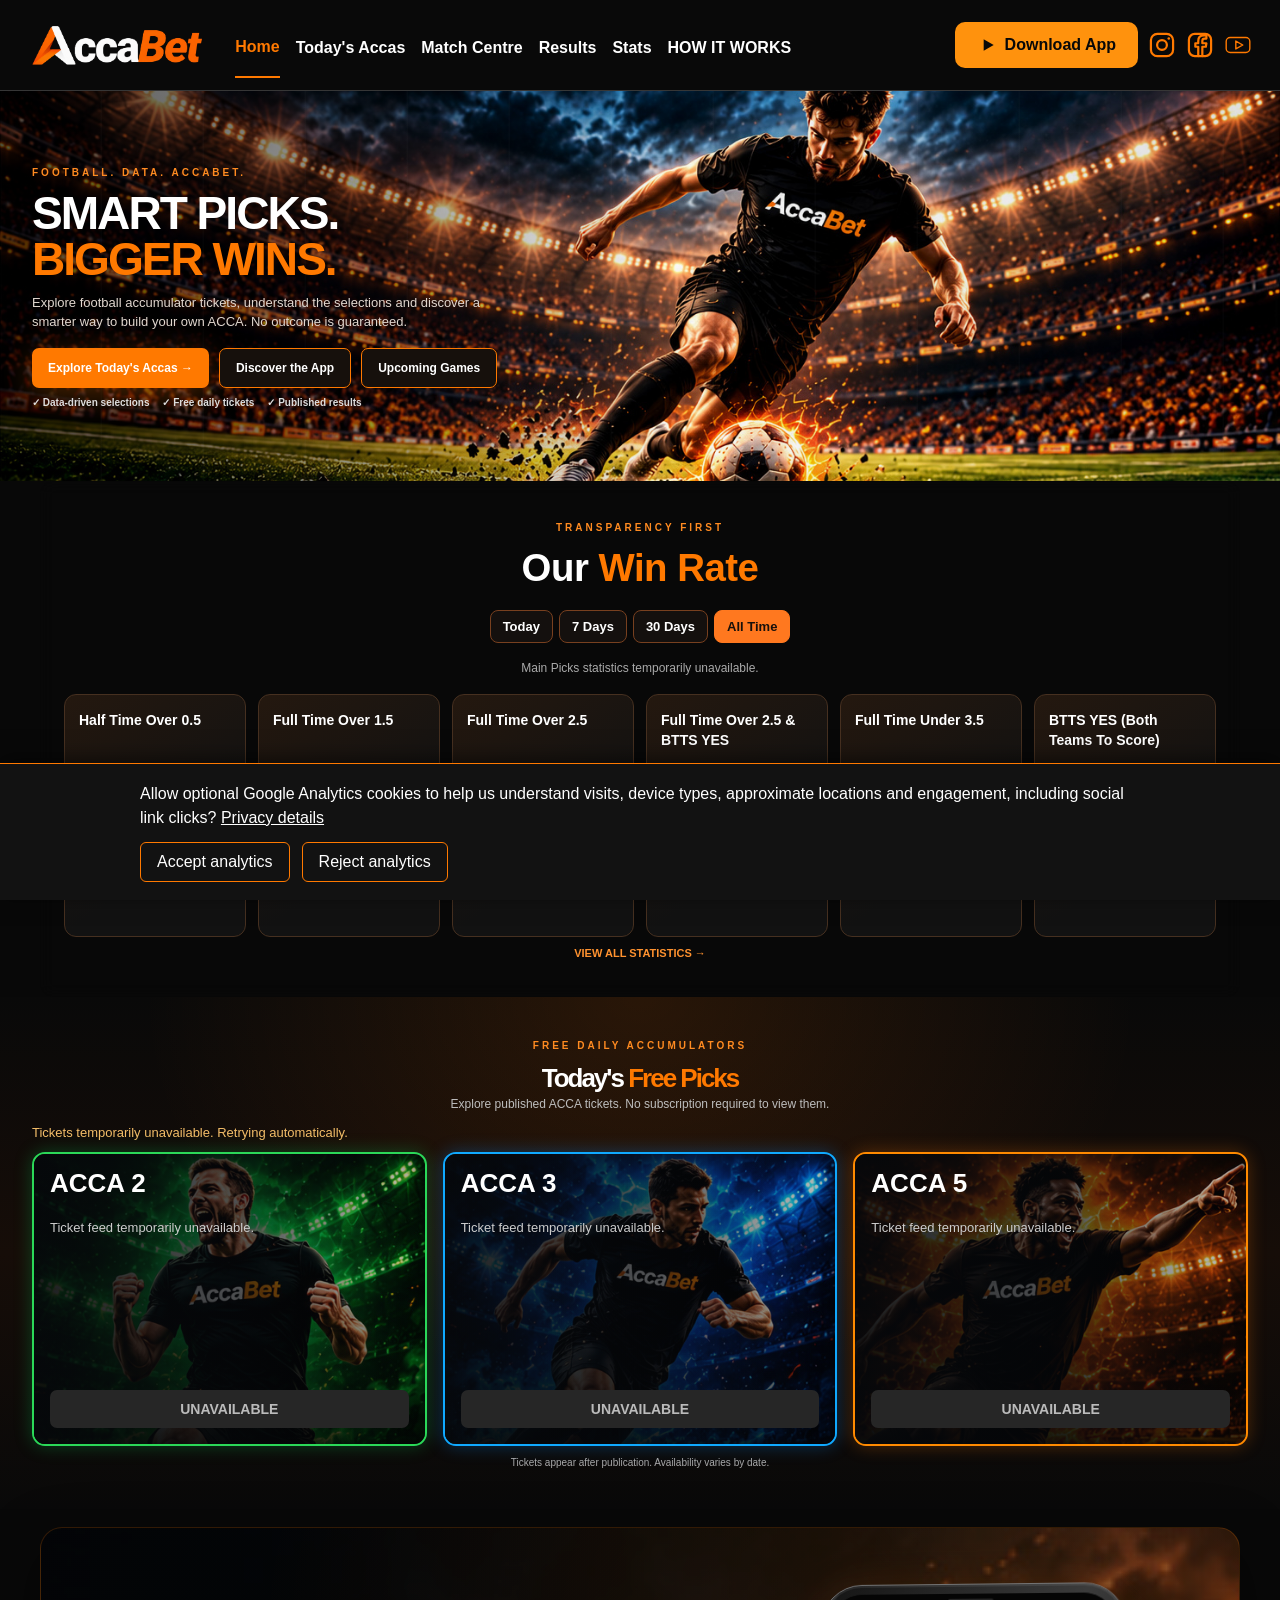
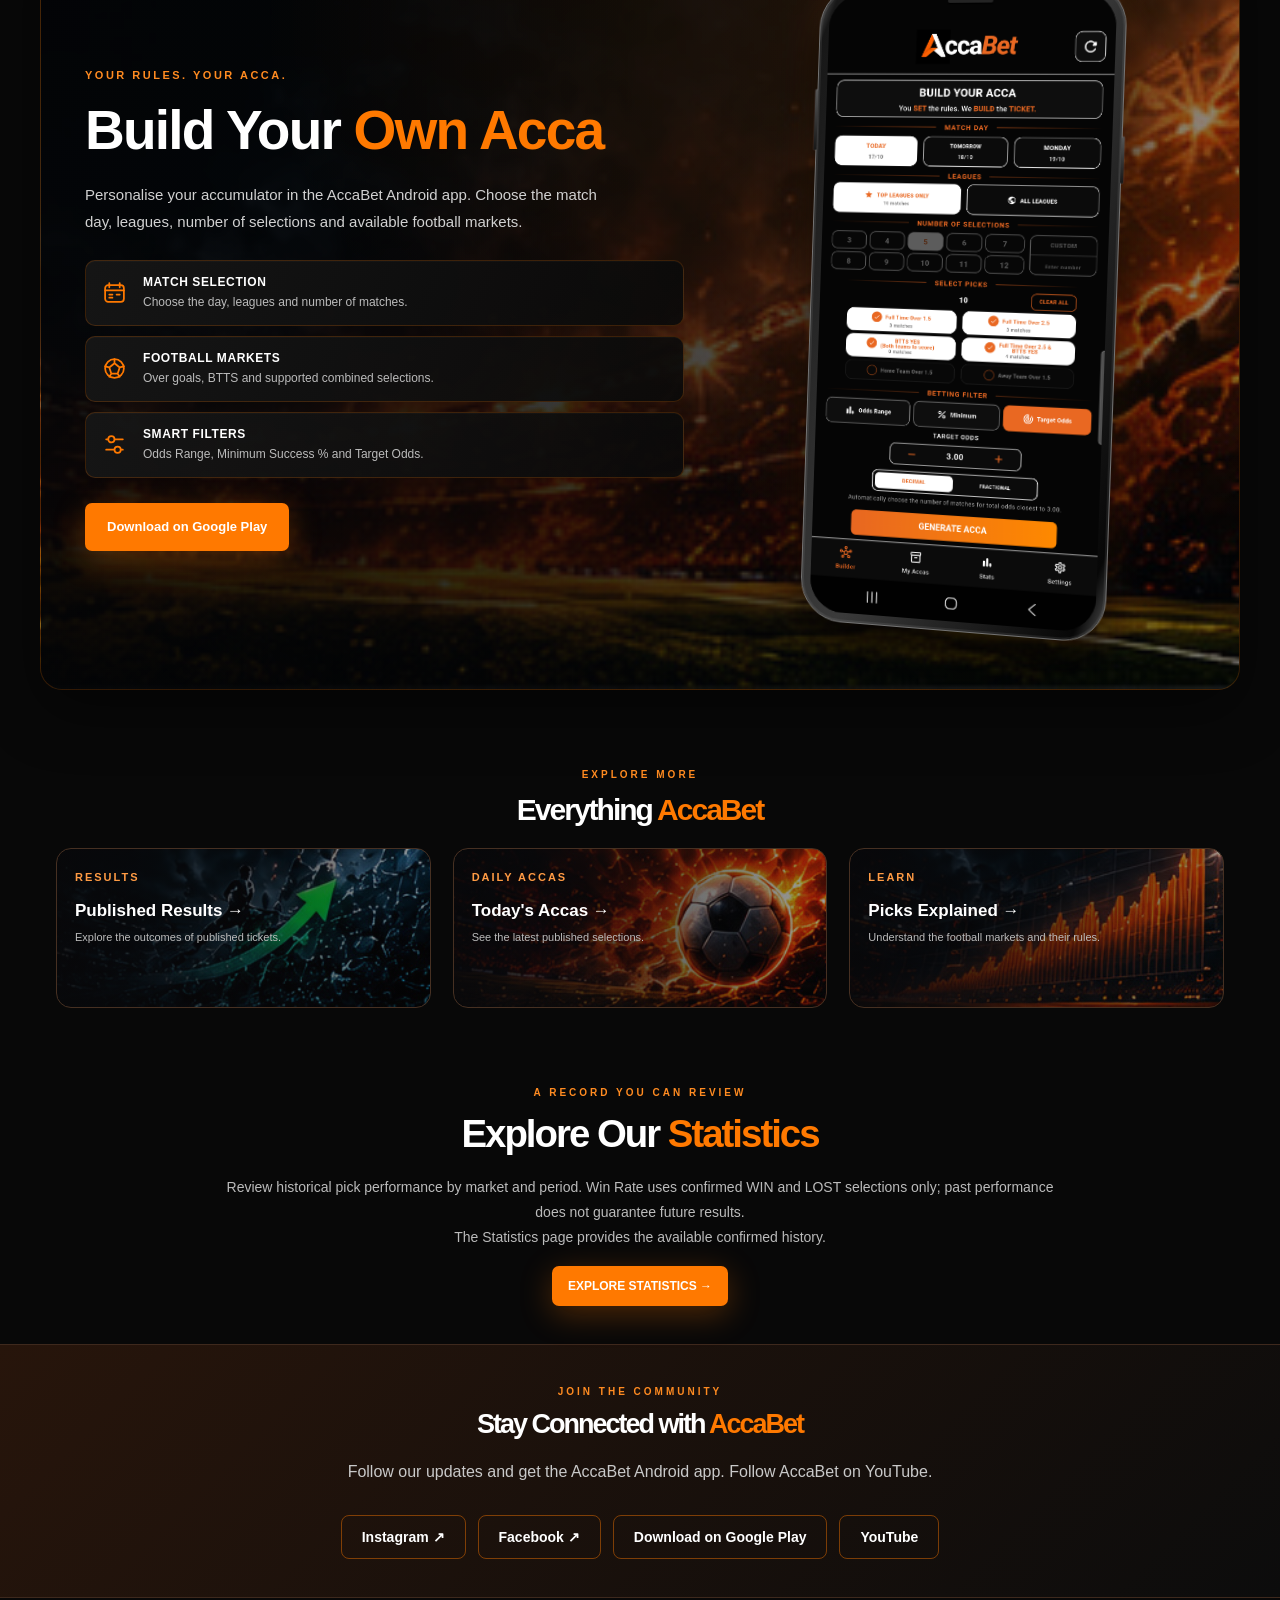
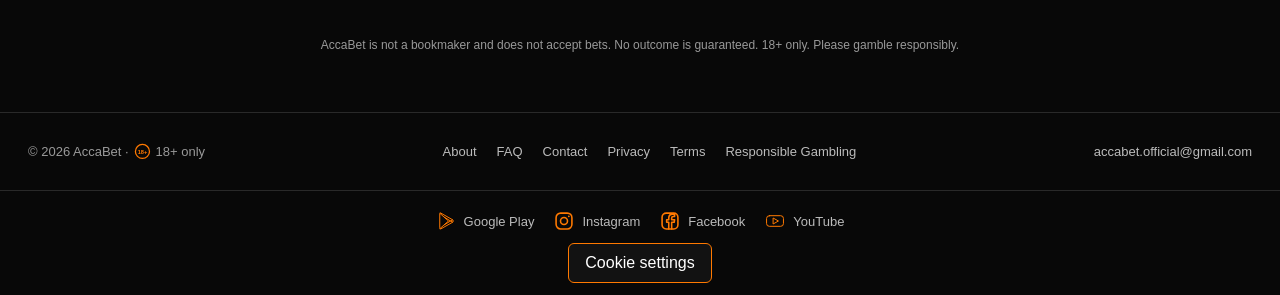
<file: index.html>
<!DOCTYPE html><html lang="en-GB"><head><meta charset="utf-8"><meta name="viewport" content="width=device-width,initial-scale=1"><meta name="description" content="Explore free daily ACCA tickets, football statistics and the AccaBet accumulator builder."><title>AccaBet | Smart Football Accumulators</title><link rel="canonical" href="https://www.accabet.co.uk/"><style>.ab-result.ab-result{color:#f4be69;background:#2b2419;border:1px solid #756044;border-radius:6px;padding:4px 8px;font-size:12px;font-weight:800;line-height:1.4;display:inline-block}.ab-result.ab-result--win{color:#70ef9b;background:#112b1b;border-color:#337f49}.ab-result.ab-result--lost{color:#ff9090;background:#311818;border-color:#884040}.ab-result.ab-result--void{color:#ddd;background:#292929;border-color:#666}.ab-selection-result{flex-wrap:wrap;align-items:center;gap:6px;margin-top:5px;display:flex}.ab-selection-result .ab-final-score{color:#eee;font-size:13px}.ab-feed-warning{color:#f4be69;margin:8px 0;font-size:13px}
</style><link rel="stylesheet" href="/_astro/BaseLayout.CgucN7R0.css"><link rel="stylesheet" href="/_astro/index.2RfDVaRC.css"></head><body><header class="site-header ab-new-header" data-astro-cid-nen7h5rs><div class="header-inner ab-header-inner" data-astro-cid-nen7h5rs><a class="site-logo ab-wordmark ab-original-logo" href="/" aria-label="AccaBet Home" data-astro-cid-nen7h5rs><img src="/images/accabet-logo.png" alt="AccaBet" width="2048" height="684" data-astro-cid-nen7h5rs></a><nav class="desktop-nav ab-main-nav" aria-label="Main navigation" data-astro-cid-nen7h5rs><a href="/" class="nav-link active" aria-current="page" data-astro-cid-nen7h5rs>Home</a><a href="/todays-accas/" class="nav-link" data-astro-cid-nen7h5rs>Today&#39;s Accas</a><a href="/upcoming-games/" class="nav-link" data-astro-cid-nen7h5rs>Match Centre</a><a href="/daily-accas/" class="nav-link" data-astro-cid-nen7h5rs>Results</a><a href="/statistics/" class="nav-link" data-astro-cid-nen7h5rs>Stats</a><a href="/how-it-works" class="nav-link" data-astro-cid-nen7h5rs>HOW IT WORKS</a></nav><div class="ab-header-actions" data-astro-cid-nen7h5rs><a class="ab-download" href="https://play.google.com/store/apps/details?id=com.accabet.accabet" target="_blank" rel="noopener noreferrer" aria-label="Download AccaBet on Google Play" data-astro-cid-nen7h5rs><svg viewBox="0 0 24 24" aria-hidden="true" data-astro-cid-nen7h5rs><path d="m8 5 12 7-12 7z" fill="currentColor" data-astro-cid-nen7h5rs></path></svg>Download App</a><a href="https://www.instagram.com/accabet.official/" target="_blank" rel="noopener noreferrer" aria-label="Instagram" data-astro-cid-nen7h5rs><img src="/images/social/instagram.svg" alt="" data-astro-cid-nen7h5rs></a><a href="https://www.facebook.com/people/AccaBet/61596018952152/" target="_blank" rel="noopener noreferrer" aria-label="Facebook" data-astro-cid-nen7h5rs><img src="/images/social/facebook.svg" alt="" data-astro-cid-nen7h5rs></a><a href="https://www.youtube.com/@AccaBetOfficial" target="_blank" rel="noopener noreferrer" aria-label="YouTube" data-astro-cid-nen7h5rs><img src="/images/social/youtube.svg" alt="" data-astro-cid-nen7h5rs></a></div><details class="mobile-menu" data-astro-cid-nen7h5rs><summary aria-label="Open navigation menu" data-astro-cid-nen7h5rs><span data-astro-cid-nen7h5rs></span><span data-astro-cid-nen7h5rs></span><span data-astro-cid-nen7h5rs></span></summary><nav aria-label="Mobile navigation" data-astro-cid-nen7h5rs><a href="/" class="nav-link active" data-astro-cid-nen7h5rs>Home</a><a href="/todays-accas/" class="nav-link" data-astro-cid-nen7h5rs>Today&#39;s Accas</a><a href="/upcoming-games/" class="nav-link" data-astro-cid-nen7h5rs>Match Centre</a><a href="/daily-accas/" class="nav-link" data-astro-cid-nen7h5rs>Results</a><a href="/statistics/" class="nav-link" data-astro-cid-nen7h5rs>Stats</a><a href="/how-it-works" class="nav-link" data-astro-cid-nen7h5rs>HOW IT WORKS</a><a href="https://play.google.com/store/apps/details?id=com.accabet.accabet" target="_blank" rel="noopener noreferrer" data-astro-cid-nen7h5rs>Download App</a></nav></details></div></header><main id="accabet-home" class="home-premium home-upgraded" data-astro-cid-lcdefpme><div id="home-slide-1" class="home-slide home-slide-first" data-astro-cid-lcdefpme><section class="home-hero" data-astro-cid-lcdefpme><div class="home-hero-content" data-astro-cid-lcdefpme><p class="home-eyebrow" data-astro-cid-lcdefpme>FOOTBALL. DATA. ACCABET.</p><h1 data-astro-cid-lcdefpme>SMART PICKS.<br data-astro-cid-lcdefpme><span data-astro-cid-lcdefpme>BIGGER WINS.</span></h1><p class="home-hero-description" data-astro-cid-lcdefpme>Explore football accumulator tickets, understand the selections and discover a smarter way to build your own ACCA. No outcome is guaranteed.</p><div class="home-actions" data-astro-cid-lcdefpme><a class="home-button home-button-primary" href="/todays-accas/" data-astro-cid-lcdefpme>Explore Today's Accas →</a><a class="home-button home-button-outline" href="#build-your-acca" data-astro-cid-lcdefpme>Discover the App</a><a class="home-button home-button-outline" href="/upcoming-games/" data-astro-cid-lcdefpme>Upcoming Games</a></div><div class="home-benefits" data-astro-cid-lcdefpme><span data-astro-cid-lcdefpme>✓ Data-driven selections</span><span data-astro-cid-lcdefpme>✓ Free daily tickets</span><span data-astro-cid-lcdefpme>✓ Published results</span></div></div><div class="home-hero-art" aria-hidden="true" data-astro-cid-lcdefpme><div class="home-stadium-lights" data-astro-cid-lcdefpme></div><div class="home-pitch" data-astro-cid-lcdefpme></div><div class="home-ball" data-astro-cid-lcdefpme>⚽</div><div class="home-art-label" data-astro-cid-lcdefpme>ACCA<span data-astro-cid-lcdefpme>BET</span></div></div></section><section class="home-section home-win-rate" data-astro-cid-lcdefpme><div class="home-section-heading" data-astro-cid-lcdefpme><p class="home-eyebrow" data-astro-cid-lcdefpme>TRANSPARENCY FIRST</p><h2 data-astro-cid-lcdefpme>Our <span data-astro-cid-lcdefpme>Win Rate</span></h2><p id="home-statistics-period" aria-live="polite" data-astro-cid-lcdefpme></p></div><div class="home-stat-filters" role="group" aria-label="Win rate date range" data-astro-cid-lcdefpme><button type="button" data-home-period="today" aria-pressed="false" data-astro-cid-lcdefpme>Today</button><button type="button" data-home-period="7d" aria-pressed="false" data-astro-cid-lcdefpme>7 Days</button><button type="button" data-home-period="30d" aria-pressed="false" data-astro-cid-lcdefpme>30 Days</button><button type="button" data-home-period="all" aria-pressed="true" data-astro-cid-lcdefpme>All Time</button></div><p id="home-statistics-status" class="home-feed-status" role="status" data-astro-cid-lcdefpme>Loading confirmed statistics…</p><div class="home-pick-statistics" aria-busy="true" data-astro-cid-lcdefpme><article class="home-pick-stat" data-home-pick="HT_OVER_0_5" data-astro-cid-lcdefpme><h3 data-astro-cid-lcdefpme>Half Time Over 0.5</h3><strong data-stat="rate" data-astro-cid-lcdefpme>—</strong><span class="home-stat-caption" data-astro-cid-lcdefpme>WIN RATE</span><dl data-astro-cid-lcdefpme><div data-astro-cid-lcdefpme><dt data-astro-cid-lcdefpme>WIN</dt><dd data-stat="wins" data-astro-cid-lcdefpme>—</dd></div><div data-astro-cid-lcdefpme><dt data-astro-cid-lcdefpme>LOST</dt><dd data-stat="losses" data-astro-cid-lcdefpme>—</dd></div><div data-astro-cid-lcdefpme><dt data-astro-cid-lcdefpme>Settled matches</dt><dd data-stat="settled" data-astro-cid-lcdefpme>—</dd></div></dl><p data-stat="empty" data-astro-cid-lcdefpme></p></article><article class="home-pick-stat" data-home-pick="FT_OVER_1_5" data-astro-cid-lcdefpme><h3 data-astro-cid-lcdefpme>Full Time Over 1.5</h3><strong data-stat="rate" data-astro-cid-lcdefpme>—</strong><span class="home-stat-caption" data-astro-cid-lcdefpme>WIN RATE</span><dl data-astro-cid-lcdefpme><div data-astro-cid-lcdefpme><dt data-astro-cid-lcdefpme>WIN</dt><dd data-stat="wins" data-astro-cid-lcdefpme>—</dd></div><div data-astro-cid-lcdefpme><dt data-astro-cid-lcdefpme>LOST</dt><dd data-stat="losses" data-astro-cid-lcdefpme>—</dd></div><div data-astro-cid-lcdefpme><dt data-astro-cid-lcdefpme>Settled matches</dt><dd data-stat="settled" data-astro-cid-lcdefpme>—</dd></div></dl><p data-stat="empty" data-astro-cid-lcdefpme></p></article><article class="home-pick-stat" data-home-pick="FT_OVER_2_5" data-astro-cid-lcdefpme><h3 data-astro-cid-lcdefpme>Full Time Over 2.5</h3><strong data-stat="rate" data-astro-cid-lcdefpme>—</strong><span class="home-stat-caption" data-astro-cid-lcdefpme>WIN RATE</span><dl data-astro-cid-lcdefpme><div data-astro-cid-lcdefpme><dt data-astro-cid-lcdefpme>WIN</dt><dd data-stat="wins" data-astro-cid-lcdefpme>—</dd></div><div data-astro-cid-lcdefpme><dt data-astro-cid-lcdefpme>LOST</dt><dd data-stat="losses" data-astro-cid-lcdefpme>—</dd></div><div data-astro-cid-lcdefpme><dt data-astro-cid-lcdefpme>Settled matches</dt><dd data-stat="settled" data-astro-cid-lcdefpme>—</dd></div></dl><p data-stat="empty" data-astro-cid-lcdefpme></p></article><article class="home-pick-stat" data-home-pick="FT_OVER_2_5_BTTS_YES" data-astro-cid-lcdefpme><h3 data-astro-cid-lcdefpme>Full Time Over 2.5 &amp; BTTS YES</h3><strong data-stat="rate" data-astro-cid-lcdefpme>—</strong><span class="home-stat-caption" data-astro-cid-lcdefpme>WIN RATE</span><dl data-astro-cid-lcdefpme><div data-astro-cid-lcdefpme><dt data-astro-cid-lcdefpme>WIN</dt><dd data-stat="wins" data-astro-cid-lcdefpme>—</dd></div><div data-astro-cid-lcdefpme><dt data-astro-cid-lcdefpme>LOST</dt><dd data-stat="losses" data-astro-cid-lcdefpme>—</dd></div><div data-astro-cid-lcdefpme><dt data-astro-cid-lcdefpme>Settled matches</dt><dd data-stat="settled" data-astro-cid-lcdefpme>—</dd></div></dl><p data-stat="empty" data-astro-cid-lcdefpme></p></article><article class="home-pick-stat" data-home-pick="FT_UNDER_3_5" data-astro-cid-lcdefpme><h3 data-astro-cid-lcdefpme>Full Time Under 3.5</h3><strong data-stat="rate" data-astro-cid-lcdefpme>—</strong><span class="home-stat-caption" data-astro-cid-lcdefpme>WIN RATE</span><dl data-astro-cid-lcdefpme><div data-astro-cid-lcdefpme><dt data-astro-cid-lcdefpme>WIN</dt><dd data-stat="wins" data-astro-cid-lcdefpme>—</dd></div><div data-astro-cid-lcdefpme><dt data-astro-cid-lcdefpme>LOST</dt><dd data-stat="losses" data-astro-cid-lcdefpme>—</dd></div><div data-astro-cid-lcdefpme><dt data-astro-cid-lcdefpme>Settled matches</dt><dd data-stat="settled" data-astro-cid-lcdefpme>—</dd></div></dl><p data-stat="empty" data-astro-cid-lcdefpme></p></article><article class="home-pick-stat" data-home-pick="BTTS_YES" data-astro-cid-lcdefpme><h3 data-astro-cid-lcdefpme>BTTS YES (Both Teams To Score)</h3><strong data-stat="rate" data-astro-cid-lcdefpme>—</strong><span class="home-stat-caption" data-astro-cid-lcdefpme>WIN RATE</span><dl data-astro-cid-lcdefpme><div data-astro-cid-lcdefpme><dt data-astro-cid-lcdefpme>WIN</dt><dd data-stat="wins" data-astro-cid-lcdefpme>—</dd></div><div data-astro-cid-lcdefpme><dt data-astro-cid-lcdefpme>LOST</dt><dd data-stat="losses" data-astro-cid-lcdefpme>—</dd></div><div data-astro-cid-lcdefpme><dt data-astro-cid-lcdefpme>Settled matches</dt><dd data-stat="settled" data-astro-cid-lcdefpme>—</dd></div></dl><p data-stat="empty" data-astro-cid-lcdefpme></p></article></div><a class="home-text-link" href="/statistics/" data-astro-cid-lcdefpme>VIEW ALL STATISTICS →</a></section><section class="home-section home-free-picks" data-astro-cid-lcdefpme><div class="home-section-heading" data-astro-cid-lcdefpme><p class="home-eyebrow" data-astro-cid-lcdefpme>FREE DAILY ACCUMULATORS</p><h2 data-astro-cid-lcdefpme>Today's <span data-astro-cid-lcdefpme>Free Picks</span></h2><p data-astro-cid-lcdefpme>Explore published ACCA tickets. No subscription required to view them.</p></div><p id="ab-feed-warning" class="ab-feed-warning" role="status" data-astro-cid-lcdefpme></p><div id="ab-public-tickets" class="home-picks-grid" aria-live="polite" data-astro-cid-lcdefpme><p class="home-note" data-astro-cid-lcdefpme>Loading published tickets...</p></div><p class="home-note" data-astro-cid-lcdefpme>Tickets appear after publication. Availability varies by date.</p></section></div><div id="home-slide-2" class="home-slide home-slide-second" data-astro-cid-lcdefpme><section id="build-your-acca" class="home-section home-builder" data-astro-cid-lcdefpme><div class="home-builder-copy" data-astro-cid-lcdefpme><p class="home-eyebrow" data-astro-cid-lcdefpme>YOUR RULES. YOUR ACCA.</p><h2 data-astro-cid-lcdefpme>Build Your <span data-astro-cid-lcdefpme>Own Acca</span></h2><p data-astro-cid-lcdefpme>Personalise your accumulator in the AccaBet Android app. Choose the match day, leagues, number of selections and available football markets.</p><div class="home-feature-list" data-astro-cid-lcdefpme><div data-astro-cid-lcdefpme><svg viewBox="0 0 24 24" aria-hidden="true" fill="none" stroke="currentColor" stroke-width="1.7" stroke-linecap="round" stroke-linejoin="round" data-astro-cid-lcdefpme><rect x="3" y="5" width="18" height="16" rx="3" data-astro-cid-lcdefpme></rect><path d="M7 3v4M17 3v4M3 10h18M7 14h3M14 14h3M7 17h3" data-astro-cid-lcdefpme></path></svg><div data-astro-cid-lcdefpme><strong data-astro-cid-lcdefpme>MATCH SELECTION</strong><span data-astro-cid-lcdefpme>Choose the day, leagues and number of matches.</span></div></div><div data-astro-cid-lcdefpme><svg viewBox="0 0 24 24" aria-hidden="true" fill="none" stroke="currentColor" stroke-width="1.7" stroke-linecap="round" stroke-linejoin="round" data-astro-cid-lcdefpme><circle cx="12" cy="12" r="9" data-astro-cid-lcdefpme></circle><path d="m12 7 5 4-2 6H9l-2-6 5-4ZM12 7V3M7 11l-4-1M9 17l-2 3M15 17l2 3M17 11l4-1" data-astro-cid-lcdefpme></path></svg><div data-astro-cid-lcdefpme><strong data-astro-cid-lcdefpme>FOOTBALL MARKETS</strong><span data-astro-cid-lcdefpme>Over goals, BTTS and supported combined selections.</span></div></div><div data-astro-cid-lcdefpme><svg viewBox="0 0 24 24" aria-hidden="true" fill="none" stroke="currentColor" stroke-width="1.7" stroke-linecap="round" data-astro-cid-lcdefpme><path d="M4 7h16M4 17h16" data-astro-cid-lcdefpme></path><circle cx="9" cy="7" r="3" fill="#141414" data-astro-cid-lcdefpme></circle><circle cx="15" cy="17" r="3" fill="#141414" data-astro-cid-lcdefpme></circle></svg><div data-astro-cid-lcdefpme><strong data-astro-cid-lcdefpme>SMART FILTERS</strong><span data-astro-cid-lcdefpme>Odds Range, Minimum Success % and Target Odds.</span></div></div></div><a class="home-button home-button-primary" href="https://play.google.com/store/apps/details?id=com.accabet.accabet" target="_blank" rel="noopener noreferrer" data-astro-cid-lcdefpme>Download on Google Play</a></div><figure class="home-phone-wrap" data-astro-cid-lcdefpme><div class="home-phone" data-astro-cid-lcdefpme><div class="home-phone-camera" aria-hidden="true" data-astro-cid-lcdefpme></div><div class="home-phone-screen" data-astro-cid-lcdefpme><img class="home-real-builder-screen" src="/images/home-v2/accabet-builder-real.png" width="1080" height="2340" alt="Actual AccaBet Android Builder screen showing match day, leagues, selections, football markets and betting filters" loading="lazy" decoding="async" data-astro-cid-lcdefpme></div></div></figure></section><section class="home-section home-explore" data-astro-cid-lcdefpme><div class="home-section-heading" data-astro-cid-lcdefpme><p class="home-eyebrow" data-astro-cid-lcdefpme>EXPLORE MORE</p><h2 data-astro-cid-lcdefpme>Everything <span data-astro-cid-lcdefpme>AccaBet</span></h2></div><div class="home-explore-grid" data-astro-cid-lcdefpme><a href="/daily-accas/" data-astro-cid-lcdefpme><span data-astro-cid-lcdefpme>RESULTS</span><h3 data-astro-cid-lcdefpme>Published Results →</h3><p data-astro-cid-lcdefpme>Explore the outcomes of published tickets.</p></a><a href="/todays-accas/" data-astro-cid-lcdefpme><span data-astro-cid-lcdefpme>DAILY ACCAS</span><h3 data-astro-cid-lcdefpme>Today's Accas →</h3><p data-astro-cid-lcdefpme>See the latest published selections.</p></a><a href="/picks-explained/" data-astro-cid-lcdefpme><span data-astro-cid-lcdefpme>LEARN</span><h3 data-astro-cid-lcdefpme>Picks Explained →</h3><p data-astro-cid-lcdefpme>Understand the football markets and their rules.</p></a></div></section><section class="home-section home-statistics-intro" data-astro-cid-lcdefpme><p class="home-eyebrow" data-astro-cid-lcdefpme>A RECORD YOU CAN REVIEW</p><h2 data-astro-cid-lcdefpme>Explore Our <span data-astro-cid-lcdefpme>Statistics</span></h2><p data-astro-cid-lcdefpme>Review historical pick performance by market and period. Win Rate uses confirmed WIN and LOST selections only; past performance does not guarantee future results.</p><p id="home-statistics-summary" class="home-feed-status" data-astro-cid-lcdefpme>The Statistics page provides the available confirmed history.</p><a class="home-button home-button-primary" href="/statistics/" data-astro-cid-lcdefpme>EXPLORE STATISTICS →</a></section><section id="social-platforms" class="home-section home-social" data-astro-cid-lcdefpme><p class="home-eyebrow" data-astro-cid-lcdefpme>JOIN THE COMMUNITY</p><h2 data-astro-cid-lcdefpme>Stay Connected with <span data-astro-cid-lcdefpme>AccaBet</span></h2><p data-astro-cid-lcdefpme>Follow our updates and get the AccaBet Android app. Follow AccaBet on YouTube.</p><div class="home-social-links" data-astro-cid-lcdefpme><a href="https://www.instagram.com/accabet.official/" target="_blank" rel="noopener noreferrer" data-astro-cid-lcdefpme>Instagram ↗</a><a href="https://www.facebook.com/people/AccaBet/61596018952152/" target="_blank" rel="noopener noreferrer" data-astro-cid-lcdefpme>Facebook ↗</a><a href="https://play.google.com/store/apps/details?id=com.accabet.accabet" target="_blank" rel="noopener noreferrer" data-astro-cid-lcdefpme>Download on Google Play</a><a href="https://www.youtube.com/@AccaBetOfficial" target="_blank" rel="noopener noreferrer" data-astro-cid-lcdefpme>YouTube</a></div></section></div><p class="home-disclaimer" data-astro-cid-lcdefpme>AccaBet is not a bookmaker and does not accept bets. No outcome is guaranteed. 18+ only. Please gamble responsibly.</p></main><script type="module" src="/_astro/index.astro_astro_type_script_index_0_lang.CsuXDibC.js"></script><footer class="site-footer"><div class="footer-inner"><span class="footer-age">© 2026 AccaBet · <svg class="ab-icon" aria-hidden="true" viewBox="0 0 24 24" fill="none" stroke="currentColor" stroke-width="1.8"><circle cx="12" cy="12" r="10"></circle><text x="12" y="15.5" text-anchor="middle" font-size="8" font-weight="800" stroke="none" fill="currentColor">18+</text></svg> 18+ only</span><nav aria-label="Footer navigation"><a href="/how-it-works/">About</a><a href="/faq/">FAQ</a><a href="/contact/">Contact</a><a href="/privacy/">Privacy</a><a href="/terms/">Terms</a><a href="/responsible-gambling/">Responsible Gambling</a></nav><a href="mailto:accabet.official@gmail.com">accabet.official@gmail.com</a></div><nav class="footer-social" aria-label="Social platforms"><a href="https://play.google.com/store/apps/details?id=com.accabet.accabet" target="_blank" rel="noopener noreferrer" aria-label="Download AccaBet on Google Play"><img class="footer-social-logo" src="/images/social/google-play.svg" alt="" aria-hidden="true"> Google Play</a><a href="https://www.instagram.com/accabet.official/" target="_blank" rel="noopener noreferrer"><img class="footer-social-logo" src="/images/social/instagram.svg" alt="" aria-hidden="true"> Instagram</a><a href="https://www.facebook.com/people/AccaBet/61596018952152/" target="_blank" rel="noopener noreferrer"><img class="footer-social-logo" src="/images/social/facebook.svg" alt="" aria-hidden="true"> Facebook</a><a href="https://www.youtube.com/@AccaBetOfficial" target="_blank" rel="noopener noreferrer"><img class="footer-social-logo" src="/images/social/youtube.svg" alt="" aria-hidden="true"> YouTube</a></nav></footer><aside id="analytics-consent" aria-label="Analytics cookie preferences" hidden data-astro-cid-5krk3x6l><p data-astro-cid-5krk3x6l>Allow optional Google Analytics cookies to help us understand visits, device types, approximate locations and engagement, including social link clicks? <a href="/privacy/#website-analytics" data-astro-cid-5krk3x6l>Privacy details</a></p><div data-astro-cid-5krk3x6l><button type="button" data-analytics-choice="accepted" data-astro-cid-5krk3x6l>Accept analytics</button><button type="button" data-analytics-choice="rejected" data-astro-cid-5krk3x6l>Reject analytics</button></div></aside><button id="analytics-settings" type="button" data-astro-cid-5krk3x6l>Cookie settings</button><script defer src="/analytics.js" data-measurement-id="G-DXY0L56227"></script></body></html>
</file>
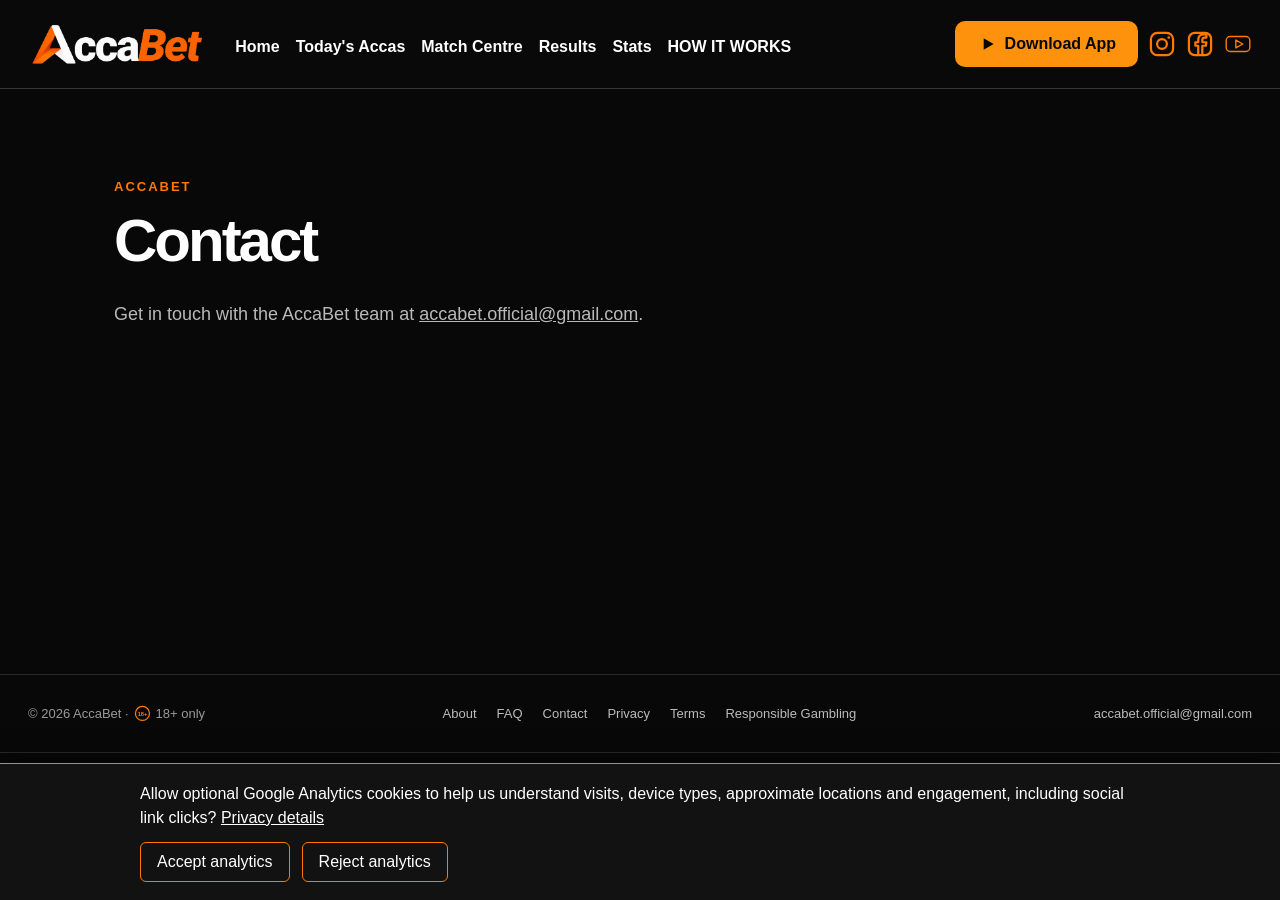
<file: contact/index.html>
<!DOCTYPE html><html lang="en-GB"><head><meta charset="utf-8"><meta name="viewport" content="width=device-width,initial-scale=1"><meta name="description" content="Contact the AccaBet team for enquiries about the website and football accumulator tools."><title>Contact | AccaBet</title><link rel="canonical" href="https://www.accabet.co.uk/contact/"><link rel="stylesheet" href="/_astro/BaseLayout.CgucN7R0.css"></head><body><header class="site-header ab-new-header" data-astro-cid-nen7h5rs><div class="header-inner ab-header-inner" data-astro-cid-nen7h5rs><a class="site-logo ab-wordmark ab-original-logo" href="/" aria-label="AccaBet Home" data-astro-cid-nen7h5rs><img src="/images/accabet-logo.png" alt="AccaBet" width="2048" height="684" data-astro-cid-nen7h5rs></a><nav class="desktop-nav ab-main-nav" aria-label="Main navigation" data-astro-cid-nen7h5rs><a href="/" class="nav-link" data-astro-cid-nen7h5rs>Home</a><a href="/todays-accas/" class="nav-link" data-astro-cid-nen7h5rs>Today&#39;s Accas</a><a href="/upcoming-games/" class="nav-link" data-astro-cid-nen7h5rs>Match Centre</a><a href="/daily-accas/" class="nav-link" data-astro-cid-nen7h5rs>Results</a><a href="/statistics/" class="nav-link" data-astro-cid-nen7h5rs>Stats</a><a href="/how-it-works" class="nav-link" data-astro-cid-nen7h5rs>HOW IT WORKS</a></nav><div class="ab-header-actions" data-astro-cid-nen7h5rs><a class="ab-download" href="https://play.google.com/store/apps/details?id=com.accabet.accabet" target="_blank" rel="noopener noreferrer" aria-label="Download AccaBet on Google Play" data-astro-cid-nen7h5rs><svg viewBox="0 0 24 24" aria-hidden="true" data-astro-cid-nen7h5rs><path d="m8 5 12 7-12 7z" fill="currentColor" data-astro-cid-nen7h5rs></path></svg>Download App</a><a href="https://www.instagram.com/accabet.official/" target="_blank" rel="noopener noreferrer" aria-label="Instagram" data-astro-cid-nen7h5rs><img src="/images/social/instagram.svg" alt="" data-astro-cid-nen7h5rs></a><a href="https://www.facebook.com/people/AccaBet/61596018952152/" target="_blank" rel="noopener noreferrer" aria-label="Facebook" data-astro-cid-nen7h5rs><img src="/images/social/facebook.svg" alt="" data-astro-cid-nen7h5rs></a><a href="https://www.youtube.com/@AccaBetOfficial" target="_blank" rel="noopener noreferrer" aria-label="YouTube" data-astro-cid-nen7h5rs><img src="/images/social/youtube.svg" alt="" data-astro-cid-nen7h5rs></a></div><details class="mobile-menu" data-astro-cid-nen7h5rs><summary aria-label="Open navigation menu" data-astro-cid-nen7h5rs><span data-astro-cid-nen7h5rs></span><span data-astro-cid-nen7h5rs></span><span data-astro-cid-nen7h5rs></span></summary><nav aria-label="Mobile navigation" data-astro-cid-nen7h5rs><a href="/" class="nav-link" data-astro-cid-nen7h5rs>Home</a><a href="/todays-accas/" class="nav-link" data-astro-cid-nen7h5rs>Today&#39;s Accas</a><a href="/upcoming-games/" class="nav-link" data-astro-cid-nen7h5rs>Match Centre</a><a href="/daily-accas/" class="nav-link" data-astro-cid-nen7h5rs>Results</a><a href="/statistics/" class="nav-link" data-astro-cid-nen7h5rs>Stats</a><a href="/how-it-works" class="nav-link" data-astro-cid-nen7h5rs>HOW IT WORKS</a><a href="https://play.google.com/store/apps/details?id=com.accabet.accabet" target="_blank" rel="noopener noreferrer" data-astro-cid-nen7h5rs>Download App</a></nav></details></div></header><main class="page-shell"><div class="eyebrow">ACCABET</div><h1>Contact</h1><p>Get in touch with the AccaBet team at <a href="mailto:accabet.official@gmail.com">accabet.official@gmail.com</a>.</p></main><footer class="site-footer"><div class="footer-inner"><span class="footer-age">© 2026 AccaBet · <svg class="ab-icon" aria-hidden="true" viewBox="0 0 24 24" fill="none" stroke="currentColor" stroke-width="1.8"><circle cx="12" cy="12" r="10"></circle><text x="12" y="15.5" text-anchor="middle" font-size="8" font-weight="800" stroke="none" fill="currentColor">18+</text></svg> 18+ only</span><nav aria-label="Footer navigation"><a href="/how-it-works/">About</a><a href="/faq/">FAQ</a><a href="/contact/">Contact</a><a href="/privacy/">Privacy</a><a href="/terms/">Terms</a><a href="/responsible-gambling/">Responsible Gambling</a></nav><a href="mailto:accabet.official@gmail.com">accabet.official@gmail.com</a></div><nav class="footer-social" aria-label="Social platforms"><a href="https://play.google.com/store/apps/details?id=com.accabet.accabet" target="_blank" rel="noopener noreferrer" aria-label="Download AccaBet on Google Play"><img class="footer-social-logo" src="/images/social/google-play.svg" alt="" aria-hidden="true"> Google Play</a><a href="https://www.instagram.com/accabet.official/" target="_blank" rel="noopener noreferrer"><img class="footer-social-logo" src="/images/social/instagram.svg" alt="" aria-hidden="true"> Instagram</a><a href="https://www.facebook.com/people/AccaBet/61596018952152/" target="_blank" rel="noopener noreferrer"><img class="footer-social-logo" src="/images/social/facebook.svg" alt="" aria-hidden="true"> Facebook</a><a href="https://www.youtube.com/@AccaBetOfficial" target="_blank" rel="noopener noreferrer"><img class="footer-social-logo" src="/images/social/youtube.svg" alt="" aria-hidden="true"> YouTube</a></nav></footer><aside id="analytics-consent" aria-label="Analytics cookie preferences" hidden data-astro-cid-5krk3x6l><p data-astro-cid-5krk3x6l>Allow optional Google Analytics cookies to help us understand visits, device types, approximate locations and engagement, including social link clicks? <a href="/privacy/#website-analytics" data-astro-cid-5krk3x6l>Privacy details</a></p><div data-astro-cid-5krk3x6l><button type="button" data-analytics-choice="accepted" data-astro-cid-5krk3x6l>Accept analytics</button><button type="button" data-analytics-choice="rejected" data-astro-cid-5krk3x6l>Reject analytics</button></div></aside><button id="analytics-settings" type="button" data-astro-cid-5krk3x6l>Cookie settings</button><script defer src="/analytics.js" data-measurement-id="G-DXY0L56227"></script></body></html>
</file>
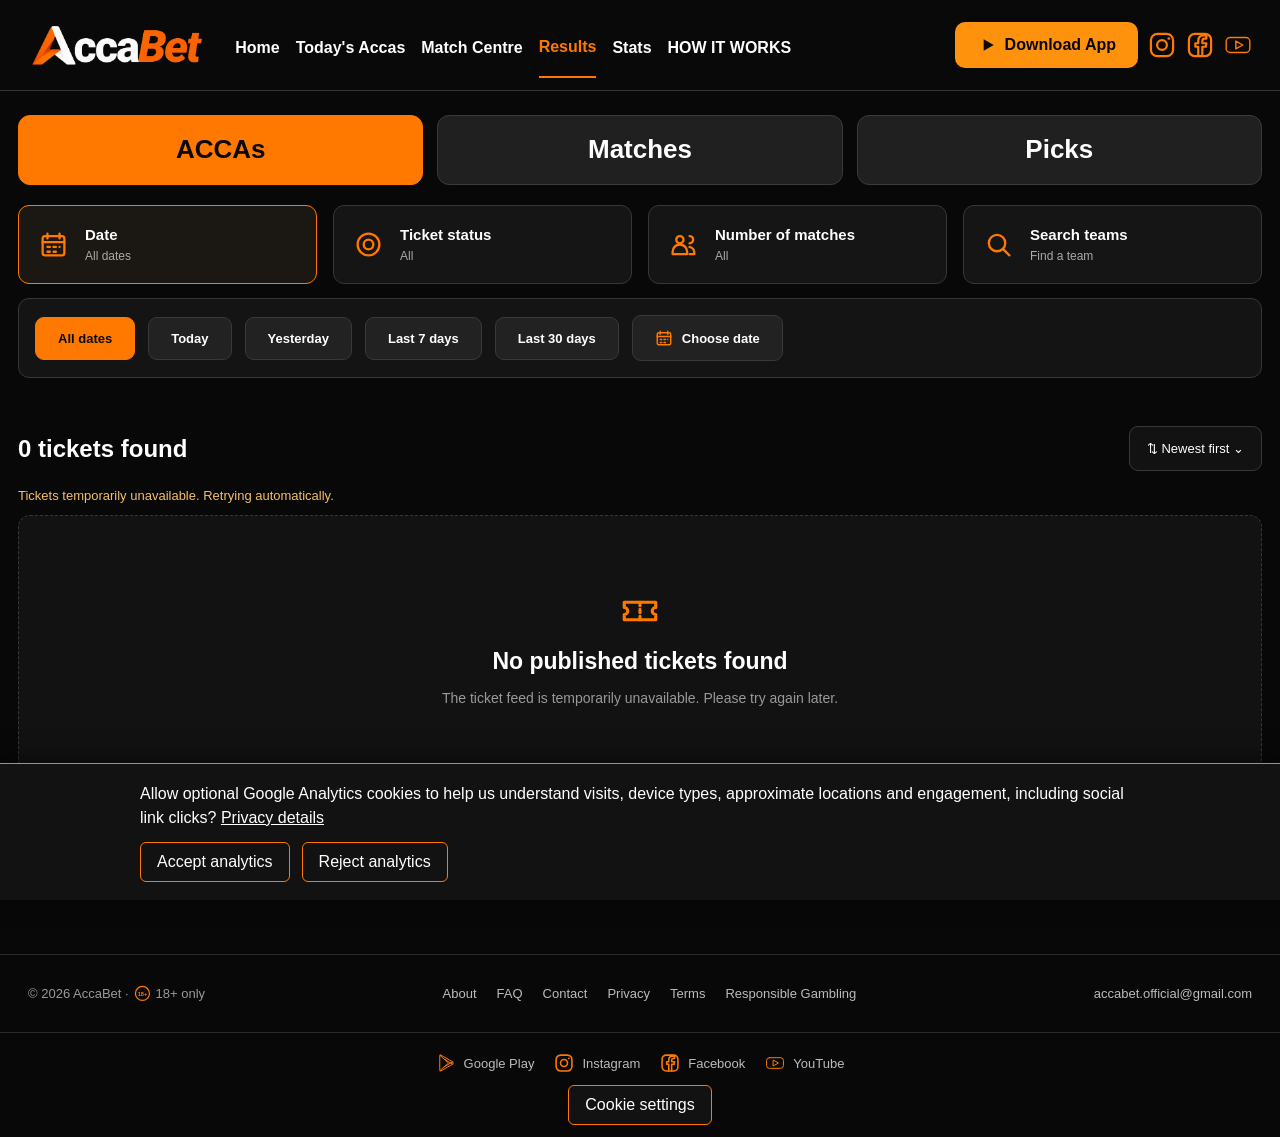
<file: daily-accas/index.html>
<!DOCTYPE html><html lang="en-GB"><head><meta charset="utf-8"><meta name="viewport" content="width=device-width,initial-scale=1"><meta name="description" content="Explore AccaBet's generated accumulator tickets."><title>Daily Accas | AccaBet</title><link rel="canonical" href="https://www.accabet.co.uk/daily-accas/"><style>.ab-result.ab-result{color:#f4be69;background:#2b2419;border:1px solid #756044;border-radius:6px;padding:4px 8px;font-size:12px;font-weight:800;line-height:1.4;display:inline-block}.ab-result.ab-result--win{color:#70ef9b;background:#112b1b;border-color:#337f49}.ab-result.ab-result--lost{color:#ff9090;background:#311818;border-color:#884040}.ab-result.ab-result--void{color:#ddd;background:#292929;border-color:#666}.ab-selection-result{flex-wrap:wrap;align-items:center;gap:6px;margin-top:5px;display:flex}.ab-selection-result .ab-final-score{color:#eee;font-size:13px}.ab-feed-warning{color:#f4be69;margin:8px 0;font-size:13px}
</style><link rel="stylesheet" href="/_astro/compactTickets.DHxNmeEE.css"><link rel="stylesheet" href="/_astro/BaseLayout.CgucN7R0.css"><link rel="stylesheet" href="/_astro/daily-accas.Om2krfNQ.css"></head><body><header class="site-header ab-new-header" data-astro-cid-nen7h5rs><div class="header-inner ab-header-inner" data-astro-cid-nen7h5rs><a class="site-logo ab-wordmark ab-original-logo" href="/" aria-label="AccaBet Home" data-astro-cid-nen7h5rs><img src="/images/accabet-logo.png" alt="AccaBet" width="2048" height="684" data-astro-cid-nen7h5rs></a><nav class="desktop-nav ab-main-nav" aria-label="Main navigation" data-astro-cid-nen7h5rs><a href="/" class="nav-link" data-astro-cid-nen7h5rs>Home</a><a href="/todays-accas/" class="nav-link" data-astro-cid-nen7h5rs>Today&#39;s Accas</a><a href="/upcoming-games/" class="nav-link" data-astro-cid-nen7h5rs>Match Centre</a><a href="/daily-accas/" class="nav-link active" aria-current="page" data-astro-cid-nen7h5rs>Results</a><a href="/statistics/" class="nav-link" data-astro-cid-nen7h5rs>Stats</a><a href="/how-it-works" class="nav-link" data-astro-cid-nen7h5rs>HOW IT WORKS</a></nav><div class="ab-header-actions" data-astro-cid-nen7h5rs><a class="ab-download" href="https://play.google.com/store/apps/details?id=com.accabet.accabet" target="_blank" rel="noopener noreferrer" aria-label="Download AccaBet on Google Play" data-astro-cid-nen7h5rs><svg viewBox="0 0 24 24" aria-hidden="true" data-astro-cid-nen7h5rs><path d="m8 5 12 7-12 7z" fill="currentColor" data-astro-cid-nen7h5rs></path></svg>Download App</a><a href="https://www.instagram.com/accabet.official/" target="_blank" rel="noopener noreferrer" aria-label="Instagram" data-astro-cid-nen7h5rs><img src="/images/social/instagram.svg" alt="" data-astro-cid-nen7h5rs></a><a href="https://www.facebook.com/people/AccaBet/61596018952152/" target="_blank" rel="noopener noreferrer" aria-label="Facebook" data-astro-cid-nen7h5rs><img src="/images/social/facebook.svg" alt="" data-astro-cid-nen7h5rs></a><a href="https://www.youtube.com/@AccaBetOfficial" target="_blank" rel="noopener noreferrer" aria-label="YouTube" data-astro-cid-nen7h5rs><img src="/images/social/youtube.svg" alt="" data-astro-cid-nen7h5rs></a></div><details class="mobile-menu" data-astro-cid-nen7h5rs><summary aria-label="Open navigation menu" data-astro-cid-nen7h5rs><span data-astro-cid-nen7h5rs></span><span data-astro-cid-nen7h5rs></span><span data-astro-cid-nen7h5rs></span></summary><nav aria-label="Mobile navigation" data-astro-cid-nen7h5rs><a href="/" class="nav-link" data-astro-cid-nen7h5rs>Home</a><a href="/todays-accas/" class="nav-link" data-astro-cid-nen7h5rs>Today&#39;s Accas</a><a href="/upcoming-games/" class="nav-link" data-astro-cid-nen7h5rs>Match Centre</a><a href="/daily-accas/" class="nav-link active" data-astro-cid-nen7h5rs>Results</a><a href="/statistics/" class="nav-link" data-astro-cid-nen7h5rs>Stats</a><a href="/how-it-works" class="nav-link" data-astro-cid-nen7h5rs>HOW IT WORKS</a><a href="https://play.google.com/store/apps/details?id=com.accabet.accabet" target="_blank" rel="noopener noreferrer" data-astro-cid-nen7h5rs>Download App</a></nav></details></div></header><main class="daily-page ab-today-compact ab-results-page" data-astro-cid-i7eobnhz><div class="results-tabs" role="tablist" aria-label="Results sections" data-astro-cid-i7eobnhz><button id="results-tab-accas" type="button" role="tab" data-results-tab="accas" aria-selected="true" aria-controls="results-panel" data-astro-cid-i7eobnhz>ACCAs</button><button id="results-tab-matches" type="button" role="tab" data-results-tab="matches" aria-selected="false" aria-controls="results-panel" tabindex="-1" data-astro-cid-i7eobnhz>Matches</button><button id="results-tab-picks" type="button" role="tab" data-results-tab="picks" aria-selected="false" aria-controls="results-panel" tabindex="-1" data-astro-cid-i7eobnhz>Picks</button></div><section class="filter-section" aria-label="Results filters" data-astro-cid-i7eobnhz><div class="main-filters" data-astro-cid-i7eobnhz><button class="main-filter active" data-panel="date" type="button" data-astro-cid-i7eobnhz><span class="filter-icon" aria-hidden="true" data-astro-cid-i7eobnhz><svg viewBox="0 0 24 24" fill="none" stroke="currentColor" stroke-width="1.9" stroke-linecap="round" stroke-linejoin="round" data-astro-cid-i7eobnhz><rect x="3" y="5" width="18" height="16" rx="2" data-astro-cid-i7eobnhz></rect><path d="M7 3v4M17 3v4M3 10h18" data-astro-cid-i7eobnhz></path><path d="M7 14h2M12 14h2M17 14h.01M7 18h2M12 18h2" data-astro-cid-i7eobnhz></path></svg></span><span class="filter-label" data-astro-cid-i7eobnhz><strong data-astro-cid-i7eobnhz>Date</strong><small id="date-label" data-astro-cid-i7eobnhz>All dates</small></span></button><button class="main-filter" data-panel="status" type="button" data-astro-cid-i7eobnhz><span class="filter-icon" aria-hidden="true" data-astro-cid-i7eobnhz><svg viewBox="0 0 24 24" fill="none" stroke="currentColor" stroke-width="1.9" stroke-linecap="round" stroke-linejoin="round" data-astro-cid-i7eobnhz><circle cx="12" cy="12" r="9" data-astro-cid-i7eobnhz></circle><circle cx="12" cy="12" r="4" data-astro-cid-i7eobnhz></circle></svg></span><span class="filter-label" data-astro-cid-i7eobnhz><strong data-astro-cid-i7eobnhz>Ticket status</strong><small id="status-label" data-astro-cid-i7eobnhz>All</small></span></button><button class="main-filter" data-panel="matches" type="button" data-astro-cid-i7eobnhz><span class="filter-icon" aria-hidden="true" data-astro-cid-i7eobnhz><svg viewBox="0 0 24 24" fill="none" stroke="currentColor" stroke-width="1.9" stroke-linecap="round" stroke-linejoin="round" data-astro-cid-i7eobnhz><circle cx="9" cy="8" r="3" data-astro-cid-i7eobnhz></circle><path d="M3 20v-2a6 6 0 0 1 12 0v2H3Z" data-astro-cid-i7eobnhz></path><path d="M17 5a3 3 0 0 1 0 6" data-astro-cid-i7eobnhz></path><path d="M17 14a5 5 0 0 1 4 5v1h-4" data-astro-cid-i7eobnhz></path></svg></span><span class="filter-label" data-astro-cid-i7eobnhz><strong data-astro-cid-i7eobnhz>Number of matches</strong><small id="matches-label" data-astro-cid-i7eobnhz>All</small></span></button><button class="main-filter" data-panel="search" type="button" data-astro-cid-i7eobnhz><span class="filter-icon" aria-hidden="true" data-astro-cid-i7eobnhz><svg viewBox="0 0 24 24" fill="none" stroke="currentColor" stroke-width="1.9" stroke-linecap="round" stroke-linejoin="round" data-astro-cid-i7eobnhz><circle cx="10.8" cy="10.8" r="6.8" data-astro-cid-i7eobnhz></circle><path d="m16 16 5 5" data-astro-cid-i7eobnhz></path></svg></span><span class="filter-label" data-astro-cid-i7eobnhz><strong data-astro-cid-i7eobnhz>Search teams</strong><small id="search-label" data-astro-cid-i7eobnhz>Find a team</small></span></button></div><div class="submenu" id="date-panel" data-astro-cid-i7eobnhz><button class="sub-button selected" data-date="all" type="button" data-astro-cid-i7eobnhz>All dates</button><button class="sub-button" data-date="today" type="button" data-astro-cid-i7eobnhz>Today</button><button class="sub-button" data-date="yesterday" type="button" data-astro-cid-i7eobnhz>Yesterday</button><button class="sub-button" data-date="last7" type="button" data-astro-cid-i7eobnhz>Last 7 days</button><button class="sub-button" data-date="last30" type="button" data-astro-cid-i7eobnhz>Last 30 days</button><button class="sub-button choose-date-button" data-date="custom" type="button" data-astro-cid-i7eobnhz><span class="choose-date-icon" aria-hidden="true" data-astro-cid-i7eobnhz><svg viewBox="0 0 24 24" fill="none" stroke="currentColor" stroke-width="1.9" stroke-linecap="round" stroke-linejoin="round" data-astro-cid-i7eobnhz><rect x="3" y="5" width="18" height="16" rx="2" data-astro-cid-i7eobnhz></rect><path d="M7 3v4M17 3v4M3 10h18" data-astro-cid-i7eobnhz></path><path d="M7 14h2M12 14h2M17 14h.01M7 18h2M12 18h2" data-astro-cid-i7eobnhz></path></svg></span><span data-astro-cid-i7eobnhz>Choose date</span></button><div class="custom-date hidden" id="custom-date-panel" data-astro-cid-i7eobnhz><label for="history-date" data-astro-cid-i7eobnhz>Select a date</label><input id="history-date" type="date" aria-label="Choose a historical date" data-astro-cid-i7eobnhz></div></div><div class="submenu hidden" id="status-panel" data-astro-cid-i7eobnhz><button class="sub-button selected" data-status="all" data-astro-cid-i7eobnhz>All</button><button class="sub-button" data-status="pending" data-astro-cid-i7eobnhz>Pending</button><button class="sub-button" data-status="win" data-astro-cid-i7eobnhz>Win</button><button class="sub-button" data-status="lost" data-astro-cid-i7eobnhz><svg class="ab-icon" aria-hidden="true" viewBox="0 0 24 24" fill="none" stroke="currentColor" stroke-width="1.8" stroke-linecap="round" stroke-linejoin="round" data-astro-cid-i7eobnhz><circle cx="12" cy="12" r="9" data-astro-cid-i7eobnhz></circle><path d="m9 9 6 6m0-6-6 6" data-astro-cid-i7eobnhz></path></svg> Lost</button><button class="sub-button" data-status="void" data-astro-cid-i7eobnhz>Void</button></div><div class="submenu hidden" id="matches-panel" data-astro-cid-i7eobnhz><button class="sub-button selected" data-matches="all" data-astro-cid-i7eobnhz>All</button><button class="sub-button" data-matches="2" data-astro-cid-i7eobnhz>2 matches</button><button class="sub-button" data-matches="3" data-astro-cid-i7eobnhz>3 matches</button><button class="sub-button" data-matches="4" data-astro-cid-i7eobnhz>4 matches</button><button class="sub-button" data-matches="5" data-astro-cid-i7eobnhz>5 matches</button><button class="sub-button" data-matches="6" data-astro-cid-i7eobnhz>6+ matches</button></div><div class="submenu hidden" id="search-panel" data-astro-cid-i7eobnhz><label class="search-box" data-astro-cid-i7eobnhz><span data-astro-cid-i7eobnhz><svg class="ab-icon" aria-hidden="true" viewBox="0 0 24 24" fill="none" stroke="currentColor" stroke-width="1.8" stroke-linecap="round" stroke-linejoin="round" data-astro-cid-i7eobnhz><circle cx="11" cy="11" r="7" data-astro-cid-i7eobnhz></circle><path d="m16 16 5 5" data-astro-cid-i7eobnhz></path></svg></span><input id="team-search" type="search" placeholder="Search for a team..." autocomplete="off" data-astro-cid-i7eobnhz></label><button id="clear-search" class="sub-button" type="button" data-astro-cid-i7eobnhz>Clear</button></div></section><label id="pick-category-control" class="pick-category-control" hidden data-astro-cid-i7eobnhz>Pick category<select id="pick-category" data-astro-cid-i7eobnhz><option value="all" data-astro-cid-i7eobnhz>All pick categories</option><option value="FT_OVER_1_5" data-astro-cid-i7eobnhz>Full Time Over 1.5</option><option value="FT_OVER_2_5" data-astro-cid-i7eobnhz>Full Time Over 2.5</option><option value="BTTS_YES" data-astro-cid-i7eobnhz>BTTS YES</option><option value="FT_OVER_2_5_BTTS_YES" data-astro-cid-i7eobnhz>Full Time Over 2.5 &amp; BTTS YES</option><option value="HOME_TEAM_OVER_1_5" data-astro-cid-i7eobnhz>Home Team Over 1.5</option><option value="AWAY_TEAM_OVER_1_5" data-astro-cid-i7eobnhz>Away Team Over 1.5</option><option value="HT_OVER_0_5" data-astro-cid-i7eobnhz>Half Time Over 0.5 (historical)</option><option value="FT_OVER_3_5" data-astro-cid-i7eobnhz>Full Time Over 3.5 (historical)</option></select></label><section id="results-panel" class="results-section" role="tabpanel" aria-labelledby="results-tab-accas" data-astro-cid-i7eobnhz><p id="results-data-note" class="results-data-note" hidden data-astro-cid-i7eobnhz></p><div class="results-heading" data-astro-cid-i7eobnhz><h2 id="results-count" data-astro-cid-i7eobnhz>0 tickets found</h2><div class="sort-options" aria-label="Sort tickets" data-astro-cid-i7eobnhz><button id="sort-button" type="button" aria-expanded="false" data-astro-cid-i7eobnhz>⇅ <span id="sort-label" data-astro-cid-i7eobnhz>Newest first</span> ⌄</button><div id="sort-menu" class="sort-menu hidden" data-astro-cid-i7eobnhz><button data-sort="newest" type="button" data-astro-cid-i7eobnhz>Newest first</button><button data-sort="oldest" type="button" data-astro-cid-i7eobnhz>Oldest first</button><button data-sort="highest" type="button" data-astro-cid-i7eobnhz>Highest odds</button><button data-sort="lowest" type="button" data-astro-cid-i7eobnhz>Lowest odds</button></div></div></div><div id="ticket-list" class="ticket-list" data-astro-cid-i7eobnhz><div class="empty-state" data-astro-cid-i7eobnhz><span class="empty-icon" data-astro-cid-i7eobnhz><svg class="ab-icon" aria-hidden="true" viewBox="0 0 24 24" fill="none" stroke="currentColor" stroke-width="1.8" stroke-linecap="round" stroke-linejoin="round" data-astro-cid-i7eobnhz><path d="M3 7h18v3a2 2 0 0 0 0 4v3H3v-3a2 2 0 0 0 0-4V7Z" data-astro-cid-i7eobnhz></path><path d="M12 7v10" stroke-dasharray="2 2" data-astro-cid-i7eobnhz></path></svg></span><h3 data-astro-cid-i7eobnhz>No published tickets yet</h3><p data-astro-cid-i7eobnhz>Published tickets will appear here when available.</p></div></div></section><p class="disclaimer" data-astro-cid-i7eobnhz>18+ only. AccaBet generates accumulator tickets and does not accept bets. No outcome is guaranteed.</p></main><footer class="site-footer"><div class="footer-inner"><span class="footer-age">© 2026 AccaBet · <svg class="ab-icon" aria-hidden="true" viewBox="0 0 24 24" fill="none" stroke="currentColor" stroke-width="1.8"><circle cx="12" cy="12" r="10"></circle><text x="12" y="15.5" text-anchor="middle" font-size="8" font-weight="800" stroke="none" fill="currentColor">18+</text></svg> 18+ only</span><nav aria-label="Footer navigation"><a href="/how-it-works/">About</a><a href="/faq/">FAQ</a><a href="/contact/">Contact</a><a href="/privacy/">Privacy</a><a href="/terms/">Terms</a><a href="/responsible-gambling/">Responsible Gambling</a></nav><a href="mailto:accabet.official@gmail.com">accabet.official@gmail.com</a></div><nav class="footer-social" aria-label="Social platforms"><a href="https://play.google.com/store/apps/details?id=com.accabet.accabet" target="_blank" rel="noopener noreferrer" aria-label="Download AccaBet on Google Play"><img class="footer-social-logo" src="/images/social/google-play.svg" alt="" aria-hidden="true"> Google Play</a><a href="https://www.instagram.com/accabet.official/" target="_blank" rel="noopener noreferrer"><img class="footer-social-logo" src="/images/social/instagram.svg" alt="" aria-hidden="true"> Instagram</a><a href="https://www.facebook.com/people/AccaBet/61596018952152/" target="_blank" rel="noopener noreferrer"><img class="footer-social-logo" src="/images/social/facebook.svg" alt="" aria-hidden="true"> Facebook</a><a href="https://www.youtube.com/@AccaBetOfficial" target="_blank" rel="noopener noreferrer"><img class="footer-social-logo" src="/images/social/youtube.svg" alt="" aria-hidden="true"> YouTube</a></nav></footer><aside id="analytics-consent" aria-label="Analytics cookie preferences" hidden data-astro-cid-5krk3x6l><p data-astro-cid-5krk3x6l>Allow optional Google Analytics cookies to help us understand visits, device types, approximate locations and engagement, including social link clicks? <a href="/privacy/#website-analytics" data-astro-cid-5krk3x6l>Privacy details</a></p><div data-astro-cid-5krk3x6l><button type="button" data-analytics-choice="accepted" data-astro-cid-5krk3x6l>Accept analytics</button><button type="button" data-analytics-choice="rejected" data-astro-cid-5krk3x6l>Reject analytics</button></div></aside><button id="analytics-settings" type="button" data-astro-cid-5krk3x6l>Cookie settings</button><script defer src="/analytics.js" data-measurement-id="G-DXY0L56227"></script></body></html><script type="module" src="/_astro/daily-accas.astro_astro_type_script_index_0_lang.D7F2pBF1.js"></script>
</file>
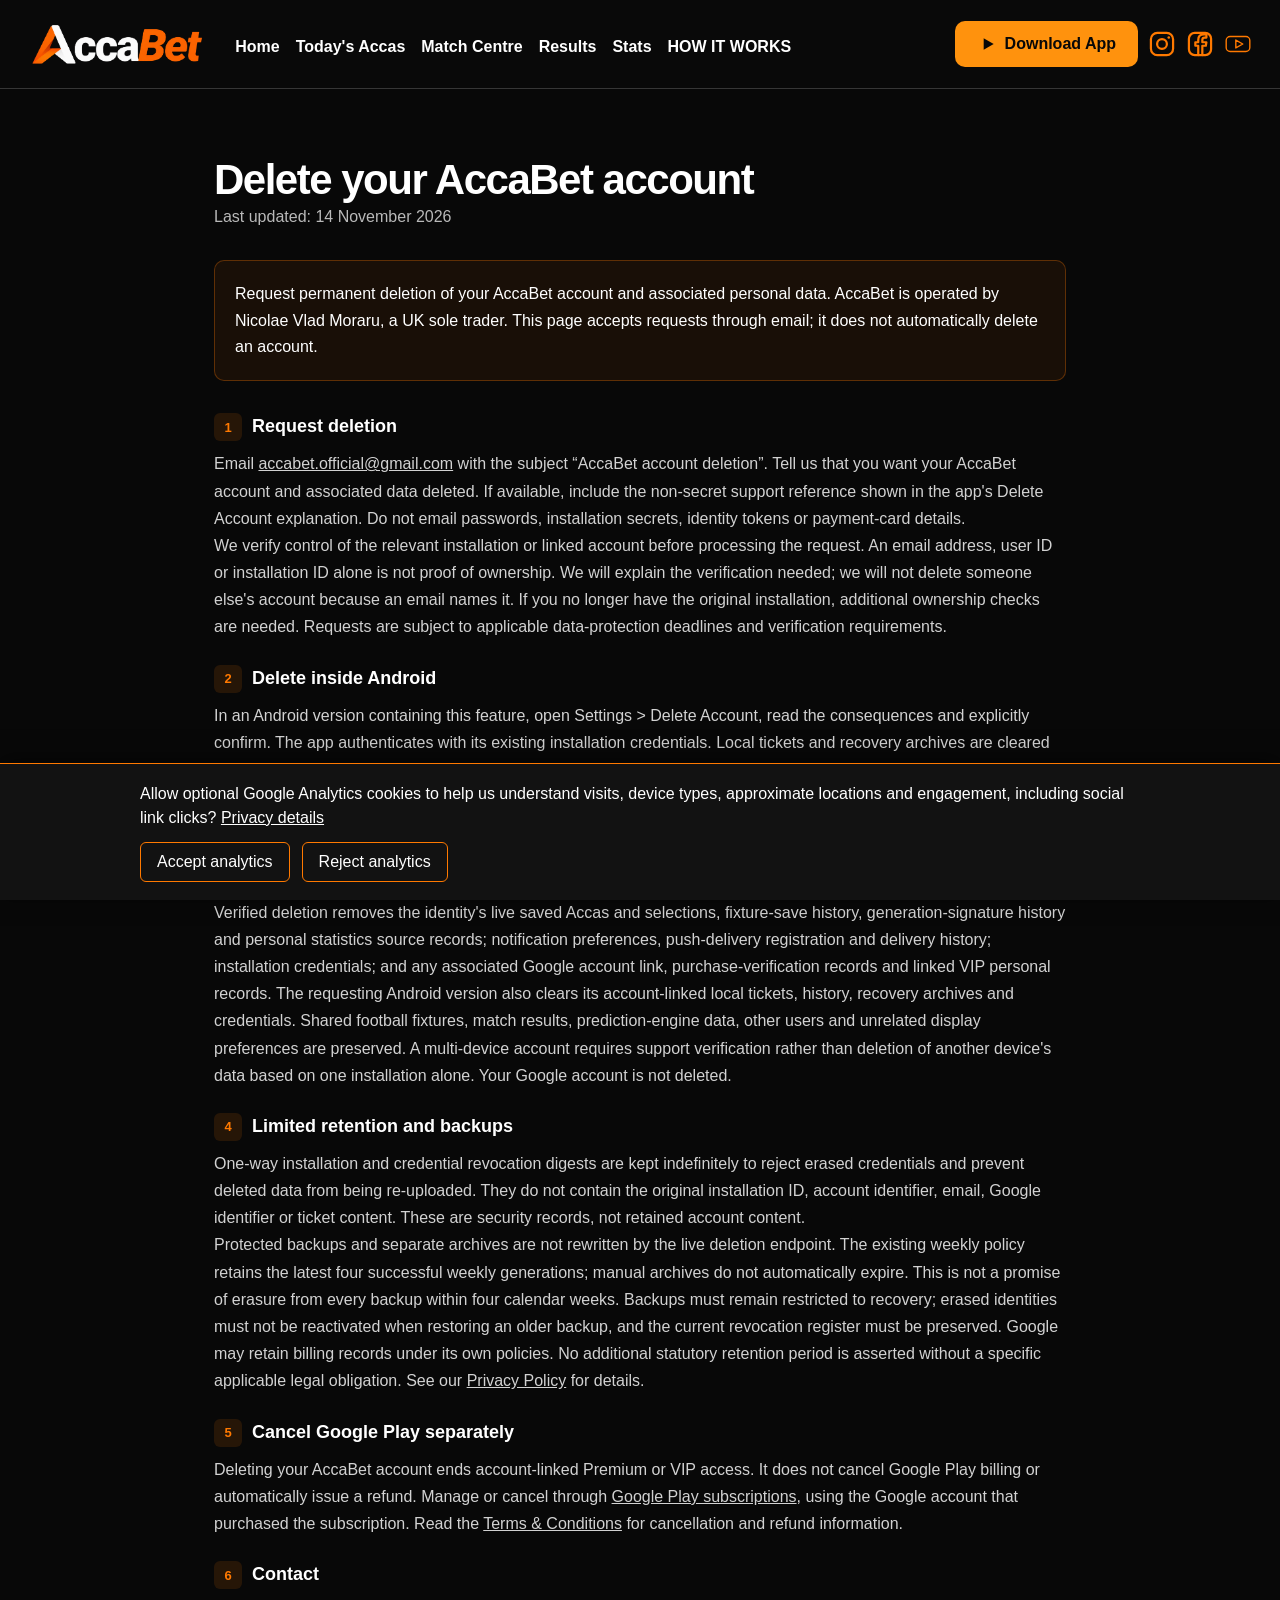
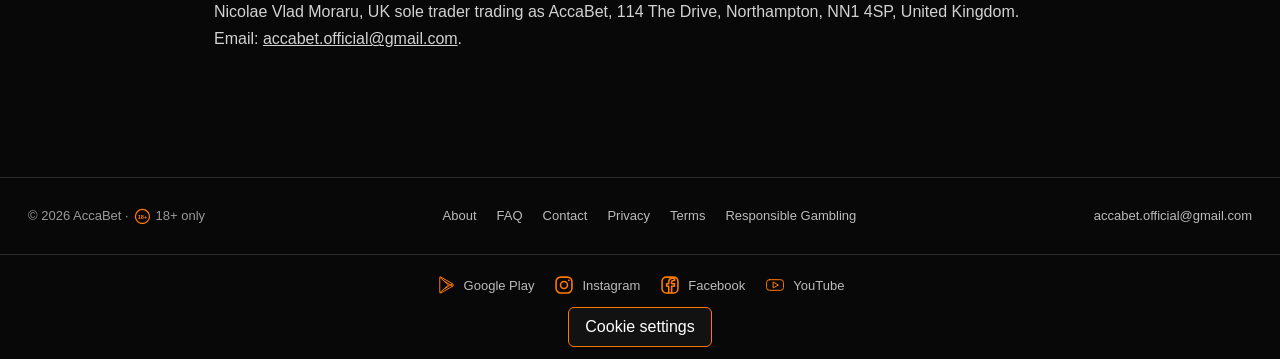
<file: delete-account/index.html>
<!DOCTYPE html><html lang="en-GB"><head><meta charset="utf-8"><meta name="viewport" content="width=device-width,initial-scale=1"><meta name="description" content="Request deletion of your AccaBet account and associated personal data."><title>Delete Account | AccaBet</title><link rel="canonical" href="https://www.accabet.co.uk/delete-account/"><link rel="stylesheet" href="/_astro/BaseLayout.CgucN7R0.css"></head><body><header class="site-header ab-new-header" data-astro-cid-nen7h5rs><div class="header-inner ab-header-inner" data-astro-cid-nen7h5rs><a class="site-logo ab-wordmark ab-original-logo" href="/" aria-label="AccaBet Home" data-astro-cid-nen7h5rs><img src="/images/accabet-logo.png" alt="AccaBet" width="2048" height="684" data-astro-cid-nen7h5rs></a><nav class="desktop-nav ab-main-nav" aria-label="Main navigation" data-astro-cid-nen7h5rs><a href="/" class="nav-link" data-astro-cid-nen7h5rs>Home</a><a href="/todays-accas/" class="nav-link" data-astro-cid-nen7h5rs>Today&#39;s Accas</a><a href="/upcoming-games/" class="nav-link" data-astro-cid-nen7h5rs>Match Centre</a><a href="/daily-accas/" class="nav-link" data-astro-cid-nen7h5rs>Results</a><a href="/statistics/" class="nav-link" data-astro-cid-nen7h5rs>Stats</a><a href="/how-it-works" class="nav-link" data-astro-cid-nen7h5rs>HOW IT WORKS</a></nav><div class="ab-header-actions" data-astro-cid-nen7h5rs><a class="ab-download" href="https://play.google.com/store/apps/details?id=com.accabet.accabet" target="_blank" rel="noopener noreferrer" aria-label="Download AccaBet on Google Play" data-astro-cid-nen7h5rs><svg viewBox="0 0 24 24" aria-hidden="true" data-astro-cid-nen7h5rs><path d="m8 5 12 7-12 7z" fill="currentColor" data-astro-cid-nen7h5rs></path></svg>Download App</a><a href="https://www.instagram.com/accabet.official/" target="_blank" rel="noopener noreferrer" aria-label="Instagram" data-astro-cid-nen7h5rs><img src="/images/social/instagram.svg" alt="" data-astro-cid-nen7h5rs></a><a href="https://www.facebook.com/people/AccaBet/61596018952152/" target="_blank" rel="noopener noreferrer" aria-label="Facebook" data-astro-cid-nen7h5rs><img src="/images/social/facebook.svg" alt="" data-astro-cid-nen7h5rs></a><a href="https://www.youtube.com/@AccaBetOfficial" target="_blank" rel="noopener noreferrer" aria-label="YouTube" data-astro-cid-nen7h5rs><img src="/images/social/youtube.svg" alt="" data-astro-cid-nen7h5rs></a></div><details class="mobile-menu" data-astro-cid-nen7h5rs><summary aria-label="Open navigation menu" data-astro-cid-nen7h5rs><span data-astro-cid-nen7h5rs></span><span data-astro-cid-nen7h5rs></span><span data-astro-cid-nen7h5rs></span></summary><nav aria-label="Mobile navigation" data-astro-cid-nen7h5rs><a href="/" class="nav-link" data-astro-cid-nen7h5rs>Home</a><a href="/todays-accas/" class="nav-link" data-astro-cid-nen7h5rs>Today&#39;s Accas</a><a href="/upcoming-games/" class="nav-link" data-astro-cid-nen7h5rs>Match Centre</a><a href="/daily-accas/" class="nav-link" data-astro-cid-nen7h5rs>Results</a><a href="/statistics/" class="nav-link" data-astro-cid-nen7h5rs>Stats</a><a href="/how-it-works" class="nav-link" data-astro-cid-nen7h5rs>HOW IT WORKS</a><a href="https://play.google.com/store/apps/details?id=com.accabet.accabet" target="_blank" rel="noopener noreferrer" data-astro-cid-nen7h5rs>Download App</a></nav></details></div></header><main class="legal"><h1>Delete your AccaBet account</h1><div class="date">Last updated: 14 November 2026</div><div class="intro">Request permanent deletion of your AccaBet account and associated personal data. AccaBet is operated by Nicolae Vlad Moraru, a UK sole trader. This page accepts requests through email; it does not automatically delete an account.</div><section><h2><b>1</b>Request deletion</h2><p>Email <a href="mailto:accabet.official@gmail.com?subject=AccaBet%20account%20deletion">accabet.official@gmail.com</a> with the subject “AccaBet account deletion”. Tell us that you want your AccaBet account and associated data deleted. If available, include the non-secret support reference shown in the app's Delete Account explanation. Do not email passwords, installation secrets, identity tokens or payment-card details.</p><p>We verify control of the relevant installation or linked account before processing the request. An email address, user ID or installation ID alone is not proof of ownership. We will explain the verification needed; we will not delete someone else's account because an email names it. If you no longer have the original installation, additional ownership checks are needed. Requests are subject to applicable data-protection deadlines and verification requirements.</p></section><section><h2><b>2</b>Delete inside Android</h2><p>In an Android version containing this feature, open Settings &gt; Delete Account, read the consequences and explicitly confirm. The app authenticates with its existing installation credentials. Local tickets and recovery archives are cleared only after the backend confirms deletion. If confirmation fails or the network outcome is uncertain, recoverable local data is kept and sync is paused until you retry. If your installed version does not show Delete Account, use the email request above. Reset Personal Data is not complete account deletion.</p></section><section><h2><b>3</b>Data removed</h2><p>Verified deletion removes the identity's live saved Accas and selections, fixture-save history, generation-signature history and personal statistics source records; notification preferences, push-delivery registration and delivery history; installation credentials; and any associated Google account link, purchase-verification records and linked VIP personal records. The requesting Android version also clears its account-linked local tickets, history, recovery archives and credentials. Shared football fixtures, match results, prediction-engine data, other users and unrelated display preferences are preserved. A multi-device account requires support verification rather than deletion of another device's data based on one installation alone. Your Google account is not deleted.</p></section><section><h2><b>4</b>Limited retention and backups</h2><p>One-way installation and credential revocation digests are kept indefinitely to reject erased credentials and prevent deleted data from being re-uploaded. They do not contain the original installation ID, account identifier, email, Google identifier or ticket content. These are security records, not retained account content.</p><p>Protected backups and separate archives are not rewritten by the live deletion endpoint. The existing weekly policy retains the latest four successful weekly generations; manual archives do not automatically expire. This is not a promise of erasure from every backup within four calendar weeks. Backups must remain restricted to recovery; erased identities must not be reactivated when restoring an older backup, and the current revocation register must be preserved. Google may retain billing records under its own policies. No additional statutory retention period is asserted without a specific applicable legal obligation. See our <a href="/privacy/">Privacy Policy</a> for details.</p></section><section><h2><b>5</b>Cancel Google Play separately</h2><p>Deleting your AccaBet account ends account-linked Premium or VIP access. It does not cancel Google Play billing or automatically issue a refund. Manage or cancel through <a href="https://play.google.com/store/account/subscriptions">Google Play subscriptions</a>, using the Google account that purchased the subscription. Read the <a href="/terms/">Terms &amp; Conditions</a> for cancellation and refund information.</p></section><section><h2><b>6</b>Contact</h2><p>Nicolae Vlad Moraru, UK sole trader trading as AccaBet, 114 The Drive, Northampton, NN1 4SP, United Kingdom. Email: <a href="mailto:accabet.official@gmail.com">accabet.official@gmail.com</a>.</p></section></main><footer class="site-footer"><div class="footer-inner"><span class="footer-age">© 2026 AccaBet · <svg class="ab-icon" aria-hidden="true" viewBox="0 0 24 24" fill="none" stroke="currentColor" stroke-width="1.8"><circle cx="12" cy="12" r="10"></circle><text x="12" y="15.5" text-anchor="middle" font-size="8" font-weight="800" stroke="none" fill="currentColor">18+</text></svg> 18+ only</span><nav aria-label="Footer navigation"><a href="/how-it-works/">About</a><a href="/faq/">FAQ</a><a href="/contact/">Contact</a><a href="/privacy/">Privacy</a><a href="/terms/">Terms</a><a href="/responsible-gambling/">Responsible Gambling</a></nav><a href="mailto:accabet.official@gmail.com">accabet.official@gmail.com</a></div><nav class="footer-social" aria-label="Social platforms"><a href="https://play.google.com/store/apps/details?id=com.accabet.accabet" target="_blank" rel="noopener noreferrer" aria-label="Download AccaBet on Google Play"><img class="footer-social-logo" src="/images/social/google-play.svg" alt="" aria-hidden="true"> Google Play</a><a href="https://www.instagram.com/accabet.official/" target="_blank" rel="noopener noreferrer"><img class="footer-social-logo" src="/images/social/instagram.svg" alt="" aria-hidden="true"> Instagram</a><a href="https://www.facebook.com/people/AccaBet/61596018952152/" target="_blank" rel="noopener noreferrer"><img class="footer-social-logo" src="/images/social/facebook.svg" alt="" aria-hidden="true"> Facebook</a><a href="https://www.youtube.com/@AccaBetOfficial" target="_blank" rel="noopener noreferrer"><img class="footer-social-logo" src="/images/social/youtube.svg" alt="" aria-hidden="true"> YouTube</a></nav></footer><aside id="analytics-consent" aria-label="Analytics cookie preferences" hidden data-astro-cid-5krk3x6l><p data-astro-cid-5krk3x6l>Allow optional Google Analytics cookies to help us understand visits, device types, approximate locations and engagement, including social link clicks? <a href="/privacy/#website-analytics" data-astro-cid-5krk3x6l>Privacy details</a></p><div data-astro-cid-5krk3x6l><button type="button" data-analytics-choice="accepted" data-astro-cid-5krk3x6l>Accept analytics</button><button type="button" data-analytics-choice="rejected" data-astro-cid-5krk3x6l>Reject analytics</button></div></aside><button id="analytics-settings" type="button" data-astro-cid-5krk3x6l>Cookie settings</button><script defer src="/analytics.js" data-measurement-id="G-DXY0L56227"></script></body></html>
</file>
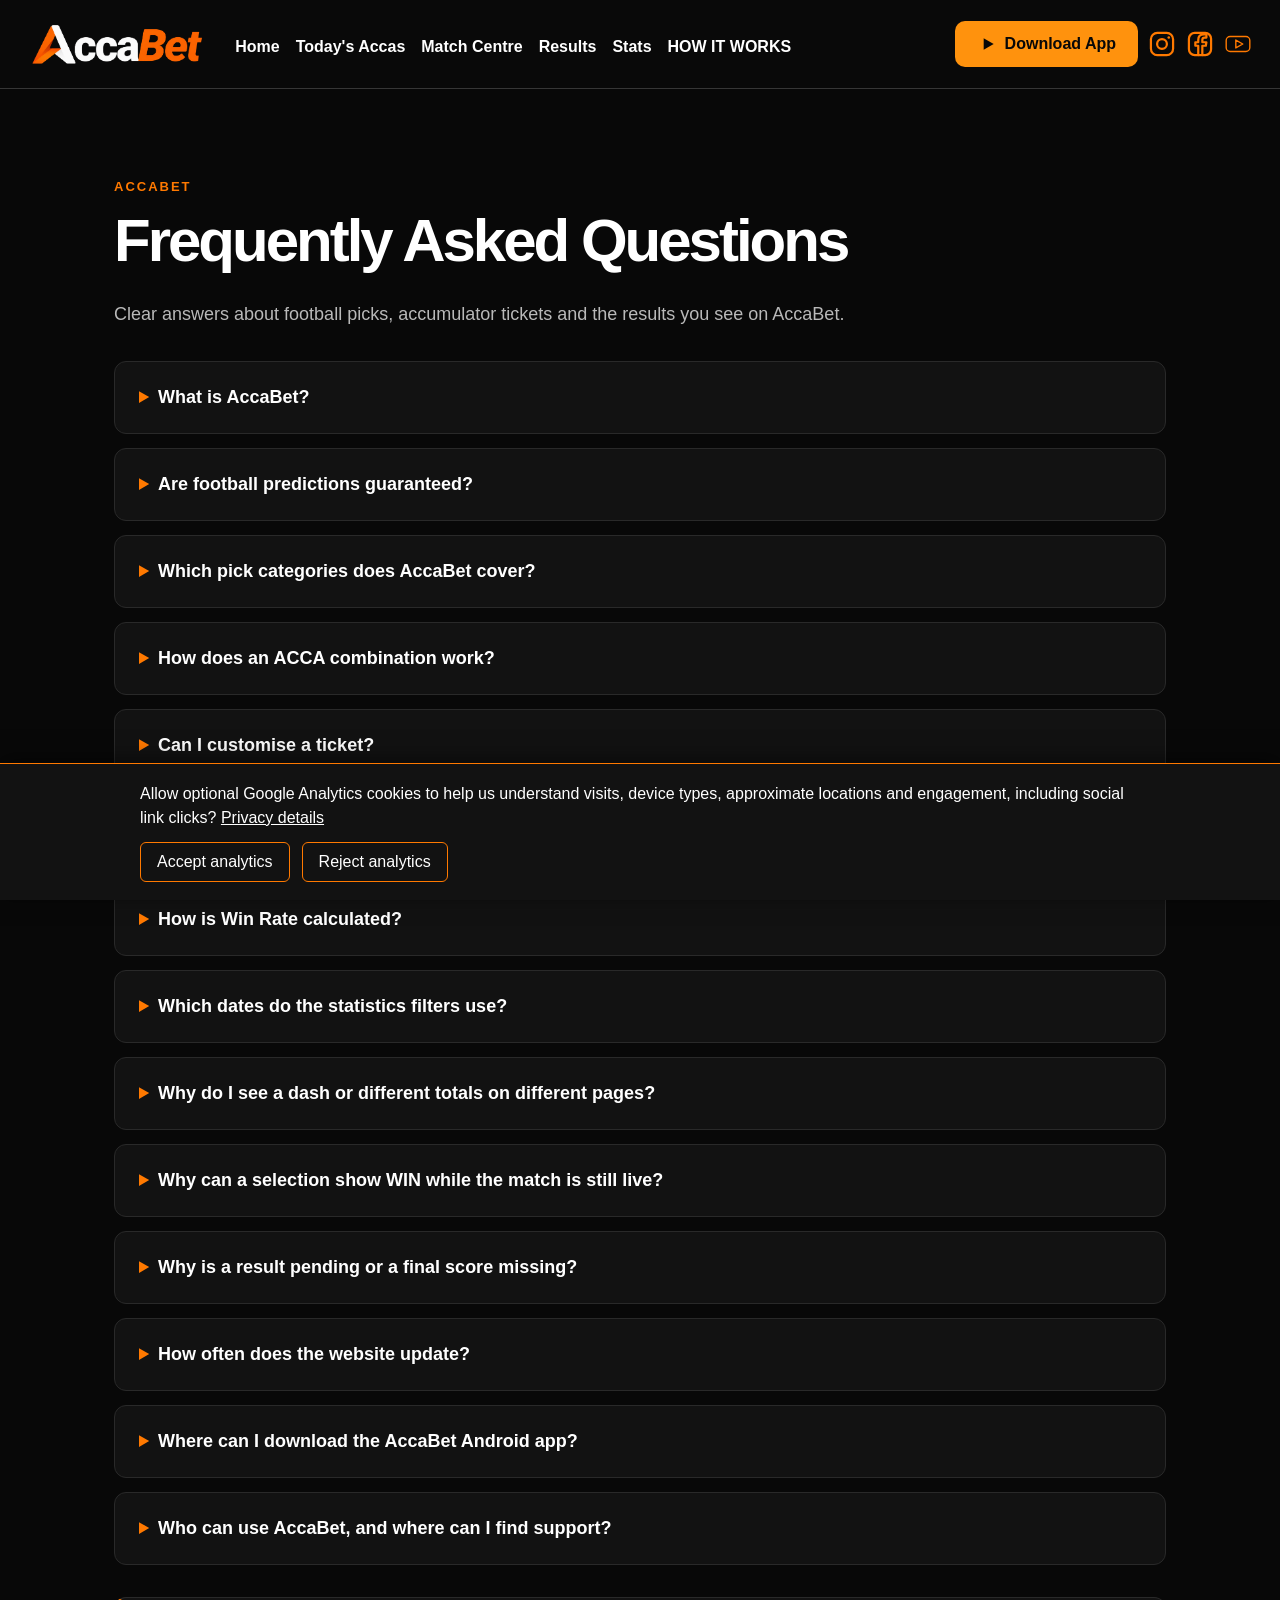
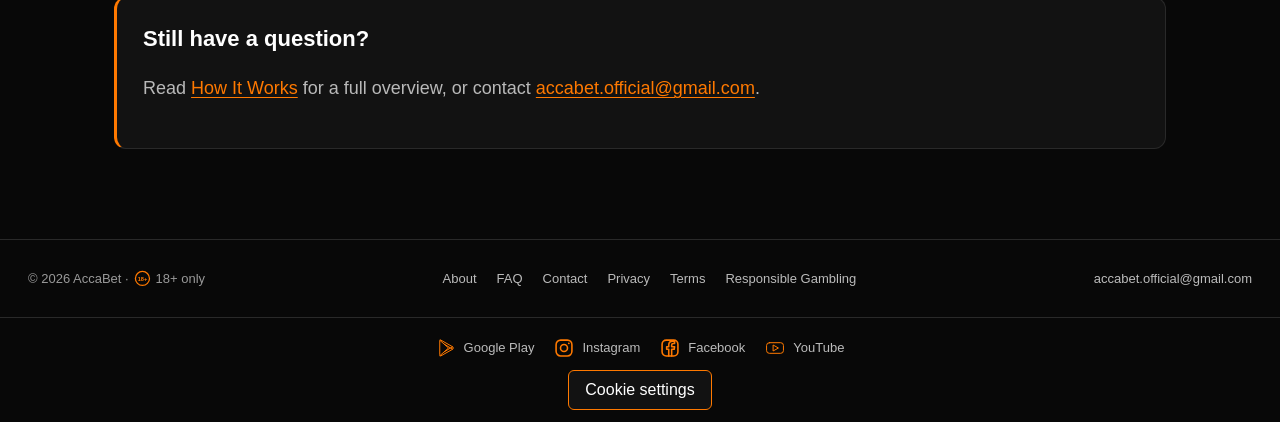
<file: faq/index.html>
<!DOCTYPE html><html lang="en-GB"><head><meta charset="utf-8"><meta name="viewport" content="width=device-width,initial-scale=1"><meta name="description" content="Answers about AccaBet predictions, accumulator tickets, confirmed results, historical statistics and the Android app."><title>Frequently Asked Questions | AccaBet</title><link rel="canonical" href="https://www.accabet.co.uk/faq/"><style>.information-page>section,.information-page .information-note,.information-page .faq-list{margin-top:32px}.information-page>section,.information-page .information-note{border:1px solid var(--line);background:var(--card);border-radius:12px;padding:26px}.information-page h2{color:var(--text);margin:0 0 16px;font-size:22px;line-height:1.4}.information-page p+p{margin-top:16px}.information-page a{color:var(--orange);text-underline-offset:3px}.information-page a:focus-visible,.information-page summary:focus-visible{outline:2px solid var(--orange);outline-offset:4px}.information-page .market-list{margin:24px 0}.information-page .market-list>div{border-left:2px solid var(--orange);margin-top:12px;padding:10px 16px}.information-page dt{font-weight:700;line-height:1.5}.information-page dd{color:var(--muted);margin:8px 0 0;line-height:1.7}.information-page .faq-list{gap:14px;display:grid}.information-page .faq-list details{border:1px solid var(--line);background:var(--card);border-radius:12px;min-width:0}.information-page summary{cursor:pointer;padding:22px 24px;font-size:18px;font-weight:700;line-height:1.5}.information-page summary::marker{color:var(--orange)}.information-page details[open]{border-color:var(--orange)}.information-page .faq-answer{padding:0 24px 24px}.information-page .information-note{border-left:3px solid var(--orange)}.information-page{overflow-wrap:break-word}@media (width<=600px){.information-page{padding:45px 18px 65px}.information-page>section,.information-page .information-note{padding:20px}.information-page summary{padding:18px}.information-page .faq-answer{padding:0 18px 18px}}
</style><link rel="stylesheet" href="/_astro/BaseLayout.CgucN7R0.css"></head><body><header class="site-header ab-new-header" data-astro-cid-nen7h5rs><div class="header-inner ab-header-inner" data-astro-cid-nen7h5rs><a class="site-logo ab-wordmark ab-original-logo" href="/" aria-label="AccaBet Home" data-astro-cid-nen7h5rs><img src="/images/accabet-logo.png" alt="AccaBet" width="2048" height="684" data-astro-cid-nen7h5rs></a><nav class="desktop-nav ab-main-nav" aria-label="Main navigation" data-astro-cid-nen7h5rs><a href="/" class="nav-link" data-astro-cid-nen7h5rs>Home</a><a href="/todays-accas/" class="nav-link" data-astro-cid-nen7h5rs>Today&#39;s Accas</a><a href="/upcoming-games/" class="nav-link" data-astro-cid-nen7h5rs>Match Centre</a><a href="/daily-accas/" class="nav-link" data-astro-cid-nen7h5rs>Results</a><a href="/statistics/" class="nav-link" data-astro-cid-nen7h5rs>Stats</a><a href="/how-it-works" class="nav-link" data-astro-cid-nen7h5rs>HOW IT WORKS</a></nav><div class="ab-header-actions" data-astro-cid-nen7h5rs><a class="ab-download" href="https://play.google.com/store/apps/details?id=com.accabet.accabet" target="_blank" rel="noopener noreferrer" aria-label="Download AccaBet on Google Play" data-astro-cid-nen7h5rs><svg viewBox="0 0 24 24" aria-hidden="true" data-astro-cid-nen7h5rs><path d="m8 5 12 7-12 7z" fill="currentColor" data-astro-cid-nen7h5rs></path></svg>Download App</a><a href="https://www.instagram.com/accabet.official/" target="_blank" rel="noopener noreferrer" aria-label="Instagram" data-astro-cid-nen7h5rs><img src="/images/social/instagram.svg" alt="" data-astro-cid-nen7h5rs></a><a href="https://www.facebook.com/people/AccaBet/61596018952152/" target="_blank" rel="noopener noreferrer" aria-label="Facebook" data-astro-cid-nen7h5rs><img src="/images/social/facebook.svg" alt="" data-astro-cid-nen7h5rs></a><a href="https://www.youtube.com/@AccaBetOfficial" target="_blank" rel="noopener noreferrer" aria-label="YouTube" data-astro-cid-nen7h5rs><img src="/images/social/youtube.svg" alt="" data-astro-cid-nen7h5rs></a></div><details class="mobile-menu" data-astro-cid-nen7h5rs><summary aria-label="Open navigation menu" data-astro-cid-nen7h5rs><span data-astro-cid-nen7h5rs></span><span data-astro-cid-nen7h5rs></span><span data-astro-cid-nen7h5rs></span></summary><nav aria-label="Mobile navigation" data-astro-cid-nen7h5rs><a href="/" class="nav-link" data-astro-cid-nen7h5rs>Home</a><a href="/todays-accas/" class="nav-link" data-astro-cid-nen7h5rs>Today&#39;s Accas</a><a href="/upcoming-games/" class="nav-link" data-astro-cid-nen7h5rs>Match Centre</a><a href="/daily-accas/" class="nav-link" data-astro-cid-nen7h5rs>Results</a><a href="/statistics/" class="nav-link" data-astro-cid-nen7h5rs>Stats</a><a href="/how-it-works" class="nav-link" data-astro-cid-nen7h5rs>HOW IT WORKS</a><a href="https://play.google.com/store/apps/details?id=com.accabet.accabet" target="_blank" rel="noopener noreferrer" data-astro-cid-nen7h5rs>Download App</a></nav></details></div></header><main class="page-shell information-page"><div class="eyebrow">ACCABET</div><h1>Frequently Asked Questions</h1><p>Clear answers about football picks, accumulator tickets and the results you see on AccaBet.</p><div class="faq-list"><details><summary>What is AccaBet?</summary><div class="faq-answer"><p>AccaBet is a football analysis and accumulator-generation service. The website lets you explore published picks, ticket results, upcoming fixtures and historical pick statistics. AccaBet is not a bookmaker and does not accept bets or hold betting funds.</p></div></details><details><summary>Are football predictions guaranteed?</summary><div class="faq-answer"><p>No. Predictions and displayed probabilities are estimates based on the football data available to AccaBet. Unexpected events, incomplete information and changes in a match can affect any selection. A high probability or past Win Rate does not guarantee a future result.</p></div></details><details><summary>Which pick categories does AccaBet cover?</summary><div class="faq-answer"><p>The six Main Picks are Half Time Over 0.5, Full Time Over 1.5, Full Time Over 2.5, Full Time Over 2.5 &amp; BTTS YES, Full Time Under 3.5 and BTTS YES (Both Teams To Score). Availability varies by market and fixture. These markets use regulation time, including stoppage time, rather than extra time or penalty shootouts. Visit <a href="/picks-explained/">Picks Explained</a> for the rules and examples.</p></div></details><details><summary>How does an ACCA combination work?</summary><div class="faq-answer"><p>An accumulator combines multiple selections into one ticket. Its success depends on the included selections: one lost selection makes the accumulator lose. Pending and void selections are handled separately. Adding more selections increases the number of conditions that must succeed; it does not guarantee a better outcome.</p><p>AccaBet displays tickets for information. If you choose to bet with a third-party bookmaker, that bookmaker's prices and settlement rules apply.</p></div></details><details><summary>Can I customise a ticket?</summary><div class="faq-answer"><p>The Android app's builder provides options for the match day, leagues, selection count, supported markets, odds range, minimum estimated success percentage and target odds. It needs eligible fixtures and selections to match your settings, so a particular combination may not be available. The website currently displays published tickets; the builder is an Android app feature.</p></div></details><details><summary>Are the website's published tickets free to view?</summary><div class="faq-answer"><p>Yes. You can view the tickets shown on <a href="/todays-accas/">Today's Accas</a> without a subscription. Tickets appear when published, and availability varies by date. This does not mean every market or ticket size will be available each day.</p></div></details><details><summary>How is Win Rate calculated?</summary><div class="faq-answer"><p><strong>Win Rate = WIN ÷ (WIN + LOST) × 100.</strong> Only confirmed WIN and LOST Main Picks from completed matches are counted. The settled total is the sum of those two counts. Pending, postponed, cancelled, void and unconfirmed results do not enter the calculation.</p><p>Each match and market combination counts once. This is a historical pick statistic, not a predicted chance of winning an accumulator or a measure of profit.</p></div></details><details><summary>Which dates do the statistics filters use?</summary><div class="faq-answer"><p>Statistics use match kickoff dates in UK time (GMT / BST). The 7-day and 30-day filters include today. The 3-month, 6-month and 12-month filters start on the corresponding calendar date that many months ago, or the last valid day of that month. All Time includes all available recorded history.</p></div></details><details><summary>Why do I see a dash or different totals on different pages?</summary><div class="faq-answer"><p>A dash in Win Rate means there are no eligible settled results for that market and period. AccaBet does not fill missing history with estimated results. The Statistics page counts individual Main Picks, while Results shows published tickets that may contain several selections. Their totals are not expected to be identical.</p></div></details><details><summary>Why can a selection show WIN while the match is still live?</summary><div class="faq-answer"><p>Some conditions become irreversible before full time. For example, an Over 1.5 selection can be confirmed after the second goal. The match may still be live, and other selections on the ticket may remain pending. Historical Statistics waits for a confirmed completed match before counting that selection.</p></div></details><details><summary>Why is a result pending or a final score missing?</summary><div class="faq-answer"><p>A result stays pending when confirmation is not yet available. Match information can be delayed or incomplete, and fixtures may be postponed, cancelled or otherwise unresolved. A final score is shown only when verified; AccaBet does not invent an outcome to complete a ticket.</p></div></details><details><summary>How often does the website update?</summary><div class="faq-answer"><p>While their pages are visible, Statistics and Match Centre refresh automatically every 60 seconds. Published tickets and Results refresh every 90 seconds. Updates depend on new information becoming available; these intervals do not guarantee instant confirmation.</p><p>If a connection fails, the page shows a temporary error and retries automatically. Where the last successful update remains visible, it is labelled accordingly.</p></div></details><details><summary>Where can I download the AccaBet Android app?</summary><div class="faq-answer"><p><a href="https://play.google.com/store/apps/details?id=com.accabet.accabet" target="_blank" rel="noopener noreferrer">Download on Google Play</a> to get the AccaBet Android app. Follow AccaBet through the social links below for updates. The official AccaBet YouTube channel is available through the social links below.</p></div></details><details><summary>Who can use AccaBet, and where can I find support?</summary><div class="faq-answer"><p>AccaBet is intended for adults aged 18 or over. Never bet money you cannot afford to lose, chase losses or rely on predictions for income. If gambling is causing harm, our <a href="/responsible-gambling/">Responsible Gambling</a> page links to support. For questions about AccaBet, visit <a href="/contact/">Contact</a>.</p></div></details></div><aside class="information-note"><h2>Still have a question?</h2><p>Read <a href="/how-it-works/">How It Works</a> for a full overview, or contact <a href="mailto:accabet.official@gmail.com">accabet.official@gmail.com</a>.</p></aside></main><footer class="site-footer"><div class="footer-inner"><span class="footer-age">© 2026 AccaBet · <svg class="ab-icon" aria-hidden="true" viewBox="0 0 24 24" fill="none" stroke="currentColor" stroke-width="1.8"><circle cx="12" cy="12" r="10"></circle><text x="12" y="15.5" text-anchor="middle" font-size="8" font-weight="800" stroke="none" fill="currentColor">18+</text></svg> 18+ only</span><nav aria-label="Footer navigation"><a href="/how-it-works/">About</a><a href="/faq/">FAQ</a><a href="/contact/">Contact</a><a href="/privacy/">Privacy</a><a href="/terms/">Terms</a><a href="/responsible-gambling/">Responsible Gambling</a></nav><a href="mailto:accabet.official@gmail.com">accabet.official@gmail.com</a></div><nav class="footer-social" aria-label="Social platforms"><a href="https://play.google.com/store/apps/details?id=com.accabet.accabet" target="_blank" rel="noopener noreferrer" aria-label="Download AccaBet on Google Play"><img class="footer-social-logo" src="/images/social/google-play.svg" alt="" aria-hidden="true"> Google Play</a><a href="https://www.instagram.com/accabet.official/" target="_blank" rel="noopener noreferrer"><img class="footer-social-logo" src="/images/social/instagram.svg" alt="" aria-hidden="true"> Instagram</a><a href="https://www.facebook.com/people/AccaBet/61596018952152/" target="_blank" rel="noopener noreferrer"><img class="footer-social-logo" src="/images/social/facebook.svg" alt="" aria-hidden="true"> Facebook</a><a href="https://www.youtube.com/@AccaBetOfficial" target="_blank" rel="noopener noreferrer"><img class="footer-social-logo" src="/images/social/youtube.svg" alt="" aria-hidden="true"> YouTube</a></nav></footer><aside id="analytics-consent" aria-label="Analytics cookie preferences" hidden data-astro-cid-5krk3x6l><p data-astro-cid-5krk3x6l>Allow optional Google Analytics cookies to help us understand visits, device types, approximate locations and engagement, including social link clicks? <a href="/privacy/#website-analytics" data-astro-cid-5krk3x6l>Privacy details</a></p><div data-astro-cid-5krk3x6l><button type="button" data-analytics-choice="accepted" data-astro-cid-5krk3x6l>Accept analytics</button><button type="button" data-analytics-choice="rejected" data-astro-cid-5krk3x6l>Reject analytics</button></div></aside><button id="analytics-settings" type="button" data-astro-cid-5krk3x6l>Cookie settings</button><script defer src="/analytics.js" data-measurement-id="G-DXY0L56227"></script></body></html>
</file>
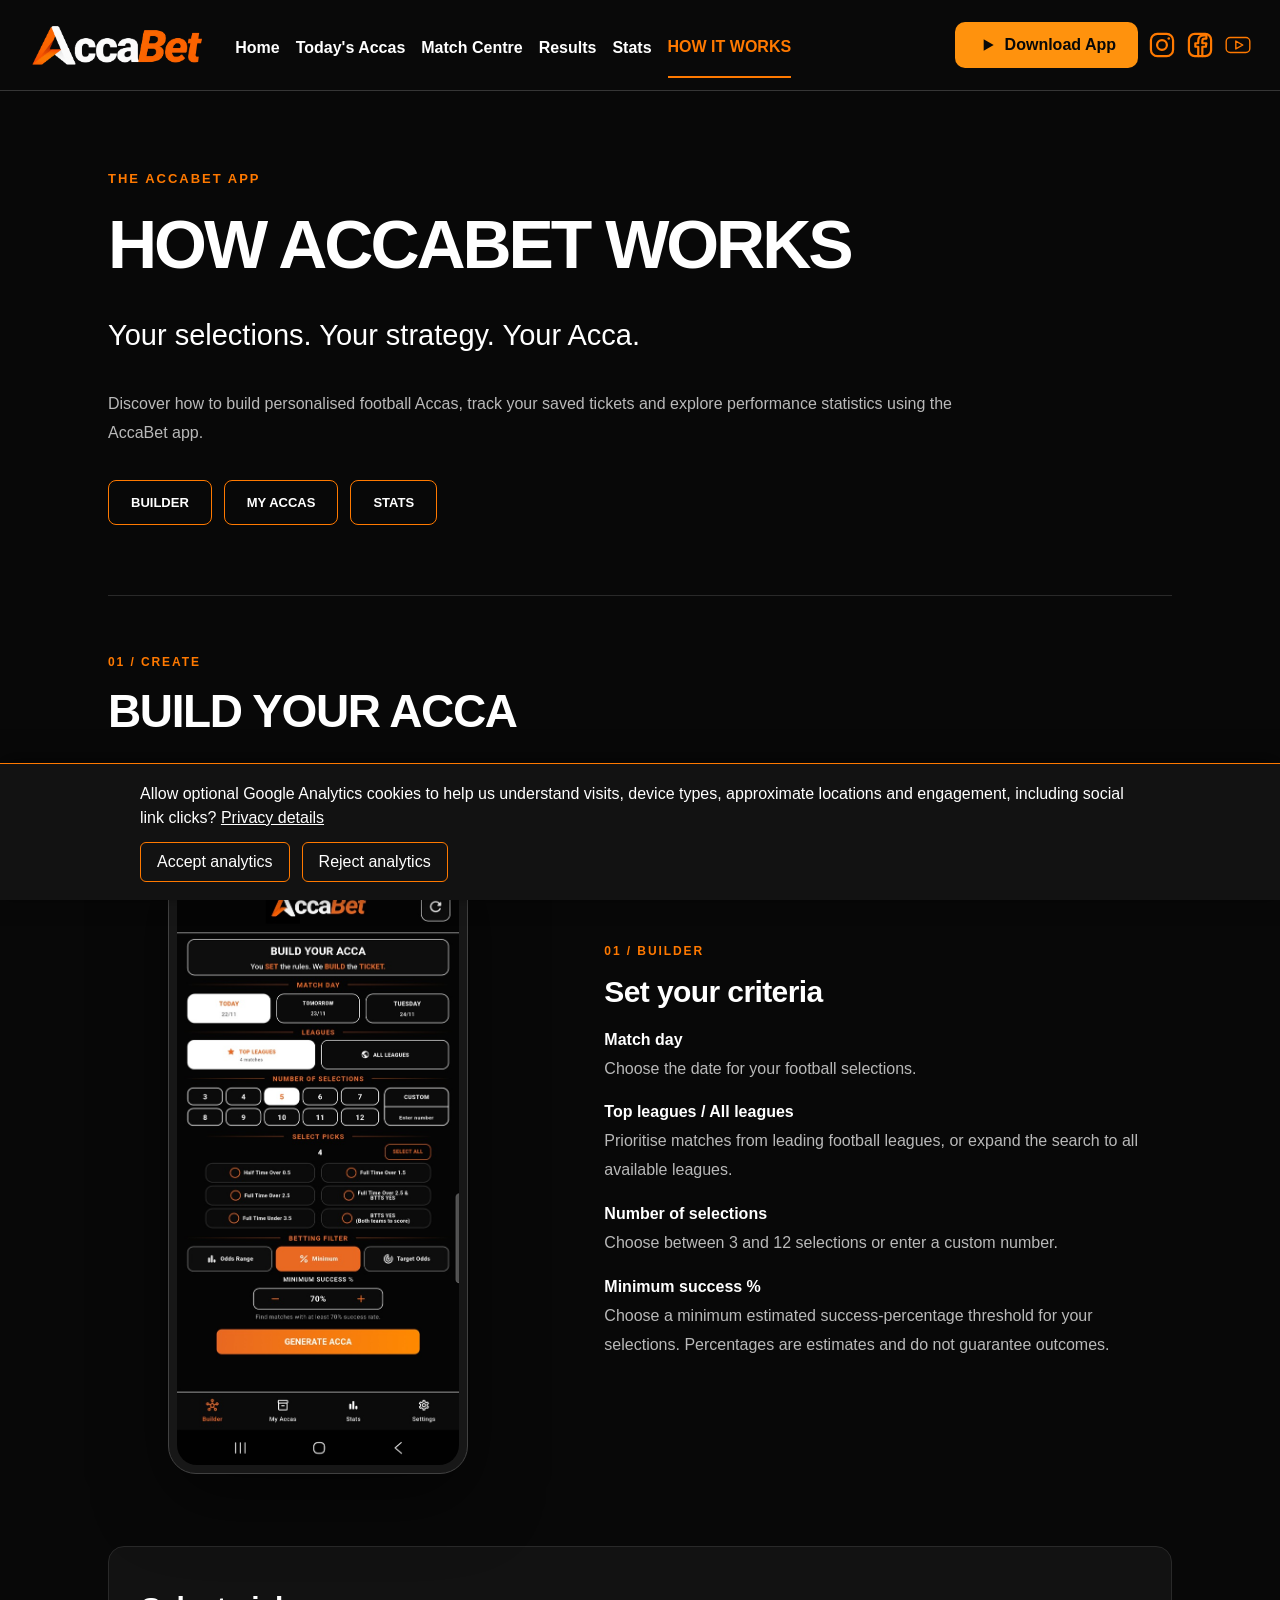
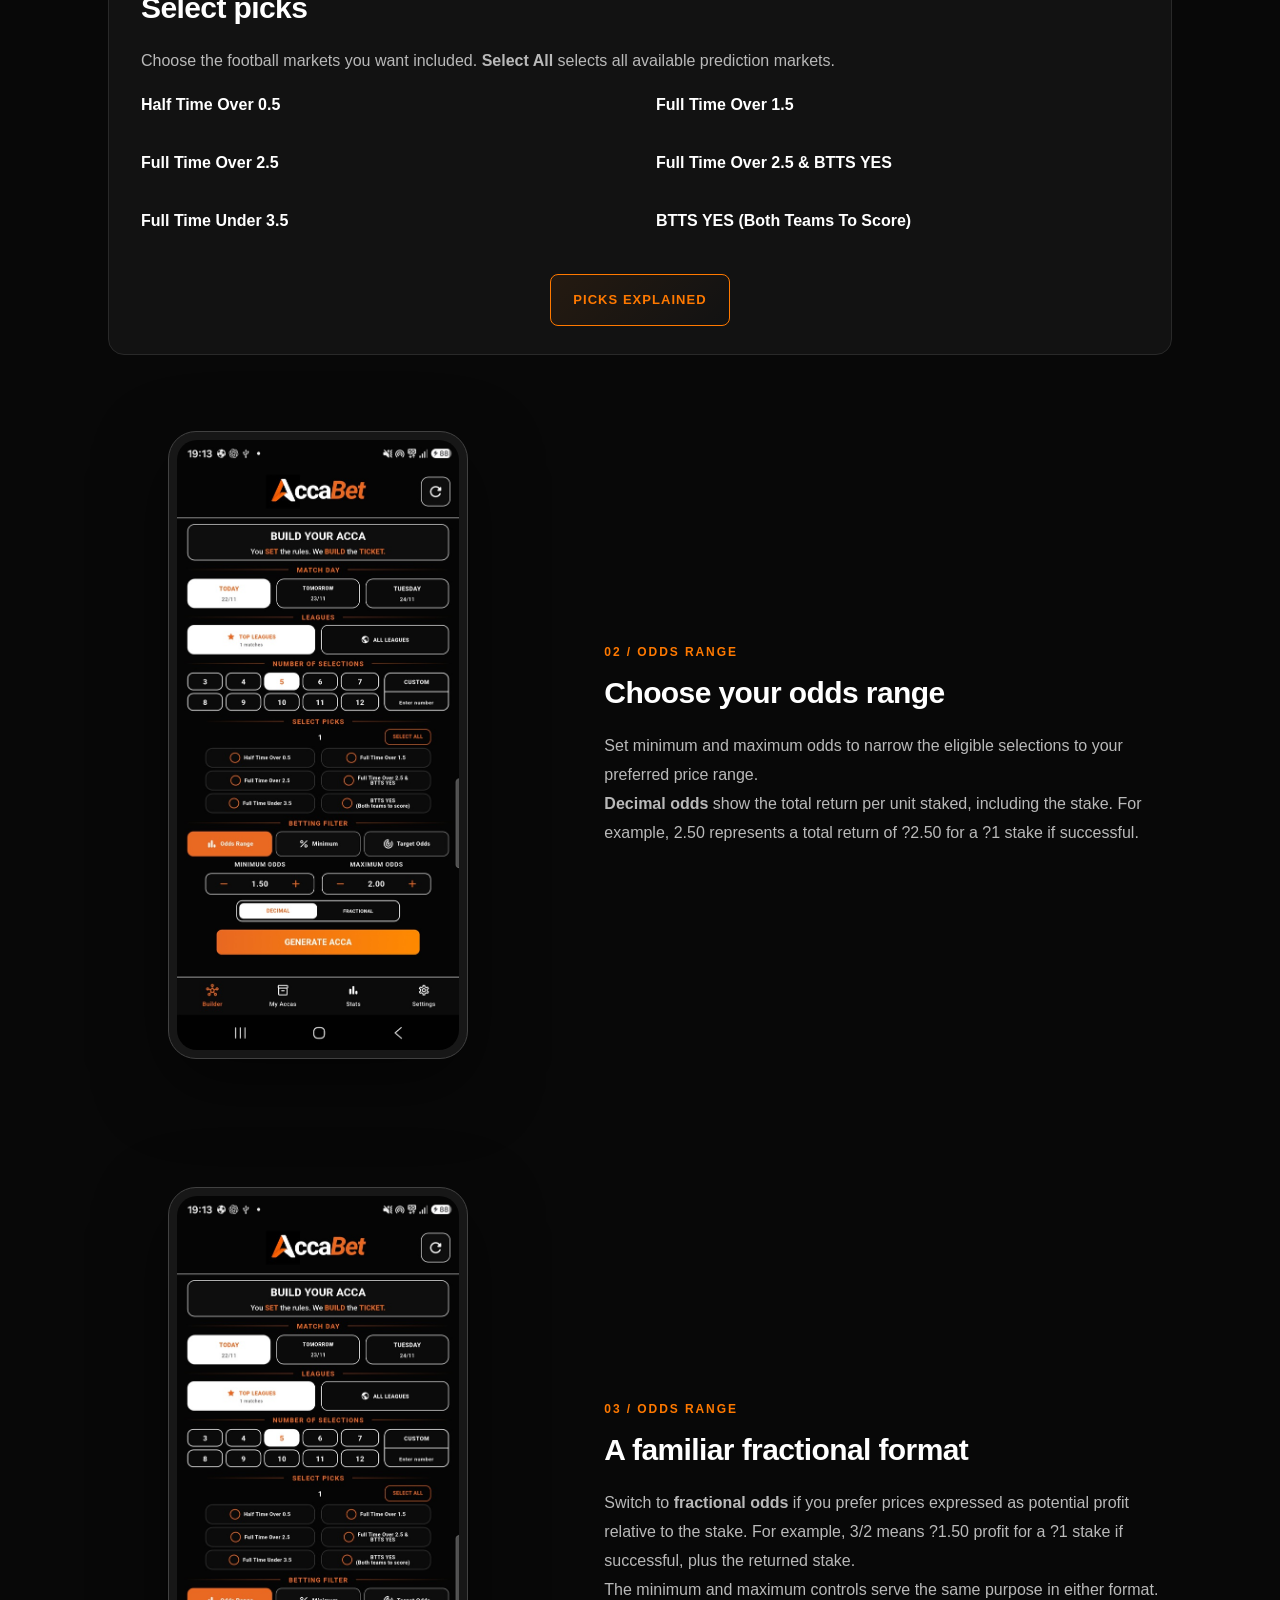
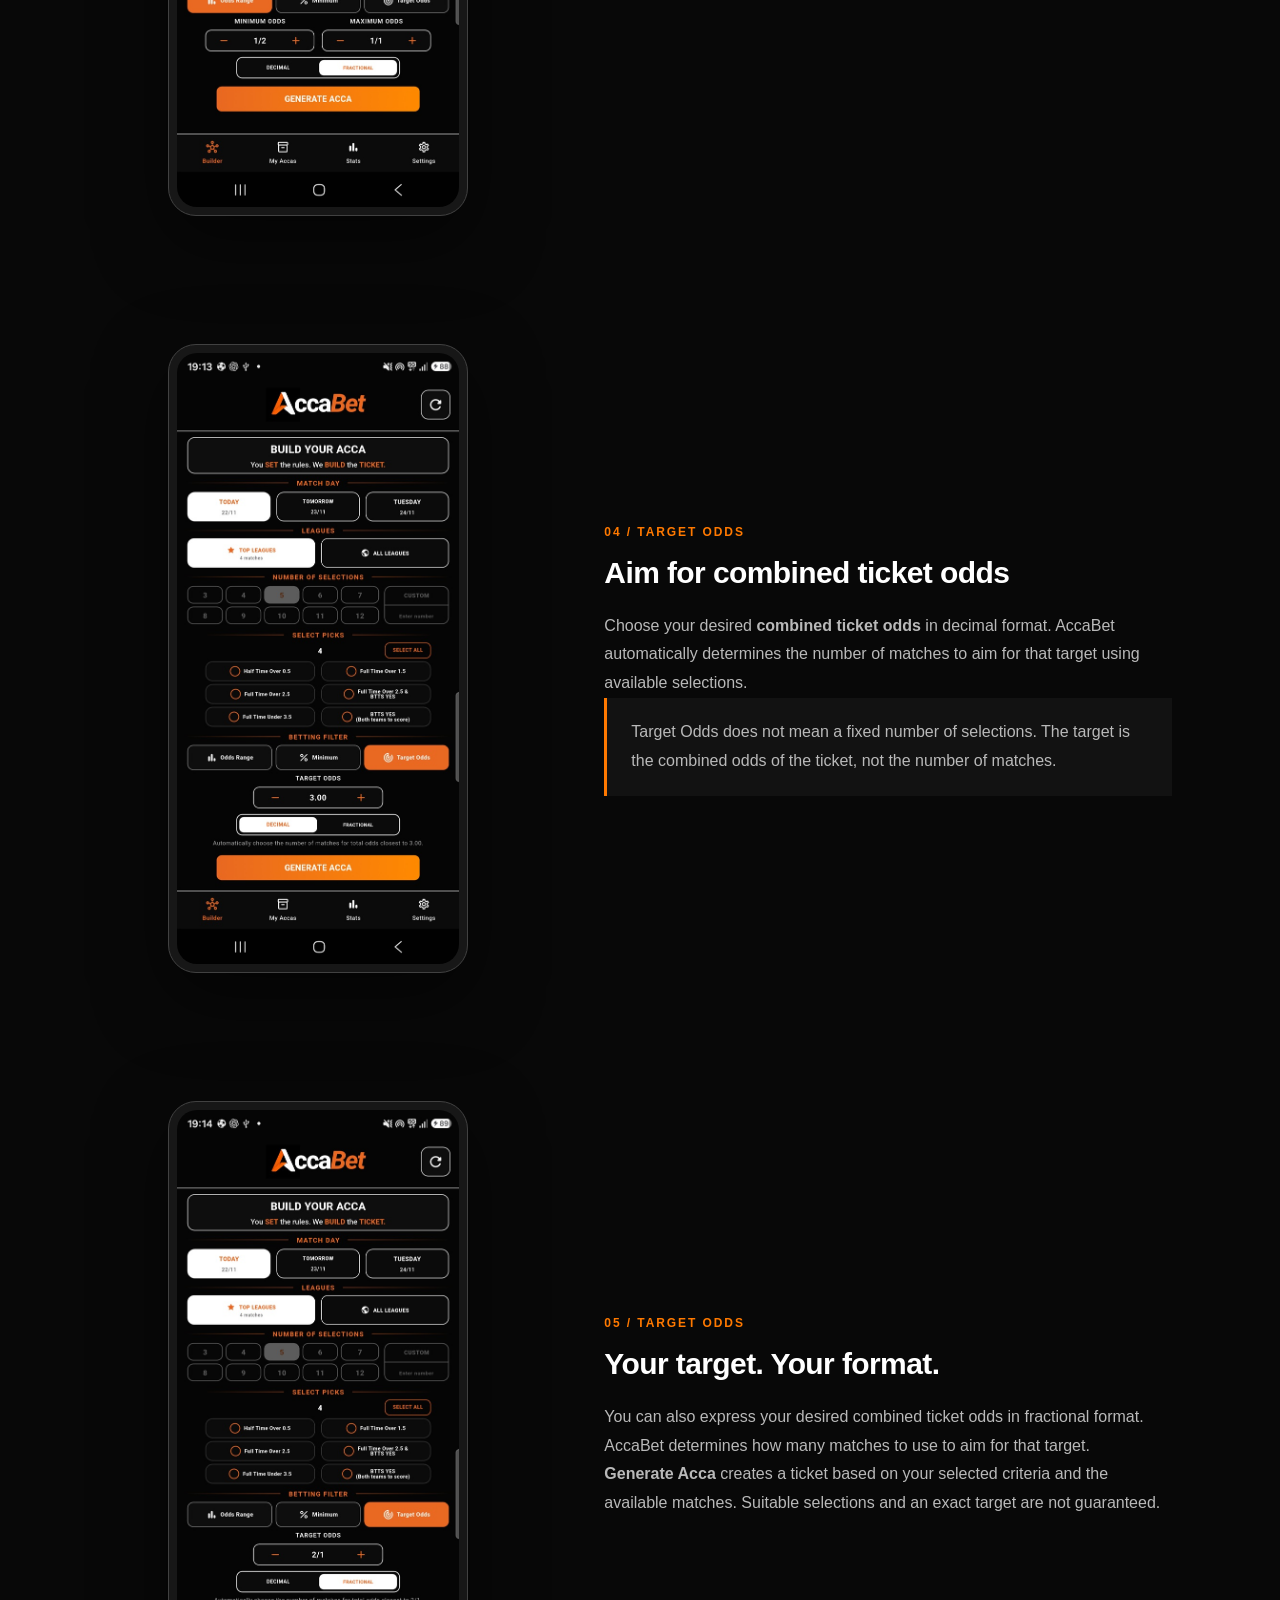
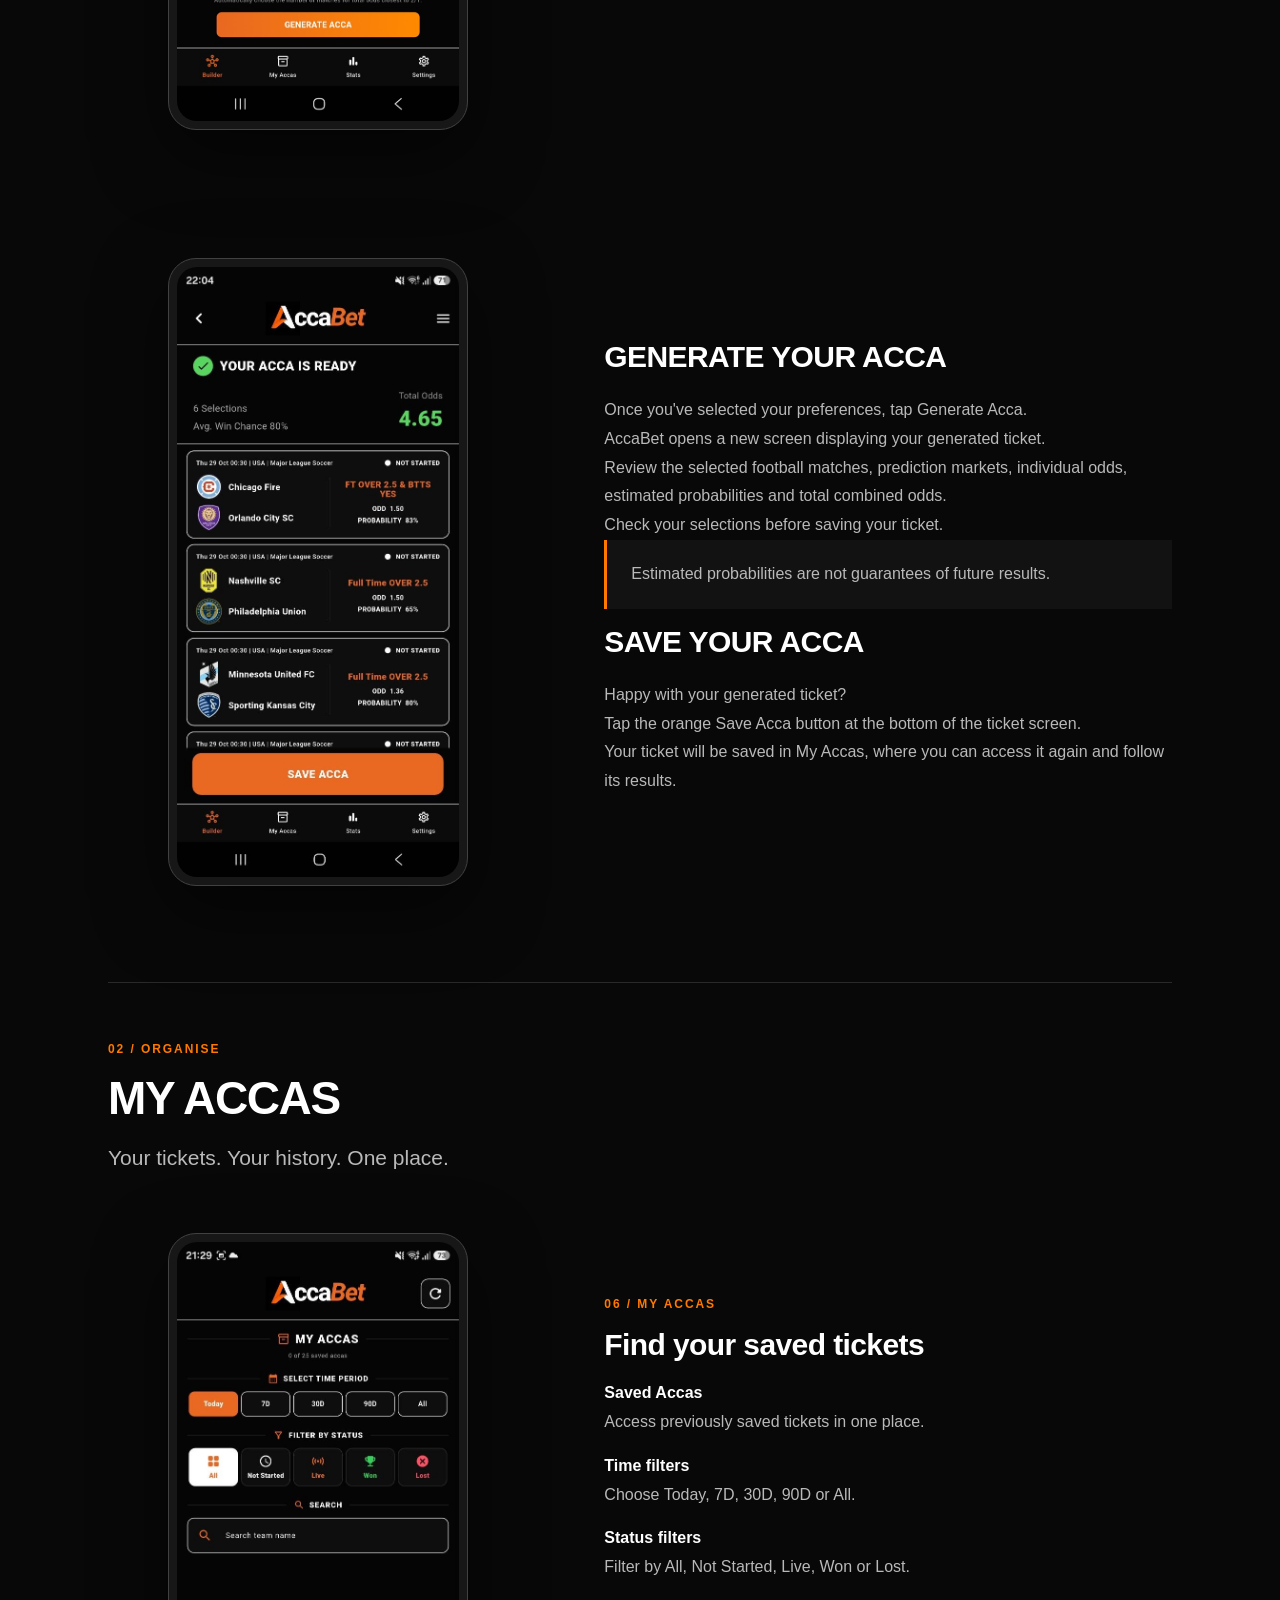
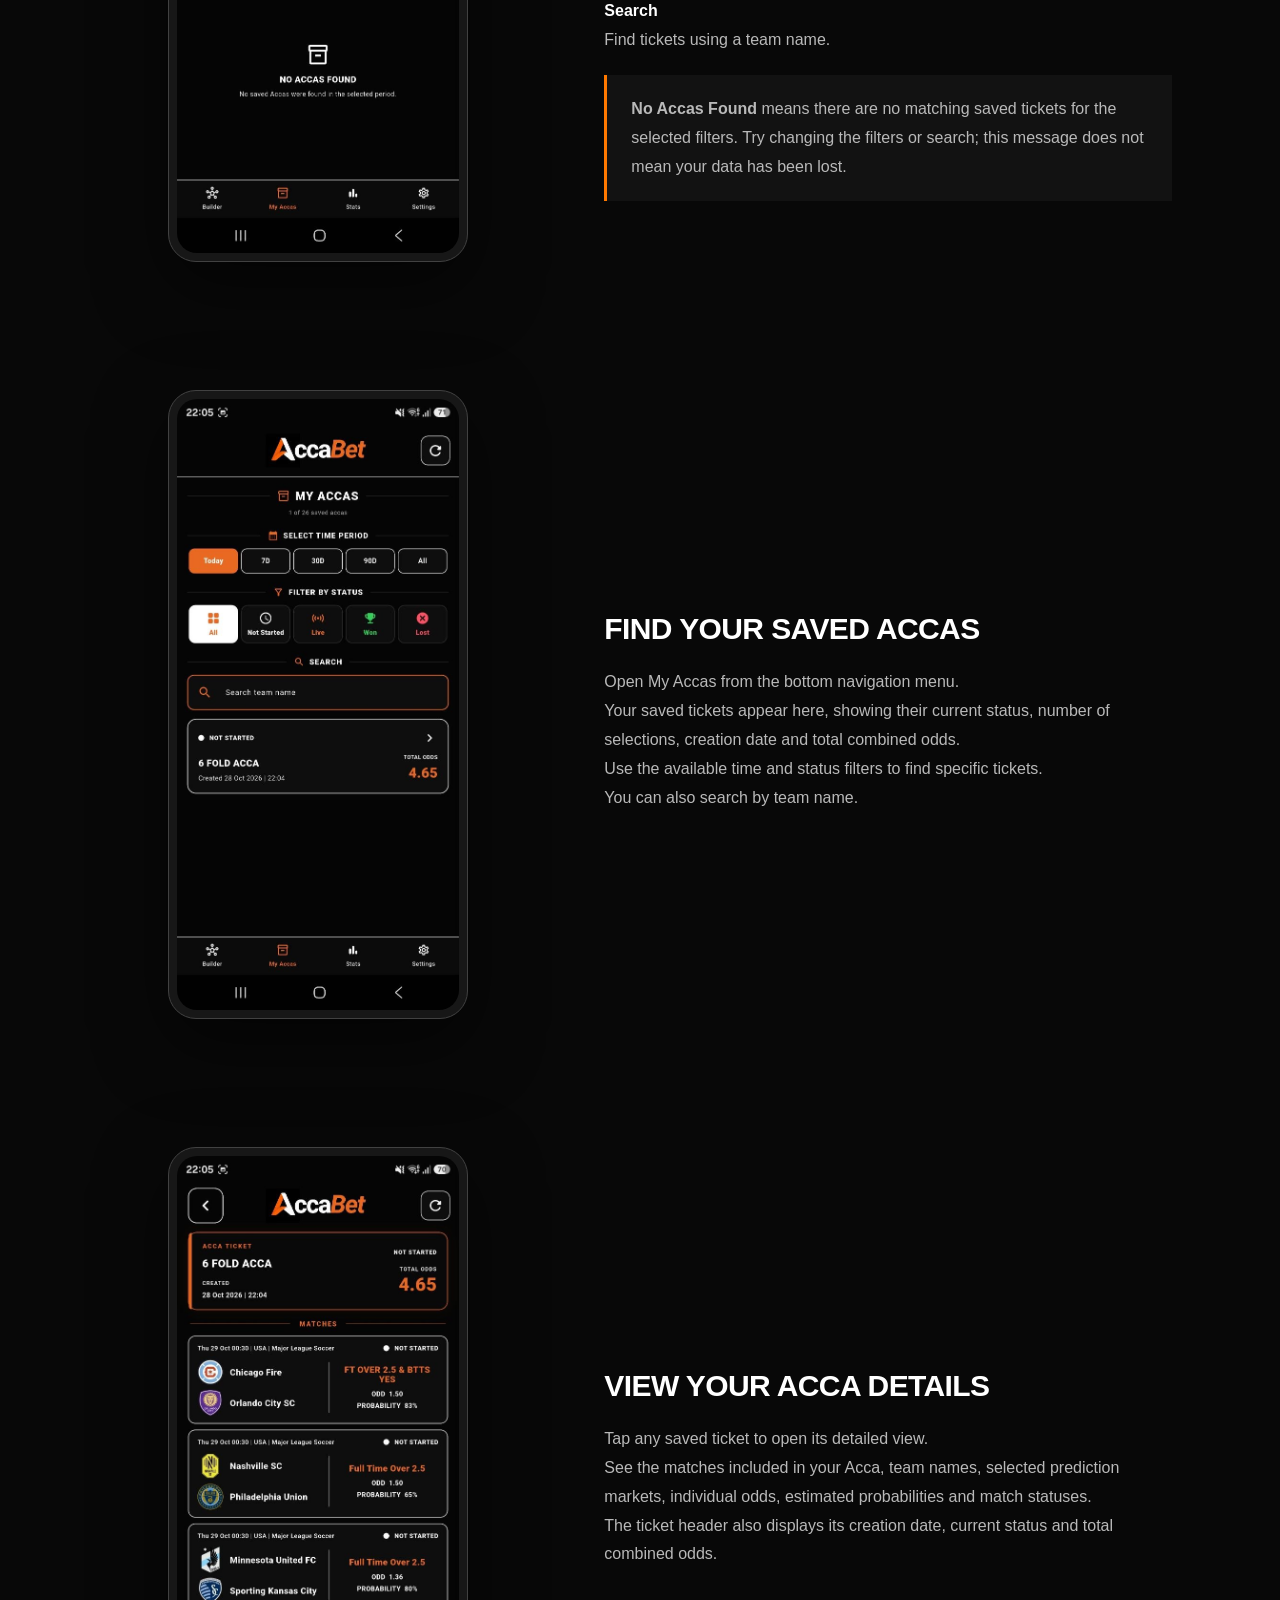
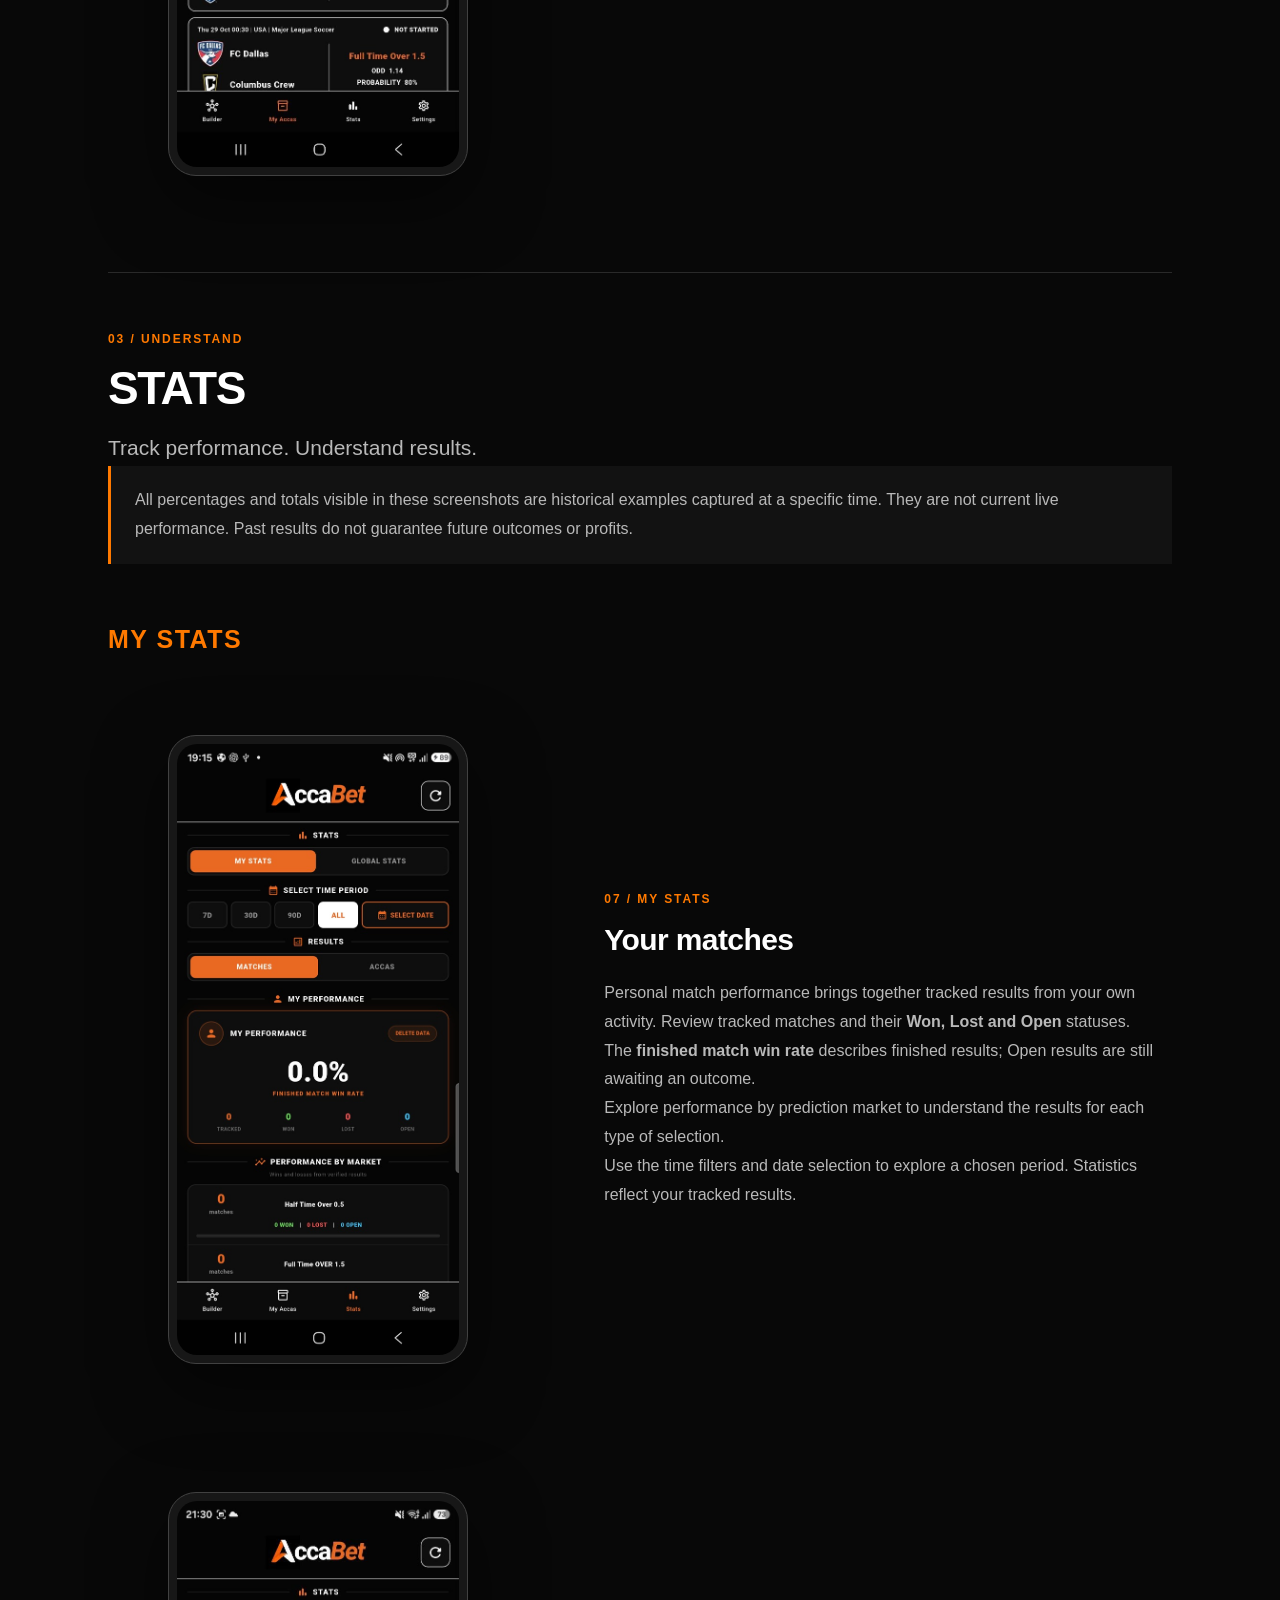
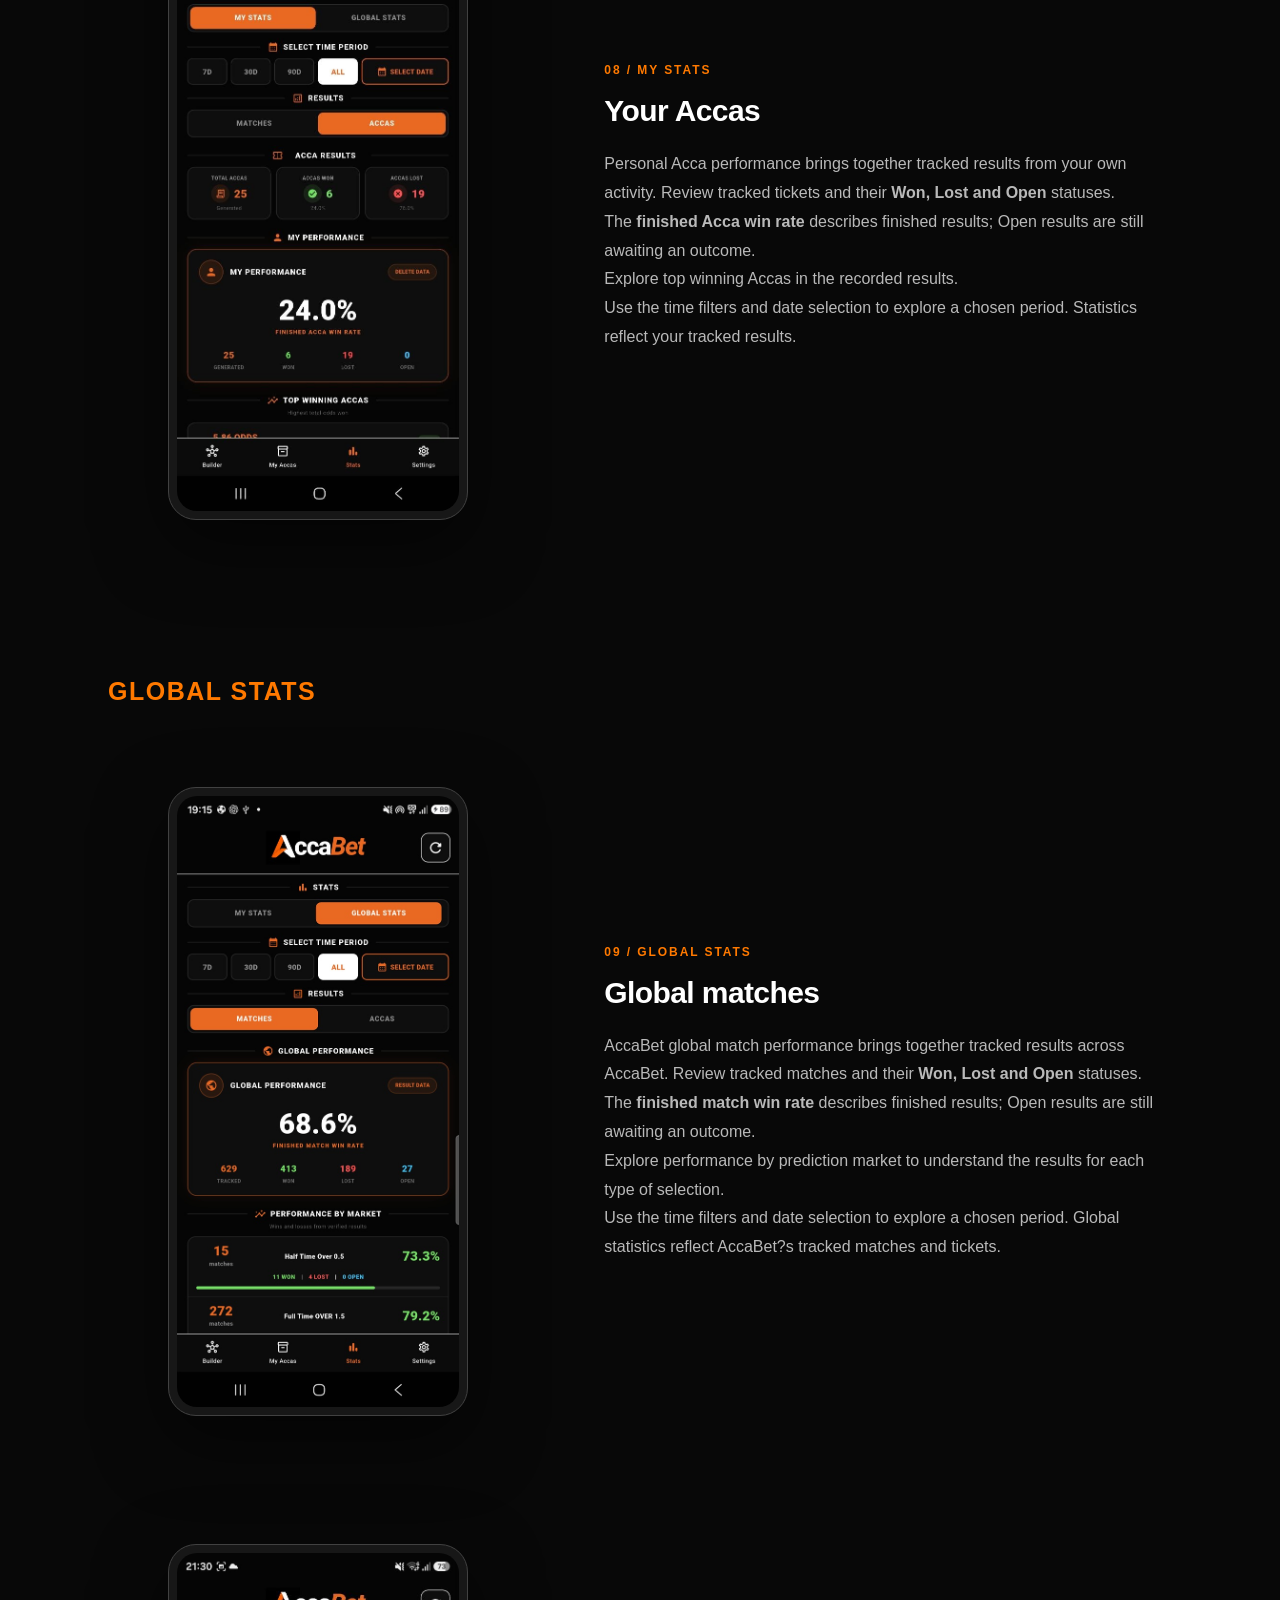
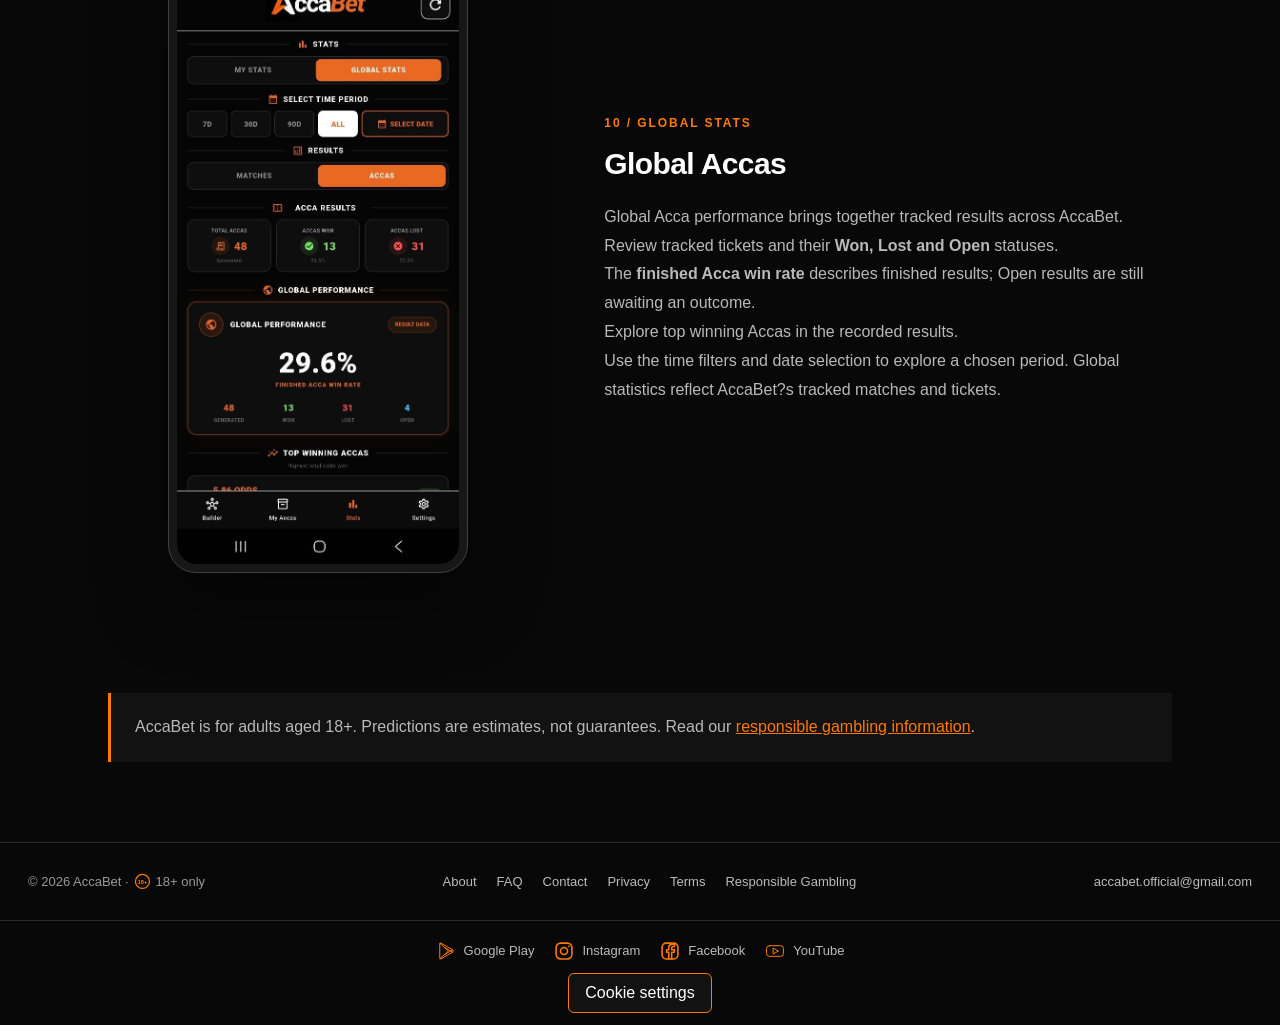
<file: how-it-works/index.html>
<!DOCTYPE html><html lang="en-GB"><head><meta charset="utf-8"><meta name="viewport" content="width=device-width,initial-scale=1"><meta name="description" content="Discover how to use AccaBet. Build personalised football Accas, manage saved tickets and explore personal and global performance statistics."><title>How AccaBet Works | AccaBet</title><meta property="og:title" content="How AccaBet Works | AccaBet"><meta property="og:description" content="Discover how to use AccaBet. Build personalised football Accas, manage saved tickets and explore personal and global performance statistics."><meta property="og:url" content="https://www.accabet.co.uk/how-it-works"><meta property="og:type" content="website"><meta property="og:image" content="https://www.accabet.co.uk/images/accabet-logo.png"><link rel="canonical" href="https://www.accabet.co.uk/how-it-works"><link rel="stylesheet" href="/_astro/how-it-works.Ds3Xsdtt.css"><link rel="stylesheet" href="/_astro/BaseLayout.CgucN7R0.css"></head><body><header class="site-header ab-new-header" data-astro-cid-nen7h5rs><div class="header-inner ab-header-inner" data-astro-cid-nen7h5rs><a class="site-logo ab-wordmark ab-original-logo" href="/" aria-label="AccaBet Home" data-astro-cid-nen7h5rs><img src="/images/accabet-logo.png" alt="AccaBet" width="2048" height="684" data-astro-cid-nen7h5rs></a><nav class="desktop-nav ab-main-nav" aria-label="Main navigation" data-astro-cid-nen7h5rs><a href="/" class="nav-link" data-astro-cid-nen7h5rs>Home</a><a href="/todays-accas/" class="nav-link" data-astro-cid-nen7h5rs>Today&#39;s Accas</a><a href="/upcoming-games/" class="nav-link" data-astro-cid-nen7h5rs>Match Centre</a><a href="/daily-accas/" class="nav-link" data-astro-cid-nen7h5rs>Results</a><a href="/statistics/" class="nav-link" data-astro-cid-nen7h5rs>Stats</a><a href="/how-it-works" class="nav-link active" aria-current="page" data-astro-cid-nen7h5rs>HOW IT WORKS</a></nav><div class="ab-header-actions" data-astro-cid-nen7h5rs><a class="ab-download" href="https://play.google.com/store/apps/details?id=com.accabet.accabet" target="_blank" rel="noopener noreferrer" aria-label="Download AccaBet on Google Play" data-astro-cid-nen7h5rs><svg viewBox="0 0 24 24" aria-hidden="true" data-astro-cid-nen7h5rs><path d="m8 5 12 7-12 7z" fill="currentColor" data-astro-cid-nen7h5rs></path></svg>Download App</a><a href="https://www.instagram.com/accabet.official/" target="_blank" rel="noopener noreferrer" aria-label="Instagram" data-astro-cid-nen7h5rs><img src="/images/social/instagram.svg" alt="" data-astro-cid-nen7h5rs></a><a href="https://www.facebook.com/people/AccaBet/61596018952152/" target="_blank" rel="noopener noreferrer" aria-label="Facebook" data-astro-cid-nen7h5rs><img src="/images/social/facebook.svg" alt="" data-astro-cid-nen7h5rs></a><a href="https://www.youtube.com/@AccaBetOfficial" target="_blank" rel="noopener noreferrer" aria-label="YouTube" data-astro-cid-nen7h5rs><img src="/images/social/youtube.svg" alt="" data-astro-cid-nen7h5rs></a></div><details class="mobile-menu" data-astro-cid-nen7h5rs><summary aria-label="Open navigation menu" data-astro-cid-nen7h5rs><span data-astro-cid-nen7h5rs></span><span data-astro-cid-nen7h5rs></span><span data-astro-cid-nen7h5rs></span></summary><nav aria-label="Mobile navigation" data-astro-cid-nen7h5rs><a href="/" class="nav-link" data-astro-cid-nen7h5rs>Home</a><a href="/todays-accas/" class="nav-link" data-astro-cid-nen7h5rs>Today&#39;s Accas</a><a href="/upcoming-games/" class="nav-link" data-astro-cid-nen7h5rs>Match Centre</a><a href="/daily-accas/" class="nav-link" data-astro-cid-nen7h5rs>Results</a><a href="/statistics/" class="nav-link" data-astro-cid-nen7h5rs>Stats</a><a href="/how-it-works" class="nav-link active" data-astro-cid-nen7h5rs>HOW IT WORKS</a><a href="https://play.google.com/store/apps/details?id=com.accabet.accabet" target="_blank" rel="noopener noreferrer" data-astro-cid-nen7h5rs>Download App</a></nav></details></div></header><main class="how-page" data-astro-cid-ikooipj4><header class="how-hero" data-astro-cid-ikooipj4><div class="eyebrow" data-astro-cid-ikooipj4>THE ACCABET APP</div><h1 data-astro-cid-ikooipj4>HOW ACCABET WORKS</h1><p class="hero-tagline" data-astro-cid-ikooipj4>Your selections. Your strategy. Your Acca.</p><p data-astro-cid-ikooipj4>Discover how to build personalised football Accas, track your saved tickets and explore performance statistics using the AccaBet app.</p><nav class="section-nav" aria-label="On this page" data-astro-cid-ikooipj4><a href="#builder" data-astro-cid-ikooipj4>BUILDER</a><a href="#my-accas" data-astro-cid-ikooipj4>MY ACCAS</a><a href="#stats" data-astro-cid-ikooipj4>STATS</a></nav></header><section id="builder" aria-labelledby="builder-heading" data-astro-cid-ikooipj4><header class="section-heading" data-astro-cid-ikooipj4><span class="step" data-astro-cid-ikooipj4>01 / CREATE</span><h2 id="builder-heading" data-astro-cid-ikooipj4>BUILD YOUR ACCA</h2><p data-astro-cid-ikooipj4>You set the rules. We build the ticket.</p></header><article class="walkthrough" data-astro-cid-ikooipj4><figure class="phone" data-astro-cid-ikooipj4><img src="/how-it-works/01-builder-minimum.jpg" alt="Builder with minimum success percentage filter" width="591" height="1280" loading="lazy" decoding="async" data-astro-cid-ikooipj4></figure><div class="explanation" data-astro-cid-ikooipj4><span class="step" data-astro-cid-ikooipj4>01 / BUILDER</span><h3 data-astro-cid-ikooipj4>Set your criteria</h3><dl data-astro-cid-ikooipj4><div data-astro-cid-ikooipj4><dt data-astro-cid-ikooipj4>Match day</dt><dd data-astro-cid-ikooipj4>Choose the date for your football selections.</dd></div><div data-astro-cid-ikooipj4><dt data-astro-cid-ikooipj4>Top leagues / All leagues</dt><dd data-astro-cid-ikooipj4>Prioritise matches from leading football leagues, or expand the search to all available leagues.</dd></div><div data-astro-cid-ikooipj4><dt data-astro-cid-ikooipj4>Number of selections</dt><dd data-astro-cid-ikooipj4>Choose between 3 and 12 selections or enter a custom number.</dd></div><div data-astro-cid-ikooipj4><dt data-astro-cid-ikooipj4>Minimum success %</dt><dd data-astro-cid-ikooipj4>Choose a minimum estimated success-percentage threshold for your selections. Percentages are estimates and do not guarantee outcomes.</dd></div></dl></div></article><div class="markets" data-astro-cid-ikooipj4><h3 data-astro-cid-ikooipj4>Select picks</h3><p data-astro-cid-ikooipj4>Choose the football markets you want included. <strong data-astro-cid-ikooipj4>Select All</strong> selects all available prediction markets.</p><dl id="pick-markets" data-astro-cid-ikooipj4><div data-astro-cid-ikooipj4><dt data-astro-cid-ikooipj4>Half Time Over 0.5</dt></div><div data-astro-cid-ikooipj4><dt data-astro-cid-ikooipj4>Full Time Over 1.5</dt></div><div data-astro-cid-ikooipj4><dt data-astro-cid-ikooipj4>Full Time Over 2.5</dt></div><div data-astro-cid-ikooipj4><dt data-astro-cid-ikooipj4>Full Time Over 2.5 &amp; BTTS YES</dt></div><div data-astro-cid-ikooipj4><dt data-astro-cid-ikooipj4>Full Time Under 3.5</dt></div><div data-astro-cid-ikooipj4><dt data-astro-cid-ikooipj4>BTTS YES (Both Teams To Score)</dt></div></dl><button type="button" class="picks-toggle" aria-expanded="false" aria-controls="pick-details" data-astro-cid-ikooipj4>PICKS EXPLAINED</button><div id="pick-details" hidden data-astro-cid-ikooipj4><div class="picks-grid" data-astro-cid-ikooipj4><article class="pick-card" data-astro-cid-ikooipj4><h3 data-astro-cid-ikooipj4>Half Time Over 0.5</h3><p class="pick-rule" data-astro-cid-ikooipj4>At least 1 total goal in the first half.</p><p class="pick-explanation" data-astro-cid-ikooipj4>Count goals scored by either team before half-time, including first-half stoppage time. The examples are half-time scores.</p><div class="pick-examples" data-astro-cid-ikooipj4><div class="pick-example win" data-astro-cid-ikooipj4><span class="pick-result-label" data-astro-cid-ikooipj4>WIN</span><p data-astro-cid-ikooipj4>1-0, 0-1, 1-1</p></div><div class="pick-example lose" data-astro-cid-ikooipj4><span class="pick-result-label" data-astro-cid-ikooipj4>LOSE</span><p data-astro-cid-ikooipj4>0-0</p></div></div></article><article class="pick-card" data-astro-cid-ikooipj4><h3 data-astro-cid-ikooipj4>Full Time Over 1.5</h3><p class="pick-rule" data-astro-cid-ikooipj4>At least 2 total goals.</p><p class="pick-explanation" data-astro-cid-ikooipj4>Add goals scored by both teams. Regulation time includes stoppage time and excludes extra time and penalty shootouts.</p><div class="pick-examples" data-astro-cid-ikooipj4><div class="pick-example win" data-astro-cid-ikooipj4><span class="pick-result-label" data-astro-cid-ikooipj4>WIN</span><p data-astro-cid-ikooipj4>2-0, 1-1, 1-2</p></div><div class="pick-example lose" data-astro-cid-ikooipj4><span class="pick-result-label" data-astro-cid-ikooipj4>LOSE</span><p data-astro-cid-ikooipj4>0-0, 1-0, 0-1</p></div></div></article><article class="pick-card" data-astro-cid-ikooipj4><h3 data-astro-cid-ikooipj4>Full Time Over 2.5</h3><p class="pick-rule" data-astro-cid-ikooipj4>At least 3 total goals.</p><p class="pick-explanation" data-astro-cid-ikooipj4>Add goals scored by both teams. Regulation time includes stoppage time and excludes extra time and penalty shootouts.</p><div class="pick-examples" data-astro-cid-ikooipj4><div class="pick-example win" data-astro-cid-ikooipj4><span class="pick-result-label" data-astro-cid-ikooipj4>WIN</span><p data-astro-cid-ikooipj4>2-1, 3-0, 2-2</p></div><div class="pick-example lose" data-astro-cid-ikooipj4><span class="pick-result-label" data-astro-cid-ikooipj4>LOSE</span><p data-astro-cid-ikooipj4>1-1, 2-0, 0-2</p></div></div></article><article class="pick-card" data-astro-cid-ikooipj4><h3 data-astro-cid-ikooipj4>Full Time Over 2.5 &amp; BTTS YES</h3><p class="pick-rule" data-astro-cid-ikooipj4>At least 3 total goals AND both teams score.</p><p class="pick-explanation" data-astro-cid-ikooipj4>Both conditions must be met in the same match. Regulation time includes stoppage time and excludes extra time and penalty shootouts.</p><div class="pick-examples" data-astro-cid-ikooipj4><div class="pick-example win" data-astro-cid-ikooipj4><span class="pick-result-label" data-astro-cid-ikooipj4>WIN</span><p data-astro-cid-ikooipj4>2-1, 1-2, 2-2</p></div><div class="pick-example lose" data-astro-cid-ikooipj4><span class="pick-result-label" data-astro-cid-ikooipj4>LOSE</span><p data-astro-cid-ikooipj4>1-1, 3-0, 0-3</p></div></div></article><article class="pick-card" data-astro-cid-ikooipj4><h3 data-astro-cid-ikooipj4>Full Time Under 3.5</h3><p class="pick-rule" data-astro-cid-ikooipj4>Zero to 3 total goals.</p><p class="pick-explanation" data-astro-cid-ikooipj4>Add goals scored by both teams. Regulation time includes stoppage time and excludes extra time and penalty shootouts.</p><div class="pick-examples" data-astro-cid-ikooipj4><div class="pick-example win" data-astro-cid-ikooipj4><span class="pick-result-label" data-astro-cid-ikooipj4>WIN</span><p data-astro-cid-ikooipj4>0-0, 1-1, 2-1</p></div><div class="pick-example lose" data-astro-cid-ikooipj4><span class="pick-result-label" data-astro-cid-ikooipj4>LOSE</span><p data-astro-cid-ikooipj4>3-1, 2-2, 4-0</p></div></div></article><article class="pick-card" data-astro-cid-ikooipj4><h3 data-astro-cid-ikooipj4>BTTS YES (Both Teams To Score)</h3><p class="pick-rule" data-astro-cid-ikooipj4>Both teams must score at least 1 goal.</p><p class="pick-explanation" data-astro-cid-ikooipj4>The home team and the away team must both score. Regulation time includes stoppage time and excludes extra time and penalty shootouts.</p><div class="pick-examples" data-astro-cid-ikooipj4><div class="pick-example win" data-astro-cid-ikooipj4><span class="pick-result-label" data-astro-cid-ikooipj4>WIN</span><p data-astro-cid-ikooipj4>1-1, 2-1, 1-3</p></div><div class="pick-example lose" data-astro-cid-ikooipj4><span class="pick-result-label" data-astro-cid-ikooipj4>LOSE</span><p data-astro-cid-ikooipj4>0-0, 1-0, 0-2</p></div></div></article></div></div></div><article class="walkthrough" data-astro-cid-ikooipj4><figure class="phone" data-astro-cid-ikooipj4><img src="/how-it-works/02-builder-odds-decimal.jpg" alt="Builder showing minimum and maximum decimal odds" width="591" height="1280" loading="lazy" decoding="async" data-astro-cid-ikooipj4></figure><div class="explanation" data-astro-cid-ikooipj4><span class="step" data-astro-cid-ikooipj4>02 / ODDS RANGE</span><h3 data-astro-cid-ikooipj4>Choose your odds range</h3><p data-astro-cid-ikooipj4>Set minimum and maximum odds to narrow the eligible selections to your preferred price range.</p><p data-astro-cid-ikooipj4><strong data-astro-cid-ikooipj4>Decimal odds</strong> show the total return per unit staked, including the stake. For example, 2.50 represents a total return of ?2.50 for a ?1 stake if successful.</p></div></article><article class="walkthrough" data-astro-cid-ikooipj4><figure class="phone" data-astro-cid-ikooipj4><img src="/how-it-works/03-builder-odds-fractional.jpg" alt="Builder showing fractional odds range controls" width="591" height="1280" loading="lazy" decoding="async" data-astro-cid-ikooipj4></figure><div class="explanation" data-astro-cid-ikooipj4><span class="step" data-astro-cid-ikooipj4>03 / ODDS RANGE</span><h3 data-astro-cid-ikooipj4>A familiar fractional format</h3><p data-astro-cid-ikooipj4>Switch to <strong data-astro-cid-ikooipj4>fractional odds</strong> if you prefer prices expressed as potential profit relative to the stake. For example, 3/2 means ?1.50 profit for a ?1 stake if successful, plus the returned stake.</p><p data-astro-cid-ikooipj4>The minimum and maximum controls serve the same purpose in either format.</p></div></article><article class="walkthrough" data-astro-cid-ikooipj4><figure class="phone" data-astro-cid-ikooipj4><img src="/how-it-works/04-builder-target-decimal.jpg" alt="Builder showing combined target odds in decimal format" width="591" height="1280" loading="lazy" decoding="async" data-astro-cid-ikooipj4></figure><div class="explanation" data-astro-cid-ikooipj4><span class="step" data-astro-cid-ikooipj4>04 / TARGET ODDS</span><h3 data-astro-cid-ikooipj4>Aim for combined ticket odds</h3><p data-astro-cid-ikooipj4>Choose your desired <strong data-astro-cid-ikooipj4>combined ticket odds</strong> in decimal format. AccaBet automatically determines the number of matches to aim for that target using available selections.</p><p class="note" data-astro-cid-ikooipj4>Target Odds does not mean a fixed number of selections. The target is the combined odds of the ticket, not the number of matches.</p></div></article><article class="walkthrough" data-astro-cid-ikooipj4><figure class="phone" data-astro-cid-ikooipj4><img src="/how-it-works/05-builder-target-fractional.jpg" alt="Builder showing combined target odds in fractional format" width="591" height="1280" loading="lazy" decoding="async" data-astro-cid-ikooipj4></figure><div class="explanation" data-astro-cid-ikooipj4><span class="step" data-astro-cid-ikooipj4>05 / TARGET ODDS</span><h3 data-astro-cid-ikooipj4>Your target. Your format.</h3><p data-astro-cid-ikooipj4>You can also express your desired combined ticket odds in fractional format. AccaBet determines how many matches to use to aim for that target.</p><p data-astro-cid-ikooipj4><strong data-astro-cid-ikooipj4>Generate Acca</strong> creates a ticket based on your selected criteria and the available matches. Suitable selections and an exact target are not guaranteed.</p></div></article><article class="walkthrough" id="generate-acca" data-astro-cid-ikooipj4><figure class="phone" data-astro-cid-ikooipj4><img src="/how-it-works/11-generated-acca.jpg" alt="Generated Acca ticket with selections, probabilities, odds and orange Save Acca button" width="591" height="1280" loading="lazy" decoding="async" data-astro-cid-ikooipj4></figure><div class="explanation" data-astro-cid-ikooipj4><h3 data-astro-cid-ikooipj4>GENERATE YOUR ACCA</h3><p data-astro-cid-ikooipj4>Once you've selected your preferences, tap Generate Acca.</p><p data-astro-cid-ikooipj4>AccaBet opens a new screen displaying your generated ticket.</p><p data-astro-cid-ikooipj4>Review the selected football matches, prediction markets, individual odds, estimated probabilities and total combined odds.</p><p id="review-ticket" data-astro-cid-ikooipj4>Check your selections before saving your ticket.</p><p class="note" data-astro-cid-ikooipj4>Estimated probabilities are not guarantees of future results.</p><section id="save-acca" aria-labelledby="save-acca-heading" data-astro-cid-ikooipj4><h3 id="save-acca-heading" data-astro-cid-ikooipj4>SAVE YOUR ACCA</h3><p data-astro-cid-ikooipj4>Happy with your generated ticket?</p><p data-astro-cid-ikooipj4>Tap the orange Save Acca button at the bottom of the ticket screen.</p><p data-astro-cid-ikooipj4>Your ticket will be saved in My Accas, where you can access it again and follow its results.</p></section></div></article></section><section id="my-accas" aria-labelledby="accas-heading" data-astro-cid-ikooipj4><header class="section-heading" data-astro-cid-ikooipj4><span class="step" data-astro-cid-ikooipj4>02 / ORGANISE</span><h2 id="accas-heading" data-astro-cid-ikooipj4>MY ACCAS</h2><p data-astro-cid-ikooipj4>Your tickets. Your history. One place.</p></header><article class="walkthrough" data-astro-cid-ikooipj4><figure class="phone" data-astro-cid-ikooipj4><img src="/how-it-works/06-my-accas.jpg" alt="My Accas saved ticket screen with time, status and team search filters" width="591" height="1280" loading="lazy" decoding="async" data-astro-cid-ikooipj4></figure><div class="explanation" data-astro-cid-ikooipj4><span class="step" data-astro-cid-ikooipj4>06 / MY ACCAS</span><h3 data-astro-cid-ikooipj4>Find your saved tickets</h3><dl data-astro-cid-ikooipj4><div data-astro-cid-ikooipj4><dt data-astro-cid-ikooipj4>Saved Accas</dt><dd data-astro-cid-ikooipj4>Access previously saved tickets in one place.</dd></div><div data-astro-cid-ikooipj4><dt data-astro-cid-ikooipj4>Time filters</dt><dd data-astro-cid-ikooipj4>Choose Today, 7D, 30D, 90D or All.</dd></div><div data-astro-cid-ikooipj4><dt data-astro-cid-ikooipj4>Status filters</dt><dd data-astro-cid-ikooipj4>Filter by All, Not Started, Live, Won or Lost.</dd></div><div data-astro-cid-ikooipj4><dt data-astro-cid-ikooipj4>Search</dt><dd data-astro-cid-ikooipj4>Find tickets using a team name.</dd></div></dl><p class="note" data-astro-cid-ikooipj4><strong data-astro-cid-ikooipj4>No Accas Found</strong> means there are no matching saved tickets for the selected filters. Try changing the filters or search; this message does not mean your data has been lost.</p></div></article><article class="walkthrough" id="saved-accas" data-astro-cid-ikooipj4><figure class="phone" data-astro-cid-ikooipj4><img src="/how-it-works/12-saved-accas.jpg" alt="My Accas saved tickets showing statuses, selections, dates, odds and filters" width="591" height="1280" loading="lazy" decoding="async" data-astro-cid-ikooipj4></figure><div class="explanation" data-astro-cid-ikooipj4><h3 data-astro-cid-ikooipj4>FIND YOUR SAVED ACCAS</h3><p data-astro-cid-ikooipj4>Open My Accas from the bottom navigation menu.</p><p data-astro-cid-ikooipj4>Your saved tickets appear here, showing their current status, number of selections, creation date and total combined odds.</p><p data-astro-cid-ikooipj4>Use the available time and status filters to find specific tickets.</p><p data-astro-cid-ikooipj4>You can also search by team name.</p></div></article><article class="walkthrough" id="ticket-details" data-astro-cid-ikooipj4><figure class="phone" data-astro-cid-ikooipj4><img src="/how-it-works/13-saved-acca-details.jpg" alt="Saved Acca details with ticket header, matches, markets, odds, probabilities and match statuses" width="591" height="1280" loading="lazy" decoding="async" data-astro-cid-ikooipj4></figure><div class="explanation" data-astro-cid-ikooipj4><h3 data-astro-cid-ikooipj4>VIEW YOUR ACCA DETAILS</h3><p data-astro-cid-ikooipj4>Tap any saved ticket to open its detailed view.</p><p data-astro-cid-ikooipj4>See the matches included in your Acca, team names, selected prediction markets, individual odds, estimated probabilities and match statuses.</p><p data-astro-cid-ikooipj4>The ticket header also displays its creation date, current status and total combined odds.</p></div></article></section><section id="stats" aria-labelledby="stats-heading" data-astro-cid-ikooipj4><header class="section-heading" data-astro-cid-ikooipj4><span class="step" data-astro-cid-ikooipj4>03 / UNDERSTAND</span><h2 id="stats-heading" data-astro-cid-ikooipj4>STATS</h2><p data-astro-cid-ikooipj4>Track performance. Understand results.</p></header><p class="note" data-astro-cid-ikooipj4>All percentages and totals visible in these screenshots are historical examples captured at a specific time. They are not current live performance. Past results do not guarantee future outcomes or profits.</p><section aria-labelledby="my-stats-heading" data-astro-cid-ikooipj4><h3 class="subsection-title" id="my-stats-heading" data-astro-cid-ikooipj4>MY STATS</h3><article class="walkthrough" data-astro-cid-ikooipj4><figure class="phone" data-astro-cid-ikooipj4><img src="/how-it-works/07-my-stats-matches.jpg" alt="Your matches statistics screen with recorded results and period controls" width="591" height="1280" loading="lazy" decoding="async" data-astro-cid-ikooipj4></figure><div class="explanation" data-astro-cid-ikooipj4><span class="step" data-astro-cid-ikooipj4>07 / MY STATS</span><h3 data-astro-cid-ikooipj4>Your matches</h3><p data-astro-cid-ikooipj4>Personal match performance brings together tracked results from your own activity. Review tracked matches and their <strong data-astro-cid-ikooipj4>Won, Lost and Open</strong> statuses.</p><p data-astro-cid-ikooipj4>The <strong data-astro-cid-ikooipj4>finished match win rate</strong> describes finished results; Open results are still awaiting an outcome.</p><p data-astro-cid-ikooipj4>Explore performance by prediction market to understand the results for each type of selection.</p><p data-astro-cid-ikooipj4>Use the time filters and date selection to explore a chosen period. Statistics reflect your tracked results.</p></div></article><article class="walkthrough" data-astro-cid-ikooipj4><figure class="phone" data-astro-cid-ikooipj4><img src="/how-it-works/08-my-stats-accas.jpg" alt="Your Accas statistics screen with recorded results and period controls" width="591" height="1280" loading="lazy" decoding="async" data-astro-cid-ikooipj4></figure><div class="explanation" data-astro-cid-ikooipj4><span class="step" data-astro-cid-ikooipj4>08 / MY STATS</span><h3 data-astro-cid-ikooipj4>Your Accas</h3><p data-astro-cid-ikooipj4>Personal Acca performance brings together tracked results from your own activity. Review tracked tickets and their <strong data-astro-cid-ikooipj4>Won, Lost and Open</strong> statuses.</p><p data-astro-cid-ikooipj4>The <strong data-astro-cid-ikooipj4>finished Acca win rate</strong> describes finished results; Open results are still awaiting an outcome.</p><p data-astro-cid-ikooipj4>Explore top winning Accas in the recorded results.</p><p data-astro-cid-ikooipj4>Use the time filters and date selection to explore a chosen period. Statistics reflect your tracked results.</p></div></article></section><section aria-labelledby="global-stats-heading" data-astro-cid-ikooipj4><h3 class="subsection-title" id="global-stats-heading" data-astro-cid-ikooipj4>GLOBAL STATS</h3><article class="walkthrough" data-astro-cid-ikooipj4><figure class="phone" data-astro-cid-ikooipj4><img src="/how-it-works/09-global-stats-matches.jpg" alt="Global matches statistics screen with recorded results and period controls" width="591" height="1280" loading="lazy" decoding="async" data-astro-cid-ikooipj4></figure><div class="explanation" data-astro-cid-ikooipj4><span class="step" data-astro-cid-ikooipj4>09 / GLOBAL STATS</span><h3 data-astro-cid-ikooipj4>Global matches</h3><p data-astro-cid-ikooipj4>AccaBet global match performance brings together tracked results across AccaBet. Review tracked matches and their <strong data-astro-cid-ikooipj4>Won, Lost and Open</strong> statuses.</p><p data-astro-cid-ikooipj4>The <strong data-astro-cid-ikooipj4>finished match win rate</strong> describes finished results; Open results are still awaiting an outcome.</p><p data-astro-cid-ikooipj4>Explore performance by prediction market to understand the results for each type of selection.</p><p data-astro-cid-ikooipj4>Use the time filters and date selection to explore a chosen period. Global statistics reflect AccaBet?s tracked matches and tickets.</p></div></article><article class="walkthrough" data-astro-cid-ikooipj4><figure class="phone" data-astro-cid-ikooipj4><img src="/how-it-works/10-global-stats-accas.jpg" alt="Global Accas statistics screen with recorded results and period controls" width="591" height="1280" loading="lazy" decoding="async" data-astro-cid-ikooipj4></figure><div class="explanation" data-astro-cid-ikooipj4><span class="step" data-astro-cid-ikooipj4>10 / GLOBAL STATS</span><h3 data-astro-cid-ikooipj4>Global Accas</h3><p data-astro-cid-ikooipj4>Global Acca performance brings together tracked results across AccaBet. Review tracked tickets and their <strong data-astro-cid-ikooipj4>Won, Lost and Open</strong> statuses.</p><p data-astro-cid-ikooipj4>The <strong data-astro-cid-ikooipj4>finished Acca win rate</strong> describes finished results; Open results are still awaiting an outcome.</p><p data-astro-cid-ikooipj4>Explore top winning Accas in the recorded results.</p><p data-astro-cid-ikooipj4>Use the time filters and date selection to explore a chosen period. Global statistics reflect AccaBet?s tracked matches and tickets.</p></div></article></section></section><aside class="note" data-astro-cid-ikooipj4>AccaBet is for adults aged 18+. Predictions are estimates, not guarantees. Read our <a href="/responsible-gambling/" data-astro-cid-ikooipj4>responsible gambling information</a>.</aside></main><footer class="site-footer"><div class="footer-inner"><span class="footer-age">© 2026 AccaBet · <svg class="ab-icon" aria-hidden="true" viewBox="0 0 24 24" fill="none" stroke="currentColor" stroke-width="1.8"><circle cx="12" cy="12" r="10"></circle><text x="12" y="15.5" text-anchor="middle" font-size="8" font-weight="800" stroke="none" fill="currentColor">18+</text></svg> 18+ only</span><nav aria-label="Footer navigation"><a href="/how-it-works/">About</a><a href="/faq/">FAQ</a><a href="/contact/">Contact</a><a href="/privacy/">Privacy</a><a href="/terms/">Terms</a><a href="/responsible-gambling/">Responsible Gambling</a></nav><a href="mailto:accabet.official@gmail.com">accabet.official@gmail.com</a></div><nav class="footer-social" aria-label="Social platforms"><a href="https://play.google.com/store/apps/details?id=com.accabet.accabet" target="_blank" rel="noopener noreferrer" aria-label="Download AccaBet on Google Play"><img class="footer-social-logo" src="/images/social/google-play.svg" alt="" aria-hidden="true"> Google Play</a><a href="https://www.instagram.com/accabet.official/" target="_blank" rel="noopener noreferrer"><img class="footer-social-logo" src="/images/social/instagram.svg" alt="" aria-hidden="true"> Instagram</a><a href="https://www.facebook.com/people/AccaBet/61596018952152/" target="_blank" rel="noopener noreferrer"><img class="footer-social-logo" src="/images/social/facebook.svg" alt="" aria-hidden="true"> Facebook</a><a href="https://www.youtube.com/@AccaBetOfficial" target="_blank" rel="noopener noreferrer"><img class="footer-social-logo" src="/images/social/youtube.svg" alt="" aria-hidden="true"> YouTube</a></nav></footer><aside id="analytics-consent" aria-label="Analytics cookie preferences" hidden data-astro-cid-5krk3x6l><p data-astro-cid-5krk3x6l>Allow optional Google Analytics cookies to help us understand visits, device types, approximate locations and engagement, including social link clicks? <a href="/privacy/#website-analytics" data-astro-cid-5krk3x6l>Privacy details</a></p><div data-astro-cid-5krk3x6l><button type="button" data-analytics-choice="accepted" data-astro-cid-5krk3x6l>Accept analytics</button><button type="button" data-analytics-choice="rejected" data-astro-cid-5krk3x6l>Reject analytics</button></div></aside><button id="analytics-settings" type="button" data-astro-cid-5krk3x6l>Cookie settings</button><script defer src="/analytics.js" data-measurement-id="G-DXY0L56227"></script></body></html><script>document.querySelector(".picks-toggle").addEventListener("click",function(){const expanded=this.getAttribute("aria-expanded")==="true";this.setAttribute("aria-expanded",String(!expanded));document.getElementById("pick-details").hidden=expanded;});</script>
</file>
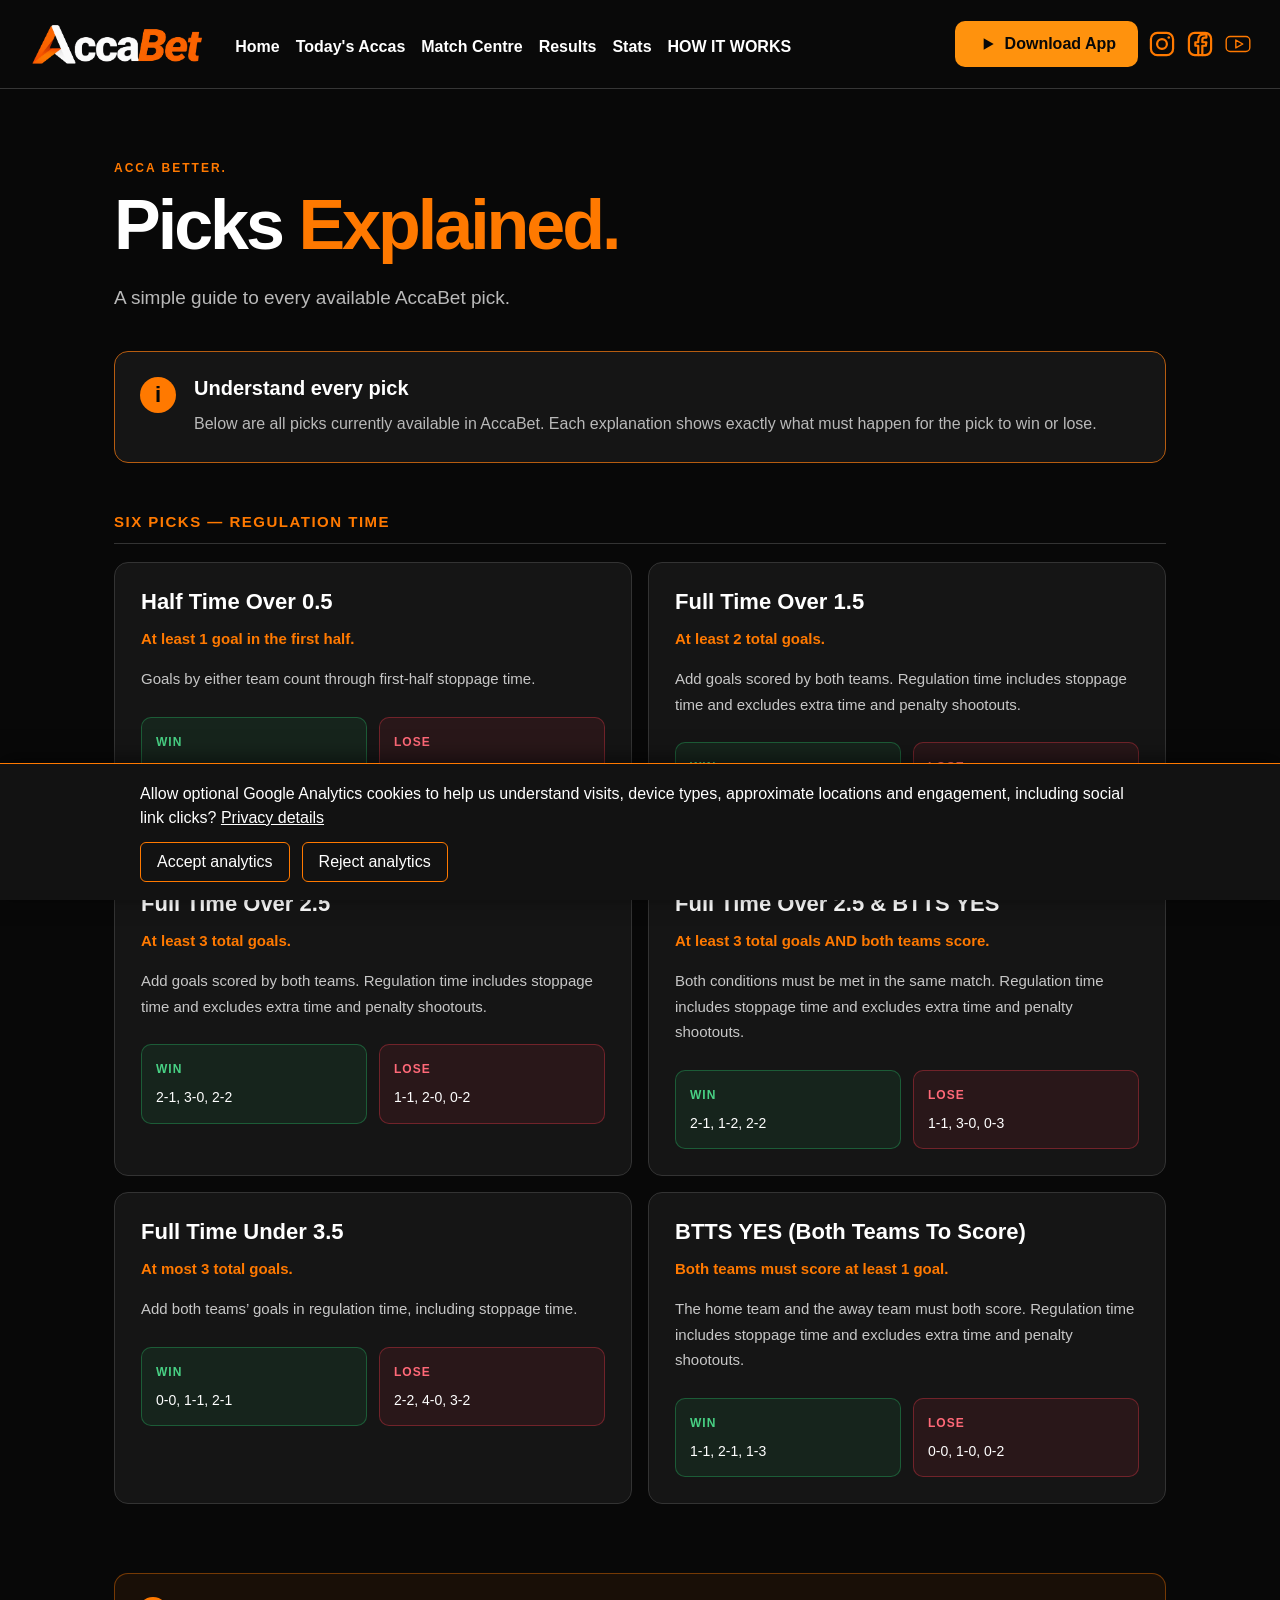
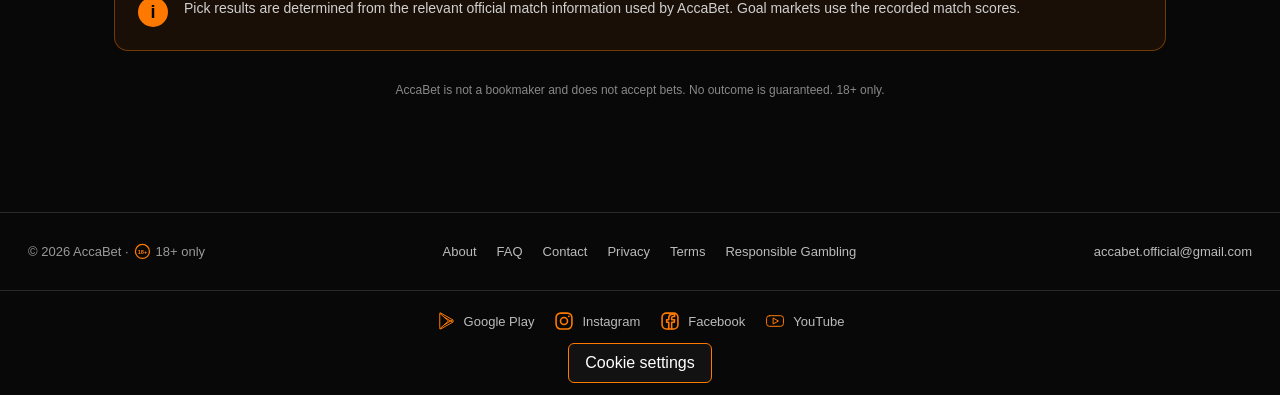
<file: picks-explained/index.html>
<!DOCTYPE html><html lang="en-GB"><head><meta charset="utf-8"><meta name="viewport" content="width=device-width,initial-scale=1"><meta name="description" content="Understand every AccaBet accumulator pick, including goal markets, both teams to score, and winning and losing examples."><title>Picks Explained | AccaBet</title><link rel="canonical" href="https://www.accabet.co.uk/picks-explained/"><style>.picks-page[data-astro-cid-pn4zdegm]{max-width:1100px;margin:0 auto;padding:72px 24px 100px}.picks-heading[data-astro-cid-pn4zdegm]{margin-bottom:38px}.picks-eyebrow[data-astro-cid-pn4zdegm]{color:#ff7900;letter-spacing:2px;margin-bottom:14px;font-size:12px;font-weight:800}.picks-heading[data-astro-cid-pn4zdegm] h1[data-astro-cid-pn4zdegm]{color:#fff;margin:0 0 20px;font-size:clamp(42px,6vw,70px);line-height:1.05}.picks-heading[data-astro-cid-pn4zdegm] h1[data-astro-cid-pn4zdegm] span[data-astro-cid-pn4zdegm]{color:#ff7900}.picks-heading[data-astro-cid-pn4zdegm]>p[data-astro-cid-pn4zdegm]{color:#b9b9b9;font-size:19px;line-height:1.6}.picks-intro[data-astro-cid-pn4zdegm]{background:#151515;border:1px solid #b65c10;border-radius:14px;align-items:flex-start;gap:18px;margin-bottom:50px;padding:25px;display:flex}.picks-intro-icon[data-astro-cid-pn4zdegm],.important-icon[data-astro-cid-pn4zdegm]{color:#080808;background:#ff7900;border-radius:50%;flex:0 0 36px;justify-content:center;align-items:center;height:36px;font-size:22px;font-weight:900;display:flex}.picks-intro[data-astro-cid-pn4zdegm] h2[data-astro-cid-pn4zdegm]{color:#fff;margin:0 0 10px;font-size:20px}.picks-intro[data-astro-cid-pn4zdegm] p[data-astro-cid-pn4zdegm]{color:#b9b9b9;margin:0;line-height:1.7}.picks-group[data-astro-cid-pn4zdegm]{margin-bottom:45px}.picks-group-title[data-astro-cid-pn4zdegm]{color:#ff7900;letter-spacing:1.5px;border-bottom:1px solid #333;margin:0 0 18px;padding-bottom:13px;font-size:15px;font-weight:900}.picks-grid[data-astro-cid-pn4zdegm]{grid-template-columns:repeat(2,minmax(0,1fr));gap:16px;display:grid}.pick-card[data-astro-cid-pn4zdegm]{background:#151515;border:1px solid #333;border-radius:14px;padding:26px}.pick-card[data-astro-cid-pn4zdegm] h3[data-astro-cid-pn4zdegm]{color:#fff;margin:0 0 12px;font-size:22px}.pick-rule[data-astro-cid-pn4zdegm]{color:#ff7900;margin:0 0 15px;font-size:15px;font-weight:700;line-height:1.6}.pick-explanation[data-astro-cid-pn4zdegm]{color:#c7c7c7;margin:0 0 25px;font-size:15px;line-height:1.7}.pick-examples[data-astro-cid-pn4zdegm]{grid-template-columns:1fr 1fr;gap:12px;display:grid}.pick-example[data-astro-cid-pn4zdegm]{border-radius:10px;padding:14px}.pick-example[data-astro-cid-pn4zdegm].win{background:#27ae601a;border:1px solid #27ae6066}.pick-example[data-astro-cid-pn4zdegm].lose{background:#dc35451a;border:1px solid #dc354566}.pick-result-label[data-astro-cid-pn4zdegm]{letter-spacing:1px;margin-bottom:10px;font-size:12px;font-weight:900;display:inline-block}.win[data-astro-cid-pn4zdegm] .pick-result-label[data-astro-cid-pn4zdegm]{color:#48d184}.lose[data-astro-cid-pn4zdegm] .pick-result-label[data-astro-cid-pn4zdegm]{color:#ff6978}.pick-example[data-astro-cid-pn4zdegm] p[data-astro-cid-pn4zdegm]{color:#fff;margin:0;font-size:14px;line-height:1.6}.picks-important[data-astro-cid-pn4zdegm]{background:#ff790012;border:1px solid #ff790066;border-radius:14px;align-items:flex-start;gap:16px;padding:23px;display:flex}.important-icon[data-astro-cid-pn4zdegm]{flex-basis:30px;height:30px;font-size:18px}.picks-important[data-astro-cid-pn4zdegm] p[data-astro-cid-pn4zdegm]{color:#d0d0d0;margin:0;font-size:14px;line-height:1.7}.picks-disclaimer[data-astro-cid-pn4zdegm]{color:#888;text-align:center;margin-top:30px;font-size:12px;line-height:1.6}@media (width<=980px){.picks-grid[data-astro-cid-pn4zdegm]{grid-template-columns:1fr}}@media (width<=600px){.picks-page[data-astro-cid-pn4zdegm]{padding:45px 16px 70px}.picks-intro[data-astro-cid-pn4zdegm],.pick-card[data-astro-cid-pn4zdegm]{padding:19px}.pick-examples[data-astro-cid-pn4zdegm]{grid-template-columns:1fr}.picks-heading[data-astro-cid-pn4zdegm]>p[data-astro-cid-pn4zdegm]{font-size:16px}}
</style><link rel="stylesheet" href="/_astro/BaseLayout.CgucN7R0.css"></head><body><header class="site-header ab-new-header" data-astro-cid-nen7h5rs><div class="header-inner ab-header-inner" data-astro-cid-nen7h5rs><a class="site-logo ab-wordmark ab-original-logo" href="/" aria-label="AccaBet Home" data-astro-cid-nen7h5rs><img src="/images/accabet-logo.png" alt="AccaBet" width="2048" height="684" data-astro-cid-nen7h5rs></a><nav class="desktop-nav ab-main-nav" aria-label="Main navigation" data-astro-cid-nen7h5rs><a href="/" class="nav-link" data-astro-cid-nen7h5rs>Home</a><a href="/todays-accas/" class="nav-link" data-astro-cid-nen7h5rs>Today&#39;s Accas</a><a href="/upcoming-games/" class="nav-link" data-astro-cid-nen7h5rs>Match Centre</a><a href="/daily-accas/" class="nav-link" data-astro-cid-nen7h5rs>Results</a><a href="/statistics/" class="nav-link" data-astro-cid-nen7h5rs>Stats</a><a href="/how-it-works" class="nav-link" data-astro-cid-nen7h5rs>HOW IT WORKS</a></nav><div class="ab-header-actions" data-astro-cid-nen7h5rs><a class="ab-download" href="https://play.google.com/store/apps/details?id=com.accabet.accabet" target="_blank" rel="noopener noreferrer" aria-label="Download AccaBet on Google Play" data-astro-cid-nen7h5rs><svg viewBox="0 0 24 24" aria-hidden="true" data-astro-cid-nen7h5rs><path d="m8 5 12 7-12 7z" fill="currentColor" data-astro-cid-nen7h5rs></path></svg>Download App</a><a href="https://www.instagram.com/accabet.official/" target="_blank" rel="noopener noreferrer" aria-label="Instagram" data-astro-cid-nen7h5rs><img src="/images/social/instagram.svg" alt="" data-astro-cid-nen7h5rs></a><a href="https://www.facebook.com/people/AccaBet/61596018952152/" target="_blank" rel="noopener noreferrer" aria-label="Facebook" data-astro-cid-nen7h5rs><img src="/images/social/facebook.svg" alt="" data-astro-cid-nen7h5rs></a><a href="https://www.youtube.com/@AccaBetOfficial" target="_blank" rel="noopener noreferrer" aria-label="YouTube" data-astro-cid-nen7h5rs><img src="/images/social/youtube.svg" alt="" data-astro-cid-nen7h5rs></a></div><details class="mobile-menu" data-astro-cid-nen7h5rs><summary aria-label="Open navigation menu" data-astro-cid-nen7h5rs><span data-astro-cid-nen7h5rs></span><span data-astro-cid-nen7h5rs></span><span data-astro-cid-nen7h5rs></span></summary><nav aria-label="Mobile navigation" data-astro-cid-nen7h5rs><a href="/" class="nav-link" data-astro-cid-nen7h5rs>Home</a><a href="/todays-accas/" class="nav-link" data-astro-cid-nen7h5rs>Today&#39;s Accas</a><a href="/upcoming-games/" class="nav-link" data-astro-cid-nen7h5rs>Match Centre</a><a href="/daily-accas/" class="nav-link" data-astro-cid-nen7h5rs>Results</a><a href="/statistics/" class="nav-link" data-astro-cid-nen7h5rs>Stats</a><a href="/how-it-works" class="nav-link" data-astro-cid-nen7h5rs>HOW IT WORKS</a><a href="https://play.google.com/store/apps/details?id=com.accabet.accabet" target="_blank" rel="noopener noreferrer" data-astro-cid-nen7h5rs>Download App</a></nav></details></div></header><main class="picks-page" data-astro-cid-pn4zdegm><header class="picks-heading" data-astro-cid-pn4zdegm><div class="picks-eyebrow" data-astro-cid-pn4zdegm>ACCA BETTER.</div><h1 data-astro-cid-pn4zdegm>Picks <span data-astro-cid-pn4zdegm>Explained.</span></h1><p data-astro-cid-pn4zdegm>A simple guide to every available AccaBet pick.</p></header><section class="picks-intro" aria-labelledby="intro-heading" data-astro-cid-pn4zdegm><div class="picks-intro-icon" aria-hidden="true" data-astro-cid-pn4zdegm>i</div><div data-astro-cid-pn4zdegm><h2 id="intro-heading" data-astro-cid-pn4zdegm>Understand every pick</h2><p data-astro-cid-pn4zdegm>Below are all picks currently available in AccaBet. Each explanation shows exactly what must happen for the pick to win or lose.</p></div></section><section class="picks-group" aria-label="SIX PICKS — REGULATION TIME" data-astro-cid-pn4zdegm><h2 class="picks-group-title" data-astro-cid-pn4zdegm>SIX PICKS — REGULATION TIME</h2><div class="picks-grid" data-astro-cid-pn4zdegm><article class="pick-card" data-astro-cid-pn4zdegm><h3 data-astro-cid-pn4zdegm>Half Time Over 0.5</h3><p class="pick-rule" data-astro-cid-pn4zdegm>At least 1 goal in the first half.</p><p class="pick-explanation" data-astro-cid-pn4zdegm>Goals by either team count through first-half stoppage time.</p><div class="pick-examples" data-astro-cid-pn4zdegm><div class="pick-example win" data-astro-cid-pn4zdegm><span class="pick-result-label" data-astro-cid-pn4zdegm>WIN</span><p data-astro-cid-pn4zdegm>1-0, 0-1, 1-1</p></div><div class="pick-example lose" data-astro-cid-pn4zdegm><span class="pick-result-label" data-astro-cid-pn4zdegm>LOSE</span><p data-astro-cid-pn4zdegm>0-0</p></div></div></article><article class="pick-card" data-astro-cid-pn4zdegm><h3 data-astro-cid-pn4zdegm>Full Time Over 1.5</h3><p class="pick-rule" data-astro-cid-pn4zdegm>At least 2 total goals.</p><p class="pick-explanation" data-astro-cid-pn4zdegm>Add goals scored by both teams. Regulation time includes stoppage time and excludes extra time and penalty shootouts.</p><div class="pick-examples" data-astro-cid-pn4zdegm><div class="pick-example win" data-astro-cid-pn4zdegm><span class="pick-result-label" data-astro-cid-pn4zdegm>WIN</span><p data-astro-cid-pn4zdegm>2-0, 1-1, 1-2</p></div><div class="pick-example lose" data-astro-cid-pn4zdegm><span class="pick-result-label" data-astro-cid-pn4zdegm>LOSE</span><p data-astro-cid-pn4zdegm>0-0, 1-0, 0-1</p></div></div></article><article class="pick-card" data-astro-cid-pn4zdegm><h3 data-astro-cid-pn4zdegm>Full Time Over 2.5</h3><p class="pick-rule" data-astro-cid-pn4zdegm>At least 3 total goals.</p><p class="pick-explanation" data-astro-cid-pn4zdegm>Add goals scored by both teams. Regulation time includes stoppage time and excludes extra time and penalty shootouts.</p><div class="pick-examples" data-astro-cid-pn4zdegm><div class="pick-example win" data-astro-cid-pn4zdegm><span class="pick-result-label" data-astro-cid-pn4zdegm>WIN</span><p data-astro-cid-pn4zdegm>2-1, 3-0, 2-2</p></div><div class="pick-example lose" data-astro-cid-pn4zdegm><span class="pick-result-label" data-astro-cid-pn4zdegm>LOSE</span><p data-astro-cid-pn4zdegm>1-1, 2-0, 0-2</p></div></div></article><article class="pick-card" data-astro-cid-pn4zdegm><h3 data-astro-cid-pn4zdegm>Full Time Over 2.5 &amp; BTTS YES</h3><p class="pick-rule" data-astro-cid-pn4zdegm>At least 3 total goals AND both teams score.</p><p class="pick-explanation" data-astro-cid-pn4zdegm>Both conditions must be met in the same match. Regulation time includes stoppage time and excludes extra time and penalty shootouts.</p><div class="pick-examples" data-astro-cid-pn4zdegm><div class="pick-example win" data-astro-cid-pn4zdegm><span class="pick-result-label" data-astro-cid-pn4zdegm>WIN</span><p data-astro-cid-pn4zdegm>2-1, 1-2, 2-2</p></div><div class="pick-example lose" data-astro-cid-pn4zdegm><span class="pick-result-label" data-astro-cid-pn4zdegm>LOSE</span><p data-astro-cid-pn4zdegm>1-1, 3-0, 0-3</p></div></div></article><article class="pick-card" data-astro-cid-pn4zdegm><h3 data-astro-cid-pn4zdegm>Full Time Under 3.5</h3><p class="pick-rule" data-astro-cid-pn4zdegm>At most 3 total goals.</p><p class="pick-explanation" data-astro-cid-pn4zdegm>Add both teams’ goals in regulation time, including stoppage time.</p><div class="pick-examples" data-astro-cid-pn4zdegm><div class="pick-example win" data-astro-cid-pn4zdegm><span class="pick-result-label" data-astro-cid-pn4zdegm>WIN</span><p data-astro-cid-pn4zdegm>0-0, 1-1, 2-1</p></div><div class="pick-example lose" data-astro-cid-pn4zdegm><span class="pick-result-label" data-astro-cid-pn4zdegm>LOSE</span><p data-astro-cid-pn4zdegm>2-2, 4-0, 3-2</p></div></div></article><article class="pick-card" data-astro-cid-pn4zdegm><h3 data-astro-cid-pn4zdegm>BTTS YES (Both Teams To Score)</h3><p class="pick-rule" data-astro-cid-pn4zdegm>Both teams must score at least 1 goal.</p><p class="pick-explanation" data-astro-cid-pn4zdegm>The home team and the away team must both score. Regulation time includes stoppage time and excludes extra time and penalty shootouts.</p><div class="pick-examples" data-astro-cid-pn4zdegm><div class="pick-example win" data-astro-cid-pn4zdegm><span class="pick-result-label" data-astro-cid-pn4zdegm>WIN</span><p data-astro-cid-pn4zdegm>1-1, 2-1, 1-3</p></div><div class="pick-example lose" data-astro-cid-pn4zdegm><span class="pick-result-label" data-astro-cid-pn4zdegm>LOSE</span><p data-astro-cid-pn4zdegm>0-0, 1-0, 0-2</p></div></div></article></div></section><aside class="picks-important" data-astro-cid-pn4zdegm><span class="important-icon" aria-hidden="true" data-astro-cid-pn4zdegm>i</span><p data-astro-cid-pn4zdegm>Pick results are determined from the relevant official match information used by AccaBet. Goal markets use the recorded match scores.</p></aside><p class="picks-disclaimer" data-astro-cid-pn4zdegm>AccaBet is not a bookmaker and does not accept bets. No outcome is guaranteed. 18+ only.</p></main><footer class="site-footer"><div class="footer-inner"><span class="footer-age">© 2026 AccaBet · <svg class="ab-icon" aria-hidden="true" viewBox="0 0 24 24" fill="none" stroke="currentColor" stroke-width="1.8"><circle cx="12" cy="12" r="10"></circle><text x="12" y="15.5" text-anchor="middle" font-size="8" font-weight="800" stroke="none" fill="currentColor">18+</text></svg> 18+ only</span><nav aria-label="Footer navigation"><a href="/how-it-works/">About</a><a href="/faq/">FAQ</a><a href="/contact/">Contact</a><a href="/privacy/">Privacy</a><a href="/terms/">Terms</a><a href="/responsible-gambling/">Responsible Gambling</a></nav><a href="mailto:accabet.official@gmail.com">accabet.official@gmail.com</a></div><nav class="footer-social" aria-label="Social platforms"><a href="https://play.google.com/store/apps/details?id=com.accabet.accabet" target="_blank" rel="noopener noreferrer" aria-label="Download AccaBet on Google Play"><img class="footer-social-logo" src="/images/social/google-play.svg" alt="" aria-hidden="true"> Google Play</a><a href="https://www.instagram.com/accabet.official/" target="_blank" rel="noopener noreferrer"><img class="footer-social-logo" src="/images/social/instagram.svg" alt="" aria-hidden="true"> Instagram</a><a href="https://www.facebook.com/people/AccaBet/61596018952152/" target="_blank" rel="noopener noreferrer"><img class="footer-social-logo" src="/images/social/facebook.svg" alt="" aria-hidden="true"> Facebook</a><a href="https://www.youtube.com/@AccaBetOfficial" target="_blank" rel="noopener noreferrer"><img class="footer-social-logo" src="/images/social/youtube.svg" alt="" aria-hidden="true"> YouTube</a></nav></footer><aside id="analytics-consent" aria-label="Analytics cookie preferences" hidden data-astro-cid-5krk3x6l><p data-astro-cid-5krk3x6l>Allow optional Google Analytics cookies to help us understand visits, device types, approximate locations and engagement, including social link clicks? <a href="/privacy/#website-analytics" data-astro-cid-5krk3x6l>Privacy details</a></p><div data-astro-cid-5krk3x6l><button type="button" data-analytics-choice="accepted" data-astro-cid-5krk3x6l>Accept analytics</button><button type="button" data-analytics-choice="rejected" data-astro-cid-5krk3x6l>Reject analytics</button></div></aside><button id="analytics-settings" type="button" data-astro-cid-5krk3x6l>Cookie settings</button><script defer src="/analytics.js" data-measurement-id="G-DXY0L56227"></script></body></html>
</file>
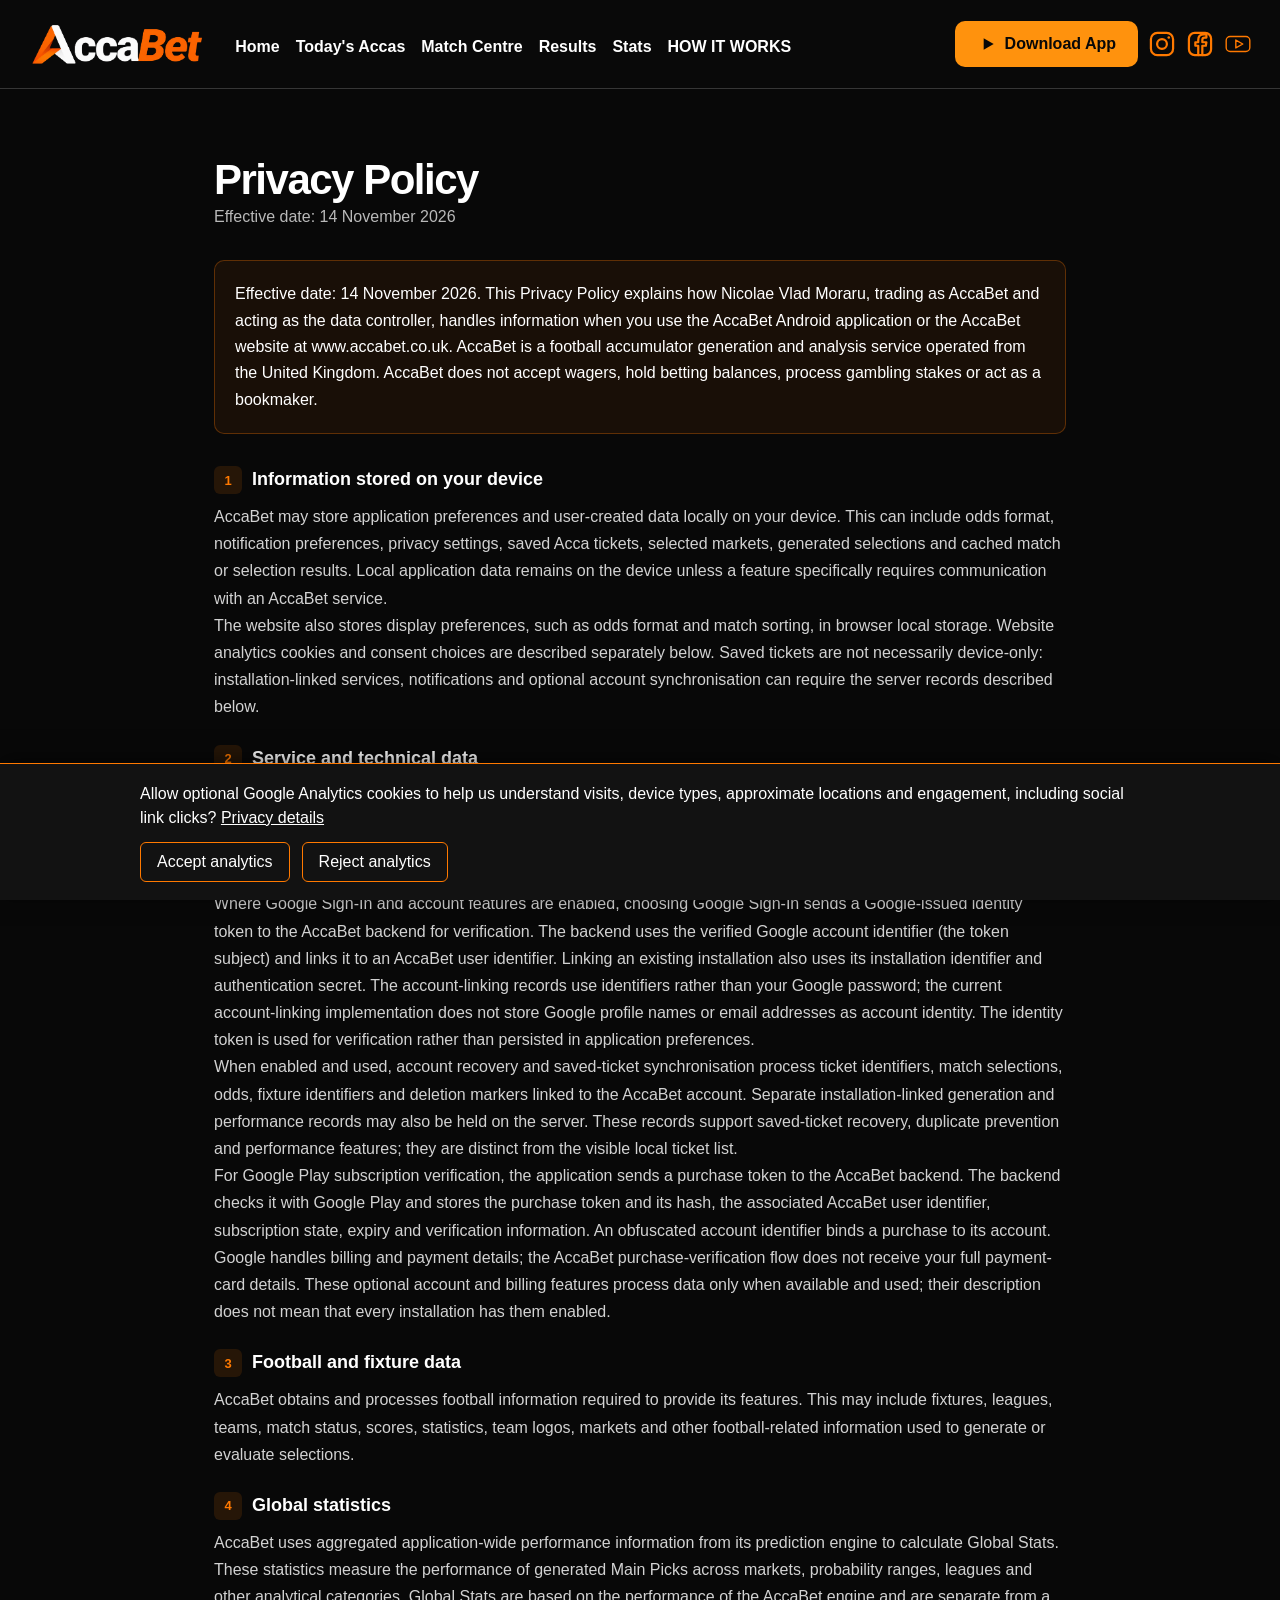
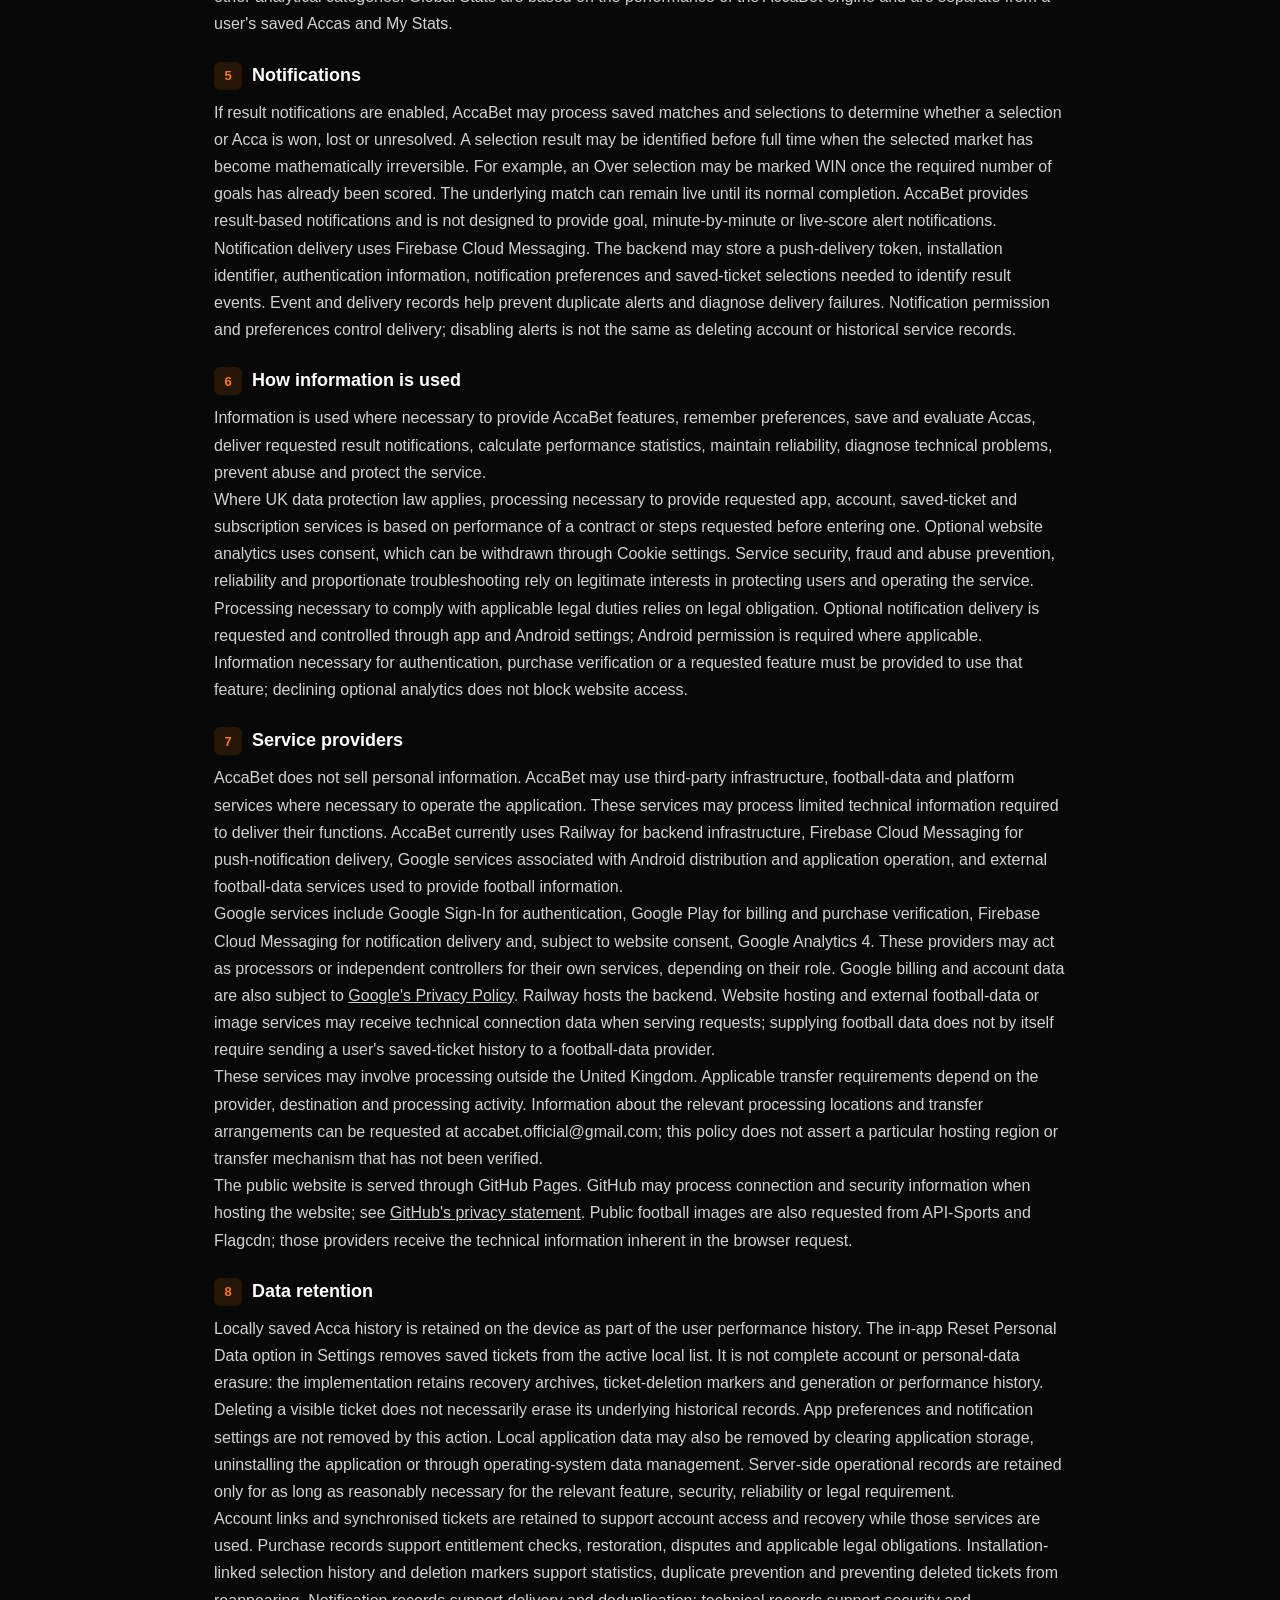
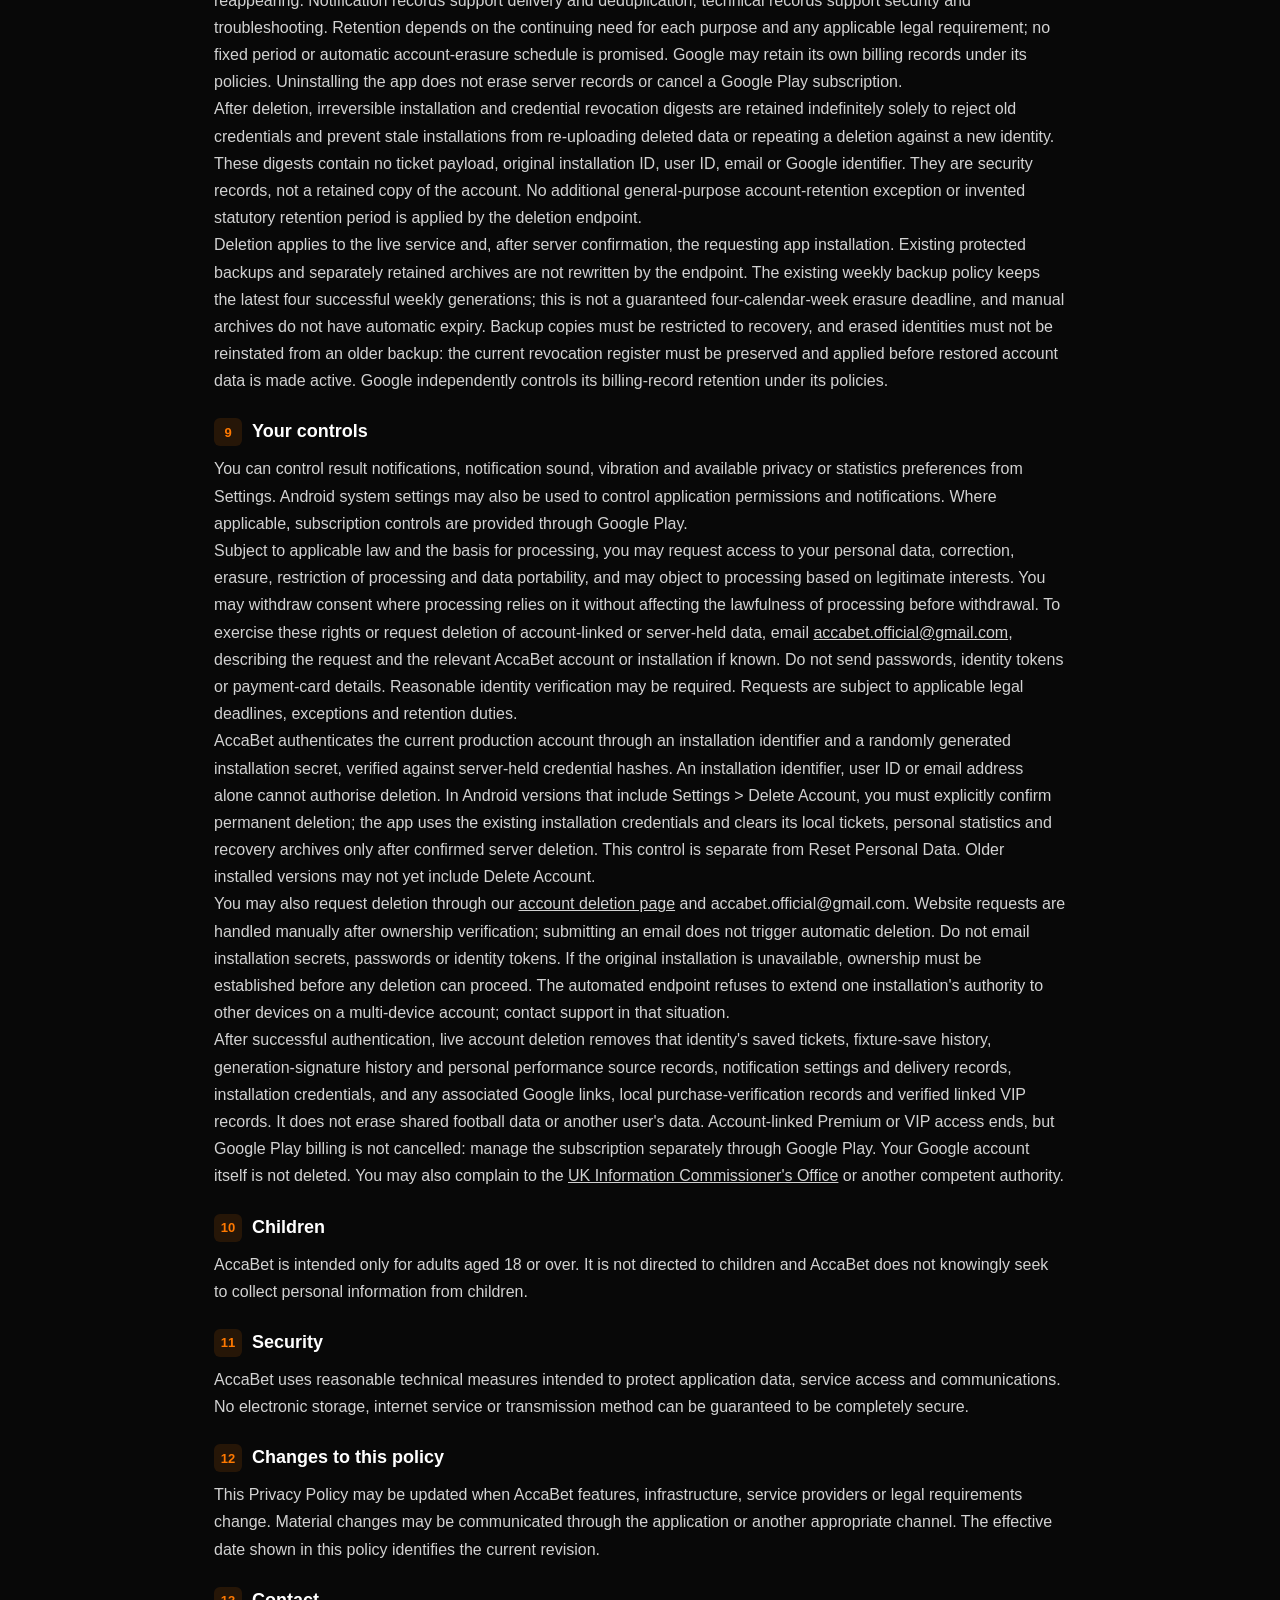
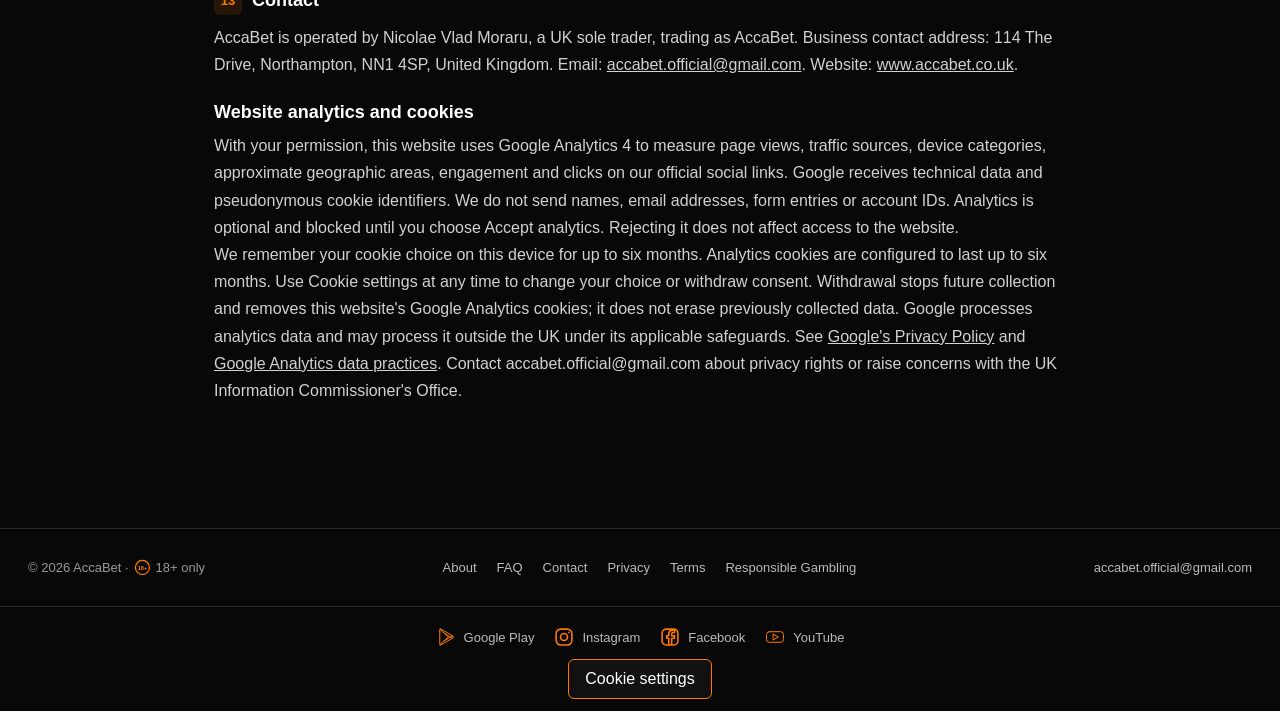
<file: privacy/index.html>
<!DOCTYPE html><html lang="en-GB"><head><meta charset="utf-8"><meta name="viewport" content="width=device-width,initial-scale=1"><meta name="description" content="How AccaBet handles personal data, privacy and your data protection rights."><title>Privacy Policy | AccaBet</title><link rel="canonical" href="https://www.accabet.co.uk/privacy/"><link rel="stylesheet" href="/_astro/BaseLayout.CgucN7R0.css"></head><body><header class="site-header ab-new-header" data-astro-cid-nen7h5rs><div class="header-inner ab-header-inner" data-astro-cid-nen7h5rs><a class="site-logo ab-wordmark ab-original-logo" href="/" aria-label="AccaBet Home" data-astro-cid-nen7h5rs><img src="/images/accabet-logo.png" alt="AccaBet" width="2048" height="684" data-astro-cid-nen7h5rs></a><nav class="desktop-nav ab-main-nav" aria-label="Main navigation" data-astro-cid-nen7h5rs><a href="/" class="nav-link" data-astro-cid-nen7h5rs>Home</a><a href="/todays-accas/" class="nav-link" data-astro-cid-nen7h5rs>Today&#39;s Accas</a><a href="/upcoming-games/" class="nav-link" data-astro-cid-nen7h5rs>Match Centre</a><a href="/daily-accas/" class="nav-link" data-astro-cid-nen7h5rs>Results</a><a href="/statistics/" class="nav-link" data-astro-cid-nen7h5rs>Stats</a><a href="/how-it-works" class="nav-link" data-astro-cid-nen7h5rs>HOW IT WORKS</a></nav><div class="ab-header-actions" data-astro-cid-nen7h5rs><a class="ab-download" href="https://play.google.com/store/apps/details?id=com.accabet.accabet" target="_blank" rel="noopener noreferrer" aria-label="Download AccaBet on Google Play" data-astro-cid-nen7h5rs><svg viewBox="0 0 24 24" aria-hidden="true" data-astro-cid-nen7h5rs><path d="m8 5 12 7-12 7z" fill="currentColor" data-astro-cid-nen7h5rs></path></svg>Download App</a><a href="https://www.instagram.com/accabet.official/" target="_blank" rel="noopener noreferrer" aria-label="Instagram" data-astro-cid-nen7h5rs><img src="/images/social/instagram.svg" alt="" data-astro-cid-nen7h5rs></a><a href="https://www.facebook.com/people/AccaBet/61596018952152/" target="_blank" rel="noopener noreferrer" aria-label="Facebook" data-astro-cid-nen7h5rs><img src="/images/social/facebook.svg" alt="" data-astro-cid-nen7h5rs></a><a href="https://www.youtube.com/@AccaBetOfficial" target="_blank" rel="noopener noreferrer" aria-label="YouTube" data-astro-cid-nen7h5rs><img src="/images/social/youtube.svg" alt="" data-astro-cid-nen7h5rs></a></div><details class="mobile-menu" data-astro-cid-nen7h5rs><summary aria-label="Open navigation menu" data-astro-cid-nen7h5rs><span data-astro-cid-nen7h5rs></span><span data-astro-cid-nen7h5rs></span><span data-astro-cid-nen7h5rs></span></summary><nav aria-label="Mobile navigation" data-astro-cid-nen7h5rs><a href="/" class="nav-link" data-astro-cid-nen7h5rs>Home</a><a href="/todays-accas/" class="nav-link" data-astro-cid-nen7h5rs>Today&#39;s Accas</a><a href="/upcoming-games/" class="nav-link" data-astro-cid-nen7h5rs>Match Centre</a><a href="/daily-accas/" class="nav-link" data-astro-cid-nen7h5rs>Results</a><a href="/statistics/" class="nav-link" data-astro-cid-nen7h5rs>Stats</a><a href="/how-it-works" class="nav-link" data-astro-cid-nen7h5rs>HOW IT WORKS</a><a href="https://play.google.com/store/apps/details?id=com.accabet.accabet" target="_blank" rel="noopener noreferrer" data-astro-cid-nen7h5rs>Download App</a></nav></details></div></header><main class="legal"><h1>Privacy Policy</h1><div class="date">Effective date: 14 November 2026</div><div class="intro">Effective date: 14 November 2026. This Privacy Policy explains how Nicolae Vlad Moraru, trading as AccaBet and acting as the data controller, handles information when you use the AccaBet Android application or the AccaBet website at www.accabet.co.uk. AccaBet is a football accumulator generation and analysis service operated from the United Kingdom. AccaBet does not accept wagers, hold betting balances, process gambling stakes or act as a bookmaker.</div><section><h2><b>1</b>Information stored on your device</h2><p>AccaBet may store application preferences and user-created data locally on your device. This can include odds format, notification preferences, privacy settings, saved Acca tickets, selected markets, generated selections and cached match or selection results. Local application data remains on the device unless a feature specifically requires communication with an AccaBet service.</p><p>The website also stores display preferences, such as odds format and match sorting, in browser local storage. Website analytics cookies and consent choices are described separately below. Saved tickets are not necessarily device-only: installation-linked services, notifications and optional account synchronisation can require the server records described below.</p></section><section><h2><b>2</b>Service and technical data</h2><p>When the application communicates with AccaBet services, standard technical information may be processed, including IP address, request metadata, application requests and information needed to provide, secure and troubleshoot the service. AccaBet may also use an installation identifier and related security information where required to provide notification features and protect the service against abuse.</p><p>Where Google Sign-In and account features are enabled, choosing Google Sign-In sends a Google-issued identity token to the AccaBet backend for verification. The backend uses the verified Google account identifier (the token subject) and links it to an AccaBet user identifier. Linking an existing installation also uses its installation identifier and authentication secret. The account-linking records use identifiers rather than your Google password; the current account-linking implementation does not store Google profile names or email addresses as account identity. The identity token is used for verification rather than persisted in application preferences.</p><p>When enabled and used, account recovery and saved-ticket synchronisation process ticket identifiers, match selections, odds, fixture identifiers and deletion markers linked to the AccaBet account. Separate installation-linked generation and performance records may also be held on the server. These records support saved-ticket recovery, duplicate prevention and performance features; they are distinct from the visible local ticket list.</p><p>For Google Play subscription verification, the application sends a purchase token to the AccaBet backend. The backend checks it with Google Play and stores the purchase token and its hash, the associated AccaBet user identifier, subscription state, expiry and verification information. An obfuscated account identifier binds a purchase to its account. Google handles billing and payment details; the AccaBet purchase-verification flow does not receive your full payment-card details. These optional account and billing features process data only when available and used; their description does not mean that every installation has them enabled.</p></section><section><h2><b>3</b>Football and fixture data</h2><p>AccaBet obtains and processes football information required to provide its features. This may include fixtures, leagues, teams, match status, scores, statistics, team logos, markets and other football-related information used to generate or evaluate selections.</p></section><section><h2><b>4</b>Global statistics</h2><p>AccaBet uses aggregated application-wide performance information from its prediction engine to calculate Global Stats. These statistics measure the performance of generated Main Picks across markets, probability ranges, leagues and other analytical categories. Global Stats are based on the performance of the AccaBet engine and are separate from a user&#39;s saved Accas and My Stats.</p></section><section><h2><b>5</b>Notifications</h2><p>If result notifications are enabled, AccaBet may process saved matches and selections to determine whether a selection or Acca is won, lost or unresolved. A selection result may be identified before full time when the selected market has become mathematically irreversible. For example, an Over selection may be marked WIN once the required number of goals has already been scored. The underlying match can remain live until its normal completion. AccaBet provides result-based notifications and is not designed to provide goal, minute-by-minute or live-score alert notifications.</p><p>Notification delivery uses Firebase Cloud Messaging. The backend may store a push-delivery token, installation identifier, authentication information, notification preferences and saved-ticket selections needed to identify result events. Event and delivery records help prevent duplicate alerts and diagnose delivery failures. Notification permission and preferences control delivery; disabling alerts is not the same as deleting account or historical service records.</p></section><section><h2><b>6</b>How information is used</h2><p>Information is used where necessary to provide AccaBet features, remember preferences, save and evaluate Accas, deliver requested result notifications, calculate performance statistics, maintain reliability, diagnose technical problems, prevent abuse and protect the service.</p><p>Where UK data protection law applies, processing necessary to provide requested app, account, saved-ticket and subscription services is based on performance of a contract or steps requested before entering one. Optional website analytics uses consent, which can be withdrawn through Cookie settings. Service security, fraud and abuse prevention, reliability and proportionate troubleshooting rely on legitimate interests in protecting users and operating the service. Processing necessary to comply with applicable legal duties relies on legal obligation. Optional notification delivery is requested and controlled through app and Android settings; Android permission is required where applicable. Information necessary for authentication, purchase verification or a requested feature must be provided to use that feature; declining optional analytics does not block website access.</p></section><section><h2><b>7</b>Service providers</h2><p>AccaBet does not sell personal information. AccaBet may use third-party infrastructure, football-data and platform services where necessary to operate the application. These services may process limited technical information required to deliver their functions. AccaBet currently uses Railway for backend infrastructure, Firebase Cloud Messaging for push-notification delivery, Google services associated with Android distribution and application operation, and external football-data services used to provide football information.</p><p>Google services include Google Sign-In for authentication, Google Play for billing and purchase verification, Firebase Cloud Messaging for notification delivery and, subject to website consent, Google Analytics 4. These providers may act as processors or independent controllers for their own services, depending on their role. Google billing and account data are also subject to <a href="https://policies.google.com/privacy">Google's Privacy Policy</a>. Railway hosts the backend. Website hosting and external football-data or image services may receive technical connection data when serving requests; supplying football data does not by itself require sending a user's saved-ticket history to a football-data provider.</p><p>These services may involve processing outside the United Kingdom. Applicable transfer requirements depend on the provider, destination and processing activity. Information about the relevant processing locations and transfer arrangements can be requested at accabet.official@gmail.com; this policy does not assert a particular hosting region or transfer mechanism that has not been verified.</p><p>The public website is served through GitHub Pages. GitHub may process connection and security information when hosting the website; see <a href="https://docs.github.com/en/site-policy/privacy-policies/github-general-privacy-statement">GitHub's privacy statement</a>. Public football images are also requested from API-Sports and Flagcdn; those providers receive the technical information inherent in the browser request.</p></section><section><h2><b>8</b>Data retention</h2><p>Locally saved Acca history is retained on the device as part of the user performance history. The in-app Reset Personal Data option in Settings removes saved tickets from the active local list. It is not complete account or personal-data erasure: the implementation retains recovery archives, ticket-deletion markers and generation or performance history. Deleting a visible ticket does not necessarily erase its underlying historical records. App preferences and notification settings are not removed by this action. Local application data may also be removed by clearing application storage, uninstalling the application or through operating-system data management. Server-side operational records are retained only for as long as reasonably necessary for the relevant feature, security, reliability or legal requirement.</p><p>Account links and synchronised tickets are retained to support account access and recovery while those services are used. Purchase records support entitlement checks, restoration, disputes and applicable legal obligations. Installation-linked selection history and deletion markers support statistics, duplicate prevention and preventing deleted tickets from reappearing. Notification records support delivery and deduplication; technical records support security and troubleshooting. Retention depends on the continuing need for each purpose and any applicable legal requirement; no fixed period or automatic account-erasure schedule is promised. Google may retain its own billing records under its policies. Uninstalling the app does not erase server records or cancel a Google Play subscription.</p><p>After deletion, irreversible installation and credential revocation digests are retained indefinitely solely to reject old credentials and prevent stale installations from re-uploading deleted data or repeating a deletion against a new identity. These digests contain no ticket payload, original installation ID, user ID, email or Google identifier. They are security records, not a retained copy of the account. No additional general-purpose account-retention exception or invented statutory retention period is applied by the deletion endpoint.</p><p>Deletion applies to the live service and, after server confirmation, the requesting app installation. Existing protected backups and separately retained archives are not rewritten by the endpoint. The existing weekly backup policy keeps the latest four successful weekly generations; this is not a guaranteed four-calendar-week erasure deadline, and manual archives do not have automatic expiry. Backup copies must be restricted to recovery, and erased identities must not be reinstated from an older backup: the current revocation register must be preserved and applied before restored account data is made active. Google independently controls its billing-record retention under its policies.</p></section><section><h2><b>9</b>Your controls</h2><p>You can control result notifications, notification sound, vibration and available privacy or statistics preferences from Settings. Android system settings may also be used to control application permissions and notifications. Where applicable, subscription controls are provided through Google Play.</p><p>Subject to applicable law and the basis for processing, you may request access to your personal data, correction, erasure, restriction of processing and data portability, and may object to processing based on legitimate interests. You may withdraw consent where processing relies on it without affecting the lawfulness of processing before withdrawal. To exercise these rights or request deletion of account-linked or server-held data, email <a href="mailto:accabet.official@gmail.com">accabet.official@gmail.com</a>, describing the request and the relevant AccaBet account or installation if known. Do not send passwords, identity tokens or payment-card details. Reasonable identity verification may be required. Requests are subject to applicable legal deadlines, exceptions and retention duties.</p><p>AccaBet authenticates the current production account through an installation identifier and a randomly generated installation secret, verified against server-held credential hashes. An installation identifier, user ID or email address alone cannot authorise deletion. In Android versions that include Settings &gt; Delete Account, you must explicitly confirm permanent deletion; the app uses the existing installation credentials and clears its local tickets, personal statistics and recovery archives only after confirmed server deletion. This control is separate from Reset Personal Data. Older installed versions may not yet include Delete Account.</p><p>You may also request deletion through our <a href="/delete-account/">account deletion page</a> and accabet.official@gmail.com. Website requests are handled manually after ownership verification; submitting an email does not trigger automatic deletion. Do not email installation secrets, passwords or identity tokens. If the original installation is unavailable, ownership must be established before any deletion can proceed. The automated endpoint refuses to extend one installation's authority to other devices on a multi-device account; contact support in that situation.</p><p>After successful authentication, live account deletion removes that identity's saved tickets, fixture-save history, generation-signature history and personal performance source records, notification settings and delivery records, installation credentials, and any associated Google links, local purchase-verification records and verified linked VIP records. It does not erase shared football data or another user's data. Account-linked Premium or VIP access ends, but Google Play billing is not cancelled: manage the subscription separately through Google Play. Your Google account itself is not deleted. You may also complain to the <a href="https://ico.org.uk/make-a-complaint/">UK Information Commissioner's Office</a> or another competent authority.</p></section><section><h2><b>10</b>Children</h2><p>AccaBet is intended only for adults aged 18 or over. It is not directed to children and AccaBet does not knowingly seek to collect personal information from children.</p></section><section><h2><b>11</b>Security</h2><p>AccaBet uses reasonable technical measures intended to protect application data, service access and communications. No electronic storage, internet service or transmission method can be guaranteed to be completely secure.</p></section><section><h2><b>12</b>Changes to this policy</h2><p>This Privacy Policy may be updated when AccaBet features, infrastructure, service providers or legal requirements change. Material changes may be communicated through the application or another appropriate channel. The effective date shown in this policy identifies the current revision.</p></section><section><h2><b>13</b>Contact</h2><p>AccaBet is operated by Nicolae Vlad Moraru, a UK sole trader, trading as AccaBet. Business contact address: 114 The Drive, Northampton, NN1 4SP, United Kingdom. Email: <a href="mailto:accabet.official@gmail.com">accabet.official@gmail.com</a>. Website: <a href="https://www.accabet.co.uk">www.accabet.co.uk</a>.</p></section><section id="website-analytics"><h2>Website analytics and cookies</h2><p>With your permission, this website uses Google Analytics 4 to measure page views, traffic sources, device categories, approximate geographic areas, engagement and clicks on our official social links. Google receives technical data and pseudonymous cookie identifiers. We do not send names, email addresses, form entries or account IDs. Analytics is optional and blocked until you choose Accept analytics. Rejecting it does not affect access to the website.</p><p>We remember your cookie choice on this device for up to six months. Analytics cookies are configured to last up to six months. Use Cookie settings at any time to change your choice or withdraw consent. Withdrawal stops future collection and removes this website's Google Analytics cookies; it does not erase previously collected data. Google processes analytics data and may process it outside the UK under its applicable safeguards. See <a href="https://policies.google.com/privacy">Google's Privacy Policy</a> and <a href="https://support.google.com/analytics/answer/6004245">Google Analytics data practices</a>. Contact accabet.official@gmail.com about privacy rights or raise concerns with the UK Information Commissioner's Office.</p></section></main><footer class="site-footer"><div class="footer-inner"><span class="footer-age">© 2026 AccaBet · <svg class="ab-icon" aria-hidden="true" viewBox="0 0 24 24" fill="none" stroke="currentColor" stroke-width="1.8"><circle cx="12" cy="12" r="10"></circle><text x="12" y="15.5" text-anchor="middle" font-size="8" font-weight="800" stroke="none" fill="currentColor">18+</text></svg> 18+ only</span><nav aria-label="Footer navigation"><a href="/how-it-works/">About</a><a href="/faq/">FAQ</a><a href="/contact/">Contact</a><a href="/privacy/">Privacy</a><a href="/terms/">Terms</a><a href="/responsible-gambling/">Responsible Gambling</a></nav><a href="mailto:accabet.official@gmail.com">accabet.official@gmail.com</a></div><nav class="footer-social" aria-label="Social platforms"><a href="https://play.google.com/store/apps/details?id=com.accabet.accabet" target="_blank" rel="noopener noreferrer" aria-label="Download AccaBet on Google Play"><img class="footer-social-logo" src="/images/social/google-play.svg" alt="" aria-hidden="true"> Google Play</a><a href="https://www.instagram.com/accabet.official/" target="_blank" rel="noopener noreferrer"><img class="footer-social-logo" src="/images/social/instagram.svg" alt="" aria-hidden="true"> Instagram</a><a href="https://www.facebook.com/people/AccaBet/61596018952152/" target="_blank" rel="noopener noreferrer"><img class="footer-social-logo" src="/images/social/facebook.svg" alt="" aria-hidden="true"> Facebook</a><a href="https://www.youtube.com/@AccaBetOfficial" target="_blank" rel="noopener noreferrer"><img class="footer-social-logo" src="/images/social/youtube.svg" alt="" aria-hidden="true"> YouTube</a></nav></footer><aside id="analytics-consent" aria-label="Analytics cookie preferences" hidden data-astro-cid-5krk3x6l><p data-astro-cid-5krk3x6l>Allow optional Google Analytics cookies to help us understand visits, device types, approximate locations and engagement, including social link clicks? <a href="/privacy/#website-analytics" data-astro-cid-5krk3x6l>Privacy details</a></p><div data-astro-cid-5krk3x6l><button type="button" data-analytics-choice="accepted" data-astro-cid-5krk3x6l>Accept analytics</button><button type="button" data-analytics-choice="rejected" data-astro-cid-5krk3x6l>Reject analytics</button></div></aside><button id="analytics-settings" type="button" data-astro-cid-5krk3x6l>Cookie settings</button><script defer src="/analytics.js" data-measurement-id="G-DXY0L56227"></script></body></html>
</file>
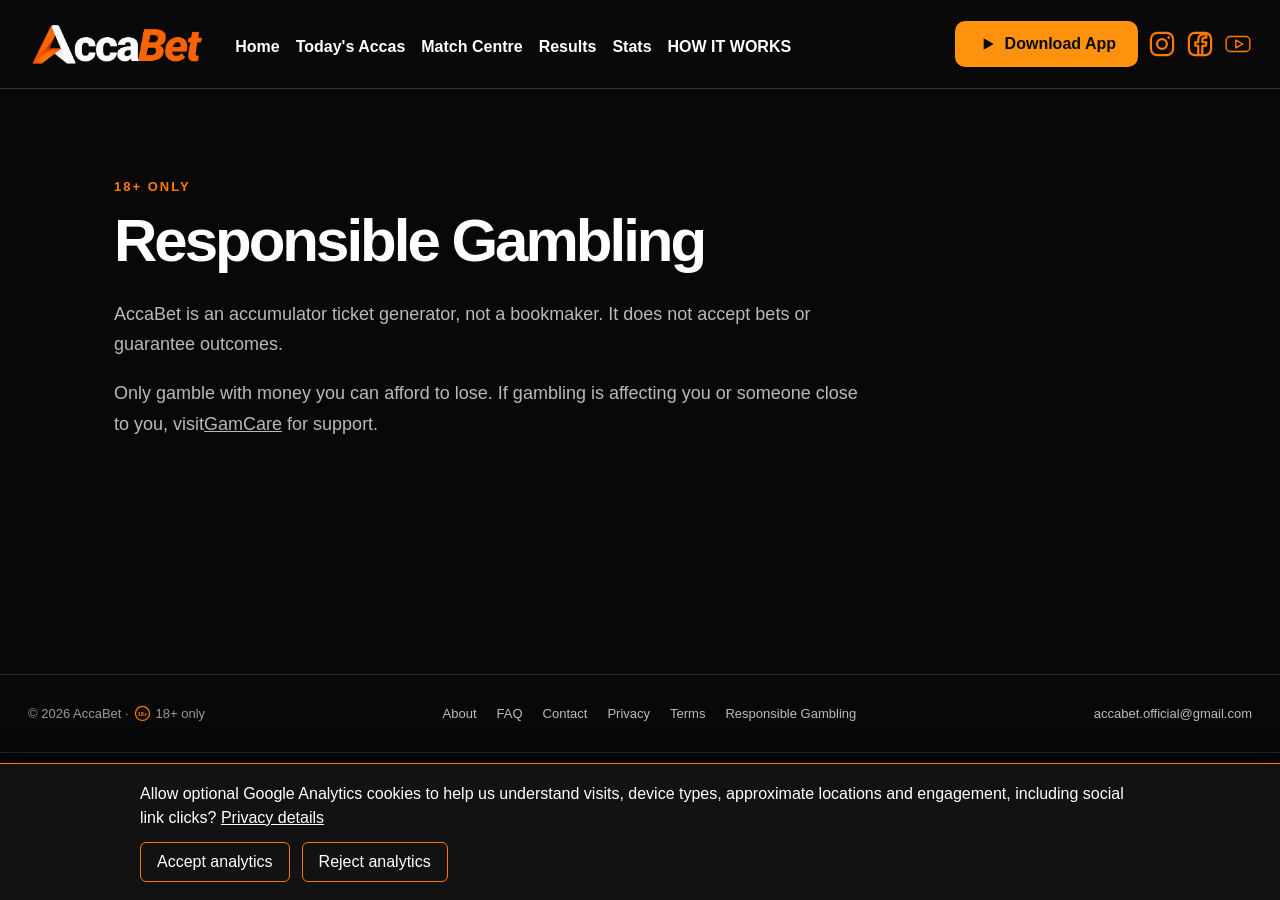
<file: responsible-gambling/index.html>
<!DOCTYPE html><html lang="en-GB"><head><meta charset="utf-8"><meta name="viewport" content="width=device-width,initial-scale=1"><meta name="description" content="AccaBet responsible gambling information for adults aged 18 and over, with links to support from GamCare."><title>Responsible Gambling | AccaBet</title><link rel="canonical" href="https://www.accabet.co.uk/responsible-gambling/"><link rel="stylesheet" href="/_astro/BaseLayout.CgucN7R0.css"></head><body><header class="site-header ab-new-header" data-astro-cid-nen7h5rs><div class="header-inner ab-header-inner" data-astro-cid-nen7h5rs><a class="site-logo ab-wordmark ab-original-logo" href="/" aria-label="AccaBet Home" data-astro-cid-nen7h5rs><img src="/images/accabet-logo.png" alt="AccaBet" width="2048" height="684" data-astro-cid-nen7h5rs></a><nav class="desktop-nav ab-main-nav" aria-label="Main navigation" data-astro-cid-nen7h5rs><a href="/" class="nav-link" data-astro-cid-nen7h5rs>Home</a><a href="/todays-accas/" class="nav-link" data-astro-cid-nen7h5rs>Today&#39;s Accas</a><a href="/upcoming-games/" class="nav-link" data-astro-cid-nen7h5rs>Match Centre</a><a href="/daily-accas/" class="nav-link" data-astro-cid-nen7h5rs>Results</a><a href="/statistics/" class="nav-link" data-astro-cid-nen7h5rs>Stats</a><a href="/how-it-works" class="nav-link" data-astro-cid-nen7h5rs>HOW IT WORKS</a></nav><div class="ab-header-actions" data-astro-cid-nen7h5rs><a class="ab-download" href="https://play.google.com/store/apps/details?id=com.accabet.accabet" target="_blank" rel="noopener noreferrer" aria-label="Download AccaBet on Google Play" data-astro-cid-nen7h5rs><svg viewBox="0 0 24 24" aria-hidden="true" data-astro-cid-nen7h5rs><path d="m8 5 12 7-12 7z" fill="currentColor" data-astro-cid-nen7h5rs></path></svg>Download App</a><a href="https://www.instagram.com/accabet.official/" target="_blank" rel="noopener noreferrer" aria-label="Instagram" data-astro-cid-nen7h5rs><img src="/images/social/instagram.svg" alt="" data-astro-cid-nen7h5rs></a><a href="https://www.facebook.com/people/AccaBet/61596018952152/" target="_blank" rel="noopener noreferrer" aria-label="Facebook" data-astro-cid-nen7h5rs><img src="/images/social/facebook.svg" alt="" data-astro-cid-nen7h5rs></a><a href="https://www.youtube.com/@AccaBetOfficial" target="_blank" rel="noopener noreferrer" aria-label="YouTube" data-astro-cid-nen7h5rs><img src="/images/social/youtube.svg" alt="" data-astro-cid-nen7h5rs></a></div><details class="mobile-menu" data-astro-cid-nen7h5rs><summary aria-label="Open navigation menu" data-astro-cid-nen7h5rs><span data-astro-cid-nen7h5rs></span><span data-astro-cid-nen7h5rs></span><span data-astro-cid-nen7h5rs></span></summary><nav aria-label="Mobile navigation" data-astro-cid-nen7h5rs><a href="/" class="nav-link" data-astro-cid-nen7h5rs>Home</a><a href="/todays-accas/" class="nav-link" data-astro-cid-nen7h5rs>Today&#39;s Accas</a><a href="/upcoming-games/" class="nav-link" data-astro-cid-nen7h5rs>Match Centre</a><a href="/daily-accas/" class="nav-link" data-astro-cid-nen7h5rs>Results</a><a href="/statistics/" class="nav-link" data-astro-cid-nen7h5rs>Stats</a><a href="/how-it-works" class="nav-link" data-astro-cid-nen7h5rs>HOW IT WORKS</a><a href="https://play.google.com/store/apps/details?id=com.accabet.accabet" target="_blank" rel="noopener noreferrer" data-astro-cid-nen7h5rs>Download App</a></nav></details></div></header><main class="page-shell"><div class="eyebrow">18+ ONLY</div><h1>Responsible Gambling</h1><p>AccaBet is an accumulator ticket generator, not a bookmaker. It does not accept bets or guarantee outcomes.</p><p>Only gamble with money you can afford to lose. If gambling is affecting you or someone close to you, visit<a href="https://www.gamcare.org.uk/" target="_blank" rel="noopener noreferrer">GamCare</a> for support.</p></main><footer class="site-footer"><div class="footer-inner"><span class="footer-age">© 2026 AccaBet · <svg class="ab-icon" aria-hidden="true" viewBox="0 0 24 24" fill="none" stroke="currentColor" stroke-width="1.8"><circle cx="12" cy="12" r="10"></circle><text x="12" y="15.5" text-anchor="middle" font-size="8" font-weight="800" stroke="none" fill="currentColor">18+</text></svg> 18+ only</span><nav aria-label="Footer navigation"><a href="/how-it-works/">About</a><a href="/faq/">FAQ</a><a href="/contact/">Contact</a><a href="/privacy/">Privacy</a><a href="/terms/">Terms</a><a href="/responsible-gambling/">Responsible Gambling</a></nav><a href="mailto:accabet.official@gmail.com">accabet.official@gmail.com</a></div><nav class="footer-social" aria-label="Social platforms"><a href="https://play.google.com/store/apps/details?id=com.accabet.accabet" target="_blank" rel="noopener noreferrer" aria-label="Download AccaBet on Google Play"><img class="footer-social-logo" src="/images/social/google-play.svg" alt="" aria-hidden="true"> Google Play</a><a href="https://www.instagram.com/accabet.official/" target="_blank" rel="noopener noreferrer"><img class="footer-social-logo" src="/images/social/instagram.svg" alt="" aria-hidden="true"> Instagram</a><a href="https://www.facebook.com/people/AccaBet/61596018952152/" target="_blank" rel="noopener noreferrer"><img class="footer-social-logo" src="/images/social/facebook.svg" alt="" aria-hidden="true"> Facebook</a><a href="https://www.youtube.com/@AccaBetOfficial" target="_blank" rel="noopener noreferrer"><img class="footer-social-logo" src="/images/social/youtube.svg" alt="" aria-hidden="true"> YouTube</a></nav></footer><aside id="analytics-consent" aria-label="Analytics cookie preferences" hidden data-astro-cid-5krk3x6l><p data-astro-cid-5krk3x6l>Allow optional Google Analytics cookies to help us understand visits, device types, approximate locations and engagement, including social link clicks? <a href="/privacy/#website-analytics" data-astro-cid-5krk3x6l>Privacy details</a></p><div data-astro-cid-5krk3x6l><button type="button" data-analytics-choice="accepted" data-astro-cid-5krk3x6l>Accept analytics</button><button type="button" data-analytics-choice="rejected" data-astro-cid-5krk3x6l>Reject analytics</button></div></aside><button id="analytics-settings" type="button" data-astro-cid-5krk3x6l>Cookie settings</button><script defer src="/analytics.js" data-measurement-id="G-DXY0L56227"></script></body></html>
</file>
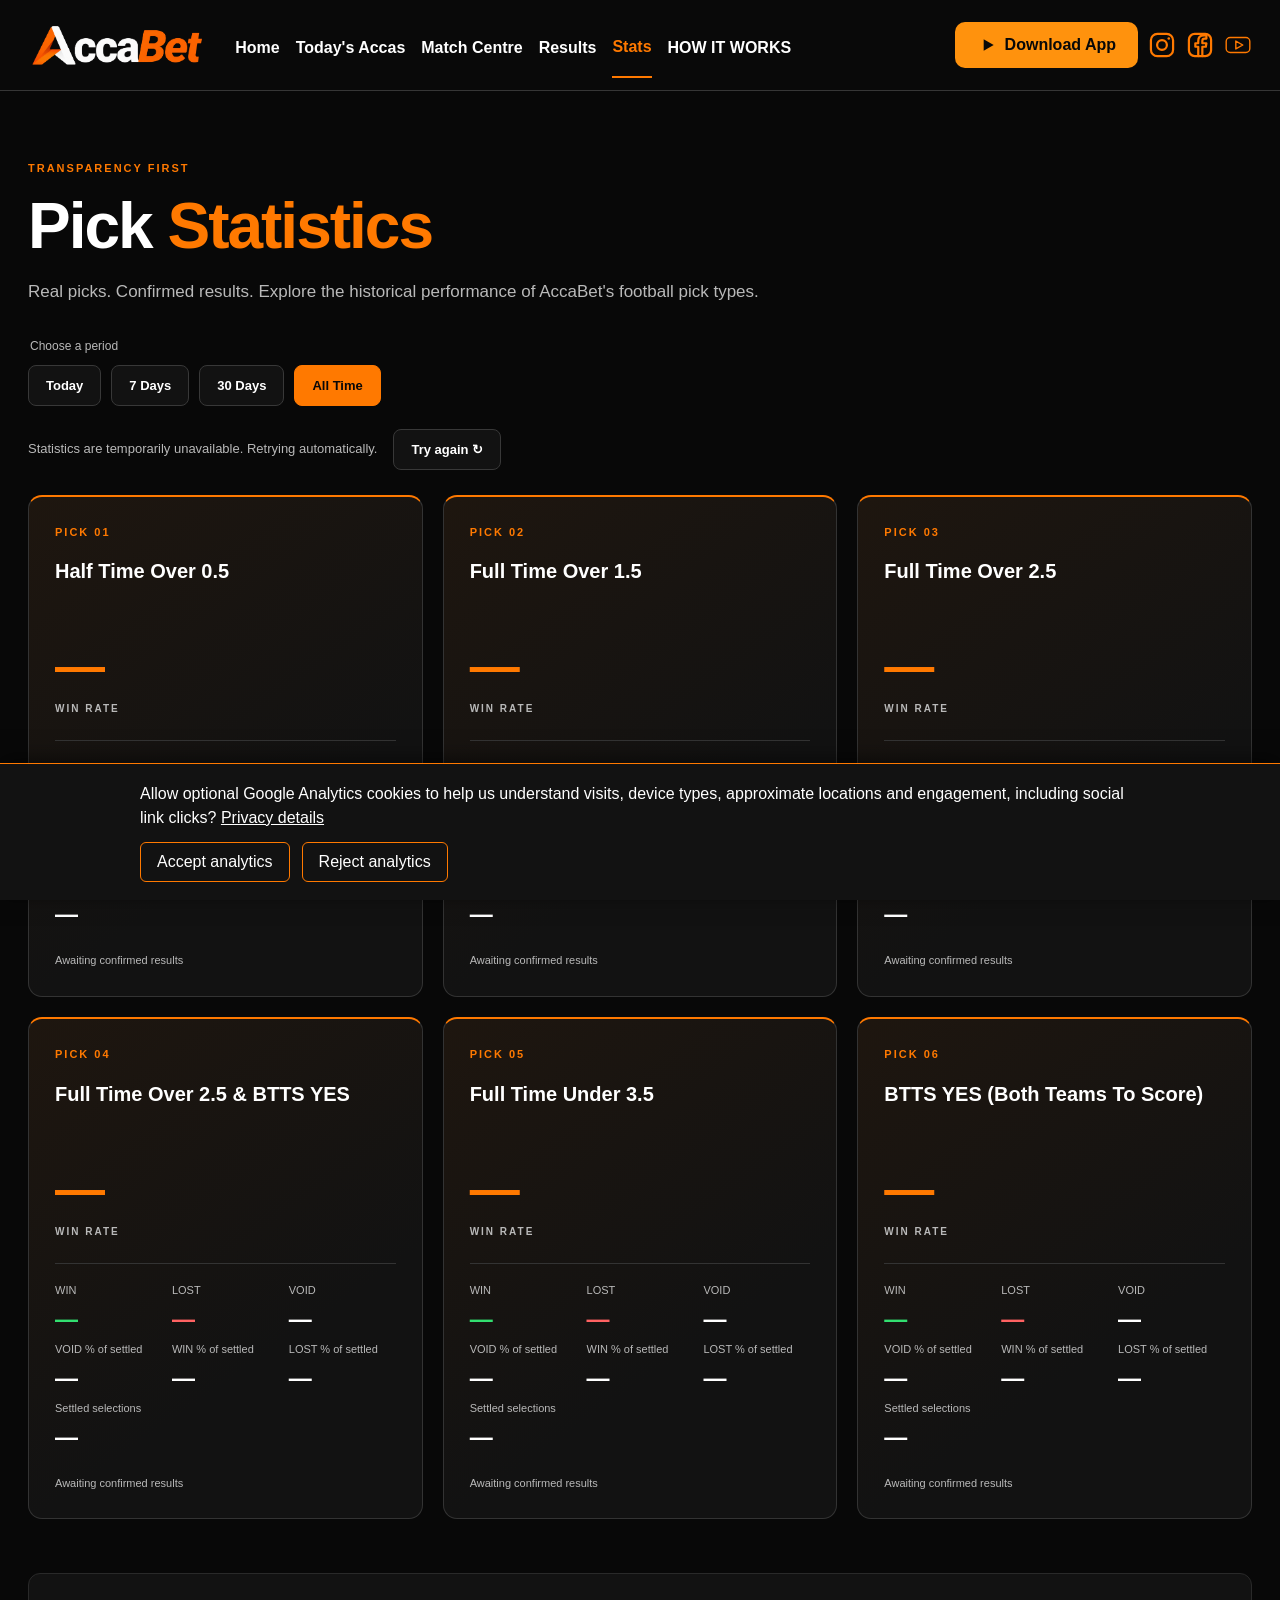
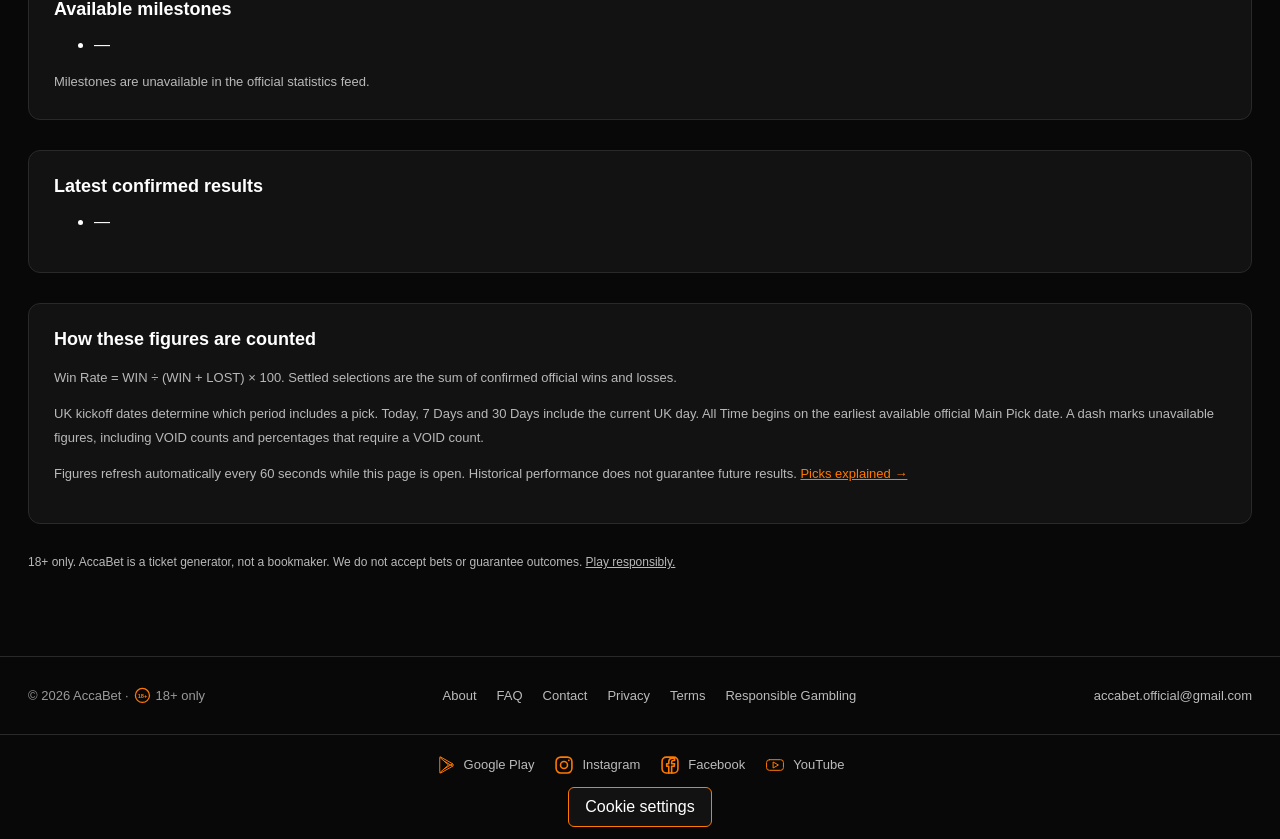
<file: statistics/index.html>
<!DOCTYPE html><html lang="en-GB"><head><meta charset="utf-8"><meta name="viewport" content="width=device-width,initial-scale=1"><meta name="description" content="Real historical AccaBet Main Pick results. Explore confirmed wins, losses and win rates across football pick types."><title>Statistics | AccaBet</title><link rel="canonical" href="https://www.accabet.co.uk/statistics/"><link rel="stylesheet" href="/_astro/statistics.MgLO4AHX.css"><link rel="stylesheet" href="/_astro/BaseLayout.CgucN7R0.css"></head><body><header class="site-header ab-new-header" data-astro-cid-nen7h5rs><div class="header-inner ab-header-inner" data-astro-cid-nen7h5rs><a class="site-logo ab-wordmark ab-original-logo" href="/" aria-label="AccaBet Home" data-astro-cid-nen7h5rs><img src="/images/accabet-logo.png" alt="AccaBet" width="2048" height="684" data-astro-cid-nen7h5rs></a><nav class="desktop-nav ab-main-nav" aria-label="Main navigation" data-astro-cid-nen7h5rs><a href="/" class="nav-link" data-astro-cid-nen7h5rs>Home</a><a href="/todays-accas/" class="nav-link" data-astro-cid-nen7h5rs>Today&#39;s Accas</a><a href="/upcoming-games/" class="nav-link" data-astro-cid-nen7h5rs>Match Centre</a><a href="/daily-accas/" class="nav-link" data-astro-cid-nen7h5rs>Results</a><a href="/statistics/" class="nav-link active" aria-current="page" data-astro-cid-nen7h5rs>Stats</a><a href="/how-it-works" class="nav-link" data-astro-cid-nen7h5rs>HOW IT WORKS</a></nav><div class="ab-header-actions" data-astro-cid-nen7h5rs><a class="ab-download" href="https://play.google.com/store/apps/details?id=com.accabet.accabet" target="_blank" rel="noopener noreferrer" aria-label="Download AccaBet on Google Play" data-astro-cid-nen7h5rs><svg viewBox="0 0 24 24" aria-hidden="true" data-astro-cid-nen7h5rs><path d="m8 5 12 7-12 7z" fill="currentColor" data-astro-cid-nen7h5rs></path></svg>Download App</a><a href="https://www.instagram.com/accabet.official/" target="_blank" rel="noopener noreferrer" aria-label="Instagram" data-astro-cid-nen7h5rs><img src="/images/social/instagram.svg" alt="" data-astro-cid-nen7h5rs></a><a href="https://www.facebook.com/people/AccaBet/61596018952152/" target="_blank" rel="noopener noreferrer" aria-label="Facebook" data-astro-cid-nen7h5rs><img src="/images/social/facebook.svg" alt="" data-astro-cid-nen7h5rs></a><a href="https://www.youtube.com/@AccaBetOfficial" target="_blank" rel="noopener noreferrer" aria-label="YouTube" data-astro-cid-nen7h5rs><img src="/images/social/youtube.svg" alt="" data-astro-cid-nen7h5rs></a></div><details class="mobile-menu" data-astro-cid-nen7h5rs><summary aria-label="Open navigation menu" data-astro-cid-nen7h5rs><span data-astro-cid-nen7h5rs></span><span data-astro-cid-nen7h5rs></span><span data-astro-cid-nen7h5rs></span></summary><nav aria-label="Mobile navigation" data-astro-cid-nen7h5rs><a href="/" class="nav-link" data-astro-cid-nen7h5rs>Home</a><a href="/todays-accas/" class="nav-link" data-astro-cid-nen7h5rs>Today&#39;s Accas</a><a href="/upcoming-games/" class="nav-link" data-astro-cid-nen7h5rs>Match Centre</a><a href="/daily-accas/" class="nav-link" data-astro-cid-nen7h5rs>Results</a><a href="/statistics/" class="nav-link active" data-astro-cid-nen7h5rs>Stats</a><a href="/how-it-works" class="nav-link" data-astro-cid-nen7h5rs>HOW IT WORKS</a><a href="https://play.google.com/store/apps/details?id=com.accabet.accabet" target="_blank" rel="noopener noreferrer" data-astro-cid-nen7h5rs>Download App</a></nav></details></div></header><main class="statistics-page" data-astro-cid-brdjzruo><header class="statistics-intro" data-astro-cid-brdjzruo><p class="eyebrow" data-astro-cid-brdjzruo>TRANSPARENCY FIRST</p><h1 data-astro-cid-brdjzruo>Pick <span data-astro-cid-brdjzruo>Statistics</span></h1><p data-astro-cid-brdjzruo>Real picks. Confirmed results. Explore the historical performance of AccaBet's football pick types.</p></header><fieldset class="periods" data-astro-cid-brdjzruo><legend data-astro-cid-brdjzruo>Choose a period</legend><div data-astro-cid-brdjzruo><button type="button" data-period="today" aria-pressed="false" data-astro-cid-brdjzruo>Today</button><button type="button" data-period="7d" aria-pressed="false" data-astro-cid-brdjzruo>7 Days</button><button type="button" data-period="30d" aria-pressed="false" data-astro-cid-brdjzruo>30 Days</button><button type="button" data-period="all" aria-pressed="true" data-astro-cid-brdjzruo>All Time</button></div></fieldset><div class="statistics-status" data-astro-cid-brdjzruo><p id="statistics-status" role="status" aria-live="polite" data-astro-cid-brdjzruo>Loading confirmed results…</p><button id="statistics-retry" type="button" hidden data-astro-cid-brdjzruo>Try again ↻</button></div><p id="statistics-window" class="window" data-astro-cid-brdjzruo></p><section id="statistics-grid" class="statistics-grid" aria-label="Win rates by pick" aria-busy="true" data-astro-cid-brdjzruo><article class="statistics-card" data-pick="HT_OVER_0_5" data-astro-cid-brdjzruo><p class="pick-number" data-astro-cid-brdjzruo>PICK 01</p><h2 data-astro-cid-brdjzruo>Half Time Over 0.5</h2><div class="rate" data-astro-cid-brdjzruo><strong data-value="win_rate" data-astro-cid-brdjzruo>—</strong><span data-astro-cid-brdjzruo>WIN RATE</span></div><dl data-astro-cid-brdjzruo><div data-astro-cid-brdjzruo><dt data-astro-cid-brdjzruo>WIN</dt><dd data-value="wins" data-astro-cid-brdjzruo>—</dd></div><div data-astro-cid-brdjzruo><dt data-astro-cid-brdjzruo>LOST</dt><dd data-value="losses" data-astro-cid-brdjzruo>—</dd></div><div data-astro-cid-brdjzruo><dt data-astro-cid-brdjzruo>VOID</dt><dd data-value="voids" data-astro-cid-brdjzruo>—</dd></div><div data-astro-cid-brdjzruo><dt data-astro-cid-brdjzruo>VOID % of settled</dt><dd data-value="void_percentage" data-astro-cid-brdjzruo>—</dd></div><div data-astro-cid-brdjzruo><dt data-astro-cid-brdjzruo>WIN % of settled</dt><dd data-value="win_percentage" data-astro-cid-brdjzruo>—</dd></div><div data-astro-cid-brdjzruo><dt data-astro-cid-brdjzruo>LOST % of settled</dt><dd data-value="lost_percentage" data-astro-cid-brdjzruo>—</dd></div><div data-astro-cid-brdjzruo><dt data-astro-cid-brdjzruo>Settled selections</dt><dd data-value="settled" data-astro-cid-brdjzruo>—</dd></div></dl><p class="pick-status" data-value="status" data-astro-cid-brdjzruo>Awaiting confirmed results</p></article><article class="statistics-card" data-pick="FT_OVER_1_5" data-astro-cid-brdjzruo><p class="pick-number" data-astro-cid-brdjzruo>PICK 02</p><h2 data-astro-cid-brdjzruo>Full Time Over 1.5</h2><div class="rate" data-astro-cid-brdjzruo><strong data-value="win_rate" data-astro-cid-brdjzruo>—</strong><span data-astro-cid-brdjzruo>WIN RATE</span></div><dl data-astro-cid-brdjzruo><div data-astro-cid-brdjzruo><dt data-astro-cid-brdjzruo>WIN</dt><dd data-value="wins" data-astro-cid-brdjzruo>—</dd></div><div data-astro-cid-brdjzruo><dt data-astro-cid-brdjzruo>LOST</dt><dd data-value="losses" data-astro-cid-brdjzruo>—</dd></div><div data-astro-cid-brdjzruo><dt data-astro-cid-brdjzruo>VOID</dt><dd data-value="voids" data-astro-cid-brdjzruo>—</dd></div><div data-astro-cid-brdjzruo><dt data-astro-cid-brdjzruo>VOID % of settled</dt><dd data-value="void_percentage" data-astro-cid-brdjzruo>—</dd></div><div data-astro-cid-brdjzruo><dt data-astro-cid-brdjzruo>WIN % of settled</dt><dd data-value="win_percentage" data-astro-cid-brdjzruo>—</dd></div><div data-astro-cid-brdjzruo><dt data-astro-cid-brdjzruo>LOST % of settled</dt><dd data-value="lost_percentage" data-astro-cid-brdjzruo>—</dd></div><div data-astro-cid-brdjzruo><dt data-astro-cid-brdjzruo>Settled selections</dt><dd data-value="settled" data-astro-cid-brdjzruo>—</dd></div></dl><p class="pick-status" data-value="status" data-astro-cid-brdjzruo>Awaiting confirmed results</p></article><article class="statistics-card" data-pick="FT_OVER_2_5" data-astro-cid-brdjzruo><p class="pick-number" data-astro-cid-brdjzruo>PICK 03</p><h2 data-astro-cid-brdjzruo>Full Time Over 2.5</h2><div class="rate" data-astro-cid-brdjzruo><strong data-value="win_rate" data-astro-cid-brdjzruo>—</strong><span data-astro-cid-brdjzruo>WIN RATE</span></div><dl data-astro-cid-brdjzruo><div data-astro-cid-brdjzruo><dt data-astro-cid-brdjzruo>WIN</dt><dd data-value="wins" data-astro-cid-brdjzruo>—</dd></div><div data-astro-cid-brdjzruo><dt data-astro-cid-brdjzruo>LOST</dt><dd data-value="losses" data-astro-cid-brdjzruo>—</dd></div><div data-astro-cid-brdjzruo><dt data-astro-cid-brdjzruo>VOID</dt><dd data-value="voids" data-astro-cid-brdjzruo>—</dd></div><div data-astro-cid-brdjzruo><dt data-astro-cid-brdjzruo>VOID % of settled</dt><dd data-value="void_percentage" data-astro-cid-brdjzruo>—</dd></div><div data-astro-cid-brdjzruo><dt data-astro-cid-brdjzruo>WIN % of settled</dt><dd data-value="win_percentage" data-astro-cid-brdjzruo>—</dd></div><div data-astro-cid-brdjzruo><dt data-astro-cid-brdjzruo>LOST % of settled</dt><dd data-value="lost_percentage" data-astro-cid-brdjzruo>—</dd></div><div data-astro-cid-brdjzruo><dt data-astro-cid-brdjzruo>Settled selections</dt><dd data-value="settled" data-astro-cid-brdjzruo>—</dd></div></dl><p class="pick-status" data-value="status" data-astro-cid-brdjzruo>Awaiting confirmed results</p></article><article class="statistics-card" data-pick="FT_OVER_2_5_BTTS_YES" data-astro-cid-brdjzruo><p class="pick-number" data-astro-cid-brdjzruo>PICK 04</p><h2 data-astro-cid-brdjzruo>Full Time Over 2.5 &amp; BTTS YES</h2><div class="rate" data-astro-cid-brdjzruo><strong data-value="win_rate" data-astro-cid-brdjzruo>—</strong><span data-astro-cid-brdjzruo>WIN RATE</span></div><dl data-astro-cid-brdjzruo><div data-astro-cid-brdjzruo><dt data-astro-cid-brdjzruo>WIN</dt><dd data-value="wins" data-astro-cid-brdjzruo>—</dd></div><div data-astro-cid-brdjzruo><dt data-astro-cid-brdjzruo>LOST</dt><dd data-value="losses" data-astro-cid-brdjzruo>—</dd></div><div data-astro-cid-brdjzruo><dt data-astro-cid-brdjzruo>VOID</dt><dd data-value="voids" data-astro-cid-brdjzruo>—</dd></div><div data-astro-cid-brdjzruo><dt data-astro-cid-brdjzruo>VOID % of settled</dt><dd data-value="void_percentage" data-astro-cid-brdjzruo>—</dd></div><div data-astro-cid-brdjzruo><dt data-astro-cid-brdjzruo>WIN % of settled</dt><dd data-value="win_percentage" data-astro-cid-brdjzruo>—</dd></div><div data-astro-cid-brdjzruo><dt data-astro-cid-brdjzruo>LOST % of settled</dt><dd data-value="lost_percentage" data-astro-cid-brdjzruo>—</dd></div><div data-astro-cid-brdjzruo><dt data-astro-cid-brdjzruo>Settled selections</dt><dd data-value="settled" data-astro-cid-brdjzruo>—</dd></div></dl><p class="pick-status" data-value="status" data-astro-cid-brdjzruo>Awaiting confirmed results</p></article><article class="statistics-card" data-pick="FT_UNDER_3_5" data-astro-cid-brdjzruo><p class="pick-number" data-astro-cid-brdjzruo>PICK 05</p><h2 data-astro-cid-brdjzruo>Full Time Under 3.5</h2><div class="rate" data-astro-cid-brdjzruo><strong data-value="win_rate" data-astro-cid-brdjzruo>—</strong><span data-astro-cid-brdjzruo>WIN RATE</span></div><dl data-astro-cid-brdjzruo><div data-astro-cid-brdjzruo><dt data-astro-cid-brdjzruo>WIN</dt><dd data-value="wins" data-astro-cid-brdjzruo>—</dd></div><div data-astro-cid-brdjzruo><dt data-astro-cid-brdjzruo>LOST</dt><dd data-value="losses" data-astro-cid-brdjzruo>—</dd></div><div data-astro-cid-brdjzruo><dt data-astro-cid-brdjzruo>VOID</dt><dd data-value="voids" data-astro-cid-brdjzruo>—</dd></div><div data-astro-cid-brdjzruo><dt data-astro-cid-brdjzruo>VOID % of settled</dt><dd data-value="void_percentage" data-astro-cid-brdjzruo>—</dd></div><div data-astro-cid-brdjzruo><dt data-astro-cid-brdjzruo>WIN % of settled</dt><dd data-value="win_percentage" data-astro-cid-brdjzruo>—</dd></div><div data-astro-cid-brdjzruo><dt data-astro-cid-brdjzruo>LOST % of settled</dt><dd data-value="lost_percentage" data-astro-cid-brdjzruo>—</dd></div><div data-astro-cid-brdjzruo><dt data-astro-cid-brdjzruo>Settled selections</dt><dd data-value="settled" data-astro-cid-brdjzruo>—</dd></div></dl><p class="pick-status" data-value="status" data-astro-cid-brdjzruo>Awaiting confirmed results</p></article><article class="statistics-card" data-pick="BTTS_YES" data-astro-cid-brdjzruo><p class="pick-number" data-astro-cid-brdjzruo>PICK 06</p><h2 data-astro-cid-brdjzruo>BTTS YES (Both Teams To Score)</h2><div class="rate" data-astro-cid-brdjzruo><strong data-value="win_rate" data-astro-cid-brdjzruo>—</strong><span data-astro-cid-brdjzruo>WIN RATE</span></div><dl data-astro-cid-brdjzruo><div data-astro-cid-brdjzruo><dt data-astro-cid-brdjzruo>WIN</dt><dd data-value="wins" data-astro-cid-brdjzruo>—</dd></div><div data-astro-cid-brdjzruo><dt data-astro-cid-brdjzruo>LOST</dt><dd data-value="losses" data-astro-cid-brdjzruo>—</dd></div><div data-astro-cid-brdjzruo><dt data-astro-cid-brdjzruo>VOID</dt><dd data-value="voids" data-astro-cid-brdjzruo>—</dd></div><div data-astro-cid-brdjzruo><dt data-astro-cid-brdjzruo>VOID % of settled</dt><dd data-value="void_percentage" data-astro-cid-brdjzruo>—</dd></div><div data-astro-cid-brdjzruo><dt data-astro-cid-brdjzruo>WIN % of settled</dt><dd data-value="win_percentage" data-astro-cid-brdjzruo>—</dd></div><div data-astro-cid-brdjzruo><dt data-astro-cid-brdjzruo>LOST % of settled</dt><dd data-value="lost_percentage" data-astro-cid-brdjzruo>—</dd></div><div data-astro-cid-brdjzruo><dt data-astro-cid-brdjzruo>Settled selections</dt><dd data-value="settled" data-astro-cid-brdjzruo>—</dd></div></dl><p class="pick-status" data-value="status" data-astro-cid-brdjzruo>Awaiting confirmed results</p></article></section><section class="statistics-method" data-astro-cid-brdjzruo><h2 data-astro-cid-brdjzruo>Available milestones</h2><ul id="statistics-milestones" data-astro-cid-brdjzruo><li data-astro-cid-brdjzruo>—</li></ul><p data-astro-cid-brdjzruo>Milestones are unavailable in the official statistics feed.</p></section><section class="statistics-method" data-astro-cid-brdjzruo><h2 data-astro-cid-brdjzruo>Latest confirmed results</h2><ul id="statistics-results" data-astro-cid-brdjzruo><li data-astro-cid-brdjzruo>—</li></ul></section><noscript><p data-astro-cid-brdjzruo>Enable JavaScript to load historical statistics and use the period filters.</p></noscript><aside class="statistics-method" data-astro-cid-brdjzruo><h2 data-astro-cid-brdjzruo>How these figures are counted</h2><p data-astro-cid-brdjzruo>Win Rate = WIN ÷ (WIN + LOST) × 100. Settled selections are the sum of confirmed official wins and losses.</p><p data-astro-cid-brdjzruo>UK kickoff dates determine which period includes a pick. Today, 7 Days and 30 Days include the current UK day. All Time begins on the earliest available official Main Pick date. A dash marks unavailable figures, including VOID counts and percentages that require a VOID count.</p><p data-astro-cid-brdjzruo>Figures refresh automatically every 60 seconds while this page is open. Historical performance does not guarantee future results. <a href="/picks-explained/" data-astro-cid-brdjzruo>Picks explained →</a></p></aside><p class="disclaimer" data-astro-cid-brdjzruo>18+ only. AccaBet is a ticket generator, not a bookmaker. We do not accept bets or guarantee outcomes. <a href="/responsible-gambling/" data-astro-cid-brdjzruo>Play responsibly.</a></p></main><script type="module" src="/_astro/statistics.astro_astro_type_script_index_0_lang.BjDxE-XO.js"></script><footer class="site-footer"><div class="footer-inner"><span class="footer-age">© 2026 AccaBet · <svg class="ab-icon" aria-hidden="true" viewBox="0 0 24 24" fill="none" stroke="currentColor" stroke-width="1.8"><circle cx="12" cy="12" r="10"></circle><text x="12" y="15.5" text-anchor="middle" font-size="8" font-weight="800" stroke="none" fill="currentColor">18+</text></svg> 18+ only</span><nav aria-label="Footer navigation"><a href="/how-it-works/">About</a><a href="/faq/">FAQ</a><a href="/contact/">Contact</a><a href="/privacy/">Privacy</a><a href="/terms/">Terms</a><a href="/responsible-gambling/">Responsible Gambling</a></nav><a href="mailto:accabet.official@gmail.com">accabet.official@gmail.com</a></div><nav class="footer-social" aria-label="Social platforms"><a href="https://play.google.com/store/apps/details?id=com.accabet.accabet" target="_blank" rel="noopener noreferrer" aria-label="Download AccaBet on Google Play"><img class="footer-social-logo" src="/images/social/google-play.svg" alt="" aria-hidden="true"> Google Play</a><a href="https://www.instagram.com/accabet.official/" target="_blank" rel="noopener noreferrer"><img class="footer-social-logo" src="/images/social/instagram.svg" alt="" aria-hidden="true"> Instagram</a><a href="https://www.facebook.com/people/AccaBet/61596018952152/" target="_blank" rel="noopener noreferrer"><img class="footer-social-logo" src="/images/social/facebook.svg" alt="" aria-hidden="true"> Facebook</a><a href="https://www.youtube.com/@AccaBetOfficial" target="_blank" rel="noopener noreferrer"><img class="footer-social-logo" src="/images/social/youtube.svg" alt="" aria-hidden="true"> YouTube</a></nav></footer><aside id="analytics-consent" aria-label="Analytics cookie preferences" hidden data-astro-cid-5krk3x6l><p data-astro-cid-5krk3x6l>Allow optional Google Analytics cookies to help us understand visits, device types, approximate locations and engagement, including social link clicks? <a href="/privacy/#website-analytics" data-astro-cid-5krk3x6l>Privacy details</a></p><div data-astro-cid-5krk3x6l><button type="button" data-analytics-choice="accepted" data-astro-cid-5krk3x6l>Accept analytics</button><button type="button" data-analytics-choice="rejected" data-astro-cid-5krk3x6l>Reject analytics</button></div></aside><button id="analytics-settings" type="button" data-astro-cid-5krk3x6l>Cookie settings</button><script defer src="/analytics.js" data-measurement-id="G-DXY0L56227"></script></body></html>
</file>
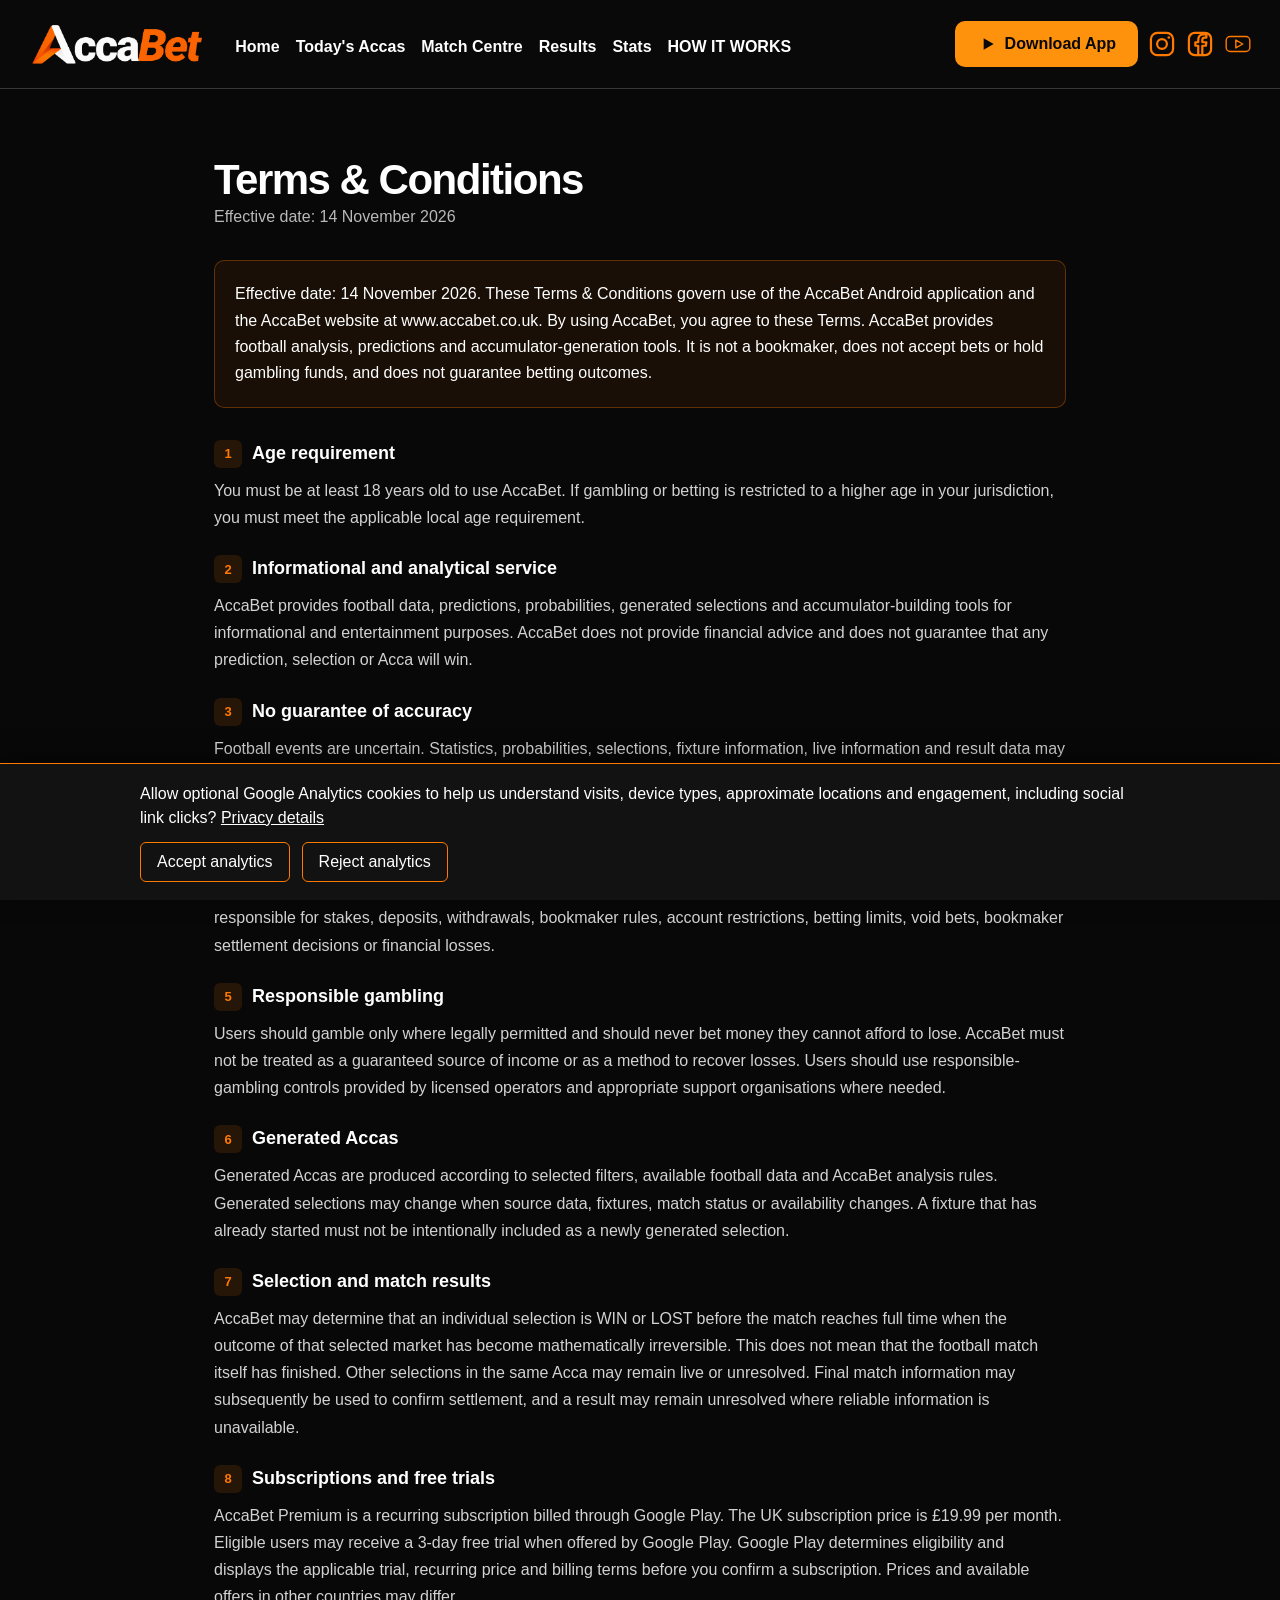
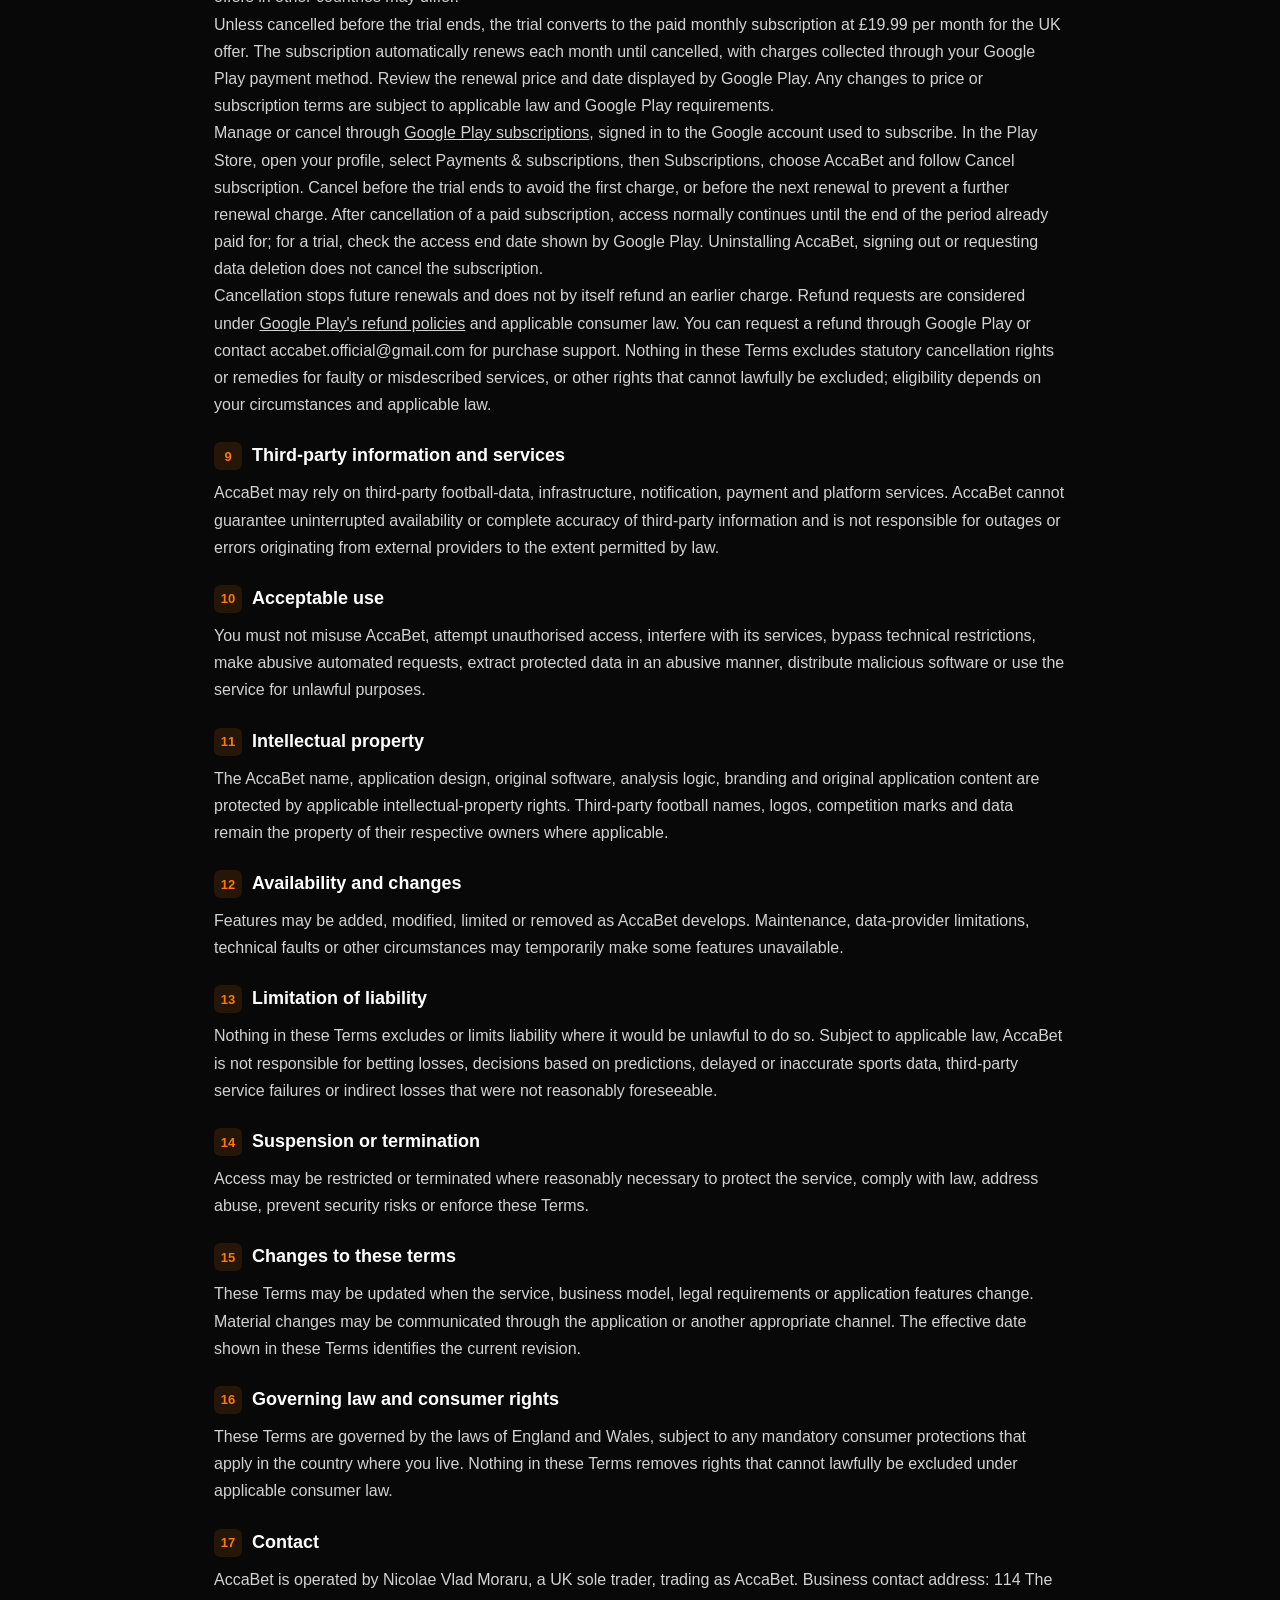
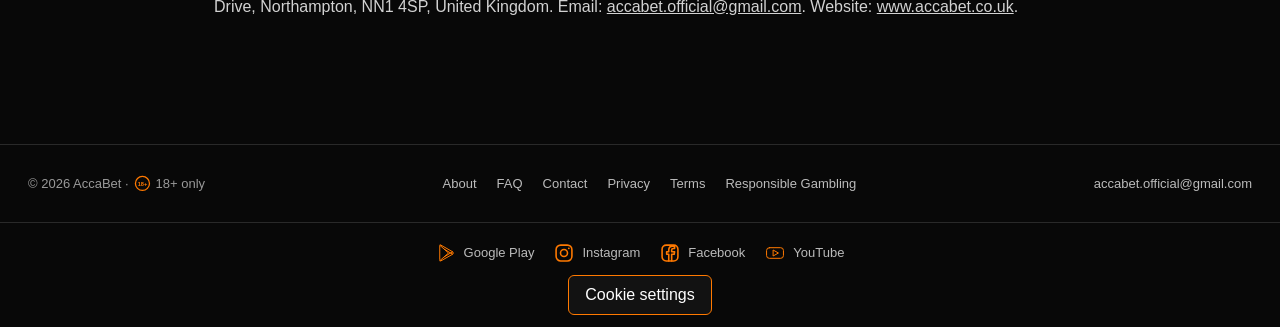
<file: terms/index.html>
<!DOCTYPE html><html lang="en-GB"><head><meta charset="utf-8"><meta name="viewport" content="width=device-width,initial-scale=1"><meta name="description" content="Terms and conditions for using the AccaBet website and football analysis services."><title>Terms &amp; Conditions | AccaBet</title><link rel="canonical" href="https://www.accabet.co.uk/terms/"><link rel="stylesheet" href="/_astro/BaseLayout.CgucN7R0.css"></head><body><header class="site-header ab-new-header" data-astro-cid-nen7h5rs><div class="header-inner ab-header-inner" data-astro-cid-nen7h5rs><a class="site-logo ab-wordmark ab-original-logo" href="/" aria-label="AccaBet Home" data-astro-cid-nen7h5rs><img src="/images/accabet-logo.png" alt="AccaBet" width="2048" height="684" data-astro-cid-nen7h5rs></a><nav class="desktop-nav ab-main-nav" aria-label="Main navigation" data-astro-cid-nen7h5rs><a href="/" class="nav-link" data-astro-cid-nen7h5rs>Home</a><a href="/todays-accas/" class="nav-link" data-astro-cid-nen7h5rs>Today&#39;s Accas</a><a href="/upcoming-games/" class="nav-link" data-astro-cid-nen7h5rs>Match Centre</a><a href="/daily-accas/" class="nav-link" data-astro-cid-nen7h5rs>Results</a><a href="/statistics/" class="nav-link" data-astro-cid-nen7h5rs>Stats</a><a href="/how-it-works" class="nav-link" data-astro-cid-nen7h5rs>HOW IT WORKS</a></nav><div class="ab-header-actions" data-astro-cid-nen7h5rs><a class="ab-download" href="https://play.google.com/store/apps/details?id=com.accabet.accabet" target="_blank" rel="noopener noreferrer" aria-label="Download AccaBet on Google Play" data-astro-cid-nen7h5rs><svg viewBox="0 0 24 24" aria-hidden="true" data-astro-cid-nen7h5rs><path d="m8 5 12 7-12 7z" fill="currentColor" data-astro-cid-nen7h5rs></path></svg>Download App</a><a href="https://www.instagram.com/accabet.official/" target="_blank" rel="noopener noreferrer" aria-label="Instagram" data-astro-cid-nen7h5rs><img src="/images/social/instagram.svg" alt="" data-astro-cid-nen7h5rs></a><a href="https://www.facebook.com/people/AccaBet/61596018952152/" target="_blank" rel="noopener noreferrer" aria-label="Facebook" data-astro-cid-nen7h5rs><img src="/images/social/facebook.svg" alt="" data-astro-cid-nen7h5rs></a><a href="https://www.youtube.com/@AccaBetOfficial" target="_blank" rel="noopener noreferrer" aria-label="YouTube" data-astro-cid-nen7h5rs><img src="/images/social/youtube.svg" alt="" data-astro-cid-nen7h5rs></a></div><details class="mobile-menu" data-astro-cid-nen7h5rs><summary aria-label="Open navigation menu" data-astro-cid-nen7h5rs><span data-astro-cid-nen7h5rs></span><span data-astro-cid-nen7h5rs></span><span data-astro-cid-nen7h5rs></span></summary><nav aria-label="Mobile navigation" data-astro-cid-nen7h5rs><a href="/" class="nav-link" data-astro-cid-nen7h5rs>Home</a><a href="/todays-accas/" class="nav-link" data-astro-cid-nen7h5rs>Today&#39;s Accas</a><a href="/upcoming-games/" class="nav-link" data-astro-cid-nen7h5rs>Match Centre</a><a href="/daily-accas/" class="nav-link" data-astro-cid-nen7h5rs>Results</a><a href="/statistics/" class="nav-link" data-astro-cid-nen7h5rs>Stats</a><a href="/how-it-works" class="nav-link" data-astro-cid-nen7h5rs>HOW IT WORKS</a><a href="https://play.google.com/store/apps/details?id=com.accabet.accabet" target="_blank" rel="noopener noreferrer" data-astro-cid-nen7h5rs>Download App</a></nav></details></div></header><main class="legal"><h1>Terms & Conditions</h1><div class="date">Effective date: 14 November 2026</div><div class="intro">Effective date: 14 November 2026. These Terms &amp; Conditions govern use of the AccaBet Android application and the AccaBet website at www.accabet.co.uk. By using AccaBet, you agree to these Terms. AccaBet provides football analysis, predictions and accumulator-generation tools. It is not a bookmaker, does not accept bets or hold gambling funds, and does not guarantee betting outcomes.</div><section><h2><b>1</b>Age requirement</h2><p>You must be at least 18 years old to use AccaBet. If gambling or betting is restricted to a higher age in your jurisdiction, you must meet the applicable local age requirement.</p></section><section><h2><b>2</b>Informational and analytical service</h2><p>AccaBet provides football data, predictions, probabilities, generated selections and accumulator-building tools for informational and entertainment purposes. AccaBet does not provide financial advice and does not guarantee that any prediction, selection or Acca will win.</p></section><section><h2><b>3</b>No guarantee of accuracy</h2><p>Football events are uncertain. Statistics, probabilities, selections, fixture information, live information and result data may be delayed, incomplete, unavailable or incorrect. A displayed probability is an estimate and must never be interpreted as a guarantee of an outcome.</p></section><section><h2><b>4</b>Betting decisions</h2><p>Any decision to place a bet is made independently by the user with a third-party betting operator. AccaBet is not responsible for stakes, deposits, withdrawals, bookmaker rules, account restrictions, betting limits, void bets, bookmaker settlement decisions or financial losses.</p></section><section><h2><b>5</b>Responsible gambling</h2><p>Users should gamble only where legally permitted and should never bet money they cannot afford to lose. AccaBet must not be treated as a guaranteed source of income or as a method to recover losses. Users should use responsible-gambling controls provided by licensed operators and appropriate support organisations where needed.</p></section><section><h2><b>6</b>Generated Accas</h2><p>Generated Accas are produced according to selected filters, available football data and AccaBet analysis rules. Generated selections may change when source data, fixtures, match status or availability changes. A fixture that has already started must not be intentionally included as a newly generated selection.</p></section><section><h2><b>7</b>Selection and match results</h2><p>AccaBet may determine that an individual selection is WIN or LOST before the match reaches full time when the outcome of that selected market has become mathematically irreversible. This does not mean that the football match itself has finished. Other selections in the same Acca may remain live or unresolved. Final match information may subsequently be used to confirm settlement, and a result may remain unresolved where reliable information is unavailable.</p></section><section><h2><b>8</b>Subscriptions and free trials</h2><p>AccaBet Premium is a recurring subscription billed through Google Play. The UK subscription price is &pound;19.99 per month. Eligible users may receive a 3-day free trial when offered by Google Play. Google Play determines eligibility and displays the applicable trial, recurring price and billing terms before you confirm a subscription. Prices and available offers in other countries may differ.</p><p>Unless cancelled before the trial ends, the trial converts to the paid monthly subscription at &pound;19.99 per month for the UK offer. The subscription automatically renews each month until cancelled, with charges collected through your Google Play payment method. Review the renewal price and date displayed by Google Play. Any changes to price or subscription terms are subject to applicable law and Google Play requirements.</p><p>Manage or cancel through <a href="https://play.google.com/store/account/subscriptions">Google Play subscriptions</a>, signed in to the Google account used to subscribe. In the Play Store, open your profile, select Payments &amp; subscriptions, then Subscriptions, choose AccaBet and follow Cancel subscription. Cancel before the trial ends to avoid the first charge, or before the next renewal to prevent a further renewal charge. After cancellation of a paid subscription, access normally continues until the end of the period already paid for; for a trial, check the access end date shown by Google Play. Uninstalling AccaBet, signing out or requesting data deletion does not cancel the subscription.</p><p>Cancellation stops future renewals and does not by itself refund an earlier charge. Refund requests are considered under <a href="https://support.google.com/googleplay/answer/2479637?hl=en-GB">Google Play's refund policies</a> and applicable consumer law. You can request a refund through Google Play or contact accabet.official@gmail.com for purchase support. Nothing in these Terms excludes statutory cancellation rights or remedies for faulty or misdescribed services, or other rights that cannot lawfully be excluded; eligibility depends on your circumstances and applicable law.</p></section><section><h2><b>9</b>Third-party information and services</h2><p>AccaBet may rely on third-party football-data, infrastructure, notification, payment and platform services. AccaBet cannot guarantee uninterrupted availability or complete accuracy of third-party information and is not responsible for outages or errors originating from external providers to the extent permitted by law.</p></section><section><h2><b>10</b>Acceptable use</h2><p>You must not misuse AccaBet, attempt unauthorised access, interfere with its services, bypass technical restrictions, make abusive automated requests, extract protected data in an abusive manner, distribute malicious software or use the service for unlawful purposes.</p></section><section><h2><b>11</b>Intellectual property</h2><p>The AccaBet name, application design, original software, analysis logic, branding and original application content are protected by applicable intellectual-property rights. Third-party football names, logos, competition marks and data remain the property of their respective owners where applicable.</p></section><section><h2><b>12</b>Availability and changes</h2><p>Features may be added, modified, limited or removed as AccaBet develops. Maintenance, data-provider limitations, technical faults or other circumstances may temporarily make some features unavailable.</p></section><section><h2><b>13</b>Limitation of liability</h2><p>Nothing in these Terms excludes or limits liability where it would be unlawful to do so. Subject to applicable law, AccaBet is not responsible for betting losses, decisions based on predictions, delayed or inaccurate sports data, third-party service failures or indirect losses that were not reasonably foreseeable.</p></section><section><h2><b>14</b>Suspension or termination</h2><p>Access may be restricted or terminated where reasonably necessary to protect the service, comply with law, address abuse, prevent security risks or enforce these Terms.</p></section><section><h2><b>15</b>Changes to these terms</h2><p>These Terms may be updated when the service, business model, legal requirements or application features change. Material changes may be communicated through the application or another appropriate channel. The effective date shown in these Terms identifies the current revision.</p></section><section><h2><b>16</b>Governing law and consumer rights</h2><p>These Terms are governed by the laws of England and Wales, subject to any mandatory consumer protections that apply in the country where you live. Nothing in these Terms removes rights that cannot lawfully be excluded under applicable consumer law.</p></section><section><h2><b>17</b>Contact</h2><p>AccaBet is operated by Nicolae Vlad Moraru, a UK sole trader, trading as AccaBet. Business contact address: 114 The Drive, Northampton, NN1 4SP, United Kingdom. Email: <a href="mailto:accabet.official@gmail.com">accabet.official@gmail.com</a>. Website: <a href="https://www.accabet.co.uk">www.accabet.co.uk</a>.</p></section></main><footer class="site-footer"><div class="footer-inner"><span class="footer-age">© 2026 AccaBet · <svg class="ab-icon" aria-hidden="true" viewBox="0 0 24 24" fill="none" stroke="currentColor" stroke-width="1.8"><circle cx="12" cy="12" r="10"></circle><text x="12" y="15.5" text-anchor="middle" font-size="8" font-weight="800" stroke="none" fill="currentColor">18+</text></svg> 18+ only</span><nav aria-label="Footer navigation"><a href="/how-it-works/">About</a><a href="/faq/">FAQ</a><a href="/contact/">Contact</a><a href="/privacy/">Privacy</a><a href="/terms/">Terms</a><a href="/responsible-gambling/">Responsible Gambling</a></nav><a href="mailto:accabet.official@gmail.com">accabet.official@gmail.com</a></div><nav class="footer-social" aria-label="Social platforms"><a href="https://play.google.com/store/apps/details?id=com.accabet.accabet" target="_blank" rel="noopener noreferrer" aria-label="Download AccaBet on Google Play"><img class="footer-social-logo" src="/images/social/google-play.svg" alt="" aria-hidden="true"> Google Play</a><a href="https://www.instagram.com/accabet.official/" target="_blank" rel="noopener noreferrer"><img class="footer-social-logo" src="/images/social/instagram.svg" alt="" aria-hidden="true"> Instagram</a><a href="https://www.facebook.com/people/AccaBet/61596018952152/" target="_blank" rel="noopener noreferrer"><img class="footer-social-logo" src="/images/social/facebook.svg" alt="" aria-hidden="true"> Facebook</a><a href="https://www.youtube.com/@AccaBetOfficial" target="_blank" rel="noopener noreferrer"><img class="footer-social-logo" src="/images/social/youtube.svg" alt="" aria-hidden="true"> YouTube</a></nav></footer><aside id="analytics-consent" aria-label="Analytics cookie preferences" hidden data-astro-cid-5krk3x6l><p data-astro-cid-5krk3x6l>Allow optional Google Analytics cookies to help us understand visits, device types, approximate locations and engagement, including social link clicks? <a href="/privacy/#website-analytics" data-astro-cid-5krk3x6l>Privacy details</a></p><div data-astro-cid-5krk3x6l><button type="button" data-analytics-choice="accepted" data-astro-cid-5krk3x6l>Accept analytics</button><button type="button" data-analytics-choice="rejected" data-astro-cid-5krk3x6l>Reject analytics</button></div></aside><button id="analytics-settings" type="button" data-astro-cid-5krk3x6l>Cookie settings</button><script defer src="/analytics.js" data-measurement-id="G-DXY0L56227"></script></body></html>
</file>
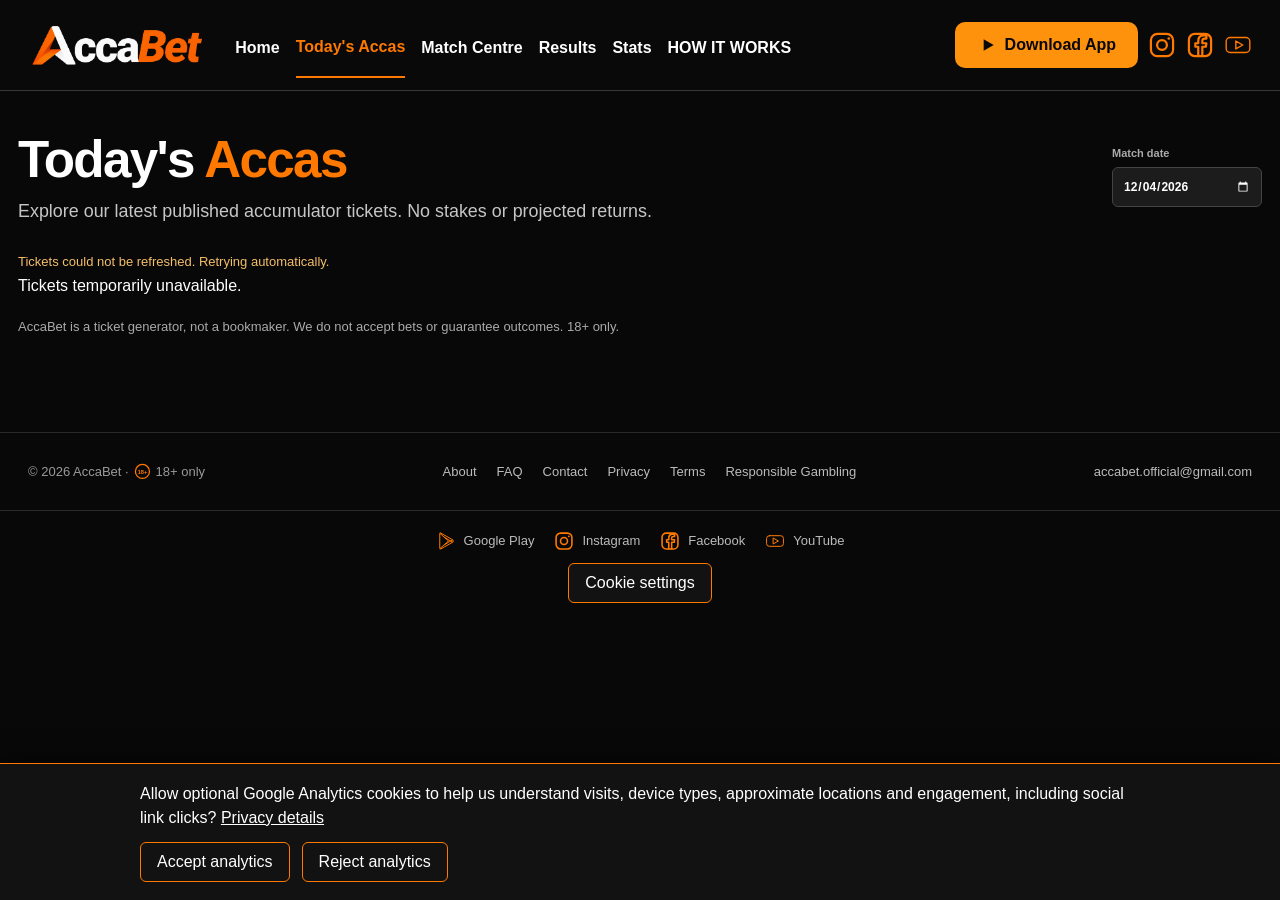
<file: todays-accas/index.html>
<!DOCTYPE html><html lang="en-GB"><head><meta charset="utf-8"><meta name="viewport" content="width=device-width,initial-scale=1"><meta name="description" content="AccaBet accumulator tickets published after Telegram delivery. 18+ only."><title>AccaBet | Today&#39;s Accas</title><link rel="canonical" href="https://www.accabet.co.uk/todays-accas/"><style>.ab-result.ab-result{color:#f4be69;background:#2b2419;border:1px solid #756044;border-radius:6px;padding:4px 8px;font-size:12px;font-weight:800;line-height:1.4;display:inline-block}.ab-result.ab-result--win{color:#70ef9b;background:#112b1b;border-color:#337f49}.ab-result.ab-result--lost{color:#ff9090;background:#311818;border-color:#884040}.ab-result.ab-result--void{color:#ddd;background:#292929;border-color:#666}.ab-selection-result{flex-wrap:wrap;align-items:center;gap:6px;margin-top:5px;display:flex}.ab-selection-result .ab-final-score{color:#eee;font-size:13px}.ab-feed-warning{color:#f4be69;margin:8px 0;font-size:13px}
</style><link rel="stylesheet" href="/_astro/compactTickets.DHxNmeEE.css"><link rel="stylesheet" href="/_astro/BaseLayout.CgucN7R0.css"><style>.ab-date-label[data-astro-cid-vrss2uzm]{color:#aaa;border:0;border-radius:0;flex-direction:column;align-items:stretch;gap:8px;width:150px;min-width:0;max-width:100%;padding:0;font-size:11px;font-weight:700;display:flex}.ab-date-label[data-astro-cid-vrss2uzm] input[data-astro-cid-vrss2uzm]{box-sizing:border-box;color-scheme:dark;color:#fff;width:100%;min-width:0;min-height:40px;font:inherit;background:#1c1c1c;border:1px solid #444;border-radius:6px;padding:9px 10px;font-size:12px}.ab-date-label[data-astro-cid-vrss2uzm] input[data-astro-cid-vrss2uzm]:focus-visible{outline-offset:3px;outline:2px solid #ff7900}.ab-daily-heading{grid-column:1/-1;margin:0;font-size:clamp(22px,4vw,30px)}.ab-daily-heading span,.ab-daily-pick{color:#ff7900}.ab-today-compact .ab-daily-match{border-bottom:1px solid #404040;padding:14px 0}.ab-daily-match:last-child{border-bottom:0}.ab-daily-context{color:#ccc;overflow-wrap:anywhere;gap:3px;margin-bottom:9px;font-size:13px;display:grid}.ab-daily-context .ab-kickoff{margin:0}.ab-daily-details{flex-wrap:wrap;justify-content:space-between;align-items:center;gap:6px 12px;margin-top:10px;font-size:13px;display:flex}.ab-daily-ticket .ab-total{flex-wrap:wrap}.ab-daily-ticket .ab-total strong{overflow-wrap:anywhere;text-align:right;min-width:0;margin-left:auto}.ab-daily-pick{overflow-wrap:anywhere;flex:100%}@media (width<=380px){body:has(.ab-daily-heading) .ab-header-inner{grid-template-columns:minmax(0,1fr) auto auto;gap:6px;padding-inline:10px;display:grid}body:has(.ab-daily-heading) .ab-new-header .ab-original-logo{width:103px}body:has(.ab-daily-heading) .ab-header-actions .ab-download{gap:4px;padding-inline:8px;font-size:12px}body:has(.ab-daily-heading) .ab-header-actions .ab-download svg{width:14px}body:has(.ab-daily-heading) .ab-header-actions>a:not(.ab-download){display:none}body:has(.ab-daily-heading) .mobile-menu summary{padding-inline:7px}body:has(.ab-daily-heading) .ab-daily-ticket .ab-total strong{font-size:26px}}.ab-today-compact .ab-linked-ticket{outline-offset:3px;outline:2px solid #ff7900;scroll-margin-block:24px}.ab-todays-accas .ab-ticket-matches{--ab-score-width:40px}.ab-todays-accas :is(.ab-ticket-columns,.ab-match){grid-template-columns:minmax(0,1.6fr) var(--ab-score-width) minmax(0,1fr) 36px 61px}.ab-todays-accas .ab-match-lines{grid-column:1/3;grid-template-columns:max-content minmax(0,1fr) var(--ab-score-width)}.ab-todays-accas .ab-match-score{text-align:center}@media (width<=479px){.ab-todays-accas .ab-ticket-matches{--ab-score-width:36px}.ab-todays-accas :is(.ab-ticket-columns,.ab-match){grid-template-columns:minmax(0,1fr) 36px 19px var(--ab-score-width)}.ab-todays-accas .ab-ticket-columns>.ab-column-match{grid-column:1/4}.ab-todays-accas .ab-column-score{grid-column:4}.ab-todays-accas :is(.ab-column-pick,.ab-compact-pick){grid-column:1}.ab-todays-accas :is(.ab-column-odds,.ab-compact-odds){grid-column:2}.ab-todays-accas :is(.ab-column-results,.ab-compact-result){grid-column:3/-1}}
</style></head><body><header class="site-header ab-new-header" data-astro-cid-nen7h5rs><div class="header-inner ab-header-inner" data-astro-cid-nen7h5rs><a class="site-logo ab-wordmark ab-original-logo" href="/" aria-label="AccaBet Home" data-astro-cid-nen7h5rs><img src="/images/accabet-logo.png" alt="AccaBet" width="2048" height="684" data-astro-cid-nen7h5rs></a><nav class="desktop-nav ab-main-nav" aria-label="Main navigation" data-astro-cid-nen7h5rs><a href="/" class="nav-link" data-astro-cid-nen7h5rs>Home</a><a href="/todays-accas/" class="nav-link active" aria-current="page" data-astro-cid-nen7h5rs>Today&#39;s Accas</a><a href="/upcoming-games/" class="nav-link" data-astro-cid-nen7h5rs>Match Centre</a><a href="/daily-accas/" class="nav-link" data-astro-cid-nen7h5rs>Results</a><a href="/statistics/" class="nav-link" data-astro-cid-nen7h5rs>Stats</a><a href="/how-it-works" class="nav-link" data-astro-cid-nen7h5rs>HOW IT WORKS</a></nav><div class="ab-header-actions" data-astro-cid-nen7h5rs><a class="ab-download" href="https://play.google.com/store/apps/details?id=com.accabet.accabet" target="_blank" rel="noopener noreferrer" aria-label="Download AccaBet on Google Play" data-astro-cid-nen7h5rs><svg viewBox="0 0 24 24" aria-hidden="true" data-astro-cid-nen7h5rs><path d="m8 5 12 7-12 7z" fill="currentColor" data-astro-cid-nen7h5rs></path></svg>Download App</a><a href="https://www.instagram.com/accabet.official/" target="_blank" rel="noopener noreferrer" aria-label="Instagram" data-astro-cid-nen7h5rs><img src="/images/social/instagram.svg" alt="" data-astro-cid-nen7h5rs></a><a href="https://www.facebook.com/people/AccaBet/61596018952152/" target="_blank" rel="noopener noreferrer" aria-label="Facebook" data-astro-cid-nen7h5rs><img src="/images/social/facebook.svg" alt="" data-astro-cid-nen7h5rs></a><a href="https://www.youtube.com/@AccaBetOfficial" target="_blank" rel="noopener noreferrer" aria-label="YouTube" data-astro-cid-nen7h5rs><img src="/images/social/youtube.svg" alt="" data-astro-cid-nen7h5rs></a></div><details class="mobile-menu" data-astro-cid-nen7h5rs><summary aria-label="Open navigation menu" data-astro-cid-nen7h5rs><span data-astro-cid-nen7h5rs></span><span data-astro-cid-nen7h5rs></span><span data-astro-cid-nen7h5rs></span></summary><nav aria-label="Mobile navigation" data-astro-cid-nen7h5rs><a href="/" class="nav-link" data-astro-cid-nen7h5rs>Home</a><a href="/todays-accas/" class="nav-link active" data-astro-cid-nen7h5rs>Today&#39;s Accas</a><a href="/upcoming-games/" class="nav-link" data-astro-cid-nen7h5rs>Match Centre</a><a href="/daily-accas/" class="nav-link" data-astro-cid-nen7h5rs>Results</a><a href="/statistics/" class="nav-link" data-astro-cid-nen7h5rs>Stats</a><a href="/how-it-works" class="nav-link" data-astro-cid-nen7h5rs>HOW IT WORKS</a><a href="https://play.google.com/store/apps/details?id=com.accabet.accabet" target="_blank" rel="noopener noreferrer" data-astro-cid-nen7h5rs>Download App</a></nav></details></div></header><main class="ab-tickets-page ab-today-compact ab-todays-accas" data-astro-cid-vrss2uzm><div class="ab-tickets-heading" data-astro-cid-vrss2uzm><div data-astro-cid-vrss2uzm><h1 data-astro-cid-vrss2uzm>Today's <span data-astro-cid-vrss2uzm>Accas</span></h1><p data-astro-cid-vrss2uzm>Explore our latest published accumulator tickets. No stakes or projected returns.</p></div><label class="ab-date-label" for="ab-date" data-astro-cid-vrss2uzm>Match date<input id="ab-date" type="date" aria-label="Ticket date" required data-astro-cid-vrss2uzm></label></div><p id="ab-feed-warning" class="ab-feed-warning" role="status" data-astro-cid-vrss2uzm></p><div id="ab-public-tickets" class="ab-five-grid" aria-live="polite" data-astro-cid-vrss2uzm><p class="ab-feed-message" data-astro-cid-vrss2uzm>Loading published tickets…</p></div><p class="ab-legal" data-astro-cid-vrss2uzm>AccaBet is a ticket generator, not a bookmaker. We do not accept bets or guarantee outcomes. 18+ only.</p></main><script type="module" src="/_astro/todays-accas.astro_astro_type_script_index_0_lang.9uSqjey0.js"></script><footer class="site-footer"><div class="footer-inner"><span class="footer-age">© 2026 AccaBet · <svg class="ab-icon" aria-hidden="true" viewBox="0 0 24 24" fill="none" stroke="currentColor" stroke-width="1.8"><circle cx="12" cy="12" r="10"></circle><text x="12" y="15.5" text-anchor="middle" font-size="8" font-weight="800" stroke="none" fill="currentColor">18+</text></svg> 18+ only</span><nav aria-label="Footer navigation"><a href="/how-it-works/">About</a><a href="/faq/">FAQ</a><a href="/contact/">Contact</a><a href="/privacy/">Privacy</a><a href="/terms/">Terms</a><a href="/responsible-gambling/">Responsible Gambling</a></nav><a href="mailto:accabet.official@gmail.com">accabet.official@gmail.com</a></div><nav class="footer-social" aria-label="Social platforms"><a href="https://play.google.com/store/apps/details?id=com.accabet.accabet" target="_blank" rel="noopener noreferrer" aria-label="Download AccaBet on Google Play"><img class="footer-social-logo" src="/images/social/google-play.svg" alt="" aria-hidden="true"> Google Play</a><a href="https://www.instagram.com/accabet.official/" target="_blank" rel="noopener noreferrer"><img class="footer-social-logo" src="/images/social/instagram.svg" alt="" aria-hidden="true"> Instagram</a><a href="https://www.facebook.com/people/AccaBet/61596018952152/" target="_blank" rel="noopener noreferrer"><img class="footer-social-logo" src="/images/social/facebook.svg" alt="" aria-hidden="true"> Facebook</a><a href="https://www.youtube.com/@AccaBetOfficial" target="_blank" rel="noopener noreferrer"><img class="footer-social-logo" src="/images/social/youtube.svg" alt="" aria-hidden="true"> YouTube</a></nav></footer><aside id="analytics-consent" aria-label="Analytics cookie preferences" hidden data-astro-cid-5krk3x6l><p data-astro-cid-5krk3x6l>Allow optional Google Analytics cookies to help us understand visits, device types, approximate locations and engagement, including social link clicks? <a href="/privacy/#website-analytics" data-astro-cid-5krk3x6l>Privacy details</a></p><div data-astro-cid-5krk3x6l><button type="button" data-analytics-choice="accepted" data-astro-cid-5krk3x6l>Accept analytics</button><button type="button" data-analytics-choice="rejected" data-astro-cid-5krk3x6l>Reject analytics</button></div></aside><button id="analytics-settings" type="button" data-astro-cid-5krk3x6l>Cookie settings</button><script defer src="/analytics.js" data-measurement-id="G-DXY0L56227"></script></body></html>
</file>
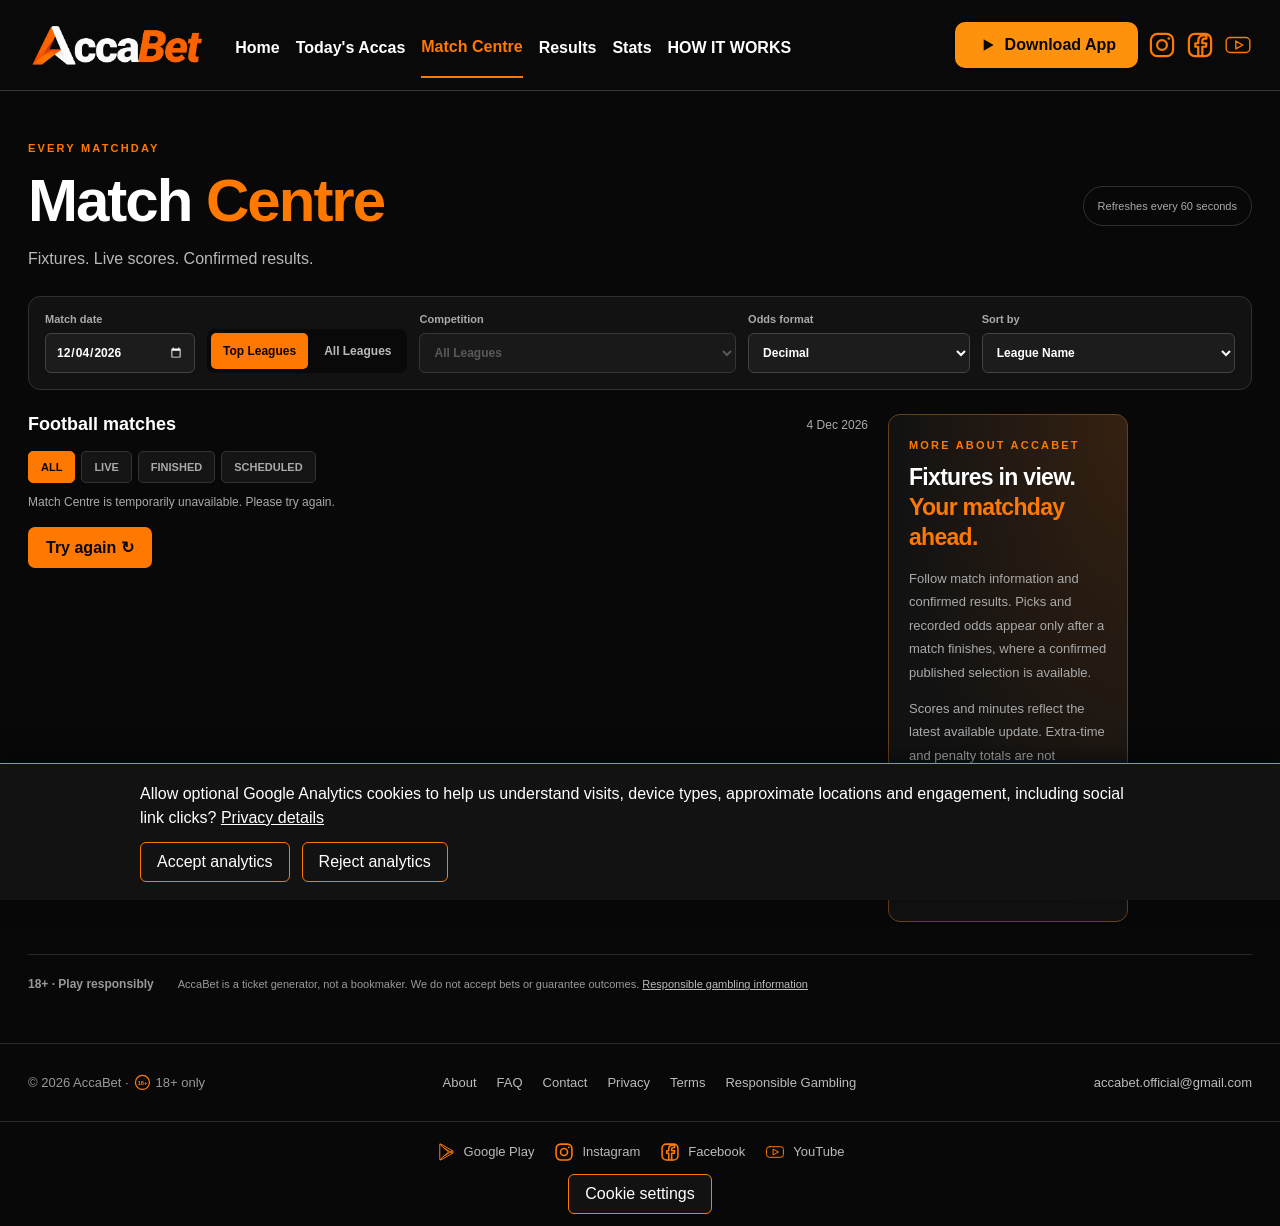
<file: upcoming-games/index.html>
<!DOCTYPE html><html lang="en-GB"><head><meta charset="utf-8"><meta name="viewport" content="width=device-width,initial-scale=1"><meta name="description" content="Follow football scores, match states and confirmed published results in the AccaBet Match Centre. Filter by date, competition and match status."><title>Match Centre | AccaBet</title><link rel="canonical" href="https://www.accabet.co.uk/upcoming-games/"><link rel="stylesheet" href="/_astro/upcoming-games.CCD4goUh.css"><link rel="stylesheet" href="/_astro/BaseLayout.CgucN7R0.css"></head><body><header class="site-header ab-new-header" data-astro-cid-nen7h5rs><div class="header-inner ab-header-inner" data-astro-cid-nen7h5rs><a class="site-logo ab-wordmark ab-original-logo" href="/" aria-label="AccaBet Home" data-astro-cid-nen7h5rs><img src="/images/accabet-logo.png" alt="AccaBet" width="2048" height="684" data-astro-cid-nen7h5rs></a><nav class="desktop-nav ab-main-nav" aria-label="Main navigation" data-astro-cid-nen7h5rs><a href="/" class="nav-link" data-astro-cid-nen7h5rs>Home</a><a href="/todays-accas/" class="nav-link" data-astro-cid-nen7h5rs>Today&#39;s Accas</a><a href="/upcoming-games/" class="nav-link active" aria-current="page" data-astro-cid-nen7h5rs>Match Centre</a><a href="/daily-accas/" class="nav-link" data-astro-cid-nen7h5rs>Results</a><a href="/statistics/" class="nav-link" data-astro-cid-nen7h5rs>Stats</a><a href="/how-it-works" class="nav-link" data-astro-cid-nen7h5rs>HOW IT WORKS</a></nav><div class="ab-header-actions" data-astro-cid-nen7h5rs><a class="ab-download" href="https://play.google.com/store/apps/details?id=com.accabet.accabet" target="_blank" rel="noopener noreferrer" aria-label="Download AccaBet on Google Play" data-astro-cid-nen7h5rs><svg viewBox="0 0 24 24" aria-hidden="true" data-astro-cid-nen7h5rs><path d="m8 5 12 7-12 7z" fill="currentColor" data-astro-cid-nen7h5rs></path></svg>Download App</a><a href="https://www.instagram.com/accabet.official/" target="_blank" rel="noopener noreferrer" aria-label="Instagram" data-astro-cid-nen7h5rs><img src="/images/social/instagram.svg" alt="" data-astro-cid-nen7h5rs></a><a href="https://www.facebook.com/people/AccaBet/61596018952152/" target="_blank" rel="noopener noreferrer" aria-label="Facebook" data-astro-cid-nen7h5rs><img src="/images/social/facebook.svg" alt="" data-astro-cid-nen7h5rs></a><a href="https://www.youtube.com/@AccaBetOfficial" target="_blank" rel="noopener noreferrer" aria-label="YouTube" data-astro-cid-nen7h5rs><img src="/images/social/youtube.svg" alt="" data-astro-cid-nen7h5rs></a></div><details class="mobile-menu" data-astro-cid-nen7h5rs><summary aria-label="Open navigation menu" data-astro-cid-nen7h5rs><span data-astro-cid-nen7h5rs></span><span data-astro-cid-nen7h5rs></span><span data-astro-cid-nen7h5rs></span></summary><nav aria-label="Mobile navigation" data-astro-cid-nen7h5rs><a href="/" class="nav-link" data-astro-cid-nen7h5rs>Home</a><a href="/todays-accas/" class="nav-link" data-astro-cid-nen7h5rs>Today&#39;s Accas</a><a href="/upcoming-games/" class="nav-link active" data-astro-cid-nen7h5rs>Match Centre</a><a href="/daily-accas/" class="nav-link" data-astro-cid-nen7h5rs>Results</a><a href="/statistics/" class="nav-link" data-astro-cid-nen7h5rs>Stats</a><a href="/how-it-works" class="nav-link" data-astro-cid-nen7h5rs>HOW IT WORKS</a><a href="https://play.google.com/store/apps/details?id=com.accabet.accabet" target="_blank" rel="noopener noreferrer" data-astro-cid-nen7h5rs>Download App</a></nav></details></div></header><main class="upcoming"><header class="intro"><div><p class="eyebrow">EVERY MATCHDAY</p><h1>Match <span>Centre</span></h1><p class="subtitle">Fixtures. Live scores. Confirmed results.</p></div><span class="refresh-badge">Refreshes every 60 seconds</span></header><div class="toolbar"><label for="fixture-date">Match date<input id="fixture-date" type="date" required></label><fieldset><legend class="sr-only">League coverage</legend><div class="scope-switch"><button type="button" data-scope="top" aria-pressed="true">Top Leagues</button><button type="button" data-scope="all" aria-pressed="false">All Leagues</button></div></fieldset><label for="fixture-league">Competition<select id="fixture-league" disabled><option value="">All Leagues</option></select></label><label for="odds-format">Odds format<select id="odds-format"><option value="Decimal">Decimal</option><option value="Fractional">Fractional</option></select></label><label for="fixture-sort">Sort by<select id="fixture-sort"><option value="alphabetical">League Name</option><option value="kickoff">Match Start Time</option></select></label></div><div class="content-grid"><section class="schedule" aria-labelledby="schedule-title"><div class="schedule-heading"><h2 id="schedule-title">Football matches</h2><time id="schedule-date"></time></div><nav class="status-tabs" aria-label="Match status"><button type="button" data-status="all" aria-pressed="true">ALL</button><button type="button" data-status="live" aria-pressed="false">LIVE</button><button type="button" data-status="finished" aria-pressed="false">FINISHED</button><button type="button" data-status="scheduled" aria-pressed="false">SCHEDULED</button></nav><p id="history-warning" class="history-warning" role="status" hidden>Confirmed published picks are temporarily unavailable. Match information is still shown.</p><p id="fixture-status" role="status" aria-live="polite">Loading Match Centre…</p><div id="fixture-list" aria-busy="true"><div class="skeleton" aria-hidden="true"></div><div class="skeleton" aria-hidden="true"></div><div class="skeleton" aria-hidden="true"></div></div><button id="fixture-retry" type="button" hidden>Try again ↻</button><noscript><p>Enable JavaScript to load Match Centre.</p></noscript></section><aside class="app-panel" aria-labelledby="app-title"><p class="eyebrow">MORE ABOUT ACCABET</p><h2 id="app-title">Fixtures in view.<br><span>Your matchday ahead.</span></h2><p>Follow match information and confirmed results. Picks and recorded odds appear only after a match finishes, where a confirmed published selection is available.</p><p>Scores and minutes reflect the latest available update. Extra-time and penalty totals are not available; completed AET/PEN matches show the recorded 90-minute score.</p><a class="app-cta" href="/how-it-works/">Discover AccaBet <span aria-hidden="true">↗</span></a></aside></div><div class="responsible"><strong>18+ · Play responsibly</strong><p>AccaBet is a ticket generator, not a bookmaker. We do not accept bets or guarantee outcomes. <a href="/responsible-gambling/">Responsible gambling information</a></p></div></main><script type="module" src="/_astro/upcoming-games.astro_astro_type_script_index_0_lang.M6JAMp6N.js"></script><footer class="site-footer"><div class="footer-inner"><span class="footer-age">© 2026 AccaBet · <svg class="ab-icon" aria-hidden="true" viewBox="0 0 24 24" fill="none" stroke="currentColor" stroke-width="1.8"><circle cx="12" cy="12" r="10"></circle><text x="12" y="15.5" text-anchor="middle" font-size="8" font-weight="800" stroke="none" fill="currentColor">18+</text></svg> 18+ only</span><nav aria-label="Footer navigation"><a href="/how-it-works/">About</a><a href="/faq/">FAQ</a><a href="/contact/">Contact</a><a href="/privacy/">Privacy</a><a href="/terms/">Terms</a><a href="/responsible-gambling/">Responsible Gambling</a></nav><a href="mailto:accabet.official@gmail.com">accabet.official@gmail.com</a></div><nav class="footer-social" aria-label="Social platforms"><a href="https://play.google.com/store/apps/details?id=com.accabet.accabet" target="_blank" rel="noopener noreferrer" aria-label="Download AccaBet on Google Play"><img class="footer-social-logo" src="/images/social/google-play.svg" alt="" aria-hidden="true"> Google Play</a><a href="https://www.instagram.com/accabet.official/" target="_blank" rel="noopener noreferrer"><img class="footer-social-logo" src="/images/social/instagram.svg" alt="" aria-hidden="true"> Instagram</a><a href="https://www.facebook.com/people/AccaBet/61596018952152/" target="_blank" rel="noopener noreferrer"><img class="footer-social-logo" src="/images/social/facebook.svg" alt="" aria-hidden="true"> Facebook</a><a href="https://www.youtube.com/@AccaBetOfficial" target="_blank" rel="noopener noreferrer"><img class="footer-social-logo" src="/images/social/youtube.svg" alt="" aria-hidden="true"> YouTube</a></nav></footer><aside id="analytics-consent" aria-label="Analytics cookie preferences" hidden data-astro-cid-5krk3x6l><p data-astro-cid-5krk3x6l>Allow optional Google Analytics cookies to help us understand visits, device types, approximate locations and engagement, including social link clicks? <a href="/privacy/#website-analytics" data-astro-cid-5krk3x6l>Privacy details</a></p><div data-astro-cid-5krk3x6l><button type="button" data-analytics-choice="accepted" data-astro-cid-5krk3x6l>Accept analytics</button><button type="button" data-analytics-choice="rejected" data-astro-cid-5krk3x6l>Reject analytics</button></div></aside><button id="analytics-settings" type="button" data-astro-cid-5krk3x6l>Cookie settings</button><script defer src="/analytics.js" data-measurement-id="G-DXY0L56227"></script></body></html>
</file>
<file: _astro/BaseLayout.CgucN7R0.css>
.ab-header-actions[data-astro-cid-nen7h5rs]>a[data-astro-cid-nen7h5rs]:not(.ab-download){transition:filter .18s}.ab-header-actions[data-astro-cid-nen7h5rs]>a[data-astro-cid-nen7h5rs]:not(.ab-download):hover{filter:brightness(1.25)}.ab-header-actions[data-astro-cid-nen7h5rs]>a[data-astro-cid-nen7h5rs]:not(.ab-download):focus-visible{outline-offset:4px;border-radius:4px;outline:2px solid #ff7900}.ab-new-header[data-astro-cid-nen7h5rs] .ab-original-logo[data-astro-cid-nen7h5rs]{flex:none;align-items:center;width:clamp(135px,14vw,205px);max-width:100%;height:auto;line-height:1;text-decoration:none;display:inline-flex}.ab-new-header[data-astro-cid-nen7h5rs] .ab-original-logo[data-astro-cid-nen7h5rs] img[data-astro-cid-nen7h5rs]{object-fit:contain;width:100%;height:auto;display:block}@media (width<=1250px){.ab-new-header[data-astro-cid-nen7h5rs] .ab-main-nav[data-astro-cid-nen7h5rs]{display:none}.ab-new-header[data-astro-cid-nen7h5rs] .mobile-menu[data-astro-cid-nen7h5rs]{display:block}}@media (width<=600px){.ab-new-header[data-astro-cid-nen7h5rs] .ab-original-logo[data-astro-cid-nen7h5rs]{width:135px}}:root{--bg:#080808;--card:#121212;--line:#292929;--orange:#ff7900;--text:#fff;--muted:#b9b9b9}*{box-sizing:border-box}html{background:var(--bg);color:var(--text);font-family:Arial,Helvetica,sans-serif}body{min-height:100vh;margin:0}a{color:inherit}.site-header{z-index:10;border-bottom:1px solid var(--line);background:#080808;position:relative}.header-inner{justify-content:space-between;align-items:center;gap:32px;max-width:1300px;min-height:86px;margin:auto;padding:12px 28px;display:flex}.site-logo{flex:none;align-items:center;width:185px;display:flex}.site-logo img{width:100%;height:auto;display:block}.desktop-nav{flex-wrap:wrap;justify-content:flex-end;align-items:center;gap:clamp(14px,2vw,28px);display:flex}.nav-link{color:#fff;font-size:14px;font-weight:700;text-decoration:none;transition:color .2s}.nav-link:hover,.nav-link.active{color:var(--orange)}.mobile-menu{display:none}.hero{max-width:1050px;margin:0 auto;padding:110px 24px 140px}.eyebrow{letter-spacing:2px;color:var(--orange);margin-bottom:18px;font-size:13px;font-weight:900}h1{letter-spacing:-3px;max-width:850px;margin:0 0 28px;font-size:clamp(42px,7vw,78px);line-height:.98}h1 span{color:var(--orange)}.hero>p{color:var(--muted);max-width:700px;font-size:19px;line-height:1.6}.notice{border:1px solid var(--line);border-left:3px solid var(--orange);background:var(--card);color:#d2d2d2;max-width:760px;margin-top:42px;padding:18px 20px;line-height:1.55}.legal{max-width:900px;margin:auto;padding:70px 24px 100px}.legal h1{letter-spacing:-1.5px;margin-bottom:8px;font-size:42px}.date{color:var(--muted);margin-bottom:34px}.intro{background:#ff790012;border:1px solid #ff79004d;border-radius:10px;margin-bottom:32px;padding:20px;line-height:1.65}section{padding:0 0 24px}section h2{margin:0 0 9px;font-size:18px}section h2 b{width:28px;height:28px;color:var(--orange);background:#ff79001f;border-radius:6px;justify-content:center;align-items:center;margin-right:10px;font-size:13px;display:inline-flex}section p{color:#d2d2d2;margin:0;line-height:1.7}.site-footer{border-top:1px solid var(--line);color:#999;font-size:13px}.footer-inner{flex-wrap:wrap;justify-content:space-between;align-items:center;gap:20px;max-width:1300px;margin:auto;padding:30px 28px;display:flex}.site-footer nav{flex-wrap:wrap;gap:20px;display:flex}.site-footer a{color:#bbb;text-decoration:none}.site-footer a:hover{color:var(--orange)}.page-shell{max-width:1100px;min-height:65vh;margin:auto;padding:90px 24px}.page-shell h1{font-size:clamp(38px,5vw,60px)}.page-shell p{color:var(--muted);max-width:750px;font-size:18px;line-height:1.7}@media (width<=980px){.desktop-nav{display:none}.mobile-menu{display:block;position:relative}.mobile-menu summary{cursor:pointer;flex-direction:column;gap:5px;padding:12px;list-style:none;display:flex}.mobile-menu summary::-webkit-details-marker{display:none}.mobile-menu summary span{background:#fff;border-radius:2px;width:25px;height:2px}.mobile-menu[open] summary span{background:var(--orange)}.mobile-menu nav{border:1px solid var(--line);background:#151515;border-radius:10px;flex-direction:column;gap:0;width:min(280px,85vw);padding:10px;display:flex;position:absolute;top:50px;right:0;box-shadow:0 15px 35px #00000080}.mobile-menu nav a{border-radius:6px;padding:14px;display:block}.mobile-menu nav a:hover{background:#222}}@media (width<=600px){.header-inner{min-height:70px;padding:10px 18px}.site-logo{width:145px}.hero{padding:75px 24px 100px}h1{letter-spacing:-2px}.legal{padding-top:45px}.legal h1{font-size:34px}.footer-inner{flex-direction:column;align-items:flex-start}}.social-section{max-width:1100px;margin:20px auto 100px;padding:0 24px}.social-heading{margin-bottom:32px}.social-heading h2{color:#fff;margin:0 0 14px;font-size:clamp(32px,4vw,48px)}.social-heading p{color:#b9b9b9;font-size:17px;line-height:1.6}.social-grid{grid-template-columns:repeat(4,minmax(0,1fr));gap:16px;display:grid}.social-card{color:#fff;background:#151515;border:1px solid #333;border-radius:14px;flex-direction:column;min-height:245px;padding:26px 20px;text-decoration:none;display:flex}.social-icon{color:#ff7900;margin-bottom:24px;font-size:32px;font-weight:800}.social-card h3{margin:0 0 10px;font-size:21px}.social-card p{color:#b9b9b9;margin:0 0 22px;line-height:1.5}.social-status,.social-action{border-radius:7px;align-self:flex-start;margin-top:auto;padding:9px 12px;font-size:13px;font-weight:800;display:inline-flex}.social-status{color:#b9b9b9;background:#292929}.social-action{color:#080808;background:#ff7900}.social-link{border-color:#9b500f;transition:border-color .2s,transform .2s}.social-link:hover{border-color:#ff7900;transform:translateY(-4px)}.social-link:focus-visible{outline-offset:4px;outline:3px solid #ff7900}.footer-social{border-top:1px solid #292929;flex-wrap:wrap;justify-content:center;gap:12px 24px;width:100%;padding-top:20px;display:flex}.footer-social span{color:#777}@media (width<=900px){.social-grid{grid-template-columns:repeat(2,minmax(0,1fr))}}@media (width<=520px){.social-grid{grid-template-columns:1fr}.social-card{min-height:205px}.social-section{margin-bottom:65px}}.social-icon{align-items:center;height:48px;margin-bottom:24px;display:flex}.social-logo{object-fit:contain;width:44px;height:44px;display:block}.footer-social a,.footer-social span{align-items:center;gap:8px;display:inline-flex}.footer-social-logo{object-fit:contain;flex-shrink:0;width:20px;height:20px;display:inline-block}@media (width<=520px){.social-logo{width:40px;height:40px}}.acca-build-banner{box-sizing:border-box;text-align:center;background:#090909;border:2px solid #fff;border-radius:24px;width:100%;max-width:1050px;margin:0 auto 55px;padding:34px 28px}.acca-build-banner h1{color:#fff;letter-spacing:.3px;margin:0 0 19px;font-size:clamp(29px,4.5vw,52px);font-weight:900;line-height:1.15}.acca-build-banner p{color:#fff;margin:0;font-size:clamp(17px,2.3vw,29px);font-weight:650;line-height:1.5}.acca-build-banner strong{color:#ff7900;font-weight:900}.home-main-headline{text-align:center;letter-spacing:-1.5px;flex-direction:column;align-items:center;gap:3px;max-width:1050px;margin:0 auto 28px;font-size:clamp(38px,6.5vw,79px);font-weight:900;line-height:1.08;display:flex}.headline-white{color:#fff}.headline-orange{color:#ff7900}@media (width<=650px){.acca-build-banner{border-radius:18px;margin-bottom:42px;padding:25px 16px}.acca-build-banner h1{margin-bottom:14px;font-size:clamp(26px,7vw,36px)}.acca-build-banner p{font-size:clamp(16px,4.4vw,21px)}.home-main-headline{letter-spacing:-1px;font-size:clamp(35px,9vw,53px);line-height:1.12}}.home-build-headline{text-align:center;letter-spacing:-1.5px;flex-direction:column;align-items:center;gap:25px;max-width:1050px;margin:0 auto 35px;font-size:clamp(38px,6.5vw,79px);font-weight:900;line-height:1.08;display:flex}.home-build-headline>.headline-white{display:block}.home-build-tagline{letter-spacing:-.7px;font-size:clamp(25px,3.7vw,46px);font-weight:900;line-height:1.3;display:block}.home-tagline-line{display:block}@media (width<=650px){.home-build-headline{letter-spacing:-1px;gap:20px;font-size:clamp(34px,9vw,53px)}.home-build-tagline{font-size:clamp(23px,5.7vw,34px);line-height:1.35}}.home-build-one-line{gap:28px;width:100%;max-width:none}.home-build-one-line>.headline-white,.home-build-one-line>.home-build-tagline{letter-spacing:-1.5px;white-space:nowrap;font-family:inherit;font-size:clamp(26px,4.6vw,66px);font-weight:900;line-height:1.12}.home-build-one-line>.home-build-tagline{display:block}@media (width<=1100px){.home-build-one-line>.headline-white,.home-build-one-line>.home-build-tagline{letter-spacing:-1px;font-size:clamp(17px,4.5vw,49px)}}@media (width<=650px){.home-build-one-line{gap:20px}.home-build-one-line>.headline-white,.home-build-one-line>.home-build-tagline{letter-spacing:-.5px;font-size:clamp(12px,3.7vw,25px)}}.home-build-equal{text-align:center;flex-direction:column;justify-content:center;align-items:center;gap:20px;width:100%;max-width:1050px;margin:0 auto 35px;font-weight:900;line-height:1.12;display:flex}.home-build-equal #acca-title{white-space:nowrap;letter-spacing:-1.5px;width:max-content;font-size:clamp(38px,6.5vw,79px);font-weight:900;display:block}.home-build-equal #acca-tagline{white-space:nowrap;letter-spacing:-.7px;width:max-content;font-size:clamp(20px,3.7vw,46px);font-weight:900;line-height:1.12;display:block}@media (width<=650px){.home-build-equal{gap:15px}.home-build-equal #acca-title{letter-spacing:-1px;font-size:clamp(30px,9vw,53px)}.home-build-equal #acca-tagline{letter-spacing:-.3px;font-size:clamp(14px,5vw,30px)}}.discover-section{text-align:center;background:#111;border:1px solid #303030;border-radius:18px;width:100%;max-width:1050px;margin:40px auto 55px;padding:42px 28px}.discover-intro{max-width:720px;margin:0 auto 30px}.discover-intro .eyebrow{margin-bottom:14px}.discover-intro h2{color:#fff;margin:0 0 14px;font-size:clamp(29px,4vw,44px);font-weight:900;line-height:1.15}.discover-intro h2 span{color:#ff7900}.discover-intro p{color:#c5c5c5;margin:0;font-size:16px;line-height:1.6}.discover-grid{grid-template-columns:repeat(3,minmax(0,1fr));gap:16px;margin-bottom:30px;display:grid}.discover-card{background:#1b1b1b;border:1px solid #363636;border-radius:14px;min-width:0;padding:27px 18px}.discover-icon{color:#ff7900;background:#292017;border-radius:14px;justify-content:center;align-items:center;width:55px;height:55px;margin:0 auto 18px;display:flex}.discover-icon svg{width:29px;height:29px}.discover-card h3{color:#fff;margin:0 0 10px;font-size:21px;font-weight:800}.discover-card p{color:#c5c5c5;margin:0;font-size:14px;line-height:1.55}.discover-button{color:#101010;background:#ff7900;border-radius:10px;justify-content:center;align-items:center;gap:12px;padding:14px 22px;font-size:15px;font-weight:800;text-decoration:none;transition:background .2s;display:inline-flex}.discover-button:hover{background:#ff962f}.discover-button:focus-visible{outline-offset:4px;outline:3px solid #fff}@media (width<=650px){.discover-section{margin:30px auto 45px;padding:28px 16px}.discover-grid{grid-template-columns:1fr;gap:12px}.discover-card{padding:22px 16px}.discover-intro p{font-size:14px}.discover-button{width:100%}}.home-build-equal{min-width:0;max-width:100%}.home-build-equal #acca-title,.home-build-equal #acca-tagline{flex:none;max-width:none;transform:none}.discover-section{min-width:0;max-width:100%}.discover-intro,.discover-grid,.discover-card{min-width:0}@media (width<=650px){.hero{width:100%;max-width:100%;padding-left:18px;padding-right:18px}.home-build-equal{align-items:center;width:100%;max-width:100%}.home-build-equal #acca-title,.home-build-equal #acca-tagline{white-space:nowrap;width:max-content;max-width:none;display:block}.discover-section{width:100%;padding-left:14px;padding-right:14px}.discover-grid,.discover-card{width:100%}}.hero{width:100%;min-width:0}.home-build-equal{width:100%;min-width:0;max-width:100%}.home-build-equal #acca-title,.home-build-equal #acca-tagline{white-space:nowrap;flex:none;width:max-content;min-width:0;max-width:none;display:block}.discover-section{width:100%;min-width:0;max-width:100%}.discover-intro,.discover-grid,.discover-card{min-width:0;max-width:100%}.discover-intro h2,.discover-intro p,.discover-card p{overflow-wrap:break-word}@media (width<=650px){.hero{width:100%;min-width:0;padding-left:18px;padding-right:18px}.home-build-equal{align-items:center;gap:15px;width:100%;min-width:0;max-width:100%}.discover-section{width:100%;min-width:0;max-width:100%;padding:28px 14px}.discover-intro{width:100%;max-width:100%}.discover-intro h2{font-size:clamp(25px,7vw,34px);line-height:1.2}.discover-intro p{font-size:14px;line-height:1.6}.discover-grid{grid-template-columns:minmax(0,1fr);width:100%}.discover-card{width:100%}}.today-accas-section{text-align:center;background:#111;border:1px solid #303030;border-radius:18px;width:100%;min-width:0;max-width:1050px;margin:45px auto 55px;padding:42px 28px}.today-accas-heading{max-width:720px;margin:0 auto 28px}.today-accas-heading h2{color:#fff;margin:12px 0;font-size:clamp(30px,4vw,44px);font-weight:900;line-height:1.15}.today-accas-heading h2 span{color:#ff7900}.today-accas-heading p{color:#c5c5c5;margin:0;font-size:16px;line-height:1.6}.today-accas-empty{background:#1b1b1b;border:1px solid #383838;border-radius:14px;flex-direction:column;align-items:center;gap:13px;max-width:680px;margin:0 auto 28px;padding:42px 24px;display:flex}.today-accas-icon{color:#ff7900;background:#292017;border-radius:15px;justify-content:center;align-items:center;width:62px;height:62px;display:flex}.today-accas-icon svg{width:32px;height:32px}.today-accas-empty h3{color:#fff;margin:5px 0 0;font-size:23px;font-weight:800}.today-accas-empty p{color:#c5c5c5;max-width:420px;margin:0;font-size:15px;line-height:1.6}.today-accas-button{color:#101010;background:#ff7900;border-radius:10px;justify-content:center;align-items:center;gap:12px;padding:14px 23px;font-size:15px;font-weight:800;text-decoration:none;transition:background .2s;display:inline-flex}.today-accas-button:hover{background:#ff962f}.today-accas-button:focus-visible{outline-offset:4px;outline:3px solid #fff}@media (width<=650px){.today-accas-section{width:100%;min-width:0;max-width:100%;margin:30px auto 45px;padding:28px 14px}.today-accas-heading p{font-size:14px}.today-accas-empty{padding:34px 16px}.today-accas-empty h3{font-size:21px}.today-accas-empty p{font-size:14px}.today-accas-button{width:100%}}.today-accas-feed-grid{grid-template-columns:repeat(3,minmax(0,1fr));gap:18px;margin:25px 0;display:grid}.today-accas-feed-card{background:#151515;border:1px solid #383838;border-top:3px solid #ff7900;border-radius:14px;min-width:0;padding:20px}.today-accas-feed-meta{color:#ff7900;flex-wrap:wrap;justify-content:space-between;gap:12px;margin-bottom:15px;display:flex}.today-accas-feed-match{overflow-wrap:anywhere;border-top:1px solid #383838;padding:12px 0}.today-accas-feed-match strong,.today-accas-feed-match span{display:block}.today-accas-feed-match strong{color:#fff}.today-accas-feed-match span{color:#ff7900;margin-top:5px}.today-accas-feed-note{color:#aaa;margin-top:15px;font-size:13px}@media (width<=900px){.today-accas-feed-grid{grid-template-columns:repeat(2,minmax(0,1fr))}}@media (width<=600px){.today-accas-feed-grid{grid-template-columns:minmax(0,1fr)}}#ticket-list{gap:16px;display:grid}#ticket-list .empty-state{text-align:center;background:#121212;border:1px dashed #373737;border-radius:12px;padding:70px 25px}#ticket-list .empty-icon{margin-bottom:14px;font-size:42px;display:block}#ticket-list .empty-state h3{margin:0 0 12px;font-size:23px}#ticket-list .empty-state p{color:#999;max-width:480px;margin:0 auto;font-size:14px;line-height:1.7}#ticket-list .ticket-card{background:#151515;border:1px solid #383838;border-left:4px solid #ff7900;border-radius:12px;min-width:0;padding:20px 25px;display:block}#ticket-list .ticket-card.live,#ticket-list .ticket-card.won{border-left-color:#25d94f}#ticket-list .ticket-card.lost{border-left-color:#f33333}#ticket-list .ticket-header{border-bottom:1px solid #303030;justify-content:space-between;align-items:center;gap:20px;padding-bottom:14px;display:flex}#ticket-list .ticket-meta{color:#ccc;flex-wrap:wrap;gap:20px;font-size:13px;display:flex}#ticket-list .status-badge{color:#ff7900;background:#24180d;border:1px solid #ff7900;border-radius:9px;flex-shrink:0;padding:7px 13px;font-size:12px;font-weight:800}#ticket-list .status-badge.live,#ticket-list .status-badge.won{color:#30ec60;background:#112517;border-color:#245e34}#ticket-list .status-badge.lost{color:#ff4b4b;background:#2b1010;border-color:#752727}#ticket-list .match-row{border-bottom:1px solid #292929;grid-template-columns:minmax(0,2fr) minmax(0,1fr) 105px;align-items:center;gap:15px;padding:16px 0;font-size:13px;display:grid}#ticket-list .match-row:last-child{border-bottom:0}#ticket-list .teams{overflow-wrap:anywhere;min-width:0}#ticket-list .teams strong,#ticket-list .teams small,#ticket-list .match-result strong,#ticket-list .match-result small{display:block}#ticket-list .teams strong{color:#fff;font-size:14px;line-height:1.5}#ticket-list .teams strong span{color:#888;margin:0 6px;font-weight:400}#ticket-list .teams small{color:#999;margin-top:5px}#ticket-list .pick{color:#ff7900;overflow-wrap:anywhere;font-weight:600}#ticket-list .match-result{text-align:right}#ticket-list .match-result strong{color:#ff7900;font-size:16px}#ticket-list .match-result small{color:#29e85c;margin-top:5px;font-weight:700}@media (width<=700px){#ticket-list .ticket-card{padding:16px}#ticket-list .ticket-header{flex-direction:column;align-items:flex-start;gap:12px}#ticket-list .ticket-meta{gap:10px}#ticket-list .match-row{grid-template-columns:minmax(0,1fr) auto;gap:8px}#ticket-list .pick{grid-area:2/1}#ticket-list .match-result{grid-area:1/2/3}}.ab-icon{color:#ff7900;vertical-align:-.18em;flex:none;width:1.1em;height:1.1em;display:inline-block}.ab-age{align-items:center;gap:6px;display:inline-flex}.ab-age .ab-icon{width:1.7em;height:1.7em}#ticket-list .ticket-meta .ab-icon,#ticket-list .status-badge .ab-icon{margin-right:5px}#ticket-list .empty-icon .ab-icon{width:42px;height:42px}#ticket-list .match-result small .ab-icon{color:#ff7900}.discover-icon,.today-accas-icon{box-shadow:none!important;background:0 0!important;border:0!important;border-radius:0!important}.ab-icon,.social-icon,.social-logo,.footer-social-logo,.ab-age{box-shadow:none!important;background:0 0!important}.ab-icon{color:#ff7900!important}.social-logo,.footer-social-logo{filter:none!important}.ab-age{color:inherit}.footer-age{align-items:center;gap:5px;display:inline-flex}.footer-age .ab-icon{width:1.3em;height:1.3em}.ab-new-header{background:#090909;border-bottom:1px solid #363636}.ab-header-inner{gap:28px;max-width:1640px;min-height:82px}.ab-wordmark{letter-spacing:-1.8px;color:#fff;white-space:nowrap;font-size:clamp(25px,2.5vw,42px);font-weight:900;text-decoration:none}.ab-wordmark span,.ab-ticket-brand span,.ab-ticket-head h2 span,.ab-tickets-heading h1 span{color:#ff7900}.ab-main-nav{align-items:center;gap:clamp(14px,2.3vw,45px);display:flex}.ab-main-nav .nav-link{white-space:nowrap;padding:26px 0 20px;font-size:16px}.ab-main-nav .nav-link.active{color:#ff7900;border-bottom:2px solid #ff7900}.ab-header-actions{align-items:center;gap:19px;margin-left:auto;display:flex}.ab-header-actions>a:not(.ab-download),.ab-header-actions>span{width:28px;height:28px;display:inline-flex}.ab-header-actions img{object-fit:contain;width:100%;height:100%}.ab-download{white-space:nowrap;background:#ff920d;border-radius:10px;align-items:center;gap:8px;padding:13px 22px;font-weight:800;text-decoration:none;display:inline-flex;color:#080808!important}.ab-download svg{width:20px;height:20px}.ab-tickets-page{max-width:1640px;margin:0 auto;padding:42px 18px 85px}.ab-tickets-heading{justify-content:space-between;align-items:center;gap:22px;margin-bottom:32px;display:flex}.ab-tickets-heading h1{letter-spacing:-1.7px;margin:0 0 14px;font-size:clamp(36px,4vw,62px);line-height:1.05}.ab-tickets-heading p{color:#c6c6c6;margin:0;font-size:clamp(15px,1.4vw,21px)}.ab-date-label{border:1px solid #666;border-radius:12px;align-items:center;gap:12px;min-width:240px;padding:15px 18px;display:flex}.ab-date-label svg{flex-shrink:0;width:22px;height:22px}.ab-date-label select{color:#fff;font:inherit;cursor:pointer;background:#111;border:0;width:100%}.ab-five-grid{grid-template-columns:repeat(5,minmax(0,1fr));align-items:stretch;gap:14px;display:grid}.ab-ticket{color:#fff;background:#151515;border:1px solid #555;border-radius:15px;flex-direction:column;min-width:0;min-height:530px;display:flex;overflow:hidden}.ab-ticket--classic,.ab-ticket--modern,.ab-ticket--premium{border-color:#ff7900}.ab-ticket-head{border-bottom:1px solid #393939;padding:22px 19px 18px;position:relative;overflow:hidden}.ab-ticket-brand{letter-spacing:-1px;font-size:clamp(19px,1.8vw,29px);font-weight:900}.ab-folds{white-space:nowrap;border:1px solid #777;border-radius:14px;padding:6px 10px;font-size:13px;position:absolute;top:20px;right:14px}.ab-ticket--classic .ab-folds,.ab-ticket--modern .ab-folds,.ab-ticket--premium .ab-folds{border-color:#ff7900}.ab-ticket-head h2{letter-spacing:-.6px;margin:22px 0 14px;font-size:clamp(19px,1.9vw,29px)}.ab-ticket-date{color:#eee;margin:0;font-size:14px}.ab-ticket--classic .ab-ticket-head{background:linear-gradient(120deg,#151515 55%,#31200e)}.ab-ticket--modern{background:linear-gradient(145deg,#111,#181818 65%,#281604)}.ab-ticket--modern .ab-ticket-head{background:repeating-linear-gradient(132deg,#0000 0 55px,#4a2a0b 57px 59px,#0000 62px 94px)}.ab-ticket--minimal .ab-ticket-head{background:linear-gradient(125deg,#171717 70%,#a94b00 71%,#161616 77%,#613100 81%,#151515 90%)}.ab-ticket--premium{background:linear-gradient(150deg,#201407,#151515 38%,#281506 90%,#5a2c04)}.ab-ticket--premium .ab-ticket-head{background:radial-gradient(circle at 94% 65%,#7c400d,#201407 40%,#151515 85%)}.ab-ticket-matches{flex:1;padding:4px 15px 12px}.ab-match{border-bottom:1px solid #404040;align-items:center;gap:8px;min-width:0;padding:16px 0;display:flex}.ab-match:last-child{border-bottom:0}.ab-team-logos{flex:none;align-items:center;gap:3px;display:flex}.ab-team-logos img{object-fit:contain;width:25px;height:25px}.ab-match-copy{flex-direction:column;flex:1;gap:5px;min-width:0;display:flex}.ab-match-copy strong{overflow-wrap:anywhere;font-size:clamp(11px,.85vw,14px);line-height:1.35}.ab-match-copy span{color:#ddd;overflow-wrap:anywhere;font-size:clamp(11px,.85vw,14px)}.ab-match>b{color:#ff7900;flex-shrink:0;font-size:clamp(13px,1.1vw,17px)}.ab-total{background:#1c1c1c;border:1px solid #4b4b4b;border-radius:10px;justify-content:space-between;align-items:center;gap:8px;margin:0 15px 15px;padding:13px 12px;font-size:14px;display:flex}.ab-total strong{color:#ff7900;font-size:23px}.ab-feed-message{text-align:center;color:#ddd;border:1px solid #555;border-radius:14px;grid-column:1/-1;padding:36px}.ab-legal{color:#aaa;margin-top:24px;font-size:13px}.ab-download-info{border:1px solid #ff7900;border-radius:15px;margin-top:65px;padding:30px}.ab-download-info h2{margin:0 0 12px}.ab-download-info div{gap:18px;margin-top:18px;display:flex}.ab-download-info a{color:#ff7900}@media (width<=1350px){.ab-five-grid{grid-template-columns:repeat(3,minmax(0,1fr))}.ab-ticket{min-height:480px}.ab-header-actions{gap:10px}.ab-main-nav{gap:16px}}@media (width<=900px){.ab-five-grid{grid-template-columns:repeat(2,minmax(0,1fr))}.ab-main-nav{display:none}.ab-header-inner .mobile-menu{display:block}.ab-header-actions>a:not(.ab-download),.ab-header-actions>span{display:none}.ab-download{padding:10px 12px;font-size:13px}.ab-tickets-heading{flex-direction:column;align-items:flex-start}.ab-date-label{width:100%}}@media (width<=560px){.ab-five-grid{grid-template-columns:1fr}.ab-ticket{min-height:auto}.ab-tickets-page{padding:28px 14px}.ab-header-inner{gap:12px}.ab-wordmark{font-size:27px}.ab-header-actions{margin-left:auto}.ab-ticket-head h2{font-size:26px}.ab-match-copy strong,.ab-match-copy span{font-size:14px}.ab-ticket{width:100%;max-width:440px;margin:0 auto}}#analytics-consent[data-astro-cid-5krk3x6l]{z-index:100;background:var(--card);color:var(--text);border-top:1px solid var(--orange);padding:18px 24px;position:fixed;bottom:0;left:0;right:0;box-shadow:0 -4px 20px #0008}#analytics-consent[data-astro-cid-5krk3x6l][hidden]{display:none}p[data-astro-cid-5krk3x6l]{max-width:1000px;margin:0 auto 12px;line-height:1.5}#analytics-consent[data-astro-cid-5krk3x6l] div[data-astro-cid-5krk3x6l]{flex-wrap:wrap;gap:12px;max-width:1000px;margin:auto;display:flex}button[data-astro-cid-5krk3x6l]{font:inherit;cursor:pointer;color:var(--text);background:var(--card);border:1px solid var(--orange);border-radius:6px;padding:10px 16px}button[data-astro-cid-5krk3x6l]:focus-visible{outline:2px solid var(--orange);outline-offset:3px}#analytics-settings[data-astro-cid-5krk3x6l]{margin:12px auto;display:block}
</file>
<file: _astro/index.2RfDVaRC.css>
.home-premium[data-astro-cid-lcdefpme]{color:#fff;background:#080808;overflow:hidden}.home-premium[data-astro-cid-lcdefpme] [data-astro-cid-lcdefpme]{box-sizing:border-box}.home-premium[data-astro-cid-lcdefpme] a[data-astro-cid-lcdefpme]{text-decoration:none}.home-premium[data-astro-cid-lcdefpme] section[data-astro-cid-lcdefpme]{padding-bottom:0}.home-hero[data-astro-cid-lcdefpme]{isolation:isolate;background:radial-gradient(at 78% 35%,#8a3a0e 0%,#351707 26%,#0b0b0c 65%);align-items:center;min-height:660px;padding:90px max(24px,50vw - 600px);display:flex;position:relative}.home-hero[data-astro-cid-lcdefpme]:before{content:"";pointer-events:none;background:repeating-linear-gradient(90deg,#0000 0 100px,#ffffff04 101px 102px);position:absolute;inset:0}.home-hero-content[data-astro-cid-lcdefpme]{z-index:2;max-width:670px;position:relative}.home-eyebrow[data-astro-cid-lcdefpme]{letter-spacing:3px;font-weight:900;color:#ff8b21!important;margin-bottom:18px!important;font-size:12px!important}.home-hero[data-astro-cid-lcdefpme] h1[data-astro-cid-lcdefpme]{letter-spacing:-3px;margin:0 0 25px;font-size:clamp(48px,6vw,90px);font-weight:900;line-height:.99}.home-hero[data-astro-cid-lcdefpme] h1[data-astro-cid-lcdefpme] span[data-astro-cid-lcdefpme],.home-section[data-astro-cid-lcdefpme] h2[data-astro-cid-lcdefpme] span[data-astro-cid-lcdefpme],.home-phone-brand[data-astro-cid-lcdefpme] span[data-astro-cid-lcdefpme],.home-pick-top[data-astro-cid-lcdefpme] strong[data-astro-cid-lcdefpme] span[data-astro-cid-lcdefpme],.home-pick-main[data-astro-cid-lcdefpme] h3[data-astro-cid-lcdefpme] span[data-astro-cid-lcdefpme]{color:#ff7900}.home-hero-description[data-astro-cid-lcdefpme]{color:#e1d7cf;max-width:560px;font-size:18px;line-height:1.7}.home-actions[data-astro-cid-lcdefpme]{flex-wrap:wrap;gap:14px;margin-top:30px;display:flex}.home-button[data-astro-cid-lcdefpme]{border-radius:7px;justify-content:center;align-items:center;min-height:52px;padding:14px 24px;font-size:14px;font-weight:900;transition:transform .2s,box-shadow .2s;display:inline-flex}.home-button[data-astro-cid-lcdefpme]:hover{transform:translateY(-3px)}.home-button-primary[data-astro-cid-lcdefpme]{background:#ff7900;box-shadow:0 8px 32px #ff79004a;color:#fff!important}.home-button-outline[data-astro-cid-lcdefpme]{color:#fff;background:#16100c;border:1px solid #ff7900}.home-benefits[data-astro-cid-lcdefpme]{color:#ddd;flex-wrap:wrap;gap:20px;margin-top:38px;font-size:12px;font-weight:700;display:flex}.home-benefits[data-astro-cid-lcdefpme] span[data-astro-cid-lcdefpme]{white-space:nowrap}.home-hero-art[data-astro-cid-lcdefpme]{opacity:.7;pointer-events:none;width:55%;position:absolute;top:0;bottom:0;right:0;overflow:hidden}.home-stadium-lights[data-astro-cid-lcdefpme]{filter:blur(20px);background:radial-gradient(at 60% 15%,#ffb76a 0%,#ff790052 20%,#0000 60%);position:absolute;inset:5% 0 20%}.home-pitch[data-astro-cid-lcdefpme]{background:repeating-linear-gradient(90deg,#183421,#14291d 120px,#183421 240px);border-top:2px solid #ff790070;border-radius:50%;height:47%;position:absolute;bottom:-20%;left:-15%;right:-15%;transform:perspective(500px)rotateX(55deg);box-shadow:0 0 90px #ff79003b}.home-ball[data-astro-cid-lcdefpme]{filter:drop-shadow(0 20px 25px #000);font-size:130px;position:absolute;bottom:28%;right:22%}.home-art-label[data-astro-cid-lcdefpme]{letter-spacing:-3px;color:#ffffff1c;font-size:clamp(30px,5vw,76px);font-weight:900;position:absolute;top:28%;right:12%}.home-art-label[data-astro-cid-lcdefpme] span[data-astro-cid-lcdefpme]{color:#ff790050}.home-section[data-astro-cid-lcdefpme]{max-width:1200px;margin:0 auto;padding:90px 24px!important}.home-section-heading[data-astro-cid-lcdefpme]{text-align:center;max-width:720px;margin:0 auto 42px}.home-section[data-astro-cid-lcdefpme] h2[data-astro-cid-lcdefpme]{letter-spacing:-2px;margin:0 0 18px;font-size:clamp(34px,4.5vw,58px);line-height:1.1}.home-section-heading[data-astro-cid-lcdefpme]>p[data-astro-cid-lcdefpme]:last-child{color:#bdbdbd;font-size:16px;line-height:1.7}.home-rate-grid[data-astro-cid-lcdefpme],.home-picks-grid[data-astro-cid-lcdefpme],.home-process-grid[data-astro-cid-lcdefpme],.home-explore-grid[data-astro-cid-lcdefpme]{grid-template-columns:repeat(3,minmax(0,1fr));gap:22px;display:grid}.home-rate-card[data-astro-cid-lcdefpme]{text-align:center;background:#141414;border:1px solid #333;border-radius:16px;padding:32px 20px}.home-rate-circle[data-astro-cid-lcdefpme]{border:9px solid #ff7900;border-radius:50%;place-items:center;width:145px;height:145px;margin:0 auto 20px;display:grid;box-shadow:0 0 35px #ff790029}.home-rate-circle[data-astro-cid-lcdefpme] span[data-astro-cid-lcdefpme]{font-size:48px;font-weight:900}.home-rate-card[data-astro-cid-lcdefpme] h3[data-astro-cid-lcdefpme]{margin:0 0 10px;font-size:24px}.home-rate-card[data-astro-cid-lcdefpme] p[data-astro-cid-lcdefpme]{color:#aaa;font-size:13px}.home-text-link[data-astro-cid-lcdefpme]{text-align:center;color:#ff922f;margin-top:30px;font-weight:800;display:block}.home-free-picks[data-astro-cid-lcdefpme]{background:linear-gradient(#0b0b0b,#18100c,#0b0b0b);max-width:none;padding-left:max(24px,50vw - 600px)!important;padding-right:max(24px,50vw - 600px)!important}.home-pick-card[data-astro-cid-lcdefpme]{background:linear-gradient(145deg,#3a1c0c,#100e0d 75%);border:1px solid #ff790080;border-radius:16px;flex-direction:column;justify-content:space-between;min-height:340px;padding:26px;display:flex;box-shadow:0 16px 40px #0009}.home-pick-1[data-astro-cid-lcdefpme]{background:linear-gradient(145deg,#102d40,#0b1017 75%);border-color:#218dd4}.home-pick-2[data-astro-cid-lcdefpme]{background:linear-gradient(145deg,#173923,#0c110e 75%);border-color:#369c53}.home-pick-top[data-astro-cid-lcdefpme]{justify-content:space-between;align-items:center;gap:10px;display:flex}.home-pick-top[data-astro-cid-lcdefpme] strong[data-astro-cid-lcdefpme]{font-size:20px}.home-pick-top[data-astro-cid-lcdefpme] small[data-astro-cid-lcdefpme]{color:#eee;font-weight:800}.home-pick-main[data-astro-cid-lcdefpme]>p[data-astro-cid-lcdefpme]:first-child{letter-spacing:2px;color:#ffb274;font-size:11px;font-weight:900}.home-pick-main[data-astro-cid-lcdefpme] h3[data-astro-cid-lcdefpme]{margin:12px 0;font-size:48px}.home-pick-main[data-astro-cid-lcdefpme]>p[data-astro-cid-lcdefpme]:last-child{color:#ddd;font-size:14px;line-height:1.6}.home-pick-card[data-astro-cid-lcdefpme]>a[data-astro-cid-lcdefpme]{color:#fff;border-top:1px solid #ffffff30;padding-top:20px;font-weight:900}.home-note[data-astro-cid-lcdefpme]{text-align:center;color:#aaa;margin-top:24px;font-size:13px}.home-builder[data-astro-cid-lcdefpme]{grid-template-columns:1.2fr .8fr;align-items:center;gap:70px;display:grid}.home-builder-copy[data-astro-cid-lcdefpme]>p[data-astro-cid-lcdefpme]:not(.home-eyebrow){color:#c4c4c4;font-size:17px;line-height:1.8}.home-feature-list[data-astro-cid-lcdefpme]{gap:15px;margin:30px 0;display:grid}.home-feature-list[data-astro-cid-lcdefpme]>div[data-astro-cid-lcdefpme]{background:#151515;border-left:3px solid #ff7900;padding:15px 18px}.home-feature-list[data-astro-cid-lcdefpme] strong[data-astro-cid-lcdefpme]{margin-bottom:7px;display:block}.home-feature-list[data-astro-cid-lcdefpme] span[data-astro-cid-lcdefpme]{color:#bdbdbd;font-size:14px}.home-phone-wrap[data-astro-cid-lcdefpme]{justify-content:center;display:flex}.home-phone[data-astro-cid-lcdefpme]{background:#202020;border:5px solid #4a4a4a;border-radius:39px;width:min(100%,315px);padding:12px;transform:rotate(4deg);box-shadow:0 30px 65px #000,0 0 55px #ff790025}.home-phone-camera[data-astro-cid-lcdefpme]{background:#070707;border-radius:0 0 12px 12px;width:90px;height:13px;margin:-12px auto 9px}.home-phone-screen[data-astro-cid-lcdefpme]{background:linear-gradient(#171717,#0b0b0b);border-radius:25px;min-height:505px;padding:27px 16px}.home-phone-brand[data-astro-cid-lcdefpme]{text-align:center;font-size:22px;font-weight:900;color:#fff!important}.home-phone-screen[data-astro-cid-lcdefpme] h3[data-astro-cid-lcdefpme]{text-align:center;margin:25px 0 8px;font-size:17px}.home-phone-screen[data-astro-cid-lcdefpme]>p[data-astro-cid-lcdefpme]:nth-of-type(2){text-align:center;color:#bbb;font-size:12px}.home-phone-field[data-astro-cid-lcdefpme]{color:#ddd;background:#262626;border:1px solid #414141;border-radius:8px;justify-content:space-between;gap:10px;margin-top:9px;padding:12px 9px;font-size:11px;display:flex}.home-phone-field[data-astro-cid-lcdefpme] b[data-astro-cid-lcdefpme]{color:#ff9a43}.home-phone-cta[data-astro-cid-lcdefpme]{color:#fff;text-align:center;background:#ff7900;border-radius:7px;margin-top:19px;padding:13px;font-size:12px;font-weight:900}.home-process-grid[data-astro-cid-lcdefpme] article[data-astro-cid-lcdefpme]{background:#141414;border:1px solid #333;border-radius:15px;padding:30px}.home-process-grid[data-astro-cid-lcdefpme] b[data-astro-cid-lcdefpme]{color:#ff7900;font-size:42px}.home-process-grid[data-astro-cid-lcdefpme] h3[data-astro-cid-lcdefpme]{margin:18px 0 10px;font-size:21px}.home-process-grid[data-astro-cid-lcdefpme] p[data-astro-cid-lcdefpme]{color:#bbb;font-size:14px;line-height:1.7}.home-explore-grid[data-astro-cid-lcdefpme]>a[data-astro-cid-lcdefpme]{background:linear-gradient(135deg,#27180f,#101010);border:1px solid #463022;border-radius:15px;min-height:210px;padding:32px}.home-explore-grid[data-astro-cid-lcdefpme]>a[data-astro-cid-lcdefpme]>span[data-astro-cid-lcdefpme]{letter-spacing:2px;color:#ff9b44;font-size:11px;font-weight:900}.home-explore-grid[data-astro-cid-lcdefpme] h3[data-astro-cid-lcdefpme]{margin:28px 0 10px;font-size:23px}.home-explore-grid[data-astro-cid-lcdefpme] p[data-astro-cid-lcdefpme]{color:#bbb;font-size:14px}.home-social[data-astro-cid-lcdefpme]{text-align:center;background:linear-gradient(135deg,#27150b,#0c0c0c);border-top:1px solid #3e291d;border-bottom:1px solid #3e291d;max-width:none}.home-social[data-astro-cid-lcdefpme]>p[data-astro-cid-lcdefpme]:not(.home-eyebrow){color:#c9c9c9}.home-social-links[data-astro-cid-lcdefpme]{flex-wrap:wrap;justify-content:center;gap:12px;margin-top:30px;display:flex}.home-social-links[data-astro-cid-lcdefpme]>[data-astro-cid-lcdefpme]{color:#fff;border:1px solid #ff790070;border-radius:8px;padding:13px 20px;font-size:14px;font-weight:800}.home-social-links[data-astro-cid-lcdefpme]>a[data-astro-cid-lcdefpme]:hover{background:#ff7900}.home-social-links[data-astro-cid-lcdefpme]>span[data-astro-cid-lcdefpme]{color:#aaa;border-color:#444}.home-disclaimer[data-astro-cid-lcdefpme]{text-align:center;color:#999;padding:28px 20px 48px;font-size:12px}@media (width<=900px){.home-hero[data-astro-cid-lcdefpme]{padding:85px 25px}.home-hero-art[data-astro-cid-lcdefpme]{opacity:.35;width:70%}.home-builder[data-astro-cid-lcdefpme]{grid-template-columns:1fr;gap:50px}.home-rate-grid[data-astro-cid-lcdefpme],.home-picks-grid[data-astro-cid-lcdefpme],.home-process-grid[data-astro-cid-lcdefpme],.home-explore-grid[data-astro-cid-lcdefpme]{grid-template-columns:repeat(2,minmax(0,1fr))}}@media (width<=600px){.home-hero[data-astro-cid-lcdefpme]{min-height:590px;padding:65px 22px}.home-hero[data-astro-cid-lcdefpme] h1[data-astro-cid-lcdefpme]{font-size:clamp(43px,11vw,62px)}.home-hero-description[data-astro-cid-lcdefpme]{font-size:16px}.home-benefits[data-astro-cid-lcdefpme]{gap:12px;font-size:11px}.home-hero-art[data-astro-cid-lcdefpme]{opacity:.23;width:100%}.home-section[data-astro-cid-lcdefpme]{padding:65px 20px!important}.home-rate-grid[data-astro-cid-lcdefpme],.home-picks-grid[data-astro-cid-lcdefpme],.home-process-grid[data-astro-cid-lcdefpme],.home-explore-grid[data-astro-cid-lcdefpme]{grid-template-columns:1fr}.home-builder[data-astro-cid-lcdefpme]{gap:40px}.home-phone[data-astro-cid-lcdefpme]{transform:none}.home-pick-card[data-astro-cid-lcdefpme]{min-height:300px}.home-actions[data-astro-cid-lcdefpme]{flex-direction:column;align-items:stretch}.home-button[data-astro-cid-lcdefpme]{text-align:center}}@media (prefers-reduced-motion:no-preference){.home-pick-card[data-astro-cid-lcdefpme],.home-rate-card[data-astro-cid-lcdefpme],.home-explore-grid[data-astro-cid-lcdefpme]>a[data-astro-cid-lcdefpme]{transition:transform .25s,box-shadow .25s}.home-pick-card[data-astro-cid-lcdefpme]:hover,.home-rate-card[data-astro-cid-lcdefpme]:hover,.home-explore-grid[data-astro-cid-lcdefpme]>a[data-astro-cid-lcdefpme]:hover{transform:translateY(-5px);box-shadow:0 18px 42px #000a}}.home-picks-grid[data-astro-cid-lcdefpme]>.ab-ticket[data-astro-cid-lcdefpme]{width:100%;min-width:0;max-width:none;margin:0}.home-picks-grid[data-astro-cid-lcdefpme]>.home-pick-empty[data-astro-cid-lcdefpme]{min-height:340px}.home-picks-grid[data-astro-cid-lcdefpme]>.home-note[data-astro-cid-lcdefpme]{grid-column:1/-1}.home-premium[data-astro-cid-lcdefpme] .home-hero[data-astro-cid-lcdefpme]{background:linear-gradient(90deg,#050507f5 0%,#050507c7 43%,#0505072e 100%),url(/images/home-v2/hero-stadium.jpg) 50%/cover no-repeat}.home-premium[data-astro-cid-lcdefpme] .home-hero-art[data-astro-cid-lcdefpme]{opacity:.92;mix-blend-mode:screen;background:url(/images/home-v2/hero-player.jpg) 50% 45%/contain no-repeat}.home-premium[data-astro-cid-lcdefpme] .home-builder[data-astro-cid-lcdefpme]{isolation:isolate;background:linear-gradient(90deg,#070709ed,#070709c2),url(/images/home-v2/build-acca.jpg) 50%/cover no-repeat;border-radius:24px;padding:70px 48px;position:relative}.home-premium[data-astro-cid-lcdefpme] .home-explore-grid[data-astro-cid-lcdefpme]>a[data-astro-cid-lcdefpme]{isolation:isolate;background-position:50%;background-repeat:no-repeat;background-size:cover;position:relative;overflow:hidden}.home-premium[data-astro-cid-lcdefpme] .home-explore-grid[data-astro-cid-lcdefpme]>a[data-astro-cid-lcdefpme]:first-child{background-image:linear-gradient(90deg,#08080aed,#08080a61),url(/images/home-v2/results.jpg)}.home-premium[data-astro-cid-lcdefpme] .home-explore-grid[data-astro-cid-lcdefpme]>a[data-astro-cid-lcdefpme]:nth-child(2){background-image:linear-gradient(90deg,#08080aed,#08080a61),url(/images/home-v2/todays-accas.jpg)}.home-premium[data-astro-cid-lcdefpme] .home-explore-grid[data-astro-cid-lcdefpme]>a[data-astro-cid-lcdefpme]:nth-child(3){background-image:linear-gradient(90deg,#08080aed,#08080a61),url(/images/home-v2/stats.jpg)}.home-premium[data-astro-cid-lcdefpme] .home-free-picks[data-astro-cid-lcdefpme]{background:radial-gradient(at 50% 0,#ff6f0021,#0000 55%),linear-gradient(#090909,#160d08 50%,#090909)}.home-premium[data-astro-cid-lcdefpme] .home-picks-grid[data-astro-cid-lcdefpme]>[data-astro-cid-lcdefpme]:first-child{background-image:linear-gradient(#08080ae8,#08080af5),url(/images/home-v2/accabet_acca5_player_orange.jpg);background-position:50%;background-size:cover}.home-premium[data-astro-cid-lcdefpme] .home-picks-grid[data-astro-cid-lcdefpme]>[data-astro-cid-lcdefpme]:nth-child(2){background-image:linear-gradient(#08080ae8,#08080af5),url(/images/home-v2/accabet_acca3_player_blue.jpg);background-position:50%;background-size:cover}.home-premium[data-astro-cid-lcdefpme] .home-picks-grid[data-astro-cid-lcdefpme]>[data-astro-cid-lcdefpme]:nth-child(3){background-image:linear-gradient(#08080ae8,#08080af5),url(/images/home-v2/accabet_acca2_player_green.jpg);background-position:50%;background-size:cover}@media (width<=900px){.home-premium[data-astro-cid-lcdefpme] .home-hero-art[data-astro-cid-lcdefpme]{opacity:.4;background-position:100%}.home-premium[data-astro-cid-lcdefpme] .home-builder[data-astro-cid-lcdefpme]{padding:45px 28px}}@media (width<=600px){.home-premium[data-astro-cid-lcdefpme] .home-hero[data-astro-cid-lcdefpme]{background-position:58%}.home-premium[data-astro-cid-lcdefpme] .home-hero-art[data-astro-cid-lcdefpme]{opacity:.2}.home-premium[data-astro-cid-lcdefpme] .home-builder[data-astro-cid-lcdefpme]{padding:35px 20px}}.home-premium[data-astro-cid-lcdefpme]{width:100%;max-width:none}.home-premium[data-astro-cid-lcdefpme] .home-section[data-astro-cid-lcdefpme]{width:min(100% - 64px,1480px);max-width:1480px;margin-inline:auto}.home-premium[data-astro-cid-lcdefpme] .home-hero[data-astro-cid-lcdefpme]{min-height:720px;padding:100px max(32px,50vw - 740px)}.home-premium[data-astro-cid-lcdefpme] .home-hero-content[data-astro-cid-lcdefpme]{width:min(52%,740px);max-width:740px}.home-premium[data-astro-cid-lcdefpme] .home-hero[data-astro-cid-lcdefpme] h1[data-astro-cid-lcdefpme]{font-size:clamp(62px,6.5vw,108px);line-height:.98}.home-premium[data-astro-cid-lcdefpme] .home-hero-description[data-astro-cid-lcdefpme]{max-width:610px;font-size:clamp(17px,1.3vw,21px)}.home-premium[data-astro-cid-lcdefpme] .home-hero-art[data-astro-cid-lcdefpme]{background-position:50%;background-size:contain;width:59%;right:0}.home-premium[data-astro-cid-lcdefpme] .home-win-rate[data-astro-cid-lcdefpme]{padding-top:85px!important;padding-bottom:85px!important}.home-premium[data-astro-cid-lcdefpme] .home-rate-grid[data-astro-cid-lcdefpme]{gap:28px;width:100%;max-width:1200px;margin-inline:auto}.home-premium[data-astro-cid-lcdefpme] .home-rate-card[data-astro-cid-lcdefpme]{min-height:275px;padding:34px 24px}.home-premium[data-astro-cid-lcdefpme] .home-rate-circle[data-astro-cid-lcdefpme]{width:165px;height:165px}.home-premium[data-astro-cid-lcdefpme] .home-free-picks[data-astro-cid-lcdefpme]{width:100%;max-width:none;padding:95px max(32px,50vw - 740px)!important}.home-premium[data-astro-cid-lcdefpme] .home-picks-grid[data-astro-cid-lcdefpme]{grid-template-columns:repeat(3,minmax(0,1fr));align-items:stretch;gap:26px;width:100%;max-width:1480px;margin-inline:auto}.home-premium[data-astro-cid-lcdefpme] .home-picks-grid[data-astro-cid-lcdefpme]>.ab-ticket[data-astro-cid-lcdefpme]{min-height:580px}.home-premium[data-astro-cid-lcdefpme] .home-picks-grid[data-astro-cid-lcdefpme] .ab-ticket-head[data-astro-cid-lcdefpme]{padding:24px 22px}.home-premium[data-astro-cid-lcdefpme] .home-picks-grid[data-astro-cid-lcdefpme] .ab-match-copy[data-astro-cid-lcdefpme] strong[data-astro-cid-lcdefpme],.home-premium[data-astro-cid-lcdefpme] .home-picks-grid[data-astro-cid-lcdefpme] .ab-match-copy[data-astro-cid-lcdefpme] span[data-astro-cid-lcdefpme]{font-size:clamp(13px,1vw,16px)}.home-premium[data-astro-cid-lcdefpme] .home-picks-grid[data-astro-cid-lcdefpme] .ab-match[data-astro-cid-lcdefpme]{padding-block:19px}.home-premium[data-astro-cid-lcdefpme] .home-builder[data-astro-cid-lcdefpme]{grid-template-columns:1fr 1fr;gap:70px;width:min(100% - 64px,1480px);max-width:1480px;min-height:680px;margin-top:80px;margin-bottom:80px;padding:85px 70px}.home-premium[data-astro-cid-lcdefpme] .home-builder[data-astro-cid-lcdefpme] h2[data-astro-cid-lcdefpme]{font-size:clamp(46px,4.5vw,70px)}.home-premium[data-astro-cid-lcdefpme] .home-phone[data-astro-cid-lcdefpme]{width:min(100%,385px)}.home-premium[data-astro-cid-lcdefpme] .home-process-grid[data-astro-cid-lcdefpme]{grid-template-columns:repeat(4,minmax(0,1fr))}.home-premium[data-astro-cid-lcdefpme] .home-explore-grid[data-astro-cid-lcdefpme]>a[data-astro-cid-lcdefpme]{min-height:285px;padding:38px}.home-premium[data-astro-cid-lcdefpme] .home-social[data-astro-cid-lcdefpme]{width:100%;max-width:none}@media (width<=1000px){.home-premium[data-astro-cid-lcdefpme] .home-section[data-astro-cid-lcdefpme]{width:min(100% - 40px,1480px)}.home-premium[data-astro-cid-lcdefpme] .home-hero-content[data-astro-cid-lcdefpme]{width:65%}.home-premium[data-astro-cid-lcdefpme] .home-hero-art[data-astro-cid-lcdefpme]{opacity:.55;width:65%}.home-premium[data-astro-cid-lcdefpme] .home-picks-grid[data-astro-cid-lcdefpme]{grid-template-columns:repeat(2,minmax(0,1fr))}.home-premium[data-astro-cid-lcdefpme] .home-builder[data-astro-cid-lcdefpme]{gap:35px;width:min(100% - 40px,1480px);padding:55px 38px}.home-premium[data-astro-cid-lcdefpme] .home-process-grid[data-astro-cid-lcdefpme]{grid-template-columns:repeat(2,minmax(0,1fr))}}@media (width<=650px){.home-premium[data-astro-cid-lcdefpme] .home-hero[data-astro-cid-lcdefpme]{min-height:640px;padding:65px 22px}.home-premium[data-astro-cid-lcdefpme] .home-hero-content[data-astro-cid-lcdefpme]{width:100%}.home-premium[data-astro-cid-lcdefpme] .home-hero[data-astro-cid-lcdefpme] h1[data-astro-cid-lcdefpme]{font-size:clamp(47px,11vw,67px)}.home-premium[data-astro-cid-lcdefpme] .home-hero-art[data-astro-cid-lcdefpme]{opacity:.22;width:100%}.home-premium[data-astro-cid-lcdefpme] .home-section[data-astro-cid-lcdefpme]{width:100%;padding:65px 20px!important}.home-premium[data-astro-cid-lcdefpme] .home-rate-grid[data-astro-cid-lcdefpme],.home-premium[data-astro-cid-lcdefpme] .home-picks-grid[data-astro-cid-lcdefpme],.home-premium[data-astro-cid-lcdefpme] .home-process-grid[data-astro-cid-lcdefpme],.home-premium[data-astro-cid-lcdefpme] .home-explore-grid[data-astro-cid-lcdefpme]{grid-template-columns:minmax(0,1fr)}.home-premium[data-astro-cid-lcdefpme] .home-free-picks[data-astro-cid-lcdefpme]{padding:65px 20px!important}.home-premium[data-astro-cid-lcdefpme] .home-picks-grid[data-astro-cid-lcdefpme]>.ab-ticket[data-astro-cid-lcdefpme]{min-height:auto}.home-premium[data-astro-cid-lcdefpme] .home-builder[data-astro-cid-lcdefpme]{grid-template-columns:minmax(0,1fr);width:calc(100% - 40px);min-height:auto;margin-block:40px;padding:45px 22px!important}.home-premium[data-astro-cid-lcdefpme] .home-builder[data-astro-cid-lcdefpme] h2[data-astro-cid-lcdefpme]{font-size:clamp(36px,9vw,48px)}.home-premium[data-astro-cid-lcdefpme] .home-phone[data-astro-cid-lcdefpme]{width:min(100%,340px)}}@media (width>=1100px){.home-premium[data-astro-cid-lcdefpme] .home-hero[data-astro-cid-lcdefpme]{background-position:50%;min-height:790px;padding-top:95px;padding-bottom:95px}.home-premium[data-astro-cid-lcdefpme] .home-hero-content[data-astro-cid-lcdefpme]{z-index:3;width:48%;max-width:700px;position:relative}.home-premium[data-astro-cid-lcdefpme] .home-hero[data-astro-cid-lcdefpme] h1[data-astro-cid-lcdefpme]{letter-spacing:-4px;margin-bottom:34px;font-size:clamp(78px,6.6vw,118px);line-height:.94}.home-premium[data-astro-cid-lcdefpme] .home-hero-description[data-astro-cid-lcdefpme]{max-width:570px;font-size:19px;line-height:1.8}.home-premium[data-astro-cid-lcdefpme] .home-hero-art[data-astro-cid-lcdefpme]{opacity:1;background-position:50% 48%;background-size:contain;width:63%;right:-2%}.home-premium[data-astro-cid-lcdefpme] .home-stadium-lights[data-astro-cid-lcdefpme],.home-premium[data-astro-cid-lcdefpme] .home-pitch[data-astro-cid-lcdefpme],.home-premium[data-astro-cid-lcdefpme] .home-ball[data-astro-cid-lcdefpme]{display:none}.home-premium[data-astro-cid-lcdefpme] .home-art-label[data-astro-cid-lcdefpme]{opacity:.45;top:25%;right:10%}.home-premium[data-astro-cid-lcdefpme] .home-actions[data-astro-cid-lcdefpme]{margin-top:36px}.home-premium[data-astro-cid-lcdefpme] .home-button[data-astro-cid-lcdefpme]{min-height:56px;padding-inline:28px}}@media (width<=1099px){.home-premium[data-astro-cid-lcdefpme] .home-stadium-lights[data-astro-cid-lcdefpme],.home-premium[data-astro-cid-lcdefpme] .home-pitch[data-astro-cid-lcdefpme],.home-premium[data-astro-cid-lcdefpme] .home-ball[data-astro-cid-lcdefpme]{display:none}}@media (width>=1100px){.home-premium[data-astro-cid-lcdefpme] .home-hero[data-astro-cid-lcdefpme]{align-items:center;height:490px;min-height:0;padding:32px max(32px,50vw - 740px);overflow:hidden}.home-premium[data-astro-cid-lcdefpme] .home-hero-content[data-astro-cid-lcdefpme]{z-index:4;width:42%;max-width:580px}.home-premium[data-astro-cid-lcdefpme] .home-hero[data-astro-cid-lcdefpme] h1[data-astro-cid-lcdefpme]{letter-spacing:-2px;margin-bottom:15px;font-size:clamp(46px,3.6vw,69px);line-height:.98}.home-premium[data-astro-cid-lcdefpme] .home-eyebrow[data-astro-cid-lcdefpme]{margin-bottom:10px!important;font-size:10px!important}.home-premium[data-astro-cid-lcdefpme] .home-hero-description[data-astro-cid-lcdefpme]{max-width:480px;font-size:14px;line-height:1.5}.home-premium[data-astro-cid-lcdefpme] .home-actions[data-astro-cid-lcdefpme]{gap:10px;margin-top:17px}.home-premium[data-astro-cid-lcdefpme] .home-button[data-astro-cid-lcdefpme]{min-height:40px;padding:9px 16px;font-size:12px}.home-premium[data-astro-cid-lcdefpme] .home-benefits[data-astro-cid-lcdefpme]{gap:13px;margin-top:16px;font-size:10px}.home-premium[data-astro-cid-lcdefpme] .home-hero-art[data-astro-cid-lcdefpme]{opacity:.9;z-index:1;background-position:50%;background-size:contain;width:59%;right:10%}.home-premium[data-astro-cid-lcdefpme] .home-art-label[data-astro-cid-lcdefpme]{display:none}.home-premium[data-astro-cid-lcdefpme] .home-win-rate[data-astro-cid-lcdefpme]{z-index:5;backdrop-filter:blur(8px);background:#08080ae0;border:1px solid #ff790088;border-radius:14px;width:260px;max-width:260px;margin:0;position:absolute;top:55px;right:max(24px,50vw - 740px);padding:18px!important}.home-premium[data-astro-cid-lcdefpme] .home-win-rate[data-astro-cid-lcdefpme] .home-section-heading[data-astro-cid-lcdefpme]{margin:0 0 12px}.home-premium[data-astro-cid-lcdefpme] .home-win-rate[data-astro-cid-lcdefpme] h2[data-astro-cid-lcdefpme]{letter-spacing:-.5px;margin-bottom:6px;font-size:21px}.home-premium[data-astro-cid-lcdefpme] .home-win-rate[data-astro-cid-lcdefpme] .home-section-heading[data-astro-cid-lcdefpme]>p[data-astro-cid-lcdefpme]:last-child{font-size:10px;line-height:1.4}.home-premium[data-astro-cid-lcdefpme] .home-rate-grid[data-astro-cid-lcdefpme]{grid-template-columns:repeat(3,minmax(0,1fr));gap:6px;display:grid}.home-premium[data-astro-cid-lcdefpme] .home-rate-card[data-astro-cid-lcdefpme]{background:0 0;border:0;min-height:0;padding:6px 2px}.home-premium[data-astro-cid-lcdefpme] .home-rate-circle[data-astro-cid-lcdefpme]{border-width:5px;width:60px;height:60px;margin-bottom:7px}.home-premium[data-astro-cid-lcdefpme] .home-rate-circle[data-astro-cid-lcdefpme] span[data-astro-cid-lcdefpme]{font-size:23px}.home-premium[data-astro-cid-lcdefpme] .home-rate-card[data-astro-cid-lcdefpme] h3[data-astro-cid-lcdefpme]{margin-bottom:4px;font-size:11px}.home-premium[data-astro-cid-lcdefpme] .home-rate-card[data-astro-cid-lcdefpme] p[data-astro-cid-lcdefpme]{font-size:9px;line-height:1.25}.home-premium[data-astro-cid-lcdefpme] .home-win-rate[data-astro-cid-lcdefpme] .home-text-link[data-astro-cid-lcdefpme]{margin-top:10px;font-size:11px}.home-premium[data-astro-cid-lcdefpme] .home-free-picks[data-astro-cid-lcdefpme]{padding:18px max(32px,50vw - 740px) 26px!important}.home-premium[data-astro-cid-lcdefpme] .home-free-picks[data-astro-cid-lcdefpme] .home-section-heading[data-astro-cid-lcdefpme]{margin-bottom:15px}.home-premium[data-astro-cid-lcdefpme] .home-free-picks[data-astro-cid-lcdefpme] h2[data-astro-cid-lcdefpme]{margin-bottom:5px;font-size:30px}.home-premium[data-astro-cid-lcdefpme] .home-free-picks[data-astro-cid-lcdefpme] .home-section-heading[data-astro-cid-lcdefpme]>p[data-astro-cid-lcdefpme]:last-child{font-size:12px;line-height:1.35}.home-premium[data-astro-cid-lcdefpme] .home-picks-grid[data-astro-cid-lcdefpme]{gap:14px}.home-premium[data-astro-cid-lcdefpme] .home-picks-grid[data-astro-cid-lcdefpme]>.ab-ticket[data-astro-cid-lcdefpme]{scrollbar-width:thin;scrollbar-color:#ff7900 #181818;height:325px;min-height:0;overflow-y:auto}.home-premium[data-astro-cid-lcdefpme] .home-picks-grid[data-astro-cid-lcdefpme] .ab-ticket-head[data-astro-cid-lcdefpme]{padding:12px 14px}.home-premium[data-astro-cid-lcdefpme] .home-picks-grid[data-astro-cid-lcdefpme] .ab-match[data-astro-cid-lcdefpme]{padding-block:8px}.home-premium[data-astro-cid-lcdefpme] .home-picks-grid[data-astro-cid-lcdefpme] .ab-match-copy[data-astro-cid-lcdefpme] strong[data-astro-cid-lcdefpme],.home-premium[data-astro-cid-lcdefpme] .home-picks-grid[data-astro-cid-lcdefpme] .ab-match-copy[data-astro-cid-lcdefpme] span[data-astro-cid-lcdefpme]{font-size:11px}.home-premium[data-astro-cid-lcdefpme] .home-picks-grid[data-astro-cid-lcdefpme]>.home-pick-empty[data-astro-cid-lcdefpme]{height:325px;min-height:0;padding:16px}.home-premium[data-astro-cid-lcdefpme] .home-free-picks[data-astro-cid-lcdefpme]>.home-note[data-astro-cid-lcdefpme]{margin-top:8px;font-size:10px}.home-premium[data-astro-cid-lcdefpme] .home-builder[data-astro-cid-lcdefpme]{gap:30px;min-height:0;margin-top:25px;margin-bottom:25px;padding:38px 45px}.home-premium[data-astro-cid-lcdefpme] .home-builder[data-astro-cid-lcdefpme] h2[data-astro-cid-lcdefpme]{font-size:42px}.home-premium[data-astro-cid-lcdefpme] .home-builder-copy[data-astro-cid-lcdefpme]>p[data-astro-cid-lcdefpme]:not(.home-eyebrow){font-size:13px;line-height:1.5}.home-premium[data-astro-cid-lcdefpme] .home-feature-list[data-astro-cid-lcdefpme]{gap:8px;margin:15px 0}.home-premium[data-astro-cid-lcdefpme] .home-feature-list[data-astro-cid-lcdefpme]>div[data-astro-cid-lcdefpme]{padding:9px 12px}.home-premium[data-astro-cid-lcdefpme] .home-phone[data-astro-cid-lcdefpme]{width:min(100%,275px)}.home-premium[data-astro-cid-lcdefpme] .home-process[data-astro-cid-lcdefpme],.home-premium[data-astro-cid-lcdefpme] .home-explore[data-astro-cid-lcdefpme]{padding-top:25px!important;padding-bottom:25px!important}.home-premium[data-astro-cid-lcdefpme] .home-process[data-astro-cid-lcdefpme] .home-section-heading[data-astro-cid-lcdefpme],.home-premium[data-astro-cid-lcdefpme] .home-explore[data-astro-cid-lcdefpme] .home-section-heading[data-astro-cid-lcdefpme]{margin-bottom:18px}.home-premium[data-astro-cid-lcdefpme] .home-process[data-astro-cid-lcdefpme] h2[data-astro-cid-lcdefpme],.home-premium[data-astro-cid-lcdefpme] .home-explore[data-astro-cid-lcdefpme] h2[data-astro-cid-lcdefpme]{font-size:30px}.home-premium[data-astro-cid-lcdefpme] .home-process-grid[data-astro-cid-lcdefpme] article[data-astro-cid-lcdefpme]{padding:16px}.home-premium[data-astro-cid-lcdefpme] .home-process-grid[data-astro-cid-lcdefpme] b[data-astro-cid-lcdefpme]{font-size:27px}.home-premium[data-astro-cid-lcdefpme] .home-process-grid[data-astro-cid-lcdefpme] h3[data-astro-cid-lcdefpme]{margin:8px 0;font-size:15px}.home-premium[data-astro-cid-lcdefpme] .home-process-grid[data-astro-cid-lcdefpme] p[data-astro-cid-lcdefpme]{font-size:11px;line-height:1.4}.home-premium[data-astro-cid-lcdefpme] .home-explore-grid[data-astro-cid-lcdefpme]>a[data-astro-cid-lcdefpme]{min-height:160px;padding:18px}.home-premium[data-astro-cid-lcdefpme] .home-explore-grid[data-astro-cid-lcdefpme] h3[data-astro-cid-lcdefpme]{margin:16px 0 7px;font-size:17px}.home-premium[data-astro-cid-lcdefpme] .home-explore-grid[data-astro-cid-lcdefpme] p[data-astro-cid-lcdefpme]{font-size:11px}.home-premium[data-astro-cid-lcdefpme] .home-social[data-astro-cid-lcdefpme]{padding-top:25px!important;padding-bottom:25px!important}.home-premium[data-astro-cid-lcdefpme] .home-social[data-astro-cid-lcdefpme] h2[data-astro-cid-lcdefpme]{font-size:27px}}@media (width<=1099px){.home-premium[data-astro-cid-lcdefpme] .home-hero[data-astro-cid-lcdefpme]{flex-direction:column;align-items:stretch;gap:24px;height:auto;min-height:0;display:flex}.home-premium[data-astro-cid-lcdefpme] .home-win-rate[data-astro-cid-lcdefpme]{z-index:3;background:#0c0c0ce6;border:1px solid #ff790055;border-radius:14px;width:100%;max-width:700px;margin:0 auto;position:relative;padding:20px!important}.home-premium[data-astro-cid-lcdefpme] .home-win-rate[data-astro-cid-lcdefpme] .home-section-heading[data-astro-cid-lcdefpme]{margin-bottom:15px}.home-premium[data-astro-cid-lcdefpme] .home-rate-card[data-astro-cid-lcdefpme]{min-height:0;padding:12px 6px}.home-premium[data-astro-cid-lcdefpme] .home-rate-circle[data-astro-cid-lcdefpme]{border-width:5px;width:75px;height:75px}.home-premium[data-astro-cid-lcdefpme] .home-rate-circle[data-astro-cid-lcdefpme] span[data-astro-cid-lcdefpme]{font-size:25px}.home-premium[data-astro-cid-lcdefpme] .home-rate-card[data-astro-cid-lcdefpme] h3[data-astro-cid-lcdefpme]{font-size:15px}.home-premium[data-astro-cid-lcdefpme] .home-rate-card[data-astro-cid-lcdefpme] p[data-astro-cid-lcdefpme]{font-size:10px}.home-premium[data-astro-cid-lcdefpme] .home-picks-grid[data-astro-cid-lcdefpme]>.ab-ticket[data-astro-cid-lcdefpme]{min-height:0}}@media (width<=650px){.home-premium[data-astro-cid-lcdefpme] .home-hero[data-astro-cid-lcdefpme]{padding:45px 20px}.home-premium[data-astro-cid-lcdefpme] .home-win-rate[data-astro-cid-lcdefpme]{padding:15px!important}.home-premium[data-astro-cid-lcdefpme] .home-rate-grid[data-astro-cid-lcdefpme]{grid-template-columns:repeat(3,minmax(0,1fr));gap:5px}.home-premium[data-astro-cid-lcdefpme] .home-rate-circle[data-astro-cid-lcdefpme]{width:58px;height:58px}.home-premium[data-astro-cid-lcdefpme] .home-rate-circle[data-astro-cid-lcdefpme] span[data-astro-cid-lcdefpme]{font-size:20px}.home-premium[data-astro-cid-lcdefpme] .home-rate-card[data-astro-cid-lcdefpme]{padding:8px 2px}}@media (width>=1100px){.home-premium[data-astro-cid-lcdefpme] .home-hero[data-astro-cid-lcdefpme]{height:500px;min-height:500px;padding-top:35px;padding-bottom:35px;position:relative;overflow:hidden}.home-premium[data-astro-cid-lcdefpme] .home-hero-content[data-astro-cid-lcdefpme]{flex:0 0 43%;width:43%;max-width:590px}.home-premium[data-astro-cid-lcdefpme] .home-hero[data-astro-cid-lcdefpme] h1[data-astro-cid-lcdefpme]{letter-spacing:-2px;font-size:clamp(46px,3.65vw,68px);line-height:1}.home-premium[data-astro-cid-lcdefpme] .home-hero-art[data-astro-cid-lcdefpme]{opacity:.95;background-position:50% 55%;background-size:contain;width:48%;right:16%}.home-premium[data-astro-cid-lcdefpme] .home-win-rate[data-astro-cid-lcdefpme]{z-index:5;width:255px;max-width:255px;margin:0;position:absolute;top:50%;right:max(24px,50vw - 740px);transform:translateY(-50%)}.home-premium[data-astro-cid-lcdefpme] .home-free-picks[data-astro-cid-lcdefpme]{padding-top:24px!important;padding-bottom:34px!important}.home-premium[data-astro-cid-lcdefpme] .home-free-picks[data-astro-cid-lcdefpme] .home-section-heading[data-astro-cid-lcdefpme]{margin-bottom:18px}.home-premium[data-astro-cid-lcdefpme] .home-picks-grid[data-astro-cid-lcdefpme]{gap:16px}}@media (width>=1100px) and (width<=1250px){.home-premium[data-astro-cid-lcdefpme] .home-hero-content[data-astro-cid-lcdefpme]{flex-basis:44%;width:44%}.home-premium[data-astro-cid-lcdefpme] .home-hero-art[data-astro-cid-lcdefpme]{opacity:.8;width:44%;right:19%}.home-premium[data-astro-cid-lcdefpme] .home-win-rate[data-astro-cid-lcdefpme]{width:230px;max-width:230px;right:20px}}@media (width<=1099px){.home-premium[data-astro-cid-lcdefpme] .home-hero[data-astro-cid-lcdefpme]{height:auto;position:relative}.home-premium[data-astro-cid-lcdefpme] .home-win-rate[data-astro-cid-lcdefpme]{position:relative;top:auto;right:auto;transform:none}}html{scroll-behavior:auto;scroll-padding-top:0;scroll-snap-type:none!important}body{scroll-snap-type:none!important}.home-premium[data-astro-cid-lcdefpme] .home-slide[data-astro-cid-lcdefpme]{min-height:0;display:block;scroll-snap-align:none!important;scroll-snap-stop:normal!important}.home-premium[data-astro-cid-lcdefpme] .home-slide-first[data-astro-cid-lcdefpme],.home-premium[data-astro-cid-lcdefpme] .home-slide-second[data-astro-cid-lcdefpme]{min-height:0;display:block}.home-premium[data-astro-cid-lcdefpme] .home-slide-first[data-astro-cid-lcdefpme]>.home-hero[data-astro-cid-lcdefpme],.home-premium[data-astro-cid-lcdefpme] .home-slide-first[data-astro-cid-lcdefpme]>.home-free-picks[data-astro-cid-lcdefpme]{flex:none}.home-premium .home-free-picks{padding-bottom:34px!important}.home-premium .home-picks-grid{align-items:stretch;gap:18px}.home-premium .home-picks-grid>.home-visual-card{isolation:isolate;border:2px solid var(--card-accent);background-color:#101010;background-image:var(--card-image);min-width:0;height:310px;min-height:310px;box-shadow:0 0 18px var(--card-glow), inset 0 0 24px #0008;background-position:50%;background-size:cover;border-radius:13px;position:relative;overflow:hidden}.home-premium .home-visual-card--5{--card-accent:#ff8a00;--card-glow:#ff790047;--card-image:url(/images/home-v2/accabet_acca5_player_orange.jpg)}.home-premium .home-visual-card--3{--card-accent:#10a9ff;--card-glow:#008dff50;--card-image:url(/images/home-v2/accabet_acca3_player_blue.jpg)}.home-premium .home-visual-card--2{--card-accent:#2bd858;--card-glow:#00e35c42;--card-image:url(/images/home-v2/accabet_acca2_player_green.jpg)}.home-premium .home-visual-card-shade{z-index:-1;background:linear-gradient(90deg,#06080be8 0%,#06080baf 55%,#06080b38 100%),linear-gradient(#0000 45%,#000a);position:absolute;inset:0}.home-premium .home-visual-card-content{flex-direction:column;align-items:flex-start;height:100%;padding:16px 17px 13px;display:flex}.home-premium .home-visual-card-title{align-items:center;gap:12px;display:flex}.home-premium .home-visual-card-icon{color:var(--card-accent);text-shadow:0 0 12px var(--card-accent);font-size:38px;line-height:1}.home-premium .home-visual-card-title h3{color:#fff;margin:0;font-size:26px;font-weight:900;line-height:1.05}.home-premium .home-visual-card-title p{color:#e9e9e9;margin:5px 0 0;font-size:11px}.home-premium .home-visual-card-ribbon{color:#090909;background:linear-gradient(#ffc02d,#ff8500);border-radius:7px;margin-top:15px;padding:7px 13px;font-size:11px;font-weight:900;display:inline-block}.home-premium .home-visual-card-details{text-shadow:0 1px 3px #000;max-width:100%;margin-top:11px;font-size:12px;line-height:1.35}.home-premium .home-visual-card-details strong{letter-spacing:.6px;color:#fff;font-size:11px}.home-premium .home-visual-card-details p{color:#f2f2f2;margin:4px 0}.home-premium .home-visual-card-teams{white-space:nowrap;text-overflow:ellipsis;opacity:.88;max-width:30ch;overflow:hidden}.home-premium .home-visual-card-link{background:linear-gradient(#ffc42d,#ff7900);border-radius:7px;justify-content:center;align-items:center;gap:7px;width:100%;min-height:38px;margin-top:auto;padding:8px;font-size:14px;font-weight:900;display:flex;box-shadow:0 4px 14px #ff8b0044;color:#080808!important}.home-premium .home-visual-card-link:hover{filter:brightness(1.12)}@media (width<=1099px){.home-premium[data-astro-cid-lcdefpme] .home-picks-grid[data-astro-cid-lcdefpme]>.home-visual-card[data-astro-cid-lcdefpme]{height:320px;min-height:320px}}@media (width<=650px){.home-premium[data-astro-cid-lcdefpme] .home-picks-grid[data-astro-cid-lcdefpme]>.home-visual-card[data-astro-cid-lcdefpme]{height:310px;min-height:310px}}@media (width>=1100px){.home-premium[data-astro-cid-lcdefpme] .home-hero[data-astro-cid-lcdefpme]{background-image:linear-gradient(90deg,#020305d6 0%,#02030573 32%,#02030514 57%,#02030538 100%),url(/images/home-v2/hero-stadium.jpg);background-position:50%;background-size:cover;height:500px;min-height:500px}.home-premium[data-astro-cid-lcdefpme] .home-hero-content[data-astro-cid-lcdefpme]{z-index:4;flex:0 0 42%;width:42%;max-width:590px;position:relative}.home-premium[data-astro-cid-lcdefpme] .home-hero-art[data-astro-cid-lcdefpme]{opacity:1;mix-blend-mode:normal;z-index:2;filter:none;background-image:url(/images/home-v2/hero-player.jpg);background-position:50%;background-repeat:no-repeat;background-size:contain;width:51%;height:100%;position:absolute;inset:0 auto 0 32%}.home-premium[data-astro-cid-lcdefpme] .home-hero-art[data-astro-cid-lcdefpme]>[data-astro-cid-lcdefpme]{display:none!important}.home-premium[data-astro-cid-lcdefpme] .home-win-rate[data-astro-cid-lcdefpme]{z-index:5}}@media (width>=1100px) and (width<=1350px){.home-premium[data-astro-cid-lcdefpme] .home-hero-art[data-astro-cid-lcdefpme]{width:49%;left:31%}.home-premium[data-astro-cid-lcdefpme] .home-hero-content[data-astro-cid-lcdefpme]{flex-basis:43%;width:43%}}@media (width>=651px) and (width<=1099px){.home-premium[data-astro-cid-lcdefpme] .home-hero-art[data-astro-cid-lcdefpme]{mix-blend-mode:normal;opacity:.55;filter:none;background-position:100%;background-size:contain}.home-premium[data-astro-cid-lcdefpme] .home-hero-art[data-astro-cid-lcdefpme]>[data-astro-cid-lcdefpme]{display:none!important}}@media (width<=650px){.home-premium[data-astro-cid-lcdefpme] .home-hero-art[data-astro-cid-lcdefpme]{mix-blend-mode:normal;opacity:.25;filter:none;background-position:100%;background-size:contain}.home-premium[data-astro-cid-lcdefpme] .home-hero-art[data-astro-cid-lcdefpme]>[data-astro-cid-lcdefpme]{display:none!important}}@media (width>=1100px){.home-premium .home-hero{background-image:linear-gradient(90deg,#000000b0 0%,#00000061 31%,#00000005 52%,#0000001f 100%),url(/images/home-v2/accabet_hero_main_player.jpg)!important;background-position:50%!important;background-size:cover!important;height:390px!important;min-height:390px!important;padding-top:22px!important;padding-bottom:22px!important}.home-premium .home-hero-art{display:none!important}.home-premium .home-hero-content{z-index:4!important}.home-premium .home-hero h1{margin-bottom:12px!important;font-size:clamp(42px,3.6vw,64px)!important;line-height:.99!important}.home-premium .home-hero-description{margin-bottom:12px!important;font-size:13px!important;line-height:1.4!important}.home-premium .home-benefits{margin-top:9px!important}.home-premium .home-win-rate{z-index:5!important}.home-premium .home-free-picks{padding-top:9px!important;padding-bottom:12px!important}.home-premium .home-free-picks .home-section-heading{margin:0 0 10px!important}.home-premium .home-free-picks .home-section-heading h2{margin:0 0 3px!important;font-size:26px!important}.home-premium .home-free-picks .home-section-heading p{margin-top:2px!important}.home-premium .home-picks-grid{gap:14px!important}.home-premium .home-picks-grid>.home-visual-card{height:255px!important;min-height:255px!important;max-height:255px!important;overflow:hidden!important}.home-premium .home-picks-grid>.home-visual-card .home-visual-card-content{padding:12px!important}}@media (width>=1100px) and (height<=760px){.home-premium .home-hero{height:340px!important;min-height:340px!important}.home-premium .home-picks-grid>.home-visual-card{height:235px!important;min-height:235px!important;max-height:235px!important}}@media (width>=651px) and (width<=1099px){.home-premium .home-hero{background-image:linear-gradient(90deg,#000c,#0003),url(/images/home-v2/accabet_hero_main_player.jpg)!important;background-position:50%!important;background-size:cover!important}.home-premium .home-hero-art{display:none!important}}@media (width<=650px){.home-premium .home-hero{background-image:linear-gradient(90deg,#000000d9,#00000073),url(/images/home-v2/accabet_hero_main_player.jpg)!important;background-position:60%!important;background-size:cover!important}.home-premium .home-hero-art{display:none!important}}#ab-public-tickets{grid-template-columns:repeat(3,minmax(0,1fr));align-items:stretch;gap:14px;display:grid}#ab-public-tickets>*{min-width:0}@media (width<=800px){#ab-public-tickets{grid-template-columns:1fr}}html{overflow-x:clip}body{min-width:0}.home-premium[data-astro-cid-lcdefpme]{overflow-x:clip}.home-premium[data-astro-cid-lcdefpme] .home-hero-content[data-astro-cid-lcdefpme],.home-premium[data-astro-cid-lcdefpme] .home-win-rate[data-astro-cid-lcdefpme],.home-premium[data-astro-cid-lcdefpme] .home-builder-copy[data-astro-cid-lcdefpme],.home-premium[data-astro-cid-lcdefpme] .home-phone-wrap[data-astro-cid-lcdefpme]{min-width:0}.home-premium[data-astro-cid-lcdefpme] .home-hero[data-astro-cid-lcdefpme] h1[data-astro-cid-lcdefpme]{overflow-wrap:normal}.home-premium[data-astro-cid-lcdefpme] .home-visual-card-title[data-astro-cid-lcdefpme] h3[data-astro-cid-lcdefpme]{font-size:clamp(19px,2vw,26px)}@media (width>=900px) and (width<=1099px){.home-premium[data-astro-cid-lcdefpme] .home-hero[data-astro-cid-lcdefpme]{background-position:55%!important;flex-direction:row!important;align-items:center!important;gap:0!important;height:clamp(390px,42vw,455px)!important;min-height:0!important;padding:25px 24px!important;display:flex!important}.home-premium[data-astro-cid-lcdefpme] .home-hero-content[data-astro-cid-lcdefpme]{z-index:4;flex:0 0 52%!important;width:52%!important;max-width:510px!important}.home-premium[data-astro-cid-lcdefpme] .home-hero[data-astro-cid-lcdefpme] h1[data-astro-cid-lcdefpme]{letter-spacing:-1.7px!important;margin-bottom:12px!important;font-size:clamp(38px,4.4vw,49px)!important}.home-premium[data-astro-cid-lcdefpme] .home-hero-description[data-astro-cid-lcdefpme]{max-width:400px;font-size:13px!important;line-height:1.45!important}.home-premium[data-astro-cid-lcdefpme] .home-actions[data-astro-cid-lcdefpme]{gap:8px;margin-top:16px}.home-premium[data-astro-cid-lcdefpme] .home-button[data-astro-cid-lcdefpme]{min-height:40px;padding:9px 13px;font-size:11px}.home-premium[data-astro-cid-lcdefpme] .home-benefits[data-astro-cid-lcdefpme]{gap:9px;margin-top:13px;font-size:10px}.home-premium[data-astro-cid-lcdefpme] .home-win-rate[data-astro-cid-lcdefpme]{z-index:5!important;width:230px!important;max-width:230px!important;margin:0!important;padding:15px 12px!important;position:absolute!important;top:50%!important;right:18px!important;transform:translateY(-50%)!important}.home-premium[data-astro-cid-lcdefpme] .home-win-rate[data-astro-cid-lcdefpme] .home-section-heading[data-astro-cid-lcdefpme]{margin-bottom:9px}.home-premium[data-astro-cid-lcdefpme] .home-win-rate[data-astro-cid-lcdefpme] h2[data-astro-cid-lcdefpme]{margin-bottom:5px;font-size:20px}.home-premium[data-astro-cid-lcdefpme] .home-win-rate[data-astro-cid-lcdefpme] .home-section-heading[data-astro-cid-lcdefpme]>p[data-astro-cid-lcdefpme]:last-child{font-size:10px;line-height:1.3}.home-premium[data-astro-cid-lcdefpme] .home-rate-grid[data-astro-cid-lcdefpme]{gap:3px;grid-template-columns:repeat(3,minmax(0,1fr))!important}.home-premium[data-astro-cid-lcdefpme] .home-rate-card[data-astro-cid-lcdefpme]{background:0 0;border:0;padding:5px 1px}.home-premium[data-astro-cid-lcdefpme] .home-rate-circle[data-astro-cid-lcdefpme]{border-width:4px;width:55px;height:55px;margin-bottom:5px}.home-premium[data-astro-cid-lcdefpme] .home-rate-circle[data-astro-cid-lcdefpme] span[data-astro-cid-lcdefpme]{font-size:21px}.home-premium[data-astro-cid-lcdefpme] .home-rate-card[data-astro-cid-lcdefpme] h3[data-astro-cid-lcdefpme]{margin-bottom:3px;font-size:11px}.home-premium[data-astro-cid-lcdefpme] .home-rate-card[data-astro-cid-lcdefpme] p[data-astro-cid-lcdefpme]{font-size:9px;line-height:1.2}.home-premium[data-astro-cid-lcdefpme] .home-win-rate[data-astro-cid-lcdefpme] .home-text-link[data-astro-cid-lcdefpme]{margin-top:7px;font-size:11px}.home-premium[data-astro-cid-lcdefpme] .home-free-picks[data-astro-cid-lcdefpme]{padding:13px 24px 20px!important}.home-premium[data-astro-cid-lcdefpme] .home-free-picks[data-astro-cid-lcdefpme] .home-section-heading[data-astro-cid-lcdefpme]{margin-bottom:12px}.home-premium[data-astro-cid-lcdefpme] .home-free-picks[data-astro-cid-lcdefpme] h2[data-astro-cid-lcdefpme]{margin-bottom:5px;font-size:28px}.home-premium #ab-public-tickets{grid-template-columns:repeat(3,minmax(0,1fr))!important;gap:10px!important}.home-premium #ab-public-tickets>.home-visual-card{height:275px!important;min-height:275px!important;max-height:none!important}.home-premium .home-visual-card-content{padding:11px!important}.home-premium .home-visual-card-title h3{font-size:21px!important}.home-premium .home-visual-card-icon{font-size:29px}.home-premium .home-visual-card-ribbon{padding:6px 8px;font-size:10px}.home-premium .home-visual-card-details{font-size:11px}.home-premium .home-visual-card-link{min-height:36px;font-size:12px}}@media (width>=651px) and (width<=899px){.home-premium[data-astro-cid-lcdefpme] .home-hero[data-astro-cid-lcdefpme]{background-position:61%!important;gap:22px!important;padding:46px 28px 28px!important}.home-premium[data-astro-cid-lcdefpme] .home-hero-content[data-astro-cid-lcdefpme]{max-width:590px;width:min(100%,590px)!important}.home-premium[data-astro-cid-lcdefpme] .home-hero[data-astro-cid-lcdefpme] h1[data-astro-cid-lcdefpme]{font-size:clamp(43px,6.5vw,60px)!important}.home-premium[data-astro-cid-lcdefpme] .home-hero-description[data-astro-cid-lcdefpme]{max-width:540px;font-size:15px}.home-premium[data-astro-cid-lcdefpme] .home-win-rate[data-astro-cid-lcdefpme]{width:min(100%,590px)!important;max-width:590px!important;padding:16px!important}.home-premium[data-astro-cid-lcdefpme] .home-rate-grid[data-astro-cid-lcdefpme]{gap:8px;grid-template-columns:repeat(3,minmax(0,1fr))!important}.home-premium[data-astro-cid-lcdefpme] .home-rate-card[data-astro-cid-lcdefpme]{padding:9px 4px}.home-premium[data-astro-cid-lcdefpme] .home-rate-circle[data-astro-cid-lcdefpme]{width:65px;height:65px;margin-bottom:8px}.home-premium[data-astro-cid-lcdefpme] .home-free-picks[data-astro-cid-lcdefpme]{padding:24px 22px 30px!important}.home-premium #ab-public-tickets{grid-template-columns:repeat(2,minmax(0,1fr))!important;gap:14px!important}.home-premium #ab-public-tickets>.home-visual-card{height:300px!important;min-height:300px!important}.home-premium[data-astro-cid-lcdefpme] .home-builder[data-astro-cid-lcdefpme]{grid-template-columns:1fr!important}}@media (width<=650px){.home-premium[data-astro-cid-lcdefpme] .home-hero[data-astro-cid-lcdefpme]{background-position:62%!important;gap:20px!important;padding:34px 18px 24px!important}.home-premium[data-astro-cid-lcdefpme] .home-hero-content[data-astro-cid-lcdefpme]{width:100%!important;max-width:none!important}.home-premium[data-astro-cid-lcdefpme] .home-hero[data-astro-cid-lcdefpme] h1[data-astro-cid-lcdefpme]{letter-spacing:-1.7px!important;font-size:clamp(35px,9.1vw,55px)!important;line-height:1.03!important}.home-premium[data-astro-cid-lcdefpme] .home-hero-description[data-astro-cid-lcdefpme]{font-size:14px!important;line-height:1.55!important}.home-premium[data-astro-cid-lcdefpme] .home-actions[data-astro-cid-lcdefpme]{flex-direction:column;align-items:stretch;gap:10px}.home-premium[data-astro-cid-lcdefpme] .home-button[data-astro-cid-lcdefpme]{width:100%;min-height:45px;font-size:13px}.home-premium[data-astro-cid-lcdefpme] .home-benefits[data-astro-cid-lcdefpme]{gap:8px 13px;margin-top:16px;font-size:10px;display:flex}.home-premium[data-astro-cid-lcdefpme] .home-benefits[data-astro-cid-lcdefpme] span[data-astro-cid-lcdefpme]{white-space:normal}.home-premium[data-astro-cid-lcdefpme] .home-win-rate[data-astro-cid-lcdefpme]{width:100%!important;max-width:none!important;margin:0!important;padding:15px 9px!important}.home-premium[data-astro-cid-lcdefpme] .home-win-rate[data-astro-cid-lcdefpme] h2[data-astro-cid-lcdefpme]{font-size:25px}.home-premium[data-astro-cid-lcdefpme] .home-win-rate[data-astro-cid-lcdefpme] .home-section-heading[data-astro-cid-lcdefpme]>p[data-astro-cid-lcdefpme]:last-child{font-size:12px}.home-premium[data-astro-cid-lcdefpme] .home-rate-grid[data-astro-cid-lcdefpme]{grid-template-columns:repeat(3,minmax(0,1fr))!important;gap:3px!important}.home-premium[data-astro-cid-lcdefpme] .home-rate-card[data-astro-cid-lcdefpme]{background:0 0;border:0;padding:8px 2px}.home-premium[data-astro-cid-lcdefpme] .home-rate-circle[data-astro-cid-lcdefpme]{border-width:4px;width:clamp(48px,15vw,64px);height:clamp(48px,15vw,64px);margin-bottom:7px}.home-premium[data-astro-cid-lcdefpme] .home-rate-card[data-astro-cid-lcdefpme] h3[data-astro-cid-lcdefpme]{font-size:12px}.home-premium[data-astro-cid-lcdefpme] .home-rate-card[data-astro-cid-lcdefpme] p[data-astro-cid-lcdefpme]{font-size:9px}.home-premium[data-astro-cid-lcdefpme] .home-free-picks[data-astro-cid-lcdefpme]{padding:24px 14px 26px!important}.home-premium[data-astro-cid-lcdefpme] .home-free-picks[data-astro-cid-lcdefpme] h2[data-astro-cid-lcdefpme]{font-size:clamp(27px,7.5vw,36px)}.home-premium[data-astro-cid-lcdefpme] .home-free-picks[data-astro-cid-lcdefpme] .home-section-heading[data-astro-cid-lcdefpme]{margin-bottom:18px}.home-premium #ab-public-tickets{grid-template-columns:minmax(0,1fr)!important;gap:15px!important}.home-premium #ab-public-tickets>.home-visual-card{height:300px!important;min-height:300px!important;max-height:none!important}.home-premium .home-visual-card-title h3{font-size:24px!important}.home-premium[data-astro-cid-lcdefpme] .home-builder[data-astro-cid-lcdefpme]{width:calc(100% - 28px)!important;padding:32px 17px!important}.home-premium[data-astro-cid-lcdefpme] .home-builder[data-astro-cid-lcdefpme] h2[data-astro-cid-lcdefpme]{font-size:clamp(30px,8vw,42px)!important}.home-premium[data-astro-cid-lcdefpme] .home-process-grid[data-astro-cid-lcdefpme],.home-premium[data-astro-cid-lcdefpme] .home-explore-grid[data-astro-cid-lcdefpme]{grid-template-columns:minmax(0,1fr)!important}}@media (width<=360px){.home-premium[data-astro-cid-lcdefpme] .home-hero[data-astro-cid-lcdefpme] h1[data-astro-cid-lcdefpme]{font-size:32px!important}.home-premium[data-astro-cid-lcdefpme] .home-hero[data-astro-cid-lcdefpme]{padding-inline:13px!important}.home-premium[data-astro-cid-lcdefpme] .home-visual-card-content[data-astro-cid-lcdefpme]{padding:12px!important}}#accabet-home .home-slide{height:auto!important;min-height:0!important;max-height:none!important;overflow:visible!important}#accabet-home .home-section{padding-block:38px!important}#accabet-home .home-section-heading{margin-bottom:22px}#accabet-home .home-win-rate{box-shadow:none;background:0 0;border:0;width:100%!important;max-width:1200px!important;height:auto!important;margin:0 auto!important;padding:38px 24px!important;position:static!important;inset:auto!important;transform:none!important}#accabet-home .home-win-rate .home-section-heading{text-align:center;max-width:720px!important;margin:0 auto 20px!important}#accabet-home .home-win-rate h2{margin-bottom:10px!important;font-size:clamp(28px,3vw,40px)!important;line-height:1.15!important}#accabet-home .home-win-rate .home-section-heading>p:last-child{font-size:13px!important;line-height:1.6!important}#accabet-home .home-stat-filters{flex-wrap:wrap;justify-content:center;gap:6px;margin:0 auto 16px;display:flex}#accabet-home .home-stat-filters button{color:#fff;font:inherit;cursor:pointer;background:#14100e;border:1px solid #78401f;border-radius:8px;padding:8px 12px;font-size:13px;font-weight:700}#accabet-home .home-stat-filters button[aria-pressed=true]{color:#17100b;background:#ff781f;border-color:#ff781f}#accabet-home .home-pick-statistics{grid-template-columns:repeat(3,minmax(0,1fr));gap:12px;display:grid}#accabet-home .home-pick-stat{background:linear-gradient(145deg,#24180f,#121212 65%);border:1px solid #463020;border-radius:12px;min-width:0;padding:16px 14px}#accabet-home .home-pick-stat h3{color:#fff;min-height:40px;margin:0 0 12px;font-size:14px;line-height:1.4}#accabet-home .home-pick-stat>strong{color:#ff7900;font-size:30px;line-height:1.1;display:block}#accabet-home .home-stat-caption{letter-spacing:1.5px;color:#aaa;font-size:9px;font-weight:800}#accabet-home .home-pick-stat dl{border-top:1px solid #333;grid-template-columns:1fr 1fr 1.5fr;gap:7px;margin:14px 0 0;padding-top:12px;display:grid}#accabet-home .home-pick-stat dt{color:#aaa;font-size:9px;line-height:1.4}#accabet-home .home-pick-stat dd{color:#fff;margin:5px 0 0;font-size:17px;font-weight:800}#accabet-home .home-pick-stat dl>div:first-child dd{color:#70ef9b}#accabet-home .home-pick-stat dl>div:nth-child(2) dd{color:#ff9090}#accabet-home .home-pick-stat p{color:#aaa;margin:10px 0 0;font-size:10px;line-height:1.5}#accabet-home .home-feed-status{color:#aaa;text-align:center;margin:0 0 16px;font-size:12px;line-height:1.6}#accabet-home #ab-public-tickets{align-items:stretch;grid-template-columns:repeat(3,minmax(0,1fr))!important;gap:16px!important}#accabet-home #ab-public-tickets>.home-visual-card{border:2px solid var(--card-accent);background-clip:padding-box;border-radius:13px;text-decoration:none;display:flex;height:auto!important;min-height:290px!important;max-height:none!important;overflow:hidden!important}#accabet-home #ab-public-tickets .home-visual-card-content{flex:1;width:100%;height:auto;min-height:290px;padding:16px!important}#accabet-home .home-preview-date{color:#eee;margin-top:12px;font-size:12px;display:block}#accabet-home .home-preview-matches{color:#fff;width:100%;margin:12px 0 18px;padding:0;font-size:12px;line-height:1.5;list-style:none}#accabet-home .home-preview-matches li{overflow-wrap:anywhere;padding:4px 0}#accabet-home .home-preview-unavailable{color:#ccc;flex:1;margin:20px 0;font-size:13px;line-height:1.6}#accabet-home .home-preview-disabled .home-visual-card-link{box-shadow:none;color:#bbb!important;background:#262626!important}#accabet-home .home-visual-card:focus-visible,#accabet-home .home-statistics-intro h2{font-size:clamp(28px,3vw,40px);line-height:1.2}#accabet-home .home-statistics-intro{text-align:center;max-width:900px}#accabet-home .home-statistics-intro>p:not(.home-eyebrow){color:#bbb;font-size:14px;line-height:1.8}@media (width>=1280px){#accabet-home .home-pick-statistics{grid-template-columns:repeat(6,minmax(0,1fr))}}@media (width>=651px) and (width<=999px){#accabet-home #ab-public-tickets{grid-template-columns:repeat(2,minmax(0,1fr))!important}}@media (width<=650px){#accabet-home .home-section{padding-block:30px!important}#accabet-home .home-win-rate{padding:30px 14px!important}#accabet-home .home-pick-statistics{grid-template-columns:repeat(2,minmax(0,1fr));gap:10px}#accabet-home .home-pick-stat{padding:13px 10px}#accabet-home .home-pick-stat h3{min-height:36px;font-size:12px}#accabet-home .home-pick-stat dl{gap:4px}#accabet-home #ab-public-tickets{grid-template-columns:minmax(0,1fr)!important}}#accabet-home .home-pick-stat h3{min-height:54px}#accabet-home .home-pick-stat dl{text-align:center;grid-template-columns:repeat(3,minmax(0,1fr));align-items:start}#accabet-home .home-pick-stat dl>div{grid-template-rows:28px auto;min-width:0;display:grid}#accabet-home .home-pick-stat dt{text-transform:uppercase;justify-content:center;align-items:center;min-height:28px;line-height:1.3;display:flex}#accabet-home .home-pick-stat dd{font-variant-numeric:tabular-nums;margin:5px 0 0;line-height:1.3}#accabet-home .home-free-picks .home-section-heading{width:100%;text-align:center!important;max-width:720px!important;margin-inline:auto!important}#accabet-home .home-free-picks .home-eyebrow,#accabet-home .home-free-picks h2{width:100%;margin-inline:auto;display:block;text-align:center!important}#accabet-home .home-preview-matches li{border-bottom:1px solid #0000;gap:3px;padding:7px 0;display:grid}#accabet-home .home-preview-matches li:last-child{border-bottom:0}#accabet-home .home-preview-team{align-items:center;gap:7px;min-width:0;line-height:1.4;display:flex}#accabet-home .home-preview-team>span:last-child{overflow-wrap:anywhere}#accabet-home .home-preview-logo{flex:0 0 17px;place-items:center;width:17px;height:17px;display:grid}#accabet-home .home-preview-logo img{object-fit:contain;width:17px;height:17px}#accabet-home .home-preview-logo img[hidden]{display:none}#accabet-home .home-mobile-builder #mobile-builder-title{letter-spacing:.2px!important;margin:0 0 7px!important;font-size:21px!important;line-height:1.2!important}@media (width<=650px){#accabet-home .home-pick-stat>strong{font-size:26px}#accabet-home .home-builder-copy,#accabet-home .home-phone-wrap{display:none}#accabet-home .home-builder{max-width:480px;box-shadow:none;background:0 0;border:0;width:calc(100% - 28px)!important;padding:0!important;display:block!important}}#accabet-home #build-your-acca{isolation:isolate;background:radial-gradient(at 82% 12%,#ff790022,#0000 55%),linear-gradient(90deg,#030406f0,#030406c7 48%,#0304067a),url(/images/home-v2/build-acca.jpg) 50%/cover no-repeat;border:1px solid #ff790030;border-radius:22px;align-items:center;position:relative;box-shadow:0 20px 60px #0007;grid-template-columns:minmax(0,1.12fr) minmax(0,.88fr)!important;gap:40px!important;width:calc(100% - 48px)!important;max-width:1200px!important;margin:18px auto 38px!important;padding:44px!important;display:grid!important}#accabet-home #build-your-acca .home-builder-copy{z-index:1;min-width:0;display:block;position:relative}#accabet-home #build-your-acca .home-builder-copy>.home-eyebrow{letter-spacing:2.5px;margin:0 0 16px!important;font-size:11px!important}#accabet-home #build-your-acca h2{letter-spacing:-1.8px;font-weight:900;margin:0 0 20px!important;font-size:clamp(32px,4.3vw,56px)!important;line-height:1.08!important}#accabet-home #build-your-acca h2 span{color:#ff7900}#accabet-home #build-your-acca .home-builder-copy>p:not(.home-eyebrow){color:#d1d1d1;max-width:520px;margin:0;font-size:15px;line-height:1.8}#accabet-home #build-your-acca .home-feature-list{gap:10px;margin:25px 0;display:grid}#accabet-home #build-your-acca .home-feature-list>div{background:linear-gradient(115deg,#161616f5,#0a0a0ae8);border:1px solid #ff790033;border-radius:10px;grid-template-columns:28px minmax(0,1fr);align-items:center;gap:13px;padding:14px 16px;display:grid;box-shadow:inset 0 1px #ffffff05}#accabet-home #build-your-acca .home-feature-list svg{color:#ff7900;flex-shrink:0;width:25px;height:25px}#accabet-home #build-your-acca .home-feature-list strong{letter-spacing:.6px;color:#fff;margin:0 0 4px;font-size:12px;font-weight:800;display:block}#accabet-home #build-your-acca .home-feature-list span{color:#bbb;overflow-wrap:anywhere;font-size:12px;line-height:1.5;display:block}#accabet-home #build-your-acca .home-button{max-width:100%;min-height:48px;padding:13px 22px;font-size:13px}#accabet-home #build-your-acca .home-phone-wrap{z-index:1;flex-direction:column;justify-content:center;align-items:center;min-width:0;margin:0;padding:12px 0;display:flex;position:relative}#accabet-home #build-your-acca .home-phone{background:linear-gradient(110deg,#686868 0%,#171717 4%,#3b3b3b 50%,#070707 94%,#555);border:1px solid #737373;border-radius:43px;width:min(100%,310px);max-width:100%;height:auto;padding:9px;position:relative;transform:perspective(1100px)rotateY(-9deg)rotate(2deg);box-shadow:0 28px 50px #000b,0 0 45px #ff790020,inset 0 0 0 2px #ffffff13}#accabet-home #build-your-acca .home-phone:before,#accabet-home #build-your-acca .home-phone:after{content:"";background:linear-gradient(#555,#171717);border-radius:3px;width:3px;position:absolute;box-shadow:0 0 1px #aaa}#accabet-home #build-your-acca .home-phone:before{height:62px;top:105px;left:-3px}#accabet-home #build-your-acca .home-phone:after{height:46px;top:150px;right:-3px}#accabet-home #build-your-acca .home-phone-camera{z-index:2;background:#242424;border-radius:9px;width:46px;height:4px;margin:0;position:absolute;top:14px;left:50%;transform:translate(-50%);box-shadow:0 1px 1px #000}#accabet-home #build-your-acca .home-phone-screen{background:#050505;border-radius:34px;width:100%;height:auto;min-height:0;line-height:0;overflow:hidden;padding:0!important}#accabet-home #build-your-acca .home-real-builder-screen{object-fit:contain;width:100%;max-width:100%;height:auto;display:block}@media (width>=761px) and (width<=1050px){#accabet-home #build-your-acca{gap:26px!important;padding:30px!important}#accabet-home #build-your-acca .home-phone{width:min(100%,270px)}}@media (width<=760px){#accabet-home #build-your-acca{background-position:65%;border-radius:16px;grid-template-columns:minmax(0,1fr)!important;gap:24px!important;width:calc(100% - 28px)!important;padding:26px 18px!important}#accabet-home #build-your-acca .home-builder-copy,#accabet-home #build-your-acca .home-phone-wrap{display:flex}#accabet-home #build-your-acca .home-builder-copy{display:block}#accabet-home #build-your-acca .home-builder-copy>p:not(.home-eyebrow){font-size:14px}#accabet-home #build-your-acca .home-feature-list>div{gap:10px;padding:12px}#accabet-home #build-your-acca .home-phone{width:min(100%,290px);transform:none}#accabet-home #build-your-acca .home-phone-wrap{padding:4px 3px}#accabet-home #build-your-acca .home-button{width:100%}}
</file>
<file: _astro/compactTickets.DHxNmeEE.css>
.ab-today-compact :is(#ab-public-tickets,.ab-results-ticket-grid){grid-template-columns:repeat(3,minmax(0,1fr));align-items:start;gap:14px}.ab-today-compact .ab-ticket{border-radius:12px;width:100%;max-width:none;height:auto;min-height:0}.ab-today-compact .ab-ticket-brand{font-size:16px;line-height:1.2}.ab-today-compact .ab-folds{padding:3px 7px;font-size:10px;top:9px;right:10px}.ab-today-compact .ab-ticket-head h2{margin:7px 0 5px;font-size:24px;line-height:1.1}.ab-today-compact .ab-ticket-date{margin:0;padding-right:65px;font-size:11px;line-height:1.4}.ab-today-compact .ab-ticket-head>.ab-result{position:absolute;bottom:10px;right:10px}.ab-today-compact .ab-ticket-matches{flex:0 auto;padding:0 10px}.ab-today-compact .ab-ticket-columns,.ab-today-compact .ab-match{grid-template-columns:minmax(0,1.3fr) minmax(0,1fr) 36px 61px;align-items:center;gap:6px;display:grid}.ab-today-compact .ab-ticket-columns{color:#aaa;letter-spacing:.4px;border-bottom:1px solid #404040;padding:7px 0 5px;font-size:9px;font-weight:700}.ab-today-compact .ab-ticket-columns>span:nth-child(n+3){text-align:center}.ab-today-compact .ab-match{min-width:0;padding:7px 0}.ab-today-compact .ab-compact-teams{gap:3px;min-width:0;display:grid}.ab-today-compact .ab-compact-team{align-items:center;gap:5px;min-width:0;display:flex}.ab-today-compact .ab-compact-team strong{overflow-wrap:anywhere;font-size:11px;font-weight:600;line-height:1.3}.ab-today-compact .ab-compact-logo{flex:0 0 18px;place-items:center;width:18px;height:18px;display:grid}.ab-today-compact .ab-compact-logo img{object-fit:contain;width:18px;height:18px}.ab-today-compact .ab-compact-pick{color:#ddd;overflow-wrap:anywhere;font-size:11px;line-height:1.4}.ab-today-compact .ab-match>.ab-compact-odds{text-align:center;color:#ff7900;font-size:12px}.ab-today-compact .ab-compact-result{text-align:center;min-width:0}.ab-today-compact .ab-result.ab-result{border-radius:4px;padding:2px 5px;font-size:10px;line-height:1.4}.ab-today-compact .ab-final-score{color:#eee;margin-top:1px;font-size:10px;line-height:1.4}.ab-today-compact .ab-total{border-radius:7px;margin:7px 10px 10px;padding:8px 10px;font-size:12px}.ab-today-compact .ab-total strong{font-size:21px;line-height:1.2}@media (width>=1400px){.ab-today-compact .ab-compact-team strong,.ab-today-compact .ab-compact-pick{font-size:12px}}@media (width>=640px) and (width<=999px){.ab-today-compact :is(#ab-public-tickets,.ab-results-ticket-grid){grid-template-columns:repeat(2,minmax(0,1fr))}}@media (width<=639px){.ab-today-compact :is(#ab-public-tickets,.ab-results-ticket-grid){grid-template-columns:minmax(0,1fr)}.ab-today-compact .ab-ticket{max-width:560px;margin-inline:auto}.ab-today-compact .ab-match{padding:9px 0}}.ab-today-compact .ab-kickoff{font-variant-numeric:tabular-nums;color:#ddd;font-size:11px;line-height:1.4}.ab-today-compact .ab-compact-result .ab-result{white-space:normal}.home-preview-kickoff{font-variant-numeric:tabular-nums;margin-bottom:3px;font-size:11px;display:block}.ab-today-compact .ab-compact-pick:has(.ab-pick-formatted){text-align:center;justify-content:center;align-self:stretch;align-items:center;display:flex}.ab-pick-formatted{text-align:center;flex-direction:column;justify-content:center;align-items:center;width:100%;min-width:0;line-height:1.4;display:flex}.ab-pick-formatted>span{white-space:nowrap;overflow-wrap:normal;flex-shrink:0;display:block}.ab-today-compact .ab-match-lines{grid-template-columns:max-content minmax(0,1fr) max-content;align-items:center;gap:3px 4px;min-width:0;display:grid}.ab-today-compact .ab-match-lines>.ab-compact-team{grid-column:2;min-height:18px}.ab-today-compact .ab-match-state{font-variant-numeric:tabular-nums;display:contents}.ab-today-compact .ab-match-score{color:#fff;white-space:nowrap;text-align:right;grid-column:3;font-size:13px;line-height:18px}.ab-today-compact .ab-home-score{grid-row:1}.ab-today-compact .ab-away-score{grid-row:2}.ab-today-compact .ab-match-status{text-align:center;color:#fff;grid-area:1/1/3;align-self:center;max-width:44px;font-size:10px;line-height:1.2}.ab-today-compact .ab-match-state--live .ab-match-score{color:#ff5252}.ab-today-compact .ab-match-state--live .ab-match-status{color:#e96822}.ab-live-minute{white-space:nowrap}.ab-live-apostrophe{animation:1s step-end infinite ab-live-apostrophe-blink;display:inline-block}@keyframes ab-live-apostrophe-blink{0%,to{opacity:1}50%{opacity:0}}@media (prefers-reduced-motion:reduce){.ab-live-apostrophe{animation:none}}.ab-today-compact .ab-ticket-columns>span:nth-child(-n+2){text-align:center}.ab-today-compact :is(#ab-public-tickets,.ab-results-ticket-grid){grid-template-columns:repeat(2,minmax(0,1fr));gap:24px}.ab-today-compact .ab-ticket-head{padding:18px 20px}.ab-today-compact .ab-ticket-head h2{margin:10px 0 8px;font-size:34px}.ab-today-compact .ab-folds{font-size:12px;top:18px;right:20px}.ab-today-compact .ab-ticket-head>.ab-result{bottom:18px;right:20px}.ab-today-compact .ab-ticket-matches{padding:0 18px}.ab-today-compact .ab-ticket-columns,.ab-today-compact .ab-match{grid-template-columns:minmax(0,1.6fr) minmax(0,1fr) 36px 61px;gap:8px}.ab-today-compact .ab-ticket-columns{padding:12px 0 10px}.ab-today-compact .ab-ticket-columns>span:nth-child(-n+2){text-align:center;font-size:12px}.ab-today-compact .ab-match{padding:16px 0}.ab-today-compact .ab-match-lines{gap:8px 7px}.ab-today-compact .ab-match-lines>.ab-compact-team{min-height:32px}.ab-today-compact .ab-compact-team{gap:8px}.ab-today-compact .ab-compact-team strong{font-size:18px;line-height:1.3}.ab-today-compact .ab-compact-logo{flex-basis:30px;width:30px;height:30px}.ab-today-compact .ab-compact-logo img{width:30px;height:30px}.ab-today-compact .ab-pick-formatted>span{white-space:normal}.ab-today-compact .ab-match-score{min-width:1.2ch;font-size:22px;line-height:32px}.ab-today-compact .ab-match-status,.ab-today-compact .ab-match-state--live .ab-match-status{color:#e96822;max-width:none;font-size:18px;font-weight:700}.ab-today-compact .ab-kickoff{margin-bottom:6px;font-size:13px}.ab-today-compact .ab-total{margin:12px 18px 18px;padding:14px 16px;font-size:17px}@media (width>=1800px){.ab-today-compact :is(#ab-public-tickets,.ab-results-ticket-grid){grid-template-columns:repeat(3,minmax(0,1fr))}}@media (width<=1099px){.ab-today-compact :is(#ab-public-tickets,.ab-results-ticket-grid){grid-template-columns:minmax(0,1fr)}.ab-today-compact .ab-ticket{max-width:760px;margin-inline:auto}}@media (width<=479px){.ab-today-compact .ab-ticket-head{padding:16px 12px}.ab-today-compact .ab-ticket-head h2{font-size:30px}.ab-today-compact .ab-ticket-matches{padding:0 10px}.ab-today-compact .ab-ticket-columns,.ab-today-compact .ab-match{grid-template-columns:minmax(0,1fr) 36px 61px;gap:10px 6px}.ab-today-compact .ab-ticket-columns>span:first-child,.ab-today-compact .ab-match>.ab-compact-teams{grid-column:1/-1}.ab-today-compact .ab-match{padding:14px 0}.ab-today-compact .ab-match-lines{gap:7px 3px}.ab-today-compact .ab-compact-team{gap:4px}.ab-today-compact .ab-compact-team strong{font-size:16px}.ab-today-compact .ab-compact-pick{font-size:13px}.ab-today-compact .ab-match-score{font-size:18px}.ab-today-compact .ab-match-status,.ab-today-compact .ab-match-state--live .ab-match-status{font-size:14px}.ab-today-compact .ab-total{margin:12px 10px 14px;padding:12px}}.ab-today-compact .ab-ticket-brand{font-size:26px}.ab-today-compact .ab-ticket-head h2{font-size:38px}.ab-today-compact .ab-ticket-date{font-size:16px}.ab-today-compact .ab-folds{font-size:14px}.ab-today-compact .ab-ticket-columns>span{font-size:12px}.ab-today-compact .ab-kickoff{font-size:15px}.ab-today-compact .ab-compact-team strong{font-size:20px}.ab-today-compact .ab-compact-pick{font-size:18px}.ab-today-compact .ab-match-score{font-size:24px}.ab-today-compact .ab-match-status,.ab-today-compact .ab-match-state--live .ab-match-status{font-size:20px}.ab-today-compact .ab-match>.ab-compact-odds{font-size:16px}.ab-today-compact .ab-result.ab-result{padding:2px 3px;font-size:12px}.ab-today-compact .ab-total{font-size:20px}.ab-today-compact .ab-total strong{font-size:34px}.ab-today-compact .ab-match-lines{position:relative}.ab-today-compact .ab-match-lines:has(.ab-match-status):after{content:"";pointer-events:none;background:#404040;grid-area:1/1/3/2;width:1px;position:absolute;top:0;bottom:0;right:-4px}@media (width<=479px){.ab-today-compact .ab-ticket-head h2{font-size:34px}.ab-today-compact .ab-compact-team strong{font-size:18px}.ab-today-compact .ab-compact-pick{font-size:15px}.ab-today-compact .ab-match-score{font-size:20px}.ab-today-compact .ab-match-status,.ab-today-compact .ab-match-state--live .ab-match-status{font-size:16px}.ab-today-compact .ab-match-lines:has(.ab-match-status):after{right:-2px}}.ab-today-compact .ab-compact-teams:has(>.ab-match-info){display:contents}.ab-today-compact .ab-match-info{white-space:nowrap;color:#ddd;scrollbar-width:thin;grid-column:1/-1;align-items:center;gap:7px;min-width:0;max-width:100%;font-size:15px;line-height:1.4;display:flex;overflow-x:auto}.ab-today-compact .ab-match-info .ab-kickoff{flex:none;margin:0}.ab-today-compact .ab-match-info-icon{object-fit:contain;flex:none;width:20px;height:16px}.ab-today-compact .ab-match-info-icon[hidden]{display:none}.ab-today-compact .ab-match-info>span{flex:none}@media (width<=479px){.ab-today-compact .ab-match-info{gap:5px}.ab-today-compact .ab-match-info>span{font-size:clamp(10px,2.7vw,12px)}.ab-today-compact .ab-compact-teams:has(>.ab-match-info)>.ab-match-lines{grid-column:1/-1}}
</file>
<file: _astro/daily-accas.Om2krfNQ.css>
.daily-page[data-astro-cid-i7eobnhz]{max-width:1220px;margin:0 auto;padding:58px 24px 100px}.hero[data-astro-cid-i7eobnhz]{justify-content:space-between;align-items:center;gap:35px;margin-bottom:48px;display:flex}.eyebrow[data-astro-cid-i7eobnhz]{color:#ff7900;letter-spacing:2px;margin-bottom:15px;font-size:12px;font-weight:800;display:block}h1[data-astro-cid-i7eobnhz]{margin:0;font-size:clamp(43px,6vw,72px);line-height:1.05}h1[data-astro-cid-i7eobnhz] span[data-astro-cid-i7eobnhz]{color:#ff7900}.hero[data-astro-cid-i7eobnhz] p[data-astro-cid-i7eobnhz]{color:#bcbcbc;margin-top:15px;font-size:18px;line-height:1.6}.updates-card[data-astro-cid-i7eobnhz]{background:#151515;border:1px solid #383838;border-left:3px solid #ff7900;border-radius:11px;flex:0 0 320px;padding:22px}.updates-card[data-astro-cid-i7eobnhz] strong[data-astro-cid-i7eobnhz]{align-items:center;gap:10px;display:flex}.updates-card[data-astro-cid-i7eobnhz] p[data-astro-cid-i7eobnhz]{color:#aaa;margin:12px 0 0;font-size:13px}.green-dot[data-astro-cid-i7eobnhz]{background:#23df53;border-radius:50%;width:10px;height:10px}.main-filters[data-astro-cid-i7eobnhz]{grid-template-columns:repeat(4,minmax(0,1fr));gap:16px;display:grid}.main-filter[data-astro-cid-i7eobnhz]{text-align:left;color:#fff;cursor:pointer;min-height:79px;font:inherit;background:#151515;border:1px solid #373737;border-radius:11px;align-items:center;gap:15px;padding:17px;transition:border-color .2s,background .2s;display:flex}.main-filter[data-astro-cid-i7eobnhz].active,.main-filter[data-astro-cid-i7eobnhz]:hover{background:#1b1713;border-color:#ff7900}.filter-icon[data-astro-cid-i7eobnhz]{color:#ff7900;flex-shrink:0;justify-content:center;align-items:center;width:34px;height:34px;display:inline-flex}.filter-icon[data-astro-cid-i7eobnhz] svg[data-astro-cid-i7eobnhz]{stroke:currentColor;width:29px;height:29px;display:block}.filter-label[data-astro-cid-i7eobnhz]{flex-direction:column;gap:6px;min-width:0;display:flex}.filter-label[data-astro-cid-i7eobnhz] strong[data-astro-cid-i7eobnhz]{font-size:15px}.filter-label[data-astro-cid-i7eobnhz] small[data-astro-cid-i7eobnhz]{color:#aaa;text-overflow:ellipsis;white-space:nowrap;font-size:12px;overflow:hidden}.submenu[data-astro-cid-i7eobnhz]{background:#141414;border:1px solid #373737;border-radius:11px;flex-wrap:wrap;align-items:center;gap:13px;margin-top:14px;padding:16px;display:flex}.hidden[data-astro-cid-i7eobnhz]{display:none!important}.sub-button[data-astro-cid-i7eobnhz]{color:#fff;font:inherit;cursor:pointer;background:#222;border:1px solid #393939;border-radius:9px;padding:13px 22px;font-size:13px;font-weight:700}.sub-button[data-astro-cid-i7eobnhz]:hover{border-color:#ff7900}.sub-button[data-astro-cid-i7eobnhz].selected{color:#080808;background:#ff7900;border-color:#ff7900}.search-box[data-astro-cid-i7eobnhz]{background:#090909;border:1px solid #393939;border-radius:9px;flex:1;align-items:center;gap:12px;padding:0 14px;display:flex}.search-box[data-astro-cid-i7eobnhz] input[data-astro-cid-i7eobnhz]{color:#fff;font:inherit;background:0 0;border:0;outline:0;width:100%;min-width:0;padding:14px 0}.results-section[data-astro-cid-i7eobnhz]{margin-top:45px}.results-heading[data-astro-cid-i7eobnhz]{justify-content:space-between;align-items:center;gap:20px;margin-bottom:24px;display:flex}.results-heading[data-astro-cid-i7eobnhz] h2[data-astro-cid-i7eobnhz]{margin:0;font-size:24px}.sort-options[data-astro-cid-i7eobnhz]{position:relative}#sort-button[data-astro-cid-i7eobnhz]{color:#fff;cursor:pointer;font:inherit;background:#121212;border:1px solid #393939;border-radius:9px;padding:14px 17px;font-size:13px}.sort-menu[data-astro-cid-i7eobnhz]{z-index:5;background:#1a1a1a;border:1px solid #393939;border-radius:9px;flex-direction:column;min-width:185px;display:flex;position:absolute;top:calc(100% + 8px);right:0;overflow:hidden}.sort-menu[data-astro-cid-i7eobnhz] button[data-astro-cid-i7eobnhz]{color:#fff;text-align:left;cursor:pointer;background:0 0;border:0;padding:13px 15px}.sort-menu[data-astro-cid-i7eobnhz] button[data-astro-cid-i7eobnhz]:hover{background:#343434}.ticket-list[data-astro-cid-i7eobnhz]{gap:14px;display:grid}.empty-state[data-astro-cid-i7eobnhz]{text-align:center;background:#121212;border:1px dashed #373737;border-radius:12px;padding:70px 25px}.empty-icon[data-astro-cid-i7eobnhz]{margin-bottom:14px;font-size:42px;display:block}.empty-state[data-astro-cid-i7eobnhz] h3[data-astro-cid-i7eobnhz]{margin:0 0 12px;font-size:23px}.empty-state[data-astro-cid-i7eobnhz] p[data-astro-cid-i7eobnhz]{color:#999;max-width:480px;margin:0 auto;font-size:14px;line-height:1.7}.ticket-card[data-astro-cid-i7eobnhz]{background:#151515;border:1px solid #383838;border-left:4px solid #ff7900;border-radius:12px;padding:18px 25px}.ticket-card[data-astro-cid-i7eobnhz].live,.ticket-card[data-astro-cid-i7eobnhz].win{border-left-color:#25d94f}.ticket-card[data-astro-cid-i7eobnhz].lost{border-left-color:#f33333}.ticket-header[data-astro-cid-i7eobnhz]{border-bottom:1px solid #303030;justify-content:space-between;align-items:center;gap:20px;padding-bottom:13px;display:flex}.ticket-meta[data-astro-cid-i7eobnhz]{color:#ccc;flex-wrap:wrap;gap:24px;font-size:13px;display:flex}.status-badge[data-astro-cid-i7eobnhz]{color:#ff7900;background:#24180d;border:1px solid #ff7900;border-radius:9px;flex-shrink:0;padding:7px 13px;font-size:12px;font-weight:800}.status-badge[data-astro-cid-i7eobnhz].live,.status-badge[data-astro-cid-i7eobnhz].won{color:#30ec60;background:#112517;border-color:#245e34}.status-badge[data-astro-cid-i7eobnhz].lost{color:#ff4b4b;background:#2b1010;border-color:#752727}.match-row[data-astro-cid-i7eobnhz]{border-bottom:1px solid #292929;grid-template-columns:2fr 1fr 130px;align-items:center;gap:15px;padding:14px 0;font-size:13px;display:grid}.match-row[data-astro-cid-i7eobnhz]:last-child{border-bottom:0}.teams[data-astro-cid-i7eobnhz] strong[data-astro-cid-i7eobnhz],.teams[data-astro-cid-i7eobnhz] small[data-astro-cid-i7eobnhz],.match-result[data-astro-cid-i7eobnhz] strong[data-astro-cid-i7eobnhz],.match-result[data-astro-cid-i7eobnhz] small[data-astro-cid-i7eobnhz]{display:block}.teams[data-astro-cid-i7eobnhz] strong[data-astro-cid-i7eobnhz]{font-size:14px}.teams[data-astro-cid-i7eobnhz] strong[data-astro-cid-i7eobnhz] span[data-astro-cid-i7eobnhz]{color:#777;margin:0 8px;font-weight:400}.teams[data-astro-cid-i7eobnhz] small[data-astro-cid-i7eobnhz]{color:#888;margin-top:6px}.pick[data-astro-cid-i7eobnhz]{color:#ddd}.match-result[data-astro-cid-i7eobnhz]{text-align:right}.match-result[data-astro-cid-i7eobnhz] strong[data-astro-cid-i7eobnhz]{color:#ff7900;font-size:16px}.match-result[data-astro-cid-i7eobnhz] small[data-astro-cid-i7eobnhz]{color:#29e85c;margin-top:5px;font-weight:700}.disclaimer[data-astro-cid-i7eobnhz]{color:#888;margin-top:45px;font-size:12px;line-height:1.8}@media (width<=980px){.main-filters[data-astro-cid-i7eobnhz]{grid-template-columns:repeat(2,minmax(0,1fr))}}@media (width<=650px){.daily-page[data-astro-cid-i7eobnhz]{padding:38px 18px 75px}.hero[data-astro-cid-i7eobnhz]{flex-direction:column;align-items:stretch;margin-bottom:32px}.hero[data-astro-cid-i7eobnhz] p[data-astro-cid-i7eobnhz]{font-size:15px}.updates-card[data-astro-cid-i7eobnhz]{flex-basis:auto}.main-filters[data-astro-cid-i7eobnhz]{grid-template-columns:1fr;gap:10px}.main-filter[data-astro-cid-i7eobnhz]{min-height:70px}.submenu[data-astro-cid-i7eobnhz]{gap:8px;padding:11px}.sub-button[data-astro-cid-i7eobnhz]{flex:calc(50% - 8px);padding:12px 10px}.results-heading[data-astro-cid-i7eobnhz]{flex-direction:column;align-items:flex-start}.ticket-card[data-astro-cid-i7eobnhz]{padding:15px}.ticket-header[data-astro-cid-i7eobnhz]{flex-direction:column;align-items:flex-start}.ticket-meta[data-astro-cid-i7eobnhz]{gap:10px}.match-row[data-astro-cid-i7eobnhz]{grid-template-columns:1fr auto;gap:8px}.pick[data-astro-cid-i7eobnhz]{color:#ff7900;grid-area:2/1}.match-result[data-astro-cid-i7eobnhz]{grid-area:1/2/3}}.custom-date[data-astro-cid-i7eobnhz]{border-top:1px solid #303030;flex-direction:column;gap:9px;width:100%;padding-top:12px;display:flex}.custom-date[data-astro-cid-i7eobnhz] label[data-astro-cid-i7eobnhz]{color:#ccc;font-size:13px;font-weight:700}.custom-date[data-astro-cid-i7eobnhz] input[data-astro-cid-i7eobnhz]{box-sizing:border-box;color:#fff;width:min(100%,300px);font:inherit;color-scheme:dark;background:#090909;border:1px solid #ff7900;border-radius:9px;padding:13px}.custom-date[data-astro-cid-i7eobnhz] input[data-astro-cid-i7eobnhz]:focus{outline-offset:2px;outline:2px solid #ff7900}.choose-date-button[data-astro-cid-i7eobnhz]{justify-content:center;align-items:center;gap:9px;display:inline-flex}.choose-date-icon[data-astro-cid-i7eobnhz]{color:#ff7900;flex-shrink:0;justify-content:center;align-items:center;width:18px;height:18px;display:inline-flex}.choose-date-icon[data-astro-cid-i7eobnhz] svg[data-astro-cid-i7eobnhz]{stroke:currentColor;width:18px;height:18px;display:block}.choose-date-button[data-astro-cid-i7eobnhz].selected .choose-date-icon[data-astro-cid-i7eobnhz]{color:#ff7900}.ab-results-page .results-tabs{grid-template-columns:repeat(3,minmax(0,1fr));gap:14px;width:100%;margin:0 0 20px;padding:0;display:grid}.ab-results-page .results-tabs button{min-width:0;min-height:70px;font:inherit;color:#fff;cursor:pointer;background:#202020;border:1px solid #3b3b3b;border-radius:12px;padding:14px 20px;font-size:26px;font-weight:800;line-height:1.2;transition:filter .18s,background-color .18s,border-color .18s}.ab-results-page .results-tabs button[aria-selected=true]{color:#080808;background:#ff7900;border-color:#ff7900}.ab-results-page .results-tabs button:hover{filter:brightness(1.1);border-color:#777}.ab-results-page .results-tabs button:focus-visible{outline-offset:3px;outline:3px solid #fff}.ab-results-page #pick-category:focus-visible{outline-offset:3px;outline:2px solid #ff7900}.ab-results-page .pick-category-control{color:#aaa;flex-direction:column;gap:8px;max-width:360px;margin-top:18px;font-size:12px;font-weight:700;display:flex}.ab-results-page .pick-category-control[hidden],.ab-results-page .results-data-note[hidden]{display:none}.ab-results-page #pick-category{width:100%;font:inherit;color:#fff;color-scheme:dark;background:#1c1c1c;border:1px solid #444;border-radius:7px;padding:11px}.ab-results-page .results-data-note{color:#aaa;margin:0 0 14px;font-size:12px;line-height:1.6}.ab-results-page .result-match-group{border:1px solid #303030;border-radius:7px;min-width:0;margin:0;padding:0;overflow:hidden}.ab-results-page .result-match-group>h3{color:#fff;background:#555;flex-wrap:wrap;align-items:center;gap:8px;margin:0;padding:10px 12px;font-size:12px;line-height:1.5;display:flex}.ab-results-page .result-country{color:#ff7900;font-weight:800}.ab-results-page .result-country-flag{object-fit:contain;width:22px;height:16px}.ab-results-page .result-league-logo{object-fit:contain;width:20px;height:20px}.ab-results-page .result-table-scroll{scrollbar-width:thin;max-width:100%;overflow-x:auto}.ab-results-page .individual-results-table{border-collapse:collapse;text-align:left;background:#111;width:100%;min-width:640px}.ab-results-page .individual-results-table th{color:#fff;white-space:nowrap;background:#171717;border-bottom:1px solid #333;padding:9px 12px;font-size:10px}.ab-results-page .individual-results-table td{color:#ddd;vertical-align:middle;border-bottom:1px solid #292929;padding:8px 12px;font-size:12px;line-height:1.5}.ab-results-page .individual-results-table tbody tr:nth-child(2n){background:#181818}.ab-results-page .individual-results-table tbody tr:last-child td{border-bottom:0}.ab-results-page .matches-results-table{min-width:420px}.ab-results-page .result-team-stack{gap:4px;display:grid}.ab-results-page .result-team-stack>div{align-items:center;gap:7px;min-height:20px;display:flex}.ab-results-page .result-team-logo{object-fit:contain;flex-shrink:0;width:20px;height:20px}.ab-results-page .result-final-score{color:#fff;white-space:nowrap;font-weight:800}@media (width<=650px){.ab-results-page .results-tabs button{border-radius:10px;min-height:64px;padding:12px 6px;font-size:clamp(15px,4vw,22px)}.ab-results-page .individual-results-table td,.ab-results-page .individual-results-table th{padding:8px}.ab-results-page .results-tabs{gap:8px;margin-bottom:16px}}main.daily-page.ab-results-page{max-width:1640px;padding:24px 18px 70px}main.ab-results-page .results-section{margin-top:24px}main.ab-results-page .results-heading{margin-bottom:14px}.ab-results-page .ab-results-date{min-width:0;margin:0;padding:0}.ab-results-page .ab-results-date>h3{box-sizing:border-box;color:#fff;text-align:center;background:#ff7900;border-radius:8px;width:fit-content;max-width:100%;margin:0 auto 14px;padding:6px 18px;font-size:14px;font-weight:800;line-height:1.4}.ab-results-page .ab-results-date+.ab-results-date{margin-top:10px}.ab-results-page .results-tabs button{text-align:center;justify-content:center;align-items:center;display:flex}.ab-results-page .ab-ticket-columns>span{text-align:center}.ab-results-page .ab-compact-odds{text-align:center;align-self:center}.ab-results-page .ab-compact-result{justify-content:center;align-items:center;display:flex}.ab-results-page .ab-result.ab-result,.ab-results-page .ab-total strong{text-align:center;justify-content:center;align-items:center;display:inline-flex}.ab-results-page .ab-compact-teams,.ab-results-page .ab-compact-pick{text-align:left}.ab-results-page .ab-results-ticket-grid{display:grid}.ab-results-page .ab-results-league{color:#999;overflow-wrap:anywhere;font-size:10px;line-height:1.3}.ab-results-page .ab-results-live{color:#f4be69;font-size:10px;line-height:1.4}@media (width<=650px){main.daily-page.ab-results-page{padding:20px 14px 55px}}
</file>
<file: _astro/how-it-works.Ds3Xsdtt.css>
.how-page{overflow-wrap:anywhere;max-width:1120px;margin:auto;padding:80px 28px}.how-hero{max-width:850px;padding-bottom:70px}.how-hero h1{letter-spacing:-.045em;margin:22px 0;font-size:clamp(36px,6vw,68px);line-height:1.06}.how-page p,.how-page dd{color:var(--muted);line-height:1.8}.how-hero .hero-tagline{color:#fff;font-size:clamp(21px,3vw,29px)}.section-nav{flex-wrap:wrap;gap:12px;margin-top:32px;display:flex}.section-nav a{border:1px solid var(--orange);border-radius:8px;padding:14px 22px;font-size:13px;font-weight:700;text-decoration:none}.section-nav a:hover{background:var(--orange);color:#080808}.how-page a:focus-visible{outline:3px solid var(--orange);outline-offset:5px}.how-page>section{border-top:1px solid var(--line);padding-top:56px;scroll-margin-top:24px}.section-heading h2{letter-spacing:-.03em;margin:14px 0;font-size:clamp(30px,5vw,46px)}.section-heading>p{font-size:21px}.step,.eyebrow{color:var(--orange);letter-spacing:.16em;font-size:12px;font-weight:700}.walkthrough{grid-template-columns:minmax(0,.85fr) minmax(0,1.15fr);align-items:center;gap:clamp(32px,6vw,90px);padding:56px 0 72px;display:grid}.phone{background:#171717;border:1px solid #414141;border-radius:28px;width:min(100%,300px);margin:0 auto;padding:8px;box-shadow:0 24px 70px #0008}.phone img{border-radius:20px;width:100%;height:auto;display:block}.explanation{min-width:0}.explanation h3,.markets h3{letter-spacing:-.02em;margin:16px 0 22px;font-size:30px}.how-page dl{margin:0}.how-page dl>div{margin:20px 0}.how-page dt{font-weight:700}.how-page dd{margin:6px 0 0}.markets{background:var(--card);border:1px solid var(--line);border-radius:16px;margin-bottom:20px;padding:28px 32px}.markets dl{grid-template-columns:1fr 1fr;gap:0 32px;display:grid}.note{border-left:3px solid var(--orange);background:var(--card);color:var(--muted);padding:20px 24px;line-height:1.8}.note a{color:var(--orange)}.subsection-title{letter-spacing:.06em;color:var(--orange);padding-top:36px;font-size:25px}@media (width<=650px){.how-page{padding:48px 20px}.walkthrough{grid-template-columns:minmax(0,1fr);gap:32px;padding:36px 0 56px}.phone{width:min(100%,280px)}.markets{padding:20px}.markets dl{grid-template-columns:1fr}.how-hero{padding-bottom:45px}.section-nav a{padding:13px 17px}.how-page>section{padding-top:36px}}@media (width<=380px){.site-header .header-inner{flex-wrap:wrap;gap:8px;padding:12px}.site-header .ab-original-logo{width:120px}.site-header .ab-download{padding:8px;font-size:12px}}.picks-explained{margin-top:24px}.picks-explained>summary{box-sizing:border-box;cursor:pointer;border:1px solid var(--orange);width:fit-content;max-width:100%;color:var(--orange);letter-spacing:.08em;background:linear-gradient(135deg,#ff790014,#0000);border-radius:8px;justify-content:space-between;align-items:center;gap:20px;padding:15px 22px;font-size:13px;font-weight:800;line-height:1.5;list-style:none;display:flex}.picks-explained>summary::-webkit-details-marker{display:none}.picks-explained>summary:after{content:"+";font-size:20px;line-height:1}.picks-explained[open]>summary:after{content:"-"}.picks-explained>summary:hover{background:#ff790024}.picks-explained>summary:focus-visible{outline:3px solid var(--orange);outline-offset:5px}.picks-explained[open]>dl{border-top:1px solid var(--line);margin-top:20px;padding-top:4px}.acca-journey{background:var(--card);border:1px solid var(--line);border-radius:16px;margin:0 0 56px;padding:24px}.acca-journey ol{grid-template-columns:repeat(3,minmax(0,1fr));gap:20px;margin:0;padding:0;list-style:none;display:grid}.acca-journey a{color:#fff;align-items:center;gap:12px;font-size:12px;font-weight:700;line-height:1.6;text-decoration:none;display:flex}.acca-journey a:hover{color:var(--orange)}.acca-journey span{border:1px solid var(--orange);width:30px;height:30px;color:var(--orange);border-radius:50%;flex-shrink:0;place-items:center;display:grid}.how-page [id]{scroll-margin-top:24px}@media (width<=650px){.acca-journey{margin-bottom:36px;padding:20px}.acca-journey ol{grid-template-columns:repeat(2,minmax(0,1fr));gap:20px 12px}.acca-journey a{align-items:flex-start;font-size:11px}}.markets[data-astro-cid-ikooipj4] dd[data-astro-cid-ikooipj4][hidden]{display:none}.markets[data-astro-cid-ikooipj4] .picks-toggle[data-astro-cid-ikooipj4]{border:1px solid var(--orange);max-width:100%;color:var(--orange);font:inherit;letter-spacing:.08em;cursor:pointer;background:linear-gradient(135deg,#ff790014,#0000);border-radius:8px;margin:24px auto 0;padding:15px 22px;font-size:13px;font-weight:800;line-height:1.5;display:block}.markets[data-astro-cid-ikooipj4] .picks-toggle[data-astro-cid-ikooipj4]:hover{background:#ff790024}.markets[data-astro-cid-ikooipj4] .picks-toggle[data-astro-cid-ikooipj4]:focus-visible{outline:3px solid var(--orange);outline-offset:5px}.markets[data-astro-cid-ikooipj4] .pick-rule[data-astro-cid-ikooipj4]{color:var(--orange);font-weight:700}.markets[data-astro-cid-ikooipj4] .pick-examples[data-astro-cid-ikooipj4]{font-size:14px}.markets[data-astro-cid-ikooipj4] .pick-result-label[data-astro-cid-ikooipj4]{color:var(--orange);font-weight:700}.markets[data-astro-cid-ikooipj4] .pick-examples[data-astro-cid-ikooipj4] p[data-astro-cid-ikooipj4]{margin:4px 0 16px}#pick-details .picks-grid{grid-template-columns:repeat(2,minmax(0,1fr));gap:16px;display:grid}#pick-details .pick-card{background:#151515;border:1px solid #333;border-radius:14px;padding:26px}#pick-details .pick-card h3{color:#fff;margin:0 0 12px;font-size:22px}#pick-details .pick-rule{color:#ff7900;margin:0 0 15px;font-size:15px;font-weight:700;line-height:1.6}#pick-details .pick-explanation{color:#c7c7c7;margin:0 0 25px;font-size:15px;line-height:1.7}#pick-details .pick-examples{grid-template-columns:1fr 1fr;gap:12px;display:grid}#pick-details .pick-example{border-radius:10px;padding:14px}#pick-details .pick-example.win{background:#27ae601a;border:1px solid #27ae6066}#pick-details .pick-example.lose{background:#dc35451a;border:1px solid #dc354566}#pick-details .pick-result-label{letter-spacing:1px;margin-bottom:10px;font-size:12px;font-weight:900;display:inline-block}#pick-details .win .pick-result-label{color:#48d184}#pick-details .lose .pick-result-label{color:#ff6978}#pick-details .pick-example p{color:#fff;margin:0;font-size:14px;line-height:1.6}#pick-details{margin-top:24px}#pick-details[hidden]{display:none}#pick-details .pick-card h3{letter-spacing:normal}@media (width<=980px){#pick-details .picks-grid{grid-template-columns:1fr}}@media (width<=600px){#pick-details .pick-card{padding:19px}#pick-details .pick-examples{grid-template-columns:1fr}}
</file>
<file: _astro/statistics.MgLO4AHX.css>
.statistics-page[data-astro-cid-brdjzruo]{max-width:1300px;margin:auto;padding:60px 28px 70px}.statistics-intro[data-astro-cid-brdjzruo]{max-width:760px}.eyebrow[data-astro-cid-brdjzruo],.pick-number[data-astro-cid-brdjzruo]{color:var(--orange);letter-spacing:2px;font-size:11px;font-weight:800}.statistics-intro[data-astro-cid-brdjzruo] h1[data-astro-cid-brdjzruo]{letter-spacing:-2px;margin:16px 0;font-size:clamp(38px,5vw,64px);line-height:1.08}.statistics-intro[data-astro-cid-brdjzruo] h1[data-astro-cid-brdjzruo] span[data-astro-cid-brdjzruo]{color:var(--orange)}.statistics-intro[data-astro-cid-brdjzruo]>p[data-astro-cid-brdjzruo]:last-child{color:var(--muted);font-size:17px;line-height:1.7}.periods[data-astro-cid-brdjzruo]{border:0;min-width:0;margin:32px 0 20px;padding:0}.periods[data-astro-cid-brdjzruo] legend[data-astro-cid-brdjzruo]{color:var(--muted);margin-bottom:12px;font-size:12px}.periods[data-astro-cid-brdjzruo]>div[data-astro-cid-brdjzruo]{flex-wrap:wrap;gap:10px;display:flex}.periods[data-astro-cid-brdjzruo] button[data-astro-cid-brdjzruo],#statistics-retry[data-astro-cid-brdjzruo]{font:inherit;background:var(--card);color:#fff;cursor:pointer;border:1px solid #383838;border-radius:8px;padding:12px 17px;font-size:13px;font-weight:700}.periods[data-astro-cid-brdjzruo] button[data-astro-cid-brdjzruo][aria-pressed=true]{background:var(--orange);border-color:var(--orange);color:#080808}.periods[data-astro-cid-brdjzruo] button[data-astro-cid-brdjzruo]:hover,#statistics-retry[data-astro-cid-brdjzruo]:hover{border-color:var(--orange)}button[data-astro-cid-brdjzruo]:focus-visible{outline:2px solid var(--orange);outline-offset:3px}.statistics-status[data-astro-cid-brdjzruo]{align-items:center;gap:16px;min-height:46px;display:flex}.statistics-status[data-astro-cid-brdjzruo] p[data-astro-cid-brdjzruo],.window[data-astro-cid-brdjzruo]{color:var(--muted);font-size:13px;line-height:1.6}.window[data-astro-cid-brdjzruo]{margin:8px 0 22px;font-size:12px}.statistics-grid[data-astro-cid-brdjzruo]{grid-template-columns:repeat(3,minmax(0,1fr));gap:20px;display:grid}.statistics-card[data-astro-cid-brdjzruo]{border:1px solid #333;border-top:2px solid var(--orange);background:linear-gradient(145deg,#1e160f,var(--card) 65%);border-radius:14px;min-width:0;padding:26px}.pick-number[data-astro-cid-brdjzruo]{margin:0 0 16px}.statistics-card[data-astro-cid-brdjzruo] h2[data-astro-cid-brdjzruo]{min-height:54px;margin:0;font-size:20px;line-height:1.4}.rate[data-astro-cid-brdjzruo]{flex-direction:column;gap:8px;margin:26px 0;display:flex}.rate[data-astro-cid-brdjzruo] strong[data-astro-cid-brdjzruo]{color:var(--orange);letter-spacing:-1px;font-size:clamp(36px,4vw,50px)}.rate[data-astro-cid-brdjzruo]>span[data-astro-cid-brdjzruo]{letter-spacing:2px;color:var(--muted);font-size:10px;font-weight:700}.statistics-card[data-astro-cid-brdjzruo] dl[data-astro-cid-brdjzruo]{border-top:1px solid #333;grid-template-columns:repeat(3,minmax(0,1fr));gap:10px;margin:0;padding-top:20px;display:grid}.statistics-card[data-astro-cid-brdjzruo] dt[data-astro-cid-brdjzruo]{color:var(--muted);font-size:11px}.statistics-card[data-astro-cid-brdjzruo] dd[data-astro-cid-brdjzruo]{margin:10px 0 0;font-size:23px;font-weight:800}.statistics-card[data-astro-cid-brdjzruo] dl[data-astro-cid-brdjzruo]>div[data-astro-cid-brdjzruo]:first-child dd[data-astro-cid-brdjzruo]{color:#32df70}.statistics-card[data-astro-cid-brdjzruo] dl[data-astro-cid-brdjzruo]>div[data-astro-cid-brdjzruo]:nth-child(2) dd[data-astro-cid-brdjzruo]{color:#ff6262}.pick-status[data-astro-cid-brdjzruo]{color:var(--muted);margin:24px 0 0;font-size:11px;line-height:1.6}.statistics-method[data-astro-cid-brdjzruo]{border:1px solid var(--line);background:var(--card);border-radius:12px;margin-top:30px;padding:25px}.statistics-method[data-astro-cid-brdjzruo] h2[data-astro-cid-brdjzruo]{margin:0 0 16px;font-size:18px}.statistics-method[data-astro-cid-brdjzruo] p[data-astro-cid-brdjzruo],.disclaimer[data-astro-cid-brdjzruo]{color:var(--muted);font-size:13px;line-height:1.8}.statistics-method[data-astro-cid-brdjzruo] a[data-astro-cid-brdjzruo]{color:var(--orange)}.disclaimer[data-astro-cid-brdjzruo]{margin-top:28px;font-size:12px}@media (width<=980px){.statistics-grid[data-astro-cid-brdjzruo]{grid-template-columns:repeat(2,minmax(0,1fr))}}@media (width<=600px){.statistics-page[data-astro-cid-brdjzruo]{padding:38px 18px 55px}.statistics-grid[data-astro-cid-brdjzruo]{grid-template-columns:minmax(0,1fr)}.periods[data-astro-cid-brdjzruo]>div[data-astro-cid-brdjzruo]{grid-template-columns:repeat(2,minmax(0,1fr));display:grid}.periods[data-astro-cid-brdjzruo] button[data-astro-cid-brdjzruo]{padding:12px 8px}.statistics-card[data-astro-cid-brdjzruo]{padding:23px}.statistics-card[data-astro-cid-brdjzruo] h2[data-astro-cid-brdjzruo]{min-height:0}.statistics-status[data-astro-cid-brdjzruo]{flex-direction:column;align-items:flex-start;gap:8px}.statistics-method[data-astro-cid-brdjzruo]{padding:20px}}
</file>
<file: _astro/upcoming-games.CCD4goUh.css>
.upcoming{max-width:1320px;margin:auto;padding:48px 28px}.upcoming .intro{background:0 0;border:0;justify-content:space-between;align-items:center;gap:24px;margin:0 0 24px;padding:0;display:flex}.upcoming .eyebrow{letter-spacing:2.2px;color:#ff7900;margin:0 0 12px;font-size:11px;font-weight:800}.upcoming h1{letter-spacing:-2px;margin:0 0 12px;font-size:clamp(36px,5vw,60px);line-height:1.08}.upcoming h1 span,.upcoming .app-panel h2 span{color:#ff7900}.upcoming .subtitle{color:#b9b9b9;margin:0;font-size:16px}.upcoming .refresh-badge{white-space:nowrap;color:#aaa;border:1px solid #303030;border-radius:24px;padding:10px 14px;font-size:11px}.upcoming .toolbar{background:#121212;border:1px solid #303030;border-radius:12px;grid-template-columns:150px auto minmax(140px,1fr) minmax(100px,.7fr) minmax(130px,.8fr);align-items:end;gap:12px;margin-bottom:24px;padding:16px;display:grid}.upcoming label{color:#aaa;flex-direction:column;gap:8px;min-width:0;font-size:11px;font-weight:700;display:flex}.upcoming :is(input,select){color-scheme:dark;color:#fff;width:100%;min-width:0;min-height:40px;font:inherit;background:#1c1c1c;border:1px solid #444;border-radius:6px;padding:9px 10px;font-size:12px}.upcoming select:disabled{color:#777}.upcoming fieldset{border:0;min-width:0;margin:0;padding:0}.upcoming .scope-switch{background:#090909;border-radius:8px;gap:4px;padding:4px;display:flex}.upcoming button{font:inherit;cursor:pointer}.upcoming .scope-switch button{white-space:nowrap;color:#b9b9b9;background:0 0;border:0;border-radius:5px;padding:11px 12px;font-size:12px;font-weight:700}.upcoming .scope-switch button[aria-pressed=true]{color:#080808;background:#ff7900}.upcoming .content-grid{grid-template-columns:minmax(0,840px) 240px;justify-content:start;align-items:start;gap:20px;display:grid}.upcoming .schedule{--match-number-size:14px;width:100%;min-width:0;max-width:840px;padding:0}.upcoming .schedule-heading{justify-content:space-between;align-items:center;gap:12px;display:flex}.upcoming .schedule-heading h2{margin:0;font-size:18px}.upcoming #schedule-date{color:#aaa;white-space:nowrap;font-size:12px}.upcoming #fixture-status{color:#aaa;margin:10px 0 14px;font-size:12px;line-height:1.6}.upcoming .league-group{border:0;border-inline:1px solid #303030;background:#111;border-top:1px solid #303030;border-radius:0;width:100%;max-width:100%;margin:0;padding:0}.upcoming .league-group:last-child{border-bottom:1px solid #303030}.upcoming .league-title{box-sizing:border-box;color:#eee;text-align:left;background:#202020;border-bottom:1px solid #393939;flex-wrap:nowrap;align-items:center;gap:8px;height:42px;margin:0;padding:8px 10px;font-size:12px;font-weight:700;line-height:1.4;display:flex}.upcoming .league-title>span:last-child{text-overflow:ellipsis;white-space:nowrap;flex:1;min-width:0;overflow:hidden}.upcoming .country-flag{object-fit:contain;flex-shrink:0;width:22px;height:16px;display:block}.upcoming .league-logo{object-fit:contain;flex-shrink:0;width:20px;height:20px}.upcoming .country{color:#ff922f;text-transform:uppercase;letter-spacing:.7px;text-overflow:ellipsis;white-space:nowrap;max-width:35%;font-size:10px;overflow:hidden}.upcoming .fixtures-scroll{width:100%;min-width:0;max-width:100%}.upcoming .fixtures-scroll:focus-visible{outline-offset:-2px;outline:2px solid #ff7900}.upcoming .fixtures-table{table-layout:fixed;border-collapse:collapse;text-align:left;width:100%}.upcoming .fixtures-table td{vertical-align:middle;white-space:nowrap;border-bottom:1px solid #272727;padding:8px 9px}.upcoming .fixtures-table th{color:#888;letter-spacing:.5px;text-align:center;background:#161616;border-bottom:1px solid #303030;padding:6px 5px;font-size:9px;font-weight:700}.upcoming .kickoff-column{width:12%}.upcoming .score-column{width:6%}.upcoming .teams-column{width:31%}.upcoming .pick-column{width:29%}.upcoming .odds-column,.upcoming .result-column{width:11%}.upcoming .fixtures-table td:first-child{text-align:center;white-space:normal;min-width:0}.upcoming .fixtures-table .scores,.upcoming .fixtures-table .odds-cell,.upcoming .fixtures-table .result-cell{text-align:center;padding-inline:4px}.upcoming .selection-line{white-space:nowrap;text-overflow:ellipsis;min-height:22px;font-size:11px;line-height:22px;display:block;overflow:hidden}.upcoming .odds-cell .selection-line,.upcoming .result-cell .selection-line{text-overflow:clip;white-space:normal;overflow-wrap:anywhere;overflow:visible}.upcoming .pick-cell{color:#ccc;text-align:center}.upcoming .odds-cell{color:#bbb;font-variant-numeric:tabular-nums}.upcoming .team-stack,.upcoming .score-stack{gap:4px;display:grid}.upcoming .score-stack>span{min-height:20px;font-size:var(--match-number-size);font-variant-numeric:tabular-nums;justify-content:center;align-items:center;font-weight:800;line-height:20px;display:flex}.upcoming .scores{text-align:right}.upcoming .match-label{color:#bbb;text-align:center;overflow-wrap:anywhere;font-size:11px;font-weight:700;line-height:1.5;display:block}.upcoming .match-label.live-state{color:#fff}.upcoming .live-indicator,.upcoming .is-live .score-stack>span{color:#ff7900}.upcoming .is-finished .score-stack>span{color:#fff}.upcoming .live-indicator,.upcoming .score-note{letter-spacing:.5px;margin-top:4px;font-size:9px;display:block}.upcoming .live-indicator{font-size:var(--match-number-size);letter-spacing:0;text-align:center;font-weight:800;line-height:20px}.upcoming .score-note{color:#999}.upcoming .live-minute-number{color:#fff}.upcoming .live-apostrophe{color:#fff;animation:1s step-end infinite accabet-live-apostrophe}@keyframes accabet-live-apostrophe{0%,to{opacity:1}50%{opacity:0}}@media (prefers-reduced-motion:reduce){.upcoming .live-apostrophe{animation:none}}.upcoming .status-tabs{flex-wrap:wrap;gap:6px;margin-top:16px;display:flex}.upcoming .status-tabs button{color:#aaa;background:#151515;border:1px solid #333;border-radius:5px;padding:9px 12px;font-size:11px;font-weight:800}.upcoming .status-tabs button[aria-pressed=true]{color:#080808;background:#ff7900;border-color:#ff7900}.upcoming .pick-result{letter-spacing:.4px;font-size:10px}.upcoming .pick-result.win{color:#32df70}.upcoming .pick-result.lost{color:#ff6262}.upcoming .history-warning{color:#ffb36b;font-size:12px;line-height:1.6}.upcoming .fixtures-table tr:nth-child(2n){background:#181818}.upcoming .fixtures-table tr:nth-child(odd){background:#111}.upcoming .fixtures-table tr:last-child td{border-bottom:0}.upcoming .kickoff{color:#bbb;font-variant-numeric:tabular-nums;white-space:nowrap;font-size:12px;font-weight:700}.upcoming .team{align-items:center;gap:8px;min-width:0;display:flex}.upcoming .team-name{overflow-wrap:anywhere;font-size:13px;font-weight:600;line-height:1.4}.upcoming .team-badge{flex:0 0 20px;place-items:center;width:20px;height:20px;display:grid;position:relative}.upcoming .neutral-logo{color:#777;border:1px solid #444;border-radius:50%;place-items:center;width:18px;height:18px;font-size:10px;display:grid}.upcoming .team-badge img{object-fit:contain;background:#111;width:20px;height:20px;position:absolute;inset:0}.upcoming .team-badge img[hidden]{display:none}.upcoming .app-panel{background:radial-gradient(at 100% 0,#352111,#0000 70%),#121212;border:1px solid #68401b;border-radius:12px;padding:24px 20px}.upcoming .app-panel h2{letter-spacing:-.7px;margin:0 0 14px;font-size:23px;line-height:1.3}.upcoming .app-panel>p:not(.eyebrow){color:#aaa;font-size:13px;line-height:1.8}.upcoming .app-cta{color:#080808;background:#ff7900;border-radius:7px;justify-content:space-between;align-items:center;margin-top:20px;padding:13px 14px;font-size:12px;font-weight:800;text-decoration:none;display:flex}.upcoming .responsible{color:#999;border-top:1px solid #292929;align-items:baseline;gap:24px;margin-top:32px;padding-top:20px;display:flex}.upcoming .responsible strong{white-space:nowrap;font-size:12px}.upcoming .responsible p{margin:0;font-size:11px;line-height:1.8}.upcoming .responsible a{color:#bbb}.upcoming #fixture-retry{color:#080808;background:#ff7900;border:0;border-radius:7px;padding:11px 18px;font-weight:700}.upcoming .skeleton{background:linear-gradient(110deg,#121212,#1c1c1c,#121212);border:1px solid #292929;border-radius:5px;height:38px;margin:1px 0}.upcoming :is(a,button,input,select):focus-visible{outline-offset:3px;outline:2px solid #ff7900}.upcoming .sr-only{clip:rect(0,0,0,0);white-space:nowrap;border:0;width:1px;height:1px;margin:-1px;padding:0;position:absolute;overflow:hidden}@media (width<=1050px){.upcoming .toolbar{grid-template-columns:repeat(2,minmax(0,1fr))}.upcoming .content-grid{grid-template-columns:minmax(0,1fr) 230px;gap:18px}.upcoming .scope-switch button{flex:1}}@media (width<=760px){.upcoming{padding:32px 16px}.upcoming .intro{display:block}.upcoming .refresh-badge{margin-top:18px;display:inline-block}.upcoming .content-grid{grid-template-columns:minmax(0,1fr)}.upcoming .toolbar{gap:12px;padding:12px}.upcoming .fixtures-table td{padding:8px}.upcoming .kickoff-column{width:52px}.upcoming .team-name{font-size:12px}.upcoming .team{gap:6px}.upcoming .responsible{flex-direction:column;gap:8px}.upcoming .subtitle{font-size:14px}}@media (width<=360px){.upcoming{padding-inline:12px}.upcoming .scope-switch button{padding-inline:7px;font-size:11px}.upcoming .fixtures-table td{padding:8px 5px}.upcoming .kickoff-column{width:45px}.upcoming .team{gap:4px}.upcoming .team-badge{flex-basis:18px;width:18px;height:18px}.upcoming .team-badge img{width:18px;height:18px}}@media (width<=760px){.upcoming .toolbar>fieldset{grid-area:1/1/auto/-1}.upcoming .schedule{--match-number-size:12px}.upcoming .fixtures-table td,.upcoming .fixtures-table th{padding-inline:2px}.upcoming .fixtures-table th{letter-spacing:0;font-size:8px}.upcoming .fixtures-table td:first-child{min-width:0}.upcoming .fixtures-table .scores,.upcoming .fixtures-table .odds-cell,.upcoming .fixtures-table .result-cell{padding-inline:2px}.upcoming .kickoff-column{width:15%}.upcoming .score-column{width:9%}.upcoming .teams-column{width:27%}.upcoming .pick-column{width:26%}.upcoming .odds-column{width:11%}.upcoming .result-column{width:12%}.upcoming .selection-line{font-size:10px}.upcoming .team-stack,.upcoming .score-stack,.upcoming .team{gap:4px}.upcoming .team-name{line-height:20px}.upcoming .status-tabs button{padding:9px 10px}}.upcoming .team-name{white-space:nowrap;text-overflow:ellipsis;overflow-wrap:normal;text-align:left;min-width:0;line-height:20px;overflow:hidden}.upcoming .selection-line{letter-spacing:normal;font-family:inherit;font-size:13px;font-weight:600}.upcoming .league-title{color:#fff;background:#555}.upcoming .league-title .country{color:#ff7900}.upcoming .fixtures-table th{color:#fff}@media (width<=760px){.upcoming .selection-line{font-size:12px}}
</file>
